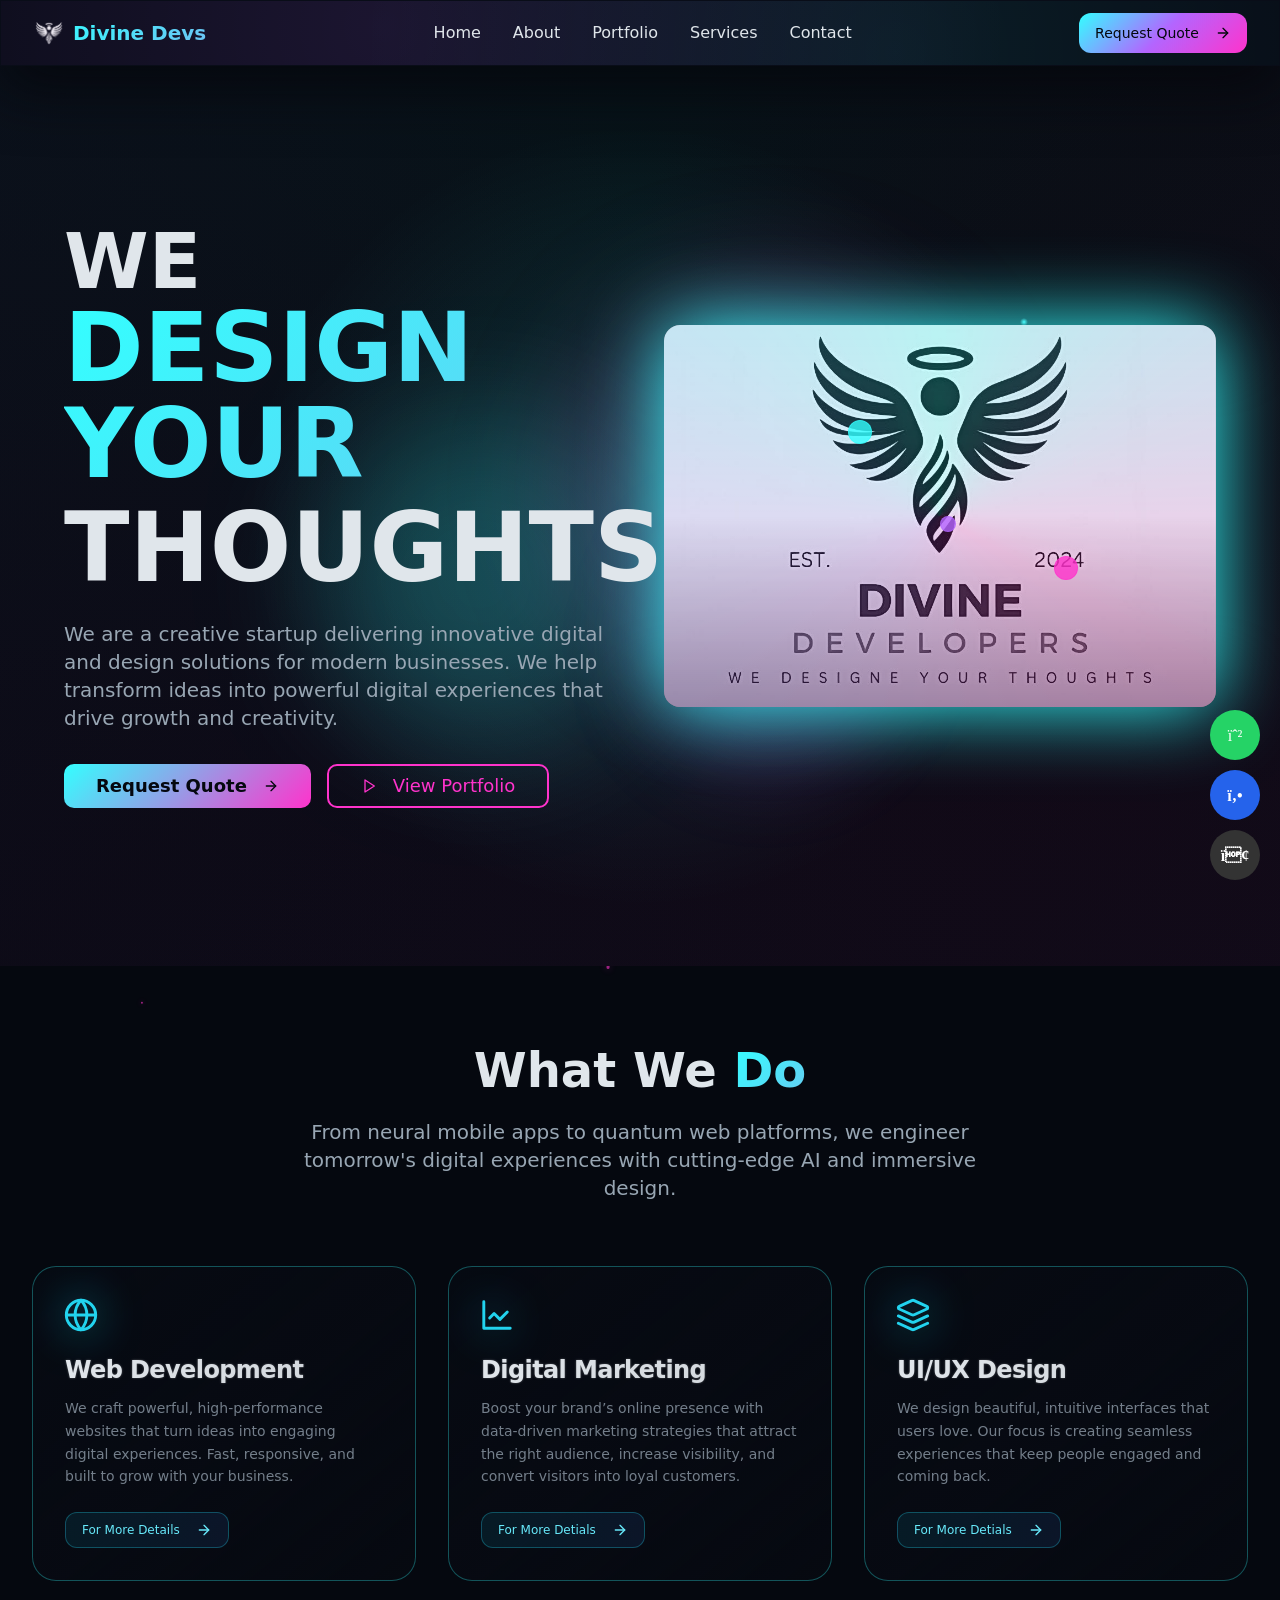
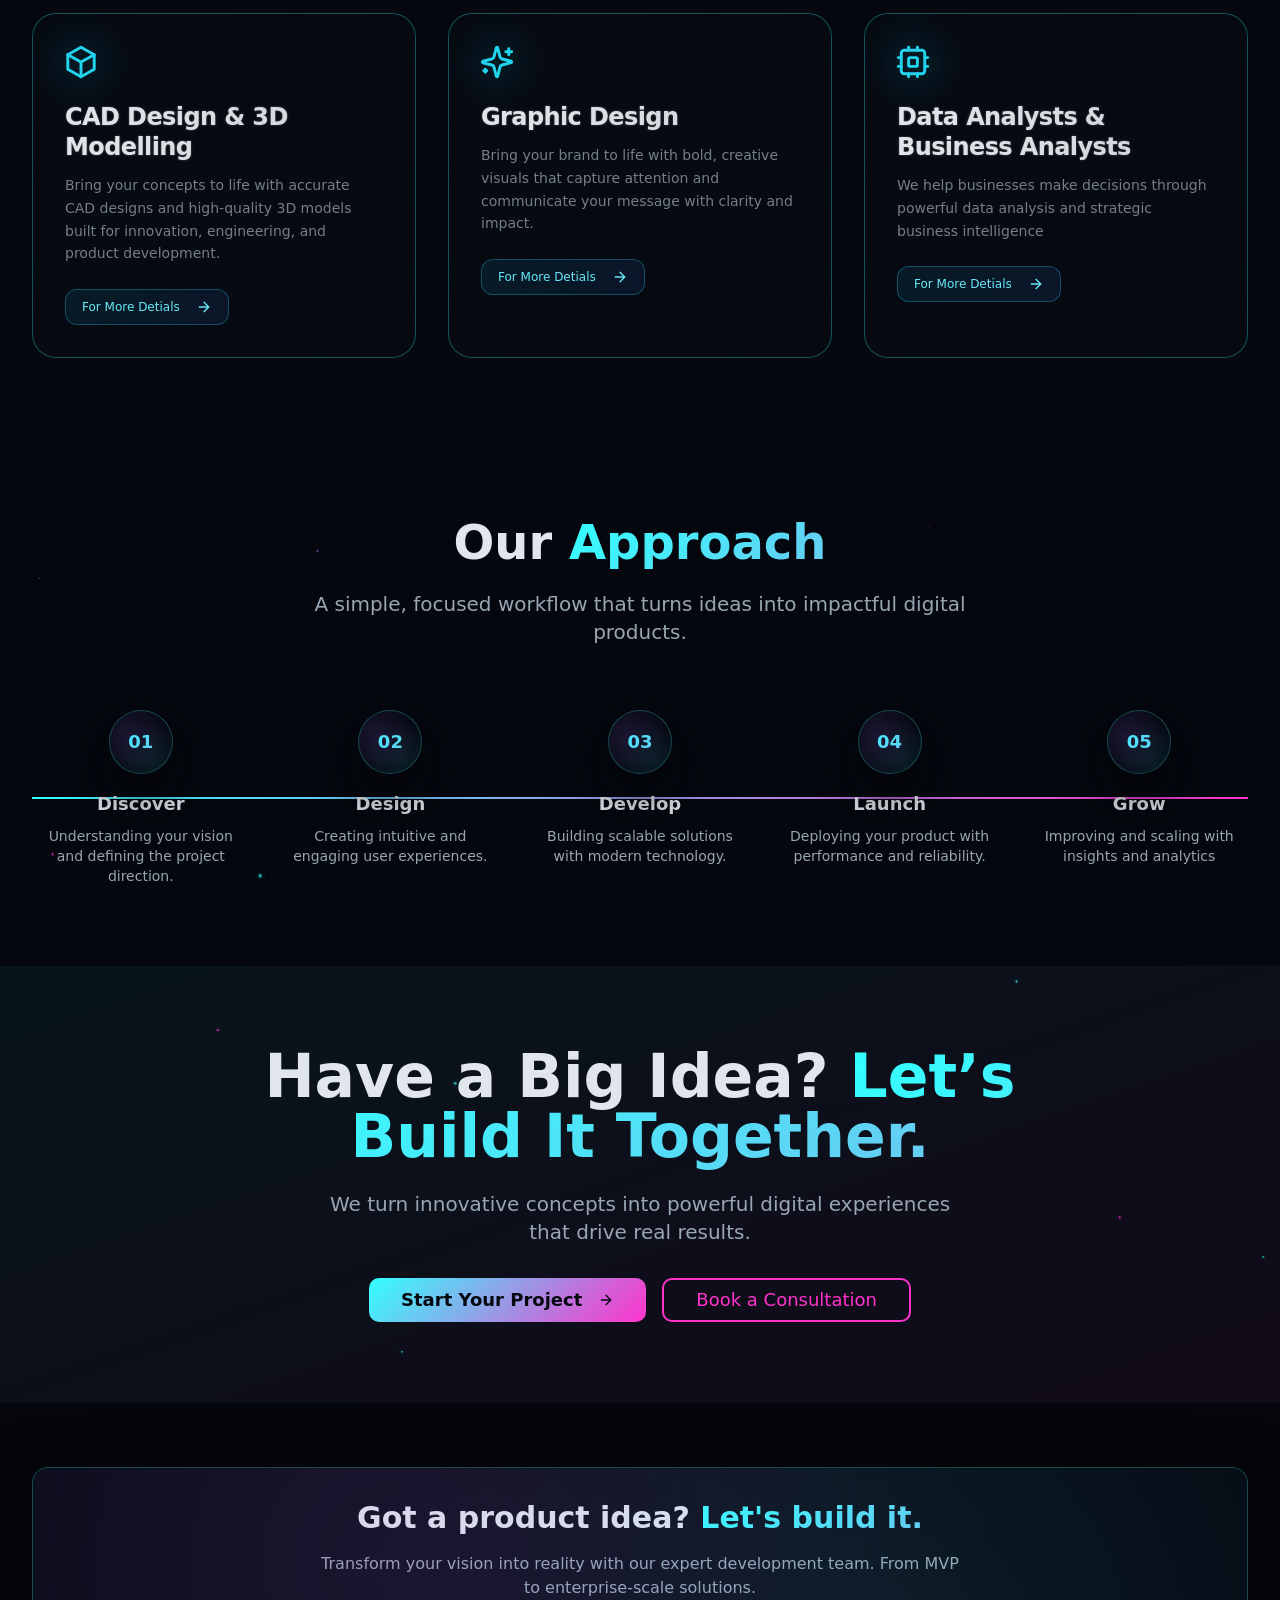
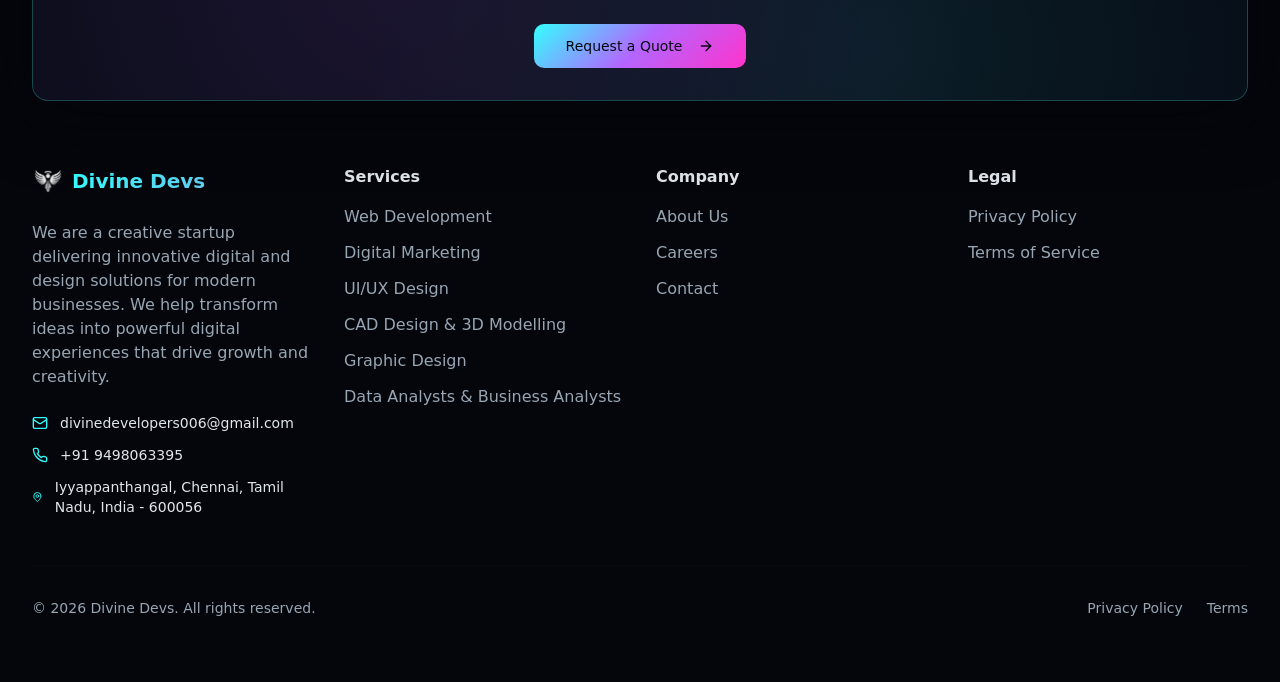
<file: index.html>
<html lang="en" class="dark" style="color-scheme: dark">
  <head>
    <meta charset="UTF-8" />
    <meta name="viewport" content="width=device-width, initial-scale=1.0" />

    <title>Divine Devs</title>
    <!-- Font Awesome -->
    <link rel="stylesheet" href="https://cdnjs.cloudflare.com/ajax/libs/font-awesome/6.5.0/css/all.min.css">

    <link rel="stylesheet" crossorigin="" href="styles.css" />
    <style type="text/css">
      :where(html[dir="ltr"]),
      :where([data-sonner-toaster][dir="ltr"]) {
        --toast-icon-margin-start: -3px;
        --toast-icon-margin-end: 4px;
        --toast-svg-margin-start: -1px;
        --toast-svg-margin-end: 0px;
        --toast-button-margin-start: auto;
        --toast-button-margin-end: 0;
        --toast-close-button-start: 0;
        --toast-close-button-end: unset;
        --toast-close-button-transform: translate(-35%, -35%);
      }
      :where(html[dir="rtl"]),
      :where([data-sonner-toaster][dir="rtl"]) {
        --toast-icon-margin-start: 4px;
        --toast-icon-margin-end: -3px;
        --toast-svg-margin-start: 0px;
        --toast-svg-margin-end: -1px;
        --toast-button-margin-start: 0;
        --toast-button-margin-end: auto;
        --toast-close-button-start: unset;
        --toast-close-button-end: 0;
        --toast-close-button-transform: translate(35%, -35%);
      }
      :where([data-sonner-toaster]) {
        position: fixed;
        width: var(--width);
        font-family:
          ui-sans-serif,
          system-ui,
          -apple-system,
          BlinkMacSystemFont,
          Segoe UI,
          Roboto,
          Helvetica Neue,
          Arial,
          Noto Sans,
          sans-serif,
          Apple Color Emoji,
          Segoe UI Emoji,
          Segoe UI Symbol,
          Noto Color Emoji;
        --gray1: hsl(0, 0%, 99%);
        --gray2: hsl(0, 0%, 97.3%);
        --gray3: hsl(0, 0%, 95.1%);
        --gray4: hsl(0, 0%, 93%);
        --gray5: hsl(0, 0%, 90.9%);
        --gray6: hsl(0, 0%, 88.7%);
        --gray7: hsl(0, 0%, 85.8%);
        --gray8: hsl(0, 0%, 78%);
        --gray9: hsl(0, 0%, 56.1%);
        --gray10: hsl(0, 0%, 52.3%);
        --gray11: hsl(0, 0%, 43.5%);
        --gray12: hsl(0, 0%, 9%);
        --border-radius: 8px;
        box-sizing: border-box;
        padding: 0;
        margin: 0;
        list-style: none;
        outline: none;
        z-index: 999999999;
        transition: transform 0.4s ease;
      }
      :where([data-sonner-toaster][data-lifted="true"]) {
        transform: translateY(-10px);
      }
      @media (hover: none) and (pointer: coarse) {
        :where([data-sonner-toaster][data-lifted="true"]) {
          transform: none;
        }
      }
      :where([data-sonner-toaster][data-x-position="right"]) {
        right: var(--offset-right);
      }
      :where([data-sonner-toaster][data-x-position="left"]) {
        left: var(--offset-left);
      }
      :where([data-sonner-toaster][data-x-position="center"]) {
        left: 50%;
        transform: translate(-50%);
      }
      :where([data-sonner-toaster][data-y-position="top"]) {
        top: var(--offset-top);
      }
      :where([data-sonner-toaster][data-y-position="bottom"]) {
        bottom: var(--offset-bottom);
      }
      :where([data-sonner-toast]) {
        --y: translateY(100%);
        --lift-amount: calc(var(--lift) * var(--gap));
        z-index: var(--z-index);
        position: absolute;
        opacity: 0;
        transform: var(--y);
        filter: blur(0);
        touch-action: none;
        transition:
          transform 0.4s,
          opacity 0.4s,
          height 0.4s,
          box-shadow 0.2s;
        box-sizing: border-box;
        outline: none;
        overflow-wrap: anywhere;
      }
      :where([data-sonner-toast][data-styled="true"]) {
        padding: 16px;
        background: var(--normal-bg);
        border: 1px solid var(--normal-border);
        color: var(--normal-text);
        border-radius: var(--border-radius);
        box-shadow: 0 4px 12px #0000001a;
        width: var(--width);
        font-size: 13px;
        display: flex;
        align-items: center;
        gap: 6px;
      }
      :where([data-sonner-toast]:focus-visible) {
        box-shadow:
          0 4px 12px #0000001a,
          0 0 0 2px #0003;
      }
      :where([data-sonner-toast][data-y-position="top"]) {
        top: 0;
        --y: translateY(-100%);
        --lift: 1;
        --lift-amount: calc(1 * var(--gap));
      }
      :where([data-sonner-toast][data-y-position="bottom"]) {
        bottom: 0;
        --y: translateY(100%);
        --lift: -1;
        --lift-amount: calc(var(--lift) * var(--gap));
      }
      :where([data-sonner-toast]) :where([data-description]) {
        font-weight: 400;
        line-height: 1.4;
        color: inherit;
      }
      :where([data-sonner-toast]) :where([data-title]) {
        font-weight: 500;
        line-height: 1.5;
        color: inherit;
      }
      :where([data-sonner-toast]) :where([data-icon]) {
        display: flex;
        height: 16px;
        width: 16px;
        position: relative;
        justify-content: flex-start;
        align-items: center;
        flex-shrink: 0;
        margin-left: var(--toast-icon-margin-start);
        margin-right: var(--toast-icon-margin-end);
      }
      :where([data-sonner-toast][data-promise="true"])
        :where([data-icon])
        > svg {
        opacity: 0;
        transform: scale(0.8);
        transform-origin: center;
        animation: sonner-fade-in 0.3s ease forwards;
      }
      :where([data-sonner-toast]) :where([data-icon]) > * {
        flex-shrink: 0;
      }
      :where([data-sonner-toast]) :where([data-icon]) svg {
        margin-left: var(--toast-svg-margin-start);
        margin-right: var(--toast-svg-margin-end);
      }
      :where([data-sonner-toast]) :where([data-content]) {
        display: flex;
        flex-direction: column;
        gap: 2px;
      }
      [data-sonner-toast][data-styled="true"] [data-button] {
        border-radius: 4px;
        padding-left: 8px;
        padding-right: 8px;
        height: 24px;
        font-size: 12px;
        color: var(--normal-bg);
        background: var(--normal-text);
        margin-left: var(--toast-button-margin-start);
        margin-right: var(--toast-button-margin-end);
        border: none;
        cursor: pointer;
        outline: none;
        display: flex;
        align-items: center;
        flex-shrink: 0;
        transition:
          opacity 0.4s,
          box-shadow 0.2s;
      }
      :where([data-sonner-toast]) :where([data-button]):focus-visible {
        box-shadow: 0 0 0 2px #0006;
      }
      :where([data-sonner-toast]) :where([data-button]):first-of-type {
        margin-left: var(--toast-button-margin-start);
        margin-right: var(--toast-button-margin-end);
      }
      :where([data-sonner-toast]) :where([data-cancel]) {
        color: var(--normal-text);
        background: rgba(0, 0, 0, 0.08);
      }
      :where([data-sonner-toast][data-theme="dark"]) :where([data-cancel]) {
        background: rgba(255, 255, 255, 0.3);
      }
      :where([data-sonner-toast]) :where([data-close-button]) {
        position: absolute;
        left: var(--toast-close-button-start);
        right: var(--toast-close-button-end);
        top: 0;
        height: 20px;
        width: 20px;
        display: flex;
        justify-content: center;
        align-items: center;
        padding: 0;
        color: var(--gray12);
        border: 1px solid var(--gray4);
        transform: var(--toast-close-button-transform);
        border-radius: 50%;
        cursor: pointer;
        z-index: 1;
        transition:
          opacity 0.1s,
          background 0.2s,
          border-color 0.2s;
      }
      [data-sonner-toast] [data-close-button] {
        background: var(--gray1);
      }
      :where([data-sonner-toast]) :where([data-close-button]):focus-visible {
        box-shadow:
          0 4px 12px #0000001a,
          0 0 0 2px #0003;
      }
      :where([data-sonner-toast]) :where([data-disabled="true"]) {
        cursor: not-allowed;
      }
      :where([data-sonner-toast]):hover :where([data-close-button]):hover {
        background: var(--gray2);
        border-color: var(--gray5);
      }
      :where([data-sonner-toast][data-swiping="true"]):before {
        content: "";
        position: absolute;
        left: -50%;
        right: -50%;
        height: 100%;
        z-index: -1;
      }
      :where(
        [data-sonner-toast][data-y-position="top"][data-swiping="true"]
      ):before {
        bottom: 50%;
        transform: scaleY(3) translateY(50%);
      }
      :where(
        [data-sonner-toast][data-y-position="bottom"][data-swiping="true"]
      ):before {
        top: 50%;
        transform: scaleY(3) translateY(-50%);
      }
      :where(
        [data-sonner-toast][data-swiping="false"][data-removed="true"]
      ):before {
        content: "";
        position: absolute;
        inset: 0;
        transform: scaleY(2);
      }
      :where([data-sonner-toast]):after {
        content: "";
        position: absolute;
        left: 0;
        height: calc(var(--gap) + 1px);
        bottom: 100%;
        width: 100%;
      }
      :where([data-sonner-toast][data-mounted="true"]) {
        --y: translateY(0);
        opacity: 1;
      }
      :where([data-sonner-toast][data-expanded="false"][data-front="false"]) {
        --scale: var(--toasts-before) * 0.05 + 1;
        --y: translateY(calc(var(--lift-amount) * var(--toasts-before)))
          scale(calc(-1 * var(--scale)));
        height: var(--front-toast-height);
      }
      :where([data-sonner-toast]) > * {
        transition: opacity 0.4s;
      }
      :where(
          [data-sonner-toast][data-expanded="false"][data-front="false"][data-styled="true"]
        )
        > * {
        opacity: 0;
      }
      :where([data-sonner-toast][data-visible="false"]) {
        opacity: 0;
        pointer-events: none;
      }
      :where([data-sonner-toast][data-mounted="true"][data-expanded="true"]) {
        --y: translateY(calc(var(--lift) * var(--offset)));
        height: var(--initial-height);
      }
      :where(
        [data-sonner-toast][data-removed="true"][data-front="true"][data-swipe-out="false"]
      ) {
        --y: translateY(calc(var(--lift) * -100%));
        opacity: 0;
      }
      :where(
        [data-sonner-toast][data-removed="true"][data-front="false"][data-swipe-out="false"][data-expanded="true"]
      ) {
        --y: translateY(
          calc(var(--lift) * var(--offset) + var(--lift) * -100%)
        );
        opacity: 0;
      }
      :where(
        [data-sonner-toast][data-removed="true"][data-front="false"][data-swipe-out="false"][data-expanded="false"]
      ) {
        --y: translateY(40%);
        opacity: 0;
        transition:
          transform 0.5s,
          opacity 0.2s;
      }
      :where(
        [data-sonner-toast][data-removed="true"][data-front="false"]
      ):before {
        height: calc(var(--initial-height) + 20%);
      }
      [data-sonner-toast][data-swiping="true"] {
        transform: var(--y) translateY(var(--swipe-amount-y, 0px))
          translate(var(--swipe-amount-x, 0px));
        transition: none;
      }
      [data-sonner-toast][data-swiped="true"] {
        user-select: none;
      }
      [data-sonner-toast][data-swipe-out="true"][data-y-position="bottom"],
      [data-sonner-toast][data-swipe-out="true"][data-y-position="top"] {
        animation-duration: 0.2s;
        animation-timing-function: ease-out;
        animation-fill-mode: forwards;
      }
      [data-sonner-toast][data-swipe-out="true"][data-swipe-direction="left"] {
        animation-name: swipe-out-left;
      }
      [data-sonner-toast][data-swipe-out="true"][data-swipe-direction="right"] {
        animation-name: swipe-out-right;
      }
      [data-sonner-toast][data-swipe-out="true"][data-swipe-direction="up"] {
        animation-name: swipe-out-up;
      }
      [data-sonner-toast][data-swipe-out="true"][data-swipe-direction="down"] {
        animation-name: swipe-out-down;
      }
      @keyframes swipe-out-left {
        0% {
          transform: var(--y) translate(var(--swipe-amount-x));
          opacity: 1;
        }
        to {
          transform: var(--y) translate(calc(var(--swipe-amount-x) - 100%));
          opacity: 0;
        }
      }
      @keyframes swipe-out-right {
        0% {
          transform: var(--y) translate(var(--swipe-amount-x));
          opacity: 1;
        }
        to {
          transform: var(--y) translate(calc(var(--swipe-amount-x) + 100%));
          opacity: 0;
        }
      }
      @keyframes swipe-out-up {
        0% {
          transform: var(--y) translateY(var(--swipe-amount-y));
          opacity: 1;
        }
        to {
          transform: var(--y) translateY(calc(var(--swipe-amount-y) - 100%));
          opacity: 0;
        }
      }
      @keyframes swipe-out-down {
        0% {
          transform: var(--y) translateY(var(--swipe-amount-y));
          opacity: 1;
        }
        to {
          transform: var(--y) translateY(calc(var(--swipe-amount-y) + 100%));
          opacity: 0;
        }
      }
      @media (max-width: 600px) {
        [data-sonner-toaster] {
          position: fixed;
          right: var(--mobile-offset-right);
          left: var(--mobile-offset-left);
          width: 100%;
        }
        [data-sonner-toaster][dir="rtl"] {
          left: calc(var(--mobile-offset-left) * -1);
        }
        [data-sonner-toaster] [data-sonner-toast] {
          left: 0;
          right: 0;
          width: calc(100% - var(--mobile-offset-left) * 2);
        }
        [data-sonner-toaster][data-x-position="left"] {
          left: var(--mobile-offset-left);
        }
        [data-sonner-toaster][data-y-position="bottom"] {
          bottom: var(--mobile-offset-bottom);
        }
        [data-sonner-toaster][data-y-position="top"] {
          top: var(--mobile-offset-top);
        }
        [data-sonner-toaster][data-x-position="center"] {
          left: var(--mobile-offset-left);
          right: var(--mobile-offset-right);
          transform: none;
        }
      }
      [data-sonner-toaster][data-theme="light"] {
        --normal-bg: #fff;
        --normal-border: var(--gray4);
        --normal-text: var(--gray12);
        --success-bg: hsl(143, 85%, 96%);
        --success-border: hsl(145, 92%, 91%);
        --success-text: hsl(140, 100%, 27%);
        --info-bg: hsl(208, 100%, 97%);
        --info-border: hsl(221, 91%, 91%);
        --info-text: hsl(210, 92%, 45%);
        --warning-bg: hsl(49, 100%, 97%);
        --warning-border: hsl(49, 91%, 91%);
        --warning-text: hsl(31, 92%, 45%);
        --error-bg: hsl(359, 100%, 97%);
        --error-border: hsl(359, 100%, 94%);
        --error-text: hsl(360, 100%, 45%);
      }
      [data-sonner-toaster][data-theme="light"]
        [data-sonner-toast][data-invert="true"] {
        --normal-bg: #000;
        --normal-border: hsl(0, 0%, 20%);
        --normal-text: var(--gray1);
      }
      [data-sonner-toaster][data-theme="dark"]
        [data-sonner-toast][data-invert="true"] {
        --normal-bg: #fff;
        --normal-border: var(--gray3);
        --normal-text: var(--gray12);
      }
      [data-sonner-toaster][data-theme="dark"] {
        --normal-bg: #000;
        --normal-bg-hover: hsl(0, 0%, 12%);
        --normal-border: hsl(0, 0%, 20%);
        --normal-border-hover: hsl(0, 0%, 25%);
        --normal-text: var(--gray1);
        --success-bg: hsl(150, 100%, 6%);
        --success-border: hsl(147, 100%, 12%);
        --success-text: hsl(150, 86%, 65%);
        --info-bg: hsl(215, 100%, 6%);
        --info-border: hsl(223, 100%, 12%);
        --info-text: hsl(216, 87%, 65%);
        --warning-bg: hsl(64, 100%, 6%);
        --warning-border: hsl(60, 100%, 12%);
        --warning-text: hsl(46, 87%, 65%);
        --error-bg: hsl(358, 76%, 10%);
        --error-border: hsl(357, 89%, 16%);
        --error-text: hsl(358, 100%, 81%);
      }
      [data-sonner-toaster][data-theme="dark"]
        [data-sonner-toast]
        [data-close-button] {
        background: var(--normal-bg);
        border-color: var(--normal-border);
        color: var(--normal-text);
      }
      [data-sonner-toaster][data-theme="dark"]
        [data-sonner-toast]
        [data-close-button]:hover {
        background: var(--normal-bg-hover);
        border-color: var(--normal-border-hover);
      }
      [data-rich-colors="true"][data-sonner-toast][data-type="success"],
      [data-rich-colors="true"][data-sonner-toast][data-type="success"]
        [data-close-button] {
        background: var(--success-bg);
        border-color: var(--success-border);
        color: var(--success-text);
      }
      [data-rich-colors="true"][data-sonner-toast][data-type="info"],
      [data-rich-colors="true"][data-sonner-toast][data-type="info"]
        [data-close-button] {
        background: var(--info-bg);
        border-color: var(--info-border);
        color: var(--info-text);
      }
      [data-rich-colors="true"][data-sonner-toast][data-type="warning"],
      [data-rich-colors="true"][data-sonner-toast][data-type="warning"]
        [data-close-button] {
        background: var(--warning-bg);
        border-color: var(--warning-border);
        color: var(--warning-text);
      }
      [data-rich-colors="true"][data-sonner-toast][data-type="error"],
      [data-rich-colors="true"][data-sonner-toast][data-type="error"]
        [data-close-button] {
        background: var(--error-bg);
        border-color: var(--error-border);
        color: var(--error-text);
      }
      .sonner-loading-wrapper {
        --size: 16px;
        height: var(--size);
        width: var(--size);
        position: absolute;
        inset: 0;
        z-index: 10;
      }
      .sonner-loading-wrapper[data-visible="false"] {
        transform-origin: center;
        animation: sonner-fade-out 0.2s ease forwards;
      }
      .sonner-spinner {
        position: relative;
        top: 50%;
        left: 50%;
        height: var(--size);
        width: var(--size);
      }
      .sonner-loading-bar {
        animation: sonner-spin 1.2s linear infinite;
        background: var(--gray11);
        border-radius: 6px;
        height: 8%;
        left: -10%;
        position: absolute;
        top: -3.9%;
        width: 24%;
      }
      .sonner-loading-bar:nth-child(1) {
        animation-delay: -1.2s;
        transform: rotate(0.0001deg) translate(146%);
      }
      .sonner-loading-bar:nth-child(2) {
        animation-delay: -1.1s;
        transform: rotate(30deg) translate(146%);
      }
      .sonner-loading-bar:nth-child(3) {
        animation-delay: -1s;
        transform: rotate(60deg) translate(146%);
      }
      .sonner-loading-bar:nth-child(4) {
        animation-delay: -0.9s;
        transform: rotate(90deg) translate(146%);
      }
      .sonner-loading-bar:nth-child(5) {
        animation-delay: -0.8s;
        transform: rotate(120deg) translate(146%);
      }
      .sonner-loading-bar:nth-child(6) {
        animation-delay: -0.7s;
        transform: rotate(150deg) translate(146%);
      }
      .sonner-loading-bar:nth-child(7) {
        animation-delay: -0.6s;
        transform: rotate(180deg) translate(146%);
      }
      .sonner-loading-bar:nth-child(8) {
        animation-delay: -0.5s;
        transform: rotate(210deg) translate(146%);
      }
      .sonner-loading-bar:nth-child(9) {
        animation-delay: -0.4s;
        transform: rotate(240deg) translate(146%);
      }
      .sonner-loading-bar:nth-child(10) {
        animation-delay: -0.3s;
        transform: rotate(270deg) translate(146%);
      }
      .sonner-loading-bar:nth-child(11) {
        animation-delay: -0.2s;
        transform: rotate(300deg) translate(146%);
      }
      .sonner-loading-bar:nth-child(12) {
        animation-delay: -0.1s;
        transform: rotate(330deg) translate(146%);
      }
      @keyframes sonner-fade-in {
        0% {
          opacity: 0;
          transform: scale(0.8);
        }
        to {
          opacity: 1;
          transform: scale(1);
        }
      }
      @keyframes sonner-fade-out {
        0% {
          opacity: 1;
          transform: scale(1);
        }
        to {
          opacity: 0;
          transform: scale(0.8);
        }
      }
      @keyframes sonner-spin {
        0% {
          opacity: 1;
        }
        to {
          opacity: 0.15;
        }
      }
      @media (prefers-reduced-motion) {
        [data-sonner-toast],
        [data-sonner-toast] > *,
        .sonner-loading-bar {
          transition: none !important;
          animation: none !important;
        }
      }
      .sonner-loader {
        position: absolute;
        top: 50%;
        left: 50%;
        transform: translate(-50%, -50%);
        transform-origin: center;
        transition:
          opacity 0.2s,
          transform 0.2s;
      }
      .sonner-loader[data-visible="false"] {
        opacity: 0;
        transform: scale(0.8) translate(-50%, -50%);
      }
    </style>

    <meta property="og:type" content="website" data-rh="true" />
    <meta property="og:image" content="/assets/og-image.jpg" data-rh="true" />
    <meta property="og:site_name" content="Divine Devs" data-rh="true" />

    <meta name="twitter:card" content="summary_large_image" data-rh="true" />
    <meta name="twitter:image" content="/assets/og-image.jpg" data-rh="true" />

    <link rel="canonical" href="https://divinedevs.com/" data-rh="true" />

    <meta
      name="description"
      content="Divine Devs provides professional web development, mobile app development, custom software, and digital solutions to help businesses grow online."
      data-rh="true"
    />

    <meta
      name="keywords"
      content="Divine Devs, web development, mobile app development, custom software, ecommerce development, UI UX design, software development company"
      data-rh="true"
    />

    <meta
      property="og:title"
      content="Divine Devs | Web Development & Mobile App Solutions"
      data-rh="true"
    />

    <meta
      property="og:description"
      content="Divine Devs offers expert web development, mobile app development, custom software solutions, and digital services to transform your business."
      data-rh="true"
    />

    <meta property="og:url" content="https://divinedevs.com/" data-rh="true" />

    <meta
      name="twitter:title"
      content="Divine Devs | Web Development & Mobile App Solutions"
      data-rh="true"
    />

    <meta
      name="twitter:description"
      content="Expert web development, mobile apps, and custom software solutions from Divine Devs."
      data-rh="true"
    />

    <script type="application/ld+json" data-rh="true">
      {
        "@context": "https://schema.org",
        "@graph": [
          {
            "@type": "Organization",
            "name": "Divine Devs",
            "description": "Professional web development, mobile app development, and custom software solutions for modern businesses.",
            "url": "https://divinedevs.com",
            "logo": "https://divinedevs.com/favicon.ico",
            "contactPoint": {
              "@type": "ContactPoint",
              "contactType": "Sales",
              "email": "info@divinedevs.com"
            },
            "sameAs": [
              "https://www.linkedin.com/company/divinedevs",
              "https://twitter.com/divinedevs"
            ]
          },
          {
            "@type": "WebSite",
            "name": "Divine Devs",
            "url": "https://divinedevs.com",
            "potentialAction": {
              "@type": "SearchAction",
              "target": "https://divinedevs.com/search?q={search_term_string}",
              "query-input": "required name=search_term_string"
            }
          }
        ]
      }
    </script>
  </head>

  <body>

    <div id="root">
      <script>
        !(function () {
          var d = document.documentElement,
            c = d.classList;
          c.remove("light", "dark");
          d.style.colorScheme = "dark";
          c.add("dark");
        })();
      </script>
      <div
        role="region"
        aria-label="Notifications (F8)"
        tabindex="-1"
        style="pointer-events: none"
      >
        <ol
          tabindex="-1"
          class="fixed top-0 z-[100] flex max-h-screen w-full flex-col-reverse p-4 sm:bottom-0 sm:right-0 sm:top-auto sm:flex-col md:max-w-[420px]"
        ></ol>
      </div>
      <section
        aria-label="Notifications alt+T"
        tabindex="-1"
        aria-live="polite"
        aria-relevant="additions text"
        aria-atomic="false"
      ></section>
      <div class="min-h-screen flex flex-col relative" >

        <header class="sticky top-0 z-50 glass-elevated border-b border-border/20">
          <div class="container mx-auto px-4 sm:px-6 lg:px-8">
            <div class="flex justify-between items-center h-16">
              <a class="flex items-center space-x-2 group" href="/"> 
                <div class="w-8 h-8 black rounded-lg flex items-center justify-center group-hover:animate-pulse-glow transition-all">
                <image src="logo/image-removebg-preview.png" alt="Divine Devs Logo" class="w-10 h-15" />
                </div>
                <span class="text-xl font-heading font-bold gradient-text">Divine Devs</span>
                  </a>
              <nav class="hidden md:flex items-center space-x-8">
                <a class="text-foreground hover:text-primary transition-colors duration-200 font-medium relative group"
                  href="index.html"
                  >Home<span
                    class="absolute inset-x-0 bottom-0 h-0.5 bg-gradient-primary scale-x-0 group-hover:scale-x-100 transition-transform duration-300 origin-left"
                  ></span></a
                ><a
                  class="text-foreground hover:text-primary transition-colors duration-200 font-medium relative group"
                  href="about.html"
                  >About<span
                    class="absolute inset-x-0 bottom-0 h-0.5 bg-gradient-primary scale-x-0 group-hover:scale-x-100 transition-transform duration-300 origin-left"
                  ></span></a
                ><a
                  class="text-foreground hover:text-primary transition-colors duration-200 font-medium relative group"
                  href="project.html"
                  >Portfolio<span
                    class="absolute inset-x-0 bottom-0 h-0.5 bg-gradient-primary scale-x-0 group-hover:scale-x-100 transition-transform duration-300 origin-left"
                  ></span></a
                ><a
                  class="text-foreground hover:text-primary transition-colors duration-200 font-medium relative group"
                  href="service.html"
                  >Services<span
                    class="absolute inset-x-0 bottom-0 h-0.5 bg-gradient-primary scale-x-0 group-hover:scale-x-100 transition-transform duration-300 origin-left"
                  ></span></a
                ><a
                  class="text-foreground hover:text-primary transition-colors duration-200 font-medium relative group"
                  href="contact.html"
                  >Contact<span
                    class="absolute inset-x-0 bottom-0 h-0.5 bg-gradient-primary scale-x-0 group-hover:scale-x-100 transition-transform duration-300 origin-left"
                  ></span
                ></a>
              </nav>
              <div class="hidden md:flex items-center">
                <a href="contact.html">
                  <button
                    class="inline-flex items-center justify-center gap-2 whitespace-nowrap rounded-xl text-sm font-medium focus-visible:outline-none focus-visible:ring-2 focus-visible:ring-ring focus-visible:ring-offset-2 disabled:pointer-events-none disabled:opacity-50 [&amp;_svg]:pointer-events-none [&amp;_svg]:size-4 [&amp;_svg]:shrink-0 relative overflow-hidden text-primary-foreground hover:bg-primary/90 h-10 px-4 py-2 bg-gradient-hero hover:shadow-glow transition-all duration-300 group">
                    Request Quote<svg
                      xmlns="http://www.w3.org/2000/svg"
                      width="24"
                      height="24"
                      viewBox="0 0 24 24"
                      fill="none"
                      stroke="currentColor"
                      stroke-width="2"
                      stroke-linecap="round"
                      stroke-linejoin="round"
                      class="lucide lucide-arrow-right ml-2 h-4 w-4 group-hover:translate-x-1 transition-transform">
                      <path d="M5 12h14"></path>
                      <path d="m12 5 7 7-7 7"></path>
                    </svg></button></a>
              </div>
              <div class="md:hidden">
                <button
                  class="inline-flex items-center justify-center gap-2 whitespace-nowrap rounded-xl text-sm font-medium transition-all duration-300 focus-visible:outline-none focus-visible:ring-2 focus-visible:ring-ring focus-visible:ring-offset-2 disabled:pointer-events-none disabled:opacity-50 [&amp;_svg]:pointer-events-none [&amp;_svg]:size-4 [&amp;_svg]:shrink-0 relative overflow-hidden hover:text-accent-foreground h-10 w-10 hover:bg-primary/10"
                >
                  <svg
                    xmlns="http://www.w3.org/2000/svg"
                    width="24"
                    height="24"
                    viewBox="0 0 24 24"
                    fill="none"
                    stroke="currentColor"
                    stroke-width="2"
                    stroke-linecap="round"
                    stroke-linejoin="round"
                    class="lucide lucide-menu h-6 w-6"
                  >
                    <line x1="4" x2="20" y1="12" y2="12"></line>
                    <line x1="4" x2="20" y1="6" y2="6"></line>
                    <line x1="4" x2="20" y1="18" y2="18"></line>
                  </svg>
                </button>
              </div>
            </div>
          </div>
        </header>
        
        <main class="flex-1">
          <div class="overflow-hidden relative">
            <div class="cyber-cursor" style="left: 1020px; top: 318px"></div>
            <div class="parallax-particles fixed inset-0 z-0">
              <div
                class="parallax-particle"
                style="
                  left: 2.94835%;
                  top: 71.9201%;
                  width: 1.73573px;
                  height: 1.73573px;
                  background-color: hsl(var(--neon-cyan) / 0.6);
                  box-shadow: 0 0 3.4714516710050565px
                    hsl(var(--neon-cyan) / 0.4);
                  transform: translate(0.639458px, -0.140773px);
                  transition: transform 0.3s ease-out;
                "
              ></div>
              <div
                class="parallax-particle"
                style="
                  left: 72.4713%;
                  top: 70.1522%;
                  width: 1.61561px;
                  height: 1.61561px;
                  background-color: hsl(var(--neon-magenta) / 0.6);
                  box-shadow: 0 0 3.2312152908274996px
                    hsl(var(--neon-magenta) / 0.4);
                  transform: translate(0.774px, -0.170391px);
                  transition: transform 0.3s ease-out;
                "
              ></div>
              <div
                class="parallax-particle"
                style="
                  left: 20.1254%;
                  top: 82.018%;
                  width: 3.84207px;
                  height: 3.84207px;
                  background-color: hsl(var(--neon-cyan) / 0.6);
                  box-shadow: 0 0 7.68413256064089px hsl(var(--neon-cyan) / 0.4);
                  transform: translate(0.657942px, -0.144842px);
                  transition: transform 0.3s ease-out;
                "
              ></div>
              <div
                class="parallax-particle"
                style="
                  left: 87.3251%;
                  top: 93.6623%;
                  width: 2.59445px;
                  height: 2.59445px;
                  background-color: hsl(var(--neon-magenta) / 0.6);
                  box-shadow: 0 0 5.188899215352743px
                    hsl(var(--neon-magenta) / 0.4);
                  transform: translate(0.656768px, -0.144583px);
                  transition: transform 0.3s ease-out;
                "
              ></div>
              <div
                class="parallax-particle"
                style="
                  left: 33.2819%;
                  top: 18.5216%;
                  width: 3.9477px;
                  height: 3.9477px;
                  background-color: hsl(var(--neon-cyan) / 0.6);
                  box-shadow: 0 0 7.895405082941737px
                    hsl(var(--neon-cyan) / 0.4);
                  transform: translate(0.717849px, -0.15803px);
                  transition: transform 0.3s ease-out;
                "
              ></div>
              <div
                class="parallax-particle"
                style="
                  left: 56.7309%;
                  top: 55.2744%;
                  width: 1.04439px;
                  height: 1.04439px;
                  background-color: hsl(var(--accent) / 0.6);
                  box-shadow: 0 0 2.0887772838084744px hsl(var(--accent) / 0.4);
                  transform: translate(0.747236px, -0.164499px);
                  transition: transform 0.3s ease-out;
                "
              ></div>
              <div
                class="parallax-particle"
                style="
                  left: 3.95401%;
                  top: 81.3082%;
                  width: 2.41753px;
                  height: 2.41753px;
                  background-color: hsl(var(--neon-magenta) / 0.6);
                  box-shadow: 0 0 4.835063337666235px
                    hsl(var(--neon-magenta) / 0.4);
                  transform: translate(0.667279px, -0.146897px);
                  transition: transform 0.3s ease-out;
                "
              ></div>
              <div
                class="parallax-particle"
                style="
                  left: 14.9243%;
                  top: 17.9265%;
                  width: 2.90531px;
                  height: 2.90531px;
                  background-color: hsl(var(--neon-magenta) / 0.6);
                  box-shadow: 0 0 5.810614691048814px
                    hsl(var(--neon-magenta) / 0.4);
                  transform: translate(0.638939px, -0.140659px);
                  transition: transform 0.3s ease-out;
                "
              ></div>
              <div
                class="parallax-particle"
                style="
                  left: 91.7217%;
                  top: 19.3591%;
                  width: 2.52351px;
                  height: 2.52351px;
                  background-color: hsl(var(--neon-cyan) / 0.6);
                  box-shadow: 0 0 5.047013467350773px
                    hsl(var(--neon-cyan) / 0.4);
                  transform: translate(0.920707px, -0.202688px);
                  transition: transform 0.3s ease-out;
                "
              ></div>
              <div
                class="parallax-particle"
                style="
                  left: 15.628%;
                  top: 2.98512%;
                  width: 1.46468px;
                  height: 1.46468px;
                  background-color: hsl(var(--accent) / 0.6);
                  box-shadow: 0 0 2.929354548293298px hsl(var(--accent) / 0.4);
                  transform: translate(0.97533px, -0.214713px);
                  transition: transform 0.3s ease-out;
                "
              ></div>
              <div
                class="parallax-particle"
                style="
                  left: 22.9294%;
                  top: 5.98588%;
                  width: 3.31442px;
                  height: 3.31442px;
                  background-color: hsl(var(--accent) / 0.6);
                  box-shadow: 0 0 6.628836880593996px hsl(var(--accent) / 0.4);
                  transform: translate(0.228879px, -0.0503863px);
                  transition: transform 0.3s ease-out;
                "
              ></div>
              <div
                class="parallax-particle"
                style="
                  left: 17.5856%;
                  top: 58.132%;
                  width: 3.37652px;
                  height: 3.37652px;
                  background-color: hsl(var(--accent) / 0.6);
                  box-shadow: 0 0 6.753049563224463px hsl(var(--accent) / 0.4);
                  transform: translate(0.504195px, -0.110995px);
                  transition: transform 0.3s ease-out;
                "
              ></div>
              <div
                class="parallax-particle"
                style="
                  left: 10.908%;
                  top: 31.8647%;
                  width: 2.7628px;
                  height: 2.7628px;
                  background-color: hsl(var(--neon-magenta) / 0.6);
                  box-shadow: 0 0 5.5255996770811935px
                    hsl(var(--neon-magenta) / 0.4);
                  transform: translate(0.937981px, -0.206491px);
                  transition: transform 0.3s ease-out;
                "
              ></div>
              <div
                class="parallax-particle"
                style="
                  left: 76.2136%;
                  top: 45.1434%;
                  width: 3.05412px;
                  height: 3.05412px;
                  background-color: hsl(var(--neon-magenta) / 0.6);
                  box-shadow: 0 0 6.10823646432093px
                    hsl(var(--neon-magenta) / 0.4);
                  transform: translate(0.633526px, -0.139467px);
                  transition: transform 0.3s ease-out;
                "
              ></div>
              <div
                class="parallax-particle"
                style="
                  left: 35.3747%;
                  top: 89.086%;
                  width: 3.36937px;
                  height: 3.36937px;
                  background-color: hsl(var(--neon-cyan) / 0.6);
                  box-shadow: 0 0 6.738736324471047px
                    hsl(var(--neon-cyan) / 0.4);
                  transform: translate(0.731009px, -0.160927px);
                  transition: transform 0.3s ease-out;
                "
              ></div>
              <div
                class="parallax-particle"
                style="
                  left: 68.8236%;
                  top: 61.6993%;
                  width: 1.35102px;
                  height: 1.35102px;
                  background-color: hsl(var(--neon-cyan) / 0.6);
                  box-shadow: 0 0 2.702037989044639px
                    hsl(var(--neon-cyan) / 0.4);
                  transform: translate(0.456603px, -0.100518px);
                  transition: transform 0.3s ease-out;
                "
              ></div>
              <div
                class="parallax-particle"
                style="
                  left: 69.9238%;
                  top: 77.6087%;
                  width: 2.45806px;
                  height: 2.45806px;
                  background-color: hsl(var(--neon-magenta) / 0.6);
                  box-shadow: 0 0 4.916126118267311px
                    hsl(var(--neon-magenta) / 0.4);
                  transform: translate(0.831182px, -0.18298px);
                  transition: transform 0.3s ease-out;
                "
              ></div>
              <div
                class="parallax-particle"
                style="
                  left: 98.5869%;
                  top: 95.0222%;
                  width: 1.85084px;
                  height: 1.85084px;
                  background-color: hsl(var(--neon-cyan) / 0.6);
                  box-shadow: 0 0 3.7016803594670864px
                    hsl(var(--neon-cyan) / 0.4);
                  transform: translate(0.255792px, -0.056311px);
                  transition: transform 0.3s ease-out;
                "
              ></div>
              <div
                class="parallax-particle"
                style="
                  left: 47.3435%;
                  top: 30.6337%;
                  width: 3.4934px;
                  height: 3.4934px;
                  background-color: hsl(var(--neon-magenta) / 0.6);
                  box-shadow: 0 0 6.9868099032951605px
                    hsl(var(--neon-magenta) / 0.4);
                  transform: translate(0.533581px, -0.117465px);
                  transition: transform 0.3s ease-out;
                "
              ></div>
              <div
                class="parallax-particle"
                style="
                  left: 79.2942%;
                  top: 85.6349%;
                  width: 2.43px;
                  height: 2.43px;
                  background-color: hsl(var(--neon-cyan) / 0.6);
                  box-shadow: 0 0 4.860004529459368px
                    hsl(var(--neon-cyan) / 0.4);
                  transform: translate(0.534805px, -0.117734px);
                  transition: transform 0.3s ease-out;
                "
              ></div>
              <div
                class="parallax-particle"
                style="
                  left: 12.5574%;
                  top: 53.313%;
                  width: 1.64844px;
                  height: 1.64844px;
                  background-color: hsl(var(--neon-cyan) / 0.6);
                  box-shadow: 0 0 3.2968726415499137px
                    hsl(var(--neon-cyan) / 0.4);
                  transform: translate(0.178355px, -0.0392636px);
                  transition: transform 0.3s ease-out;
                "
              ></div>
              <div
                class="parallax-particle"
                style="
                  left: 89.5435%;
                  top: 63.6928%;
                  width: 2.59075px;
                  height: 2.59075px;
                  background-color: hsl(var(--neon-cyan) / 0.6);
                  box-shadow: 0 0 5.181500604291363px
                    hsl(var(--neon-cyan) / 0.4);
                  transform: translate(0.987054px, -0.217294px);
                  transition: transform 0.3s ease-out;
                "
              ></div>
              <div
                class="parallax-particle"
                style="
                  left: 87.6448%;
                  top: 14.0324%;
                  width: 3.25536px;
                  height: 3.25536px;
                  background-color: hsl(var(--neon-magenta) / 0.6);
                  box-shadow: 0 0 6.510723246646998px
                    hsl(var(--neon-magenta) / 0.4);
                  transform: translate(0.648713px, -0.14281px);
                  transition: transform 0.3s ease-out;
                "
              ></div>
              <div
                class="parallax-particle"
                style="
                  left: 24.6691%;
                  top: 70.9725%;
                  width: 2.23869px;
                  height: 2.23869px;
                  background-color: hsl(var(--accent) / 0.6);
                  box-shadow: 0 0 4.477381941322978px hsl(var(--accent) / 0.4);
                  transform: translate(0.411083px, -0.0904973px);
                  transition: transform 0.3s ease-out;
                "
              ></div>
              <div
                class="parallax-particle"
                style="
                  left: 31.2412%;
                  top: 98.2469%;
                  width: 2.21622px;
                  height: 2.21622px;
                  background-color: hsl(var(--neon-cyan) / 0.6);
                  box-shadow: 0 0 4.432436933612932px
                    hsl(var(--neon-cyan) / 0.4);
                  transform: translate(0.895001px, -0.197029px);
                  transition: transform 0.3s ease-out;
                "
              ></div>
              <div
                class="parallax-particle"
                style="
                  left: 72.7694%;
                  top: 12.4824%;
                  width: 3.97161px;
                  height: 3.97161px;
                  background-color: hsl(var(--accent) / 0.6);
                  box-shadow: 0 0 7.943215059244297px hsl(var(--accent) / 0.4);
                  transform: translate(0.287213px, -0.0632281px);
                  transition: transform 0.3s ease-out;
                "
              ></div>
              <div
                class="parallax-particle"
                style="
                  left: 90.0644%;
                  top: 13.3635%;
                  width: 3.96665px;
                  height: 3.96665px;
                  background-color: hsl(var(--neon-magenta) / 0.6);
                  box-shadow: 0 0 7.933308073354052px
                    hsl(var(--neon-magenta) / 0.4);
                  transform: translate(0.868759px, -0.191252px);
                  transition: transform 0.3s ease-out;
                "
              ></div>
              <div
                class="parallax-particle"
                style="
                  left: 22.8122%;
                  top: 62.6312%;
                  width: 1.57478px;
                  height: 1.57478px;
                  background-color: hsl(var(--neon-magenta) / 0.6);
                  box-shadow: 0 0 3.149558103773704px
                    hsl(var(--neon-magenta) / 0.4);
                  transform: translate(0.879253px, -0.193562px);
                  transition: transform 0.3s ease-out;
                "
              ></div>
              <div
                class="parallax-particle"
                style="
                  left: 16.912%;
                  top: 87.2873%;
                  width: 2.34433px;
                  height: 2.34433px;
                  background-color: hsl(var(--neon-magenta) / 0.6);
                  box-shadow: 0 0 4.688661816988555px
                    hsl(var(--neon-magenta) / 0.4);
                  transform: translate(0.314336px, -0.069199px);
                  transition: transform 0.3s ease-out;
                "
              ></div>
              <div
                class="parallax-particle"
                style="
                  left: 10.6485%;
                  top: 22.6335%;
                  width: 3.02624px;
                  height: 3.02624px;
                  background-color: hsl(var(--neon-cyan) / 0.6);
                  box-shadow: 0 0 6.052485501833896px
                    hsl(var(--neon-cyan) / 0.4);
                  transform: translate(0.841756px, -0.185308px);
                  transition: transform 0.3s ease-out;
                "
              ></div>
            </div>


            <section
              class="relative min-h-screen flex items-center justify-center px-4 sm:px-6 lg:px-8 py-12 sm:py-16 lg:py-0">
              <div
                class="absolute inset-0 bg-gradient-to-br from-background via-surface to-background">
                <div
                  class="absolute inset-0 bg-[radial-gradient(circle_at_center,hsl(var(--neon-cyan)/0.15)_0%,transparent_50%)]"></div>
                <div
                  class="absolute inset-0 bg-[conic-gradient(from_0deg_at_50%_50%,hsl(var(--neon-cyan)/0.05),hsl(var(--neon-magenta)/0.05),hsl(var(--accent)/0.05),hsl(var(--neon-cyan)/0.05))]"></div>
                <div
                  class="absolute top-1/4 right-1/4 w-48 h-48 sm:w-64 sm:h-64 md:w-80 md:h-80 lg:w-96 lg:h-96 bg-neon-magenta/20 rounded-full blur-3xl animate-particle-float"></div>
                <div
                  class="absolute bottom-1/4 left-1/4 w-40 h-40 sm:w-56 sm:h-56 md:w-64 md:h-64 lg:w-80 lg:h-80 bg-neon-cyan/20 rounded-full blur-3xl animate-particle-float"
                  style="animation-delay: 2s"></div>
                <div
                  class="absolute top-1/2 left-1/2 w-32 h-32 sm:w-48 sm:h-48 md:w-64 md:h-64 bg-accent/15 rounded-full blur-2xl animate-hologram-shift"
                  style="animation-delay: 4s"></div>
              </div>
              <div class="container mx-auto relative z-10">
                <div class="grid lg:grid-cols-2 gap-8 sm:gap-12 items-center">
                  <div
                    class="text-center lg:text-left animate-slide-up relative z-10 order-2 lg:order-1">
                    <h1
                      class="text-4xl sm:text-5xl md:text-6xl lg:text-7xl xl:text-8xl font-heading font-bold mb-4 sm:mb-6 leading-tight">
                      <span
                        class="block sm:inline-block mb-2 sm:mb-0"
                        style="font-size: 80%"
                        >WE </span
                      ><br class="hidden sm:block" /><span
                        class="gradient-text glitch-text block"
                        data-text="Neural Apps"
                        >DESIGN YOUR </span
                      ><span class="text-foreground block mt-2">THOUGHTS</span>
                    </h1>
                    <p
                      class="text-base sm:text-lg md:text-xl text-muted-foreground mb-6 sm:mb-8 max-w-2xl mx-auto lg:mx-0 animate-slide-up"
                      style="animation-delay: 0.5s">
                    We are a creative startup delivering innovative digital and design solutions for modern businesses. 
                    We help transform ideas into powerful digital experiences that drive growth and creativity.
                    </p>
                    <div
                      class="flex flex-col sm:flex-row gap-3 sm:gap-4 justify-center lg:justify-start animate-slide-up w-full sm:w-auto"
                      style="animation-delay: 0.8s">
                      <a class="w-full sm:w-auto" href="contact.html"
                        ><button
                          class="inline-flex items-center justify-center gap-2 whitespace-nowrap transition-all duration-300 focus-visible:outline-none focus-visible:ring-2 focus-visible:ring-ring focus-visible:ring-offset-2 disabled:pointer-events-none disabled:opacity-50 [&amp;_svg]:pointer-events-none [&amp;_svg]:size-4 [&amp;_svg]:shrink-0 bg-gradient-primary text-background font-semibold hover:shadow-neon hover:scale-105 before:absolute before:inset-0 before:bg-gradient-to-r before:from-transparent before:via-white/20 before:to-transparent before:-translate-x-full hover:before:translate-x-full before:transition-transform before:duration-500 before:ease-out neon-glow h-11 rounded-md group w-full sm:w-auto text-base sm:text-lg px-6 sm:px-8 py-3 sm:py-4 relative overflow-hidden"
                          aria-label="Request a quote from Divine Devs to build your next project">
                          <span class="relative z-10">Request Quote</span>
                          <svg
                            xmlns="http://www.w3.org/2000/svg"
                            width="24"
                            height="24"
                            viewBox="0 0 24 24"
                            fill="none"
                            stroke="currentColor"
                            stroke-width="2"
                            stroke-linecap="round"
                            stroke-linejoin="round"
                            class="lucide lucide-arrow-right ml-2 h-4 w-4 sm:h-5 sm:w-5 group-hover:translate-x-1 transition-transform relative z-10">
                            <path d="M5 12h14"></path>
                            <path d="m12 5 7 7-7 7"></path>
                          </svg></button></a>
                      <a class="w-full sm:w-auto" href="project.html">
                        <button
                          class="inline-flex items-center justify-center gap-2 whitespace-nowrap font-medium focus-visible:outline-none focus-visible:ring-2 focus-visible:ring-ring focus-visible:ring-offset-2 disabled:pointer-events-none disabled:opacity-50 [&amp;_svg]:pointer-events-none [&amp;_svg]:size-4 [&amp;_svg]:shrink-0 overflow-hidden border-2 border-neon-magenta bg-transparent text-neon-magenta hover:bg-neon-magenta hover:text-background hover:shadow-neon transition-all duration-300 relative before:absolute before:inset-0 before:rounded-xl before:border before:border-neon-cyan before:opacity-0 hover:before:opacity-100 before:transition-opacity before:duration-300 h-11 rounded-md group w-full sm:w-auto text-base sm:text-lg px-6 sm:px-8 py-3 sm:py-4"
                          aria-label="View our portfolio of projects"
                        >
                          <svg
                            xmlns="http://www.w3.org/2000/svg"
                            width="24"
                            height="24"
                            viewBox="0 0 24 24"
                            fill="none"
                            stroke="currentColor"
                            stroke-width="2"
                            stroke-linecap="round"
                            stroke-linejoin="round"
                            class="lucide lucide-play mr-2 h-4 w-4 sm:h-5 sm:w-5">
                            <polygon points="6 3 20 12 6 21 6 3"></polygon></svg>View Portfolio
                        </button></a>
                    </div>
                  </div>
                  <div
                    class="relative animate-scale-in order-1 lg:order-2"
                    style="animation-delay: 0.3s">
                    <div class="relative hologram-effect card-3d">
                      <img
                        src="logo/logo 1.jpg"
                        alt="Futuristic device mockups showcasing our cyber development capabilities"
                        class="w-full h-auto rounded-xl sm:rounded-2xl shadow-neon hover:shadow-hologram transition-all duration-700 hover:scale-105"
                      /> 
                      <div
                        class="absolute inset-0 bg-gradient-to-t from-background/40 via-transparent to-neon-cyan/10 rounded-xl sm:rounded-2xl"
                      ></div>
                      <div
                        class="absolute inset-0 bg-gradient-hologram opacity-20 rounded-xl sm:rounded-2xl animate-hologram-shift"
                      ></div>
                      <div
                        class="hidden sm:block absolute top-1/4 left-1/3 w-4 h-4 sm:w-6 sm:h-6 bg-neon-cyan/80 rounded-full animate-neon-pulse cursor-pointer hover:scale-150 transition-transform border border-neon-cyan/50"
                        title="Neural Mobile Apps"
                      ></div>
                      <div
                        class="hidden sm:block absolute bottom-1/3 right-1/4 w-4 h-4 sm:w-6 sm:h-6 bg-neon-magenta/80 rounded-full animate-neon-pulse cursor-pointer hover:scale-150 transition-transform border border-neon-magenta/50"
                        title="Quantum Web Development"
                        style="animation-delay: 1s"
                      ></div>
                      <div
                        class="hidden sm:block absolute top-1/2 left-1/2 w-3 h-3 sm:w-4 sm:h-4 bg-accent/80 rounded-full animate-neon-pulse cursor-pointer hover:scale-150 transition-transform border border-accent/50"
                        title="Holographic UX"
                        style="animation-delay: 2s"
                      ></div>
                    </div>
                  </div> 
                </div>
              </div>
            </section>

            <!-- data for user
            <section class="py-12 sm:py-16 md:py-20 relative overflow-hidden">
              <div
                class="absolute inset-0 bg-gradient-to-b from-[#050B18] via-[#0A1220] to-[#0E1A2B]"
              ></div>
              <div class="container mx-auto px-4 sm:px-6 lg:px-8 relative z-10">
                <div
                  class="grid grid-cols-1 sm:grid-cols-2 lg:grid-cols-4 gap-4 sm:gap-6"
                >
                  <div
                    class="group relative animate-counter-up text-center backdrop-blur-[14px] bg-[rgba(15,25,45,0.5)] border border-transparent rounded-2xl p-8 shadow-[0_8px_32px_-12px_rgba(0,0,0,0.4)] hover:shadow-[0_12px_48px_-8px_rgba(0,224,255,0.3)] hover:scale-[1.02] hover:-translate-y-0.5 transition-all duration-700 before:absolute before:inset-0 before:rounded-2xl before:p-[1px] before:bg-gradient-to-br before:from-[#00FFFF] before:via-[#7B61FF] before:to-[#FF3CAC] before:-z-10 before:opacity-60 hover:before:opacity-100 hover:before:animate-pulse after:absolute after:inset-[1px] after:rounded-2xl after:bg-[rgba(15,25,45,0.5)] after:-z-10"
                  >
                    <div
                      class="absolute inset-0 rounded-2xl bg-gradient-to-br from-cyan-500/10 via-transparent to-transparent opacity-50"
                    ></div>
                    <div class="relative z-10">
                      <div
                        class="text-4xl sm:text-5xl md:text-6xl font-heading font-bold mb-2 sm:mb-3 text-[#00E0FF] drop-shadow-[0_0_20px_rgba(0,224,255,0.6)] group-hover:drop-shadow-[0_0_35px_rgba(0,224,255,0.9)] transition-all duration-700"
                      >
                        150+
                      </div>
                      <p
                        class="text-xs sm:text-sm font-medium text-[#A9B3C1] group-hover:text-[#C5D0DC] transition-colors duration-500"
                      >
                        AI-Powered Projects Delivered
                      </p>
                    </div>
                  </div>
                  <div
                    class="group relative animate-counter-up text-center backdrop-blur-[14px] bg-[rgba(15,25,45,0.5)] border border-transparent rounded-2xl p-8 shadow-[0_8px_32px_-12px_rgba(0,0,0,0.4)] hover:shadow-[0_12px_48px_-8px_rgba(255,107,214,0.3)] hover:scale-[1.02] hover:-translate-y-0.5 transition-all duration-700 before:absolute before:inset-0 before:rounded-2xl before:p-[1px] before:bg-gradient-to-br before:from-[#FF3CAC] before:via-[#7B61FF] before:to-[#00FFFF] before:-z-10 before:opacity-60 hover:before:opacity-100 hover:before:animate-pulse after:absolute after:inset-[1px] after:rounded-2xl after:bg-[rgba(15,25,45,0.5)] after:-z-10"
                    style="animation-delay: 0.1s"
                  >
                    <div
                      class="absolute inset-0 rounded-2xl bg-gradient-to-br from-magenta-500/10 via-transparent to-transparent opacity-50"
                    ></div>
                    <div class="relative z-10">
                      <div
                        class="text-4xl sm:text-5xl md:text-6xl font-heading font-bold mb-2 sm:mb-3 text-[#00E0FF] drop-shadow-[0_0_20px_rgba(0,224,255,0.6)] group-hover:drop-shadow-[0_0_35px_rgba(0,224,255,0.9)] transition-all duration-700"
                      >
                        500K+
                      </div>
                      <p
                        class="text-xs sm:text-sm font-medium text-[#A9B3C1] group-hover:text-[#C5D0DC] transition-colors duration-500"
                      >
                        Active Users Empowered
                      </p>
                    </div>
                  </div>
                  <div
                    class="group relative animate-counter-up text-center backdrop-blur-[14px] bg-[rgba(15,25,45,0.5)] border border-transparent rounded-2xl p-8 shadow-[0_8px_32px_-12px_rgba(0,0,0,0.4)] hover:shadow-[0_12px_48px_-8px_rgba(123,97,255,0.3)] hover:scale-[1.02] hover:-translate-y-0.5 transition-all duration-700 before:absolute before:inset-0 before:rounded-2xl before:p-[1px] before:bg-gradient-to-br before:from-[#7B61FF] before:via-[#00FFFF] before:to-[#FF3CAC] before:-z-10 before:opacity-60 hover:before:opacity-100 hover:before:animate-pulse after:absolute after:inset-[1px] after:rounded-2xl after:bg-[rgba(15,25,45,0.5)] after:-z-10"
                    style="animation-delay: 0.2s"
                  >
                    <div
                      class="absolute inset-0 rounded-2xl bg-gradient-to-br from-violet-500/10 via-transparent to-transparent opacity-50"
                    ></div>
                    <div class="relative z-10">
                      <div
                        class="text-4xl sm:text-5xl md:text-6xl font-heading font-bold mb-2 sm:mb-3 text-[#00E0FF] drop-shadow-[0_0_20px_rgba(0,224,255,0.6)] group-hover:drop-shadow-[0_0_35px_rgba(0,224,255,0.9)] transition-all duration-700"
                      >
                        8
                      </div>
                      <p
                        class="text-xs sm:text-sm font-medium text-[#A9B3C1] group-hover:text-[#C5D0DC] transition-colors duration-500"
                      >
                        Years of Digital Innovation
                      </p>
                    </div>
                  </div>
                  <div
                    class="group relative animate-counter-up text-center backdrop-blur-[14px] bg-[rgba(15,25,45,0.5)] border border-transparent rounded-2xl p-8 shadow-[0_8px_32px_-12px_rgba(0,0,0,0.4)] hover:shadow-[0_12px_48px_-8px_rgba(0,255,255,0.3)] hover:scale-[1.02] hover:-translate-y-0.5 transition-all duration-700 before:absolute before:inset-0 before:rounded-2xl before:p-[1px] before:bg-gradient-to-br before:from-[#00FFFF] before:via-[#FF3CAC] before:to-[#7B61FF] before:-z-10 before:opacity-60 hover:before:opacity-100 hover:before:animate-pulse after:absolute after:inset-[1px] after:rounded-2xl after:bg-[rgba(15,25,45,0.5)] after:-z-10"
                    style="animation-delay: 0.3s"
                  >
                    <div class="relative z-10">
                      <div
                        class="text-4xl sm:text-5xl md:text-6xl font-heading font-bold mb-2 sm:mb-3 text-[#00E0FF] drop-shadow-[0_0_20px_rgba(0,224,255,0.6)] group-hover:drop-shadow-[0_0_35px_rgba(0,224,255,0.9)] transition-all duration-700"
                      >
                        45+
                      </div>
                      <p
                        class="text-xs sm:text-sm font-medium text-[#A9B3C1] group-hover:text-[#C5D0DC] transition-colors duration-500"
                      >
                        Clients Across the Globe
                      </p>
                    </div>
                  </div>
                </div>
              </div>
            </section> -->


            <section class="py-12 sm:py-16 md:py-20">
              <div class="container mx-auto px-4 sm:px-6 lg:px-8">
                <div class="text-center mb-10 sm:mb-12 md:mb-16">
                  <h2
                    class="text-3xl sm:text-4xl md:text-5xl font-heading font-bold mb-4 sm:mb-6">
                    What We
                    <span class="gradient-text glitch-text" data-text="Engineer">Do</span>
                  </h2>
                  <p class="text-base sm:text-lg md:text-xl text-muted-foreground max-w-3xl mx-auto px-4">
                    From neural mobile apps to quantum web platforms, we
                    engineer tomorrow's digital experiences with cutting-edge AI
                    and immersive design.
                  </p>
                </div>
                <div class="grid grid-cols-1 sm:grid-cols-2 lg:grid-cols-3 gap-4 sm:gap-6 md:gap-8">


                  <!-- Web Development Card -->
                  <div
                    class="bg-card text-card-foreground group animate-slide-up cursor-pointer relative overflow-hidden transition-all duration-700 ease-out bg-gradient-to-br from-background/60 via-surface/40 to-background/80 backdrop-blur-xl border border-neon-cyan/30 rounded-3xl shadow-[0_8px_32px_-8px_rgba(0,0,0,0.5),0_0_0_1px_rgba(var(--neon-cyan),0.2)] hover:shadow-[0_20px_60px_-10px_rgba(6,182,212,0.5),0_0_80px_-15px_rgba(168,85,247,0.4),0_0_0_2px_rgba(var(--neon-cyan),0.6)] hover:scale-105 hover:-translate-y-2 hover:border-neon-cyan/60 before:absolute before:inset-0 before:rounded-3xl before:bg-gradient-to-br before:from-neon-cyan/10 before:via-neon-blue/5 before:to-neon-magenta/10 before:opacity-0 before:transition-all before:duration-700 hover:before:opacity-100 after:absolute after:inset-0 after:rounded-3xl after:bg-[radial-gradient(circle_at_50%_0%,rgba(6,182,212,0.1),transparent_50%)] after:opacity-0 after:transition-opacity after:duration-700 hover:after:opacity-100"
                    style="animation-delay: 0.1s">
                    <div
                      class="absolute -top-20 -right-20 w-40 h-40 bg-gradient-to-br from-cyan-500/30 via-blue-500/20 to-transparent rounded-full blur-3xl opacity-0 group-hover:opacity-100 transition-all duration-1000"
                    ></div>
                    <div
                      class="absolute -bottom-16 -left-16 w-36 h-36 bg-gradient-to-tr from-purple-500/25 via-magenta-500/20 to-transparent rounded-full blur-2xl opacity-0 group-hover:opacity-100 transition-all duration-1000 delay-150"
                    ></div>
                    <div
                      class="absolute inset-0 rounded-3xl opacity-0 group-hover:opacity-100 transition-opacity duration-700 bg-gradient-to-r from-cyan-500/0 via-cyan-500/20 to-purple-500/0 blur-sm"
                    ></div>
                    <div class="p-8 relative z-10">
                      <div class="relative mb-6 w-fit">
                        <div
                          class="relative transition-all duration-700 ease-out group-hover:scale-110 group-hover:rotate-6"
                        >
                          <div
                            class="text-cyan-400 drop-shadow-[0_0_20px_rgba(6,182,212,0.8)] group-hover:drop-shadow-[0_0_35px_rgba(6,182,212,1),0_0_55px_rgba(168,85,247,0.5)] transition-all duration-700 scale-110"
                          >
                            <svg
                              xmlns="http://www.w3.org/2000/svg"
                              width="24"
                              height="24"
                              viewBox="0 0 24 24"
                              fill="none"
                              stroke="currentColor"
                              stroke-width="2"
                              stroke-linecap="round"
                              stroke-linejoin="round"
                              class="lucide lucide-globe h-8 w-8"
                            >
                              <circle cx="12" cy="12" r="10"></circle>
                              <path
                                d="M12 2a14.5 14.5 0 0 0 0 20 14.5 14.5 0 0 0 0-20"
                              ></path>
                              <path d="M2 12h20"></path>
                            </svg>
                          </div>
                          <div
                            class="absolute inset-0 -m-3 bg-cyan-500/30 rounded-full blur-xl opacity-0 group-hover:opacity-70 transition-all duration-700 group-hover:animate-pulse"
                          ></div>
                          <div
                            class="absolute inset-0 -m-5 bg-purple-500/20 rounded-full blur-2xl opacity-0 group-hover:opacity-60 transition-all duration-700 delay-100"
                          ></div>
                        </div>
                      </div>
                      <h3
                        class="text-2xl font-heading font-bold mb-3 leading-tight tracking-tight bg-gradient-to-r from-foreground to-foreground/90 bg-clip-text text-transparent group-hover:from-cyan-300 group-hover:via-blue-200 group-hover:to-purple-300 transition-all duration-700 drop-shadow-[0_0_1px_rgba(255,255,255,0.3)]">
                        Web Development
                      </h3>
                      <p
                        class="text-muted-foreground/75 mb-6 leading-relaxed text-sm group-hover:text-muted-foreground transition-colors duration-500 font-light">
                        We craft powerful, high-performance websites that turn ideas into engaging digital experiences. 
                        Fast, responsive, and built to grow with your business.
                      </p>
                      <a
                        class="inline-block"
                        href="service.html">
                        <button
                          class="inline-flex items-center justify-center gap-2 whitespace-nowrap focus-visible:outline-none focus-visible:ring-2 focus-visible:ring-ring focus-visible:ring-offset-2 disabled:pointer-events-none disabled:opacity-50 [&amp;_svg]:pointer-events-none [&amp;_svg]:size-4 [&amp;_svg]:shrink-0 hover:bg-gradient-cyber hover:shadow-hologram overflow-hidden before:absolute before:top-1/2 before:left-1/2 before:w-0 before:h-0 before:bg-neon-cyan/20 before:rounded-full before:transition-all before:duration-500 hover:before:w-full hover:before:h-full before:-translate-x-1/2 before:-translate-y-1/2 h-9 group/btn relative bg-gradient-to-r from-cyan-500/10 to-blue-500/10 border border-cyan-400/30 text-cyan-300 hover:from-cyan-500/20 hover:to-purple-500/20 hover:border-cyan-400/60 hover:text-cyan-200 hover:shadow-[0_0_25px_rgba(6,182,212,0.4),inset_0_0_15px_rgba(6,182,212,0.1)] transition-all duration-500 font-medium text-xs rounded-xl px-4 py-2"
                          aria-label="Request consultation for Web Development">
                          <span class="relative z-10">For More Details</span>
                          <svg
                            xmlns="http://www.w3.org/2000/svg"
                            width="24"
                            height="24"
                            viewBox="0 0 24 24"
                            fill="none"
                            stroke="currentColor"
                            stroke-width="2"
                            stroke-linecap="round"
                            stroke-linejoin="round"
                            class="lucide lucide-arrow-right ml-2 h-3.5 w-3.5 group-hover/btn:translate-x-1 transition-transform duration-300"
                          >
                            <path d="M5 12h14"></path>
                            <path d="m12 5 7 7-7 7"></path>
                          </svg></button
                      ></a>
                      <div
                        class="absolute top-0 left-0 w-24 h-24 bg-gradient-to-br from-cyan-400/20 to-transparent opacity-0 group-hover:opacity-100 transition-all duration-700 rounded-tl-3xl blur-xl"
                      ></div>
                      <div
                        class="absolute bottom-0 right-0 w-24 h-24 bg-gradient-to-tl from-purple-400/20 to-transparent opacity-0 group-hover:opacity-100 transition-all duration-700 delay-150 rounded-br-3xl blur-xl"
                      ></div>
                      <div
                        class="absolute inset-0 rounded-3xl overflow-hidden pointer-events-none"
                      >
                        <div
                          class="absolute inset-x-0 h-px bg-gradient-to-r from-transparent via-cyan-400/60 to-transparent translate-y-[-100%] group-hover:translate-y-[200vh] transition-transform duration-[2500ms] ease-linear opacity-0 group-hover:opacity-100 shadow-[0_0_10px_3px_rgba(6,182,212,0.4)]"
                        ></div>
                      </div>
                      <div
                        class="absolute inset-0 rounded-3xl opacity-0 group-hover:opacity-100 transition-opacity duration-700 pointer-events-none shadow-[inset_0_0_40px_rgba(6,182,212,0.1),inset_0_0_20px_rgba(168,85,247,0.08)]"
                      ></div>
                      <div
                        class="absolute top-0 left-8 right-8 h-px bg-gradient-to-r from-transparent via-cyan-400/40 to-transparent opacity-0 group-hover:opacity-100 transition-opacity duration-500"
                      ></div>
                      <div
                        class="absolute bottom-0 left-8 right-8 h-px bg-gradient-to-r from-transparent via-purple-400/40 to-transparent opacity-0 group-hover:opacity-100 transition-opacity duration-500 delay-100"
                      ></div>
                    </div>
                  </div>

                  <!--Digital marketing Card-->
                  <div
                    class="bg-card text-card-foreground group animate-slide-up cursor-pointer relative overflow-hidden transition-all duration-700 ease-out bg-gradient-to-br from-background/60 via-surface/40 to-background/80 backdrop-blur-xl border border-neon-cyan/30 rounded-3xl shadow-[0_8px_32px_-8px_rgba(0,0,0,0.5),0_0_0_1px_rgba(var(--neon-cyan),0.2)] hover:shadow-[0_20px_60px_-10px_rgba(6,182,212,0.5),0_0_80px_-15px_rgba(168,85,247,0.4),0_0_0_2px_rgba(var(--neon-cyan),0.6)] hover:scale-105 hover:-translate-y-2 hover:border-neon-cyan/60 before:absolute before:inset-0 before:rounded-3xl before:bg-gradient-to-br before:from-neon-cyan/10 before:via-neon-blue/5 before:to-neon-magenta/10 before:opacity-0 before:transition-all before:duration-700 hover:before:opacity-100 after:absolute after:inset-0 after:rounded-3xl after:bg-[radial-gradient(circle_at_50%_0%,rgba(6,182,212,0.1),transparent_50%)] after:opacity-0 after:transition-opacity after:duration-700 hover:after:opacity-100"
                    style="animation-delay: 0.2s">
                    <div
                      class="absolute -top-20 -right-20 w-40 h-40 bg-gradient-to-br from-cyan-500/30 via-blue-500/20 to-transparent rounded-full blur-3xl opacity-0 group-hover:opacity-100 transition-all duration-1000"></div>
                    <div
                      class="absolute -bottom-16 -left-16 w-36 h-36 bg-gradient-to-tr from-purple-500/25 via-magenta-500/20 to-transparent rounded-full blur-2xl opacity-0 group-hover:opacity-100 transition-all duration-1000 delay-150"
                    ></div>
                    <div
                      class="absolute inset-0 rounded-3xl opacity-0 group-hover:opacity-100 transition-opacity duration-700 bg-gradient-to-r from-cyan-500/0 via-cyan-500/20 to-purple-500/0 blur-sm"
                    ></div>
                    <div class="p-8 relative z-10">
                      <div class="relative mb-6 w-fit">
                        <div
                          class="relative transition-all duration-700 ease-out group-hover:scale-110 group-hover:rotate-6"
                        >
                          <div
                            class="text-cyan-400 drop-shadow-[0_0_20px_rgba(6,182,212,0.8)] group-hover:drop-shadow-[0_0_35px_rgba(6,182,212,1),0_0_55px_rgba(168,85,247,0.5)] transition-all duration-700 scale-110"
                          >
                            <svg
                              xmlns="http://www.w3.org/2000/svg"
                              width="24"
                              height="24"
                              viewBox="0 0 24 24"
                              fill="none"
                              stroke="currentColor"
                              stroke-width="2"
                              stroke-linecap="round"
                              stroke-linejoin="round"
                              class="lucide lucide-line-chart h-8 w-8">
                              <path d="M3 3v18h18"></path>
                              <path d="M7 14l3-3 4 4 5-5"></path>
                            </svg>
                          </div>
                          <div
                            class="absolute inset-0 -m-3 bg-cyan-500/30 rounded-full blur-xl opacity-0 group-hover:opacity-70 transition-all duration-700 group-hover:animate-pulse"
                          ></div>
                          <div
                            class="absolute inset-0 -m-5 bg-purple-500/20 rounded-full blur-2xl opacity-0 group-hover:opacity-60 transition-all duration-700 delay-100"
                          ></div>
                        </div>
                      </div>
                      <h3
                        class="text-2xl font-heading font-bold mb-3 leading-tight tracking-tight bg-gradient-to-r from-foreground to-foreground/90 bg-clip-text text-transparent group-hover:from-cyan-300 group-hover:via-blue-200 group-hover:to-purple-300 transition-all duration-700 drop-shadow-[0_0_1px_rgba(255,255,255,0.3)]"
                      >
                        Digital Marketing
                      </h3>
                      <p
                        class="text-muted-foreground/75 mb-6 leading-relaxed text-sm group-hover:text-muted-foreground transition-colors duration-500 font-light"
                      >
                        Boost your brand’s online presence with data-driven marketing strategies that attract the right audience, 
                        increase visibility, and convert visitors into loyal customers.
                      </p>
                      <a
                        class="inline-block"
                        href="service.html"
                        ><button
                          class="inline-flex items-center justify-center gap-2 whitespace-nowrap focus-visible:outline-none focus-visible:ring-2 focus-visible:ring-ring focus-visible:ring-offset-2 disabled:pointer-events-none disabled:opacity-50 [&amp;_svg]:pointer-events-none [&amp;_svg]:size-4 [&amp;_svg]:shrink-0 hover:bg-gradient-cyber hover:shadow-hologram overflow-hidden before:absolute before:top-1/2 before:left-1/2 before:w-0 before:h-0 before:bg-neon-cyan/20 before:rounded-full before:transition-all before:duration-500 hover:before:w-full hover:before:h-full before:-translate-x-1/2 before:-translate-y-1/2 h-9 group/btn relative bg-gradient-to-r from-cyan-500/10 to-blue-500/10 border border-cyan-400/30 text-cyan-300 hover:from-cyan-500/20 hover:to-purple-500/20 hover:border-cyan-400/60 hover:text-cyan-200 hover:shadow-[0_0_25px_rgba(6,182,212,0.4),inset_0_0_15px_rgba(6,182,212,0.1)] transition-all duration-500 font-medium text-xs rounded-xl px-4 py-2"
                          aria-label="Request consultation for Digital Marketing"
                        >
                          <span class="relative z-10">For More Detials</span
                          ><svg
                            xmlns="http://www.w3.org/2000/svg"
                            width="24"
                            height="24"
                            viewBox="0 0 24 24"
                            fill="none"
                            stroke="currentColor"
                            stroke-width="2"
                            stroke-linecap="round"
                            stroke-linejoin="round"
                            class="lucide lucide-arrow-right ml-2 h-3.5 w-3.5 group-hover/btn:translate-x-1 transition-transform duration-300"
                          >
                            <path d="M5 12h14"></path>
                            <path d="m12 5 7 7-7 7"></path>
                          </svg></button
                      ></a>
                      <div
                        class="absolute top-0 left-0 w-24 h-24 bg-gradient-to-br from-cyan-400/20 to-transparent opacity-0 group-hover:opacity-100 transition-all duration-700 rounded-tl-3xl blur-xl"
                      ></div>
                      <div
                        class="absolute bottom-0 right-0 w-24 h-24 bg-gradient-to-tl from-purple-400/20 to-transparent opacity-0 group-hover:opacity-100 transition-all duration-700 delay-150 rounded-br-3xl blur-xl"
                      ></div>
                      <div
                        class="absolute inset-0 rounded-3xl overflow-hidden pointer-events-none"
                      >
                        <div
                          class="absolute inset-x-0 h-px bg-gradient-to-r from-transparent via-cyan-400/60 to-transparent translate-y-[-100%] group-hover:translate-y-[200vh] transition-transform duration-[2500ms] ease-linear opacity-0 group-hover:opacity-100 shadow-[0_0_10px_3px_rgba(6,182,212,0.4)]"
                        ></div>
                      </div>
                      <div
                        class="absolute inset-0 rounded-3xl opacity-0 group-hover:opacity-100 transition-opacity duration-700 pointer-events-none shadow-[inset_0_0_40px_rgba(6,182,212,0.1),inset_0_0_20px_rgba(168,85,247,0.08)]"
                      ></div>
                      <div
                        class="absolute top-0 left-8 right-8 h-px bg-gradient-to-r from-transparent via-cyan-400/40 to-transparent opacity-0 group-hover:opacity-100 transition-opacity duration-500"
                      ></div>
                      <div
                        class="absolute bottom-0 left-8 right-8 h-px bg-gradient-to-r from-transparent via-purple-400/40 to-transparent opacity-0 group-hover:opacity-100 transition-opacity duration-500 delay-100"
                      ></div>
                    </div>
                  </div>

                  <!-- ui/ux Card -->
                  <div
                    class="bg-card text-card-foreground group animate-slide-up cursor-pointer relative overflow-hidden transition-all duration-700 ease-out bg-gradient-to-br from-background/60 via-surface/40 to-background/80 backdrop-blur-xl border border-neon-cyan/30 rounded-3xl shadow-[0_8px_32px_-8px_rgba(0,0,0,0.5),0_0_0_1px_rgba(var(--neon-cyan),0.2)] hover:shadow-[0_20px_60px_-10px_rgba(6,182,212,0.5),0_0_80px_-15px_rgba(168,85,247,0.4),0_0_0_2px_rgba(var(--neon-cyan),0.6)] hover:scale-105 hover:-translate-y-2 hover:border-neon-cyan/60 before:absolute before:inset-0 before:rounded-3xl before:bg-gradient-to-br before:from-neon-cyan/10 before:via-neon-blue/5 before:to-neon-magenta/10 before:opacity-0 before:transition-all before:duration-700 hover:before:opacity-100 after:absolute after:inset-0 after:rounded-3xl after:bg-[radial-gradient(circle_at_50%_0%,rgba(6,182,212,0.1),transparent_50%)] after:opacity-0 after:transition-opacity after:duration-700 hover:after:opacity-100"
                    style="animation-delay: 0s">
                    <div class="absolute -top-20 -right-20 w-40 h-40 bg-gradient-to-br from-cyan-500/30 via-blue-500/20 to-transparent rounded-full blur-3xl opacity-0 group-hover:opacity-100 transition-all duration-1000"></div>
                    <div class="absolute -bottom-16 -left-16 w-36 h-36 bg-gradient-to-tr from-purple-500/25 via-magenta-500/20 to-transparent rounded-full blur-2xl opacity-0 group-hover:opacity-100 transition-all duration-1000 delay-150"></div>
                    <div class="absolute inset-0 rounded-3xl opacity-0 group-hover:opacity-100 transition-opacity duration-700 bg-gradient-to-r from-cyan-500/0 via-cyan-500/20 to-purple-500/0 blur-sm"></div>
                    <div class="p-8 relative z-10">
                      <div class="relative mb-6 w-fit">
                        <div
                          class="relative transition-all duration-700 ease-out group-hover:scale-110 group-hover:rotate-6"
                        >
                          <div
                            class="text-cyan-400 drop-shadow-[0_0_20px_rgba(6,182,212,0.8)] group-hover:drop-shadow-[0_0_35px_rgba(6,182,212,1),0_0_55px_rgba(168,85,247,0.5)] transition-all duration-700 scale-110"
                          >
                            <svg
                              xmlns="http://www.w3.org/2000/svg"
                              width="24"
                              height="24"
                              viewBox="0 0 24 24"
                              fill="none"
                              stroke="currentColor"
                              stroke-width="2"
                              stroke-linecap="round"
                              stroke-linejoin="round"
                              class="lucide lucide-layers h-8 w-8"
                            >
                              <path
                                d="m12.83 2.18a2 2 0 0 0-1.66 0L2.6 6.08a1 1 0 0 0 0 1.83l8.58 3.91a2 2 0 0 0 1.66 0l8.58-3.9a1 1 0 0 0 0-1.83Z"
                              ></path>
                              <path
                                d="m22 17.65-9.17 4.16a2 2 0 0 1-1.66 0L2 17.65"
                              ></path>
                              <path
                                d="m22 12.65-9.17 4.16a2 2 0 0 1-1.66 0L2 12.65"
                              ></path>
                            </svg>
                          </div>
                          <div
                            class="absolute inset-0 -m-3 bg-cyan-500/30 rounded-full blur-xl opacity-0 group-hover:opacity-70 transition-all duration-700 group-hover:animate-pulse"
                          ></div>
                          <div
                            class="absolute inset-0 -m-5 bg-purple-500/20 rounded-full blur-2xl opacity-0 group-hover:opacity-60 transition-all duration-700 delay-100"
                          ></div>
                        </div>
                      </div>
                      <h3
                        class="text-2xl font-heading font-bold mb-3 leading-tight tracking-tight bg-gradient-to-r from-foreground to-foreground/90 bg-clip-text text-transparent group-hover:from-cyan-300 group-hover:via-blue-200 group-hover:to-purple-300 transition-all duration-700 drop-shadow-[0_0_1px_rgba(255,255,255,0.3)]"
                      >
                        UI/UX Design
                      </h3>
                      <p
                        class="text-muted-foreground/75 mb-6 leading-relaxed text-sm group-hover:text-muted-foreground transition-colors duration-500 font-light"
                      >
                        We design beautiful, intuitive interfaces that users love. 
                        Our focus is creating seamless experiences that keep people engaged and coming back.
                      </p>
                      <a
                        class="inline-block"
                        href="service.html"
                        ><button
                          class="inline-flex items-center justify-center gap-2 whitespace-nowrap focus-visible:outline-none focus-visible:ring-2 focus-visible:ring-ring focus-visible:ring-offset-2 disabled:pointer-events-none disabled:opacity-50 [&amp;_svg]:pointer-events-none [&amp;_svg]:size-4 [&amp;_svg]:shrink-0 hover:bg-gradient-cyber hover:shadow-hologram overflow-hidden before:absolute before:top-1/2 before:left-1/2 before:w-0 before:h-0 before:bg-neon-cyan/20 before:rounded-full before:transition-all before:duration-500 hover:before:w-full hover:before:h-full before:-translate-x-1/2 before:-translate-y-1/2 h-9 group/btn relative bg-gradient-to-r from-cyan-500/10 to-blue-500/10 border border-cyan-400/30 text-cyan-300 hover:from-cyan-500/20 hover:to-purple-500/20 hover:border-cyan-400/60 hover:text-cyan-200 hover:shadow-[0_0_25px_rgba(6,182,212,0.4),inset_0_0_15px_rgba(6,182,212,0.1)] transition-all duration-500 font-medium text-xs rounded-xl px-4 py-2"
                          aria-label="Request consultation for App Development"
                        >
                          <span class="relative z-10">For More Detials</span
                          ><svg
                            xmlns="http://www.w3.org/2000/svg"
                            width="24"
                            height="24"
                            viewBox="0 0 24 24"
                            fill="none"
                            stroke="currentColor"
                            stroke-width="2"
                            stroke-linecap="round"
                            stroke-linejoin="round"
                            class="lucide lucide-arrow-right ml-2 h-3.5 w-3.5 group-hover/btn:translate-x-1 transition-transform duration-300">
                            <path d="M5 12h14"></path>
                            <path d="m12 5 7 7-7 7"></path>
                          </svg></button
                      ></a>
                      <div
                        class="absolute top-0 left-0 w-24 h-24 bg-gradient-to-br from-cyan-400/20 to-transparent opacity-0 group-hover:opacity-100 transition-all duration-700 rounded-tl-3xl blur-xl"
                      ></div>
                      <div
                        class="absolute bottom-0 right-0 w-24 h-24 bg-gradient-to-tl from-purple-400/20 to-transparent opacity-0 group-hover:opacity-100 transition-all duration-700 delay-150 rounded-br-3xl blur-xl"
                      ></div>
                      <div
                        class="absolute inset-0 rounded-3xl overflow-hidden pointer-events-none"
                      >
                        <div
                          class="absolute inset-x-0 h-px bg-gradient-to-r from-transparent via-cyan-400/60 to-transparent translate-y-[-100%] group-hover:translate-y-[200vh] transition-transform duration-[2500ms] ease-linear opacity-0 group-hover:opacity-100 shadow-[0_0_10px_3px_rgba(6,182,212,0.4)]"
                        ></div>
                      </div>
                      <div
                        class="absolute inset-0 rounded-3xl opacity-0 group-hover:opacity-100 transition-opacity duration-700 pointer-events-none shadow-[inset_0_0_40px_rgba(6,182,212,0.1),inset_0_0_20px_rgba(168,85,247,0.08)]"
                      ></div>
                      <div
                        class="absolute top-0 left-8 right-8 h-px bg-gradient-to-r from-transparent via-cyan-400/40 to-transparent opacity-0 group-hover:opacity-100 transition-opacity duration-500"
                      ></div>
                      <div
                        class="absolute bottom-0 left-8 right-8 h-px bg-gradient-to-r from-transparent via-purple-400/40 to-transparent opacity-0 group-hover:opacity-100 transition-opacity duration-500 delay-100"
                      ></div>
                    </div>
                  </div>

                  <!--CAD Design-->
                  <div
                    class="bg-card text-card-foreground group animate-slide-up cursor-pointer relative overflow-hidden transition-all duration-700 ease-out bg-gradient-to-br from-background/60 via-surface/40 to-background/80 backdrop-blur-xl border border-neon-cyan/30 rounded-3xl shadow-[0_8px_32px_-8px_rgba(0,0,0,0.5),0_0_0_1px_rgba(var(--neon-cyan),0.2)] hover:shadow-[0_20px_60px_-10px_rgba(6,182,212,0.5),0_0_80px_-15px_rgba(168,85,247,0.4),0_0_0_2px_rgba(var(--neon-cyan),0.6)] hover:scale-105 hover:-translate-y-2 hover:border-neon-cyan/60 before:absolute before:inset-0 before:rounded-3xl before:bg-gradient-to-br before:from-neon-cyan/10 before:via-neon-blue/5 before:to-neon-magenta/10 before:opacity-0 before:transition-all before:duration-700 hover:before:opacity-100 after:absolute after:inset-0 after:rounded-3xl after:bg-[radial-gradient(circle_at_50%_0%,rgba(6,182,212,0.1),transparent_50%)] after:opacity-0 after:transition-opacity after:duration-700 hover:after:opacity-100"
                    style="animation-delay: 0.4s"
                  >
                    <div
                      class="absolute -top-20 -right-20 w-40 h-40 bg-gradient-to-br from-cyan-500/30 via-blue-500/20 to-transparent rounded-full blur-3xl opacity-0 group-hover:opacity-100 transition-all duration-1000"
                    ></div>
                    <div
                      class="absolute -bottom-16 -left-16 w-36 h-36 bg-gradient-to-tr from-purple-500/25 via-magenta-500/20 to-transparent rounded-full blur-2xl opacity-0 group-hover:opacity-100 transition-all duration-1000 delay-150"
                    ></div>
                    <div
                      class="absolute inset-0 rounded-3xl opacity-0 group-hover:opacity-100 transition-opacity duration-700 bg-gradient-to-r from-cyan-500/0 via-cyan-500/20 to-purple-500/0 blur-sm"
                    ></div>
                    <div class="p-8 relative z-10">
                      <div class="relative mb-6 w-fit">
                        <div
                          class="relative transition-all duration-700 ease-out group-hover:scale-110 group-hover:rotate-6"
                        >
                          <div
                            class="text-cyan-400 drop-shadow-[0_0_20px_rgba(6,182,212,0.8)] group-hover:drop-shadow-[0_0_35px_rgba(6,182,212,1),0_0_55px_rgba(168,85,247,0.5)] transition-all duration-700 scale-110"
                          >
                            <!-- Icon -->
                            <div class="mb-6 text-cyan-400">
                              <svg xmlns="http://www.w3.org/2000/svg"
                                width="24" height="24" viewBox="0 0 24 24"
                                fill="none" stroke="currentColor" stroke-width="2"
                                stroke-linecap="round" stroke-linejoin="round"
                                class="h-8 w-8">
                                <path d="M3 7 12 2l9 5v10l-9 5-9-5z"></path>
                                <path d="M12 22V12"></path>
                                <path d="m21 7-9 5-9-5"></path>
                              </svg>
                            </div>
                              <path
                                d="M9.937 15.5A2 2 0 0 0 8.5 14.063l-6.135-1.582a.5.5 0 0 1 0-.962L8.5 9.936A2 2 0 0 0 9.937 8.5l1.582-6.135a.5.5 0 0 1 .963 0L14.063 8.5A2 2 0 0 0 15.5 9.937l6.135 1.581a.5.5 0 0 1 0 .964L15.5 14.063a2 2 0 0 0-1.437 1.437l-1.582 6.135a.5.5 0 0 1-.963 0z"
                              ></path>
                              <path d="M20 3v4"></path>
                              <path d="M22 5h-4"></path>
                              <path d="M4 17v2"></path>
                              <path d="M5 18H3"></path>
                            </svg>
                          </div>
                          <div
                            class="absolute inset-0 -m-3 bg-cyan-500/30 rounded-full blur-xl opacity-0 group-hover:opacity-70 transition-all duration-700 group-hover:animate-pulse"
                          ></div>
                          <div
                            class="absolute inset-0 -m-5 bg-purple-500/20 rounded-full blur-2xl opacity-0 group-hover:opacity-60 transition-all duration-700 delay-100"
                          ></div>
                        </div>
                      </div>
                      <h3
                        class="text-2xl font-heading font-bold mb-3 leading-tight tracking-tight bg-gradient-to-r from-foreground to-foreground/90 bg-clip-text text-transparent group-hover:from-cyan-300 group-hover:via-blue-200 group-hover:to-purple-300 transition-all duration-700 drop-shadow-[0_0_1px_rgba(255,255,255,0.3)]"
                      >
                        CAD Design & 3D Modelling
                      </h3>
                      <p
                        class="text-muted-foreground/75 mb-6 leading-relaxed text-sm group-hover:text-muted-foreground transition-colors duration-500 font-light"
                      >
                        Bring your concepts to life with accurate CAD designs and high-quality 
                        3D models built for innovation, engineering, and product development.
                      </p>
                      <a
                        class="inline-block"
                        href="service.html"
                        ><button
                          class="inline-flex items-center justify-center gap-2 whitespace-nowrap focus-visible:outline-none focus-visible:ring-2 focus-visible:ring-ring focus-visible:ring-offset-2 disabled:pointer-events-none disabled:opacity-50 [&amp;_svg]:pointer-events-none [&amp;_svg]:size-4 [&amp;_svg]:shrink-0 hover:bg-gradient-cyber hover:shadow-hologram overflow-hidden before:absolute before:top-1/2 before:left-1/2 before:w-0 before:h-0 before:bg-neon-cyan/20 before:rounded-full before:transition-all before:duration-500 hover:before:w-full hover:before:h-full before:-translate-x-1/2 before:-translate-y-1/2 h-9 group/btn relative bg-gradient-to-r from-cyan-500/10 to-blue-500/10 border border-cyan-400/30 text-cyan-300 hover:from-cyan-500/20 hover:to-purple-500/20 hover:border-cyan-400/60 hover:text-cyan-200 hover:shadow-[0_0_25px_rgba(6,182,212,0.4),inset_0_0_15px_rgba(6,182,212,0.1)] transition-all duration-500 font-medium text-xs rounded-xl px-4 py-2"
                          aria-label="Request consultation for 3D Animation"
                        >
                          <span class="relative z-10"
                            >For More Detials</span
                          ><svg
                            xmlns="http://www.w3.org/2000/svg"
                            width="24"
                            height="24"
                            viewBox="0 0 24 24"
                            fill="none"
                            stroke="currentColor"
                            stroke-width="2"
                            stroke-linecap="round"
                            stroke-linejoin="round"
                            class="lucide lucide-arrow-right ml-2 h-3.5 w-3.5 group-hover/btn:translate-x-1 transition-transform duration-300"
                          >
                            <path d="M5 12h14"></path>
                            <path d="m12 5 7 7-7 7"></path>
                          </svg></button
                      ></a>
                      <div
                        class="absolute top-0 left-0 w-24 h-24 bg-gradient-to-br from-cyan-400/20 to-transparent opacity-0 group-hover:opacity-100 transition-all duration-700 rounded-tl-3xl blur-xl"
                      ></div>
                      <div
                        class="absolute bottom-0 right-0 w-24 h-24 bg-gradient-to-tl from-purple-400/20 to-transparent opacity-0 group-hover:opacity-100 transition-all duration-700 delay-150 rounded-br-3xl blur-xl"
                      ></div>
                      <div
                        class="absolute inset-0 rounded-3xl overflow-hidden pointer-events-none"
                      >
                        <div
                          class="absolute inset-x-0 h-px bg-gradient-to-r from-transparent via-cyan-400/60 to-transparent translate-y-[-100%] group-hover:translate-y-[200vh] transition-transform duration-[2500ms] ease-linear opacity-0 group-hover:opacity-100 shadow-[0_0_10px_3px_rgba(6,182,212,0.4)]"
                        ></div>
                      </div>
                      <div
                        class="absolute inset-0 rounded-3xl opacity-0 group-hover:opacity-100 transition-opacity duration-700 pointer-events-none shadow-[inset_0_0_40px_rgba(6,182,212,0.1),inset_0_0_20px_rgba(168,85,247,0.08)]"
                      ></div>
                      <div
                        class="absolute top-0 left-8 right-8 h-px bg-gradient-to-r from-transparent via-cyan-400/40 to-transparent opacity-0 group-hover:opacity-100 transition-opacity duration-500"
                      ></div>
                      <div
                        class="absolute bottom-0 left-8 right-8 h-px bg-gradient-to-r from-transparent via-purple-400/40 to-transparent opacity-0 group-hover:opacity-100 transition-opacity duration-500 delay-100"
                      ></div>
                    </div>
                  </div>

                  <!--Graphic Designer-->
                  <div
                    class="bg-card text-card-foreground group animate-slide-up cursor-pointer relative overflow-hidden transition-all duration-700 ease-out bg-gradient-to-br from-background/60 via-surface/40 to-background/80 backdrop-blur-xl border border-neon-cyan/30 rounded-3xl shadow-[0_8px_32px_-8px_rgba(0,0,0,0.5),0_0_0_1px_rgba(var(--neon-cyan),0.2)] hover:shadow-[0_20px_60px_-10px_rgba(6,182,212,0.5),0_0_80px_-15px_rgba(168,85,247,0.4),0_0_0_2px_rgba(var(--neon-cyan),0.6)] hover:scale-105 hover:-translate-y-2 hover:border-neon-cyan/60 before:absolute before:inset-0 before:rounded-3xl before:bg-gradient-to-br before:from-neon-cyan/10 before:via-neon-blue/5 before:to-neon-magenta/10 before:opacity-0 before:transition-all before:duration-700 hover:before:opacity-100 after:absolute after:inset-0 after:rounded-3xl after:bg-[radial-gradient(circle_at_50%_0%,rgba(6,182,212,0.1),transparent_50%)] after:opacity-0 after:transition-opacity after:duration-700 hover:after:opacity-100"
                    style="animation-delay: 0.4s">
                    <div class="absolute -top-20 -right-20 w-40 h-40 bg-gradient-to-br from-cyan-500/30 via-blue-500/20 to-transparent rounded-full blur-3xl opacity-0 group-hover:opacity-100 transition-all duration-1000"></div>
                    <div class="absolute -bottom-16 -left-16 w-36 h-36 bg-gradient-to-tr from-purple-500/25 via-magenta-500/20 to-transparent rounded-full blur-2xl opacity-0 group-hover:opacity-100 transition-all duration-1000 delay-150"></div>
                    <div class="absolute inset-0 rounded-3xl opacity-0 group-hover:opacity-100 transition-opacity duration-700 bg-gradient-to-r from-cyan-500/0 via-cyan-500/20 to-purple-500/0 blur-sm"></div>
                    <div class="p-8 relative z-10">
                      <div class="relative mb-6 w-fit">
                        <div
                          class="relative transition-all duration-700 ease-out group-hover:scale-110 group-hover:rotate-6">
                          <div
                            class="text-cyan-400 drop-shadow-[0_0_20px_rgba(6,182,212,0.8)] group-hover:drop-shadow-[0_0_35px_rgba(6,182,212,1),0_0_55px_rgba(168,85,247,0.5)] transition-all duration-700 scale-110">
                            <svg
                              xmlns="http://www.w3.org/2000/svg"
                              width="24"
                              height="24"
                              viewBox="0 0 24 24"
                              fill="none"
                              stroke="currentColor"
                              stroke-width="2"
                              stroke-linecap="round"
                              stroke-linejoin="round"
                              class="lucide lucide-sparkles h-8 w-8">
                              <path
                                d="M9.937 15.5A2 2 0 0 0 8.5 14.063l-6.135-1.582a.5.5 0 0 1 0-.962L8.5 9.936A2 2 0 0 0 9.937 8.5l1.582-6.135a.5.5 0 0 1 .963 0L14.063 8.5A2 2 0 0 0 15.5 9.937l6.135 1.581a.5.5 0 0 1 0 .964L15.5 14.063a2 2 0 0 0-1.437 1.437l-1.582 6.135a.5.5 0 0 1-.963 0z"
                              ></path>
                              <path d="M20 3v4"></path>
                              <path d="M22 5h-4"></path>
                              <path d="M4 17v2"></path>
                              <path d="M5 18H3"></path>
                            </svg>
                          </div>
                          <div
                            class="absolute inset-0 -m-3 bg-cyan-500/30 rounded-full blur-xl opacity-0 group-hover:opacity-70 transition-all duration-700 group-hover:animate-pulse"
                          ></div>
                          <div
                            class="absolute inset-0 -m-5 bg-purple-500/20 rounded-full blur-2xl opacity-0 group-hover:opacity-60 transition-all duration-700 delay-100"
                          ></div>
                        </div>
                      </div>
                      <h3
                        class="text-2xl font-heading font-bold mb-3 leading-tight tracking-tight bg-gradient-to-r from-foreground to-foreground/90 bg-clip-text text-transparent group-hover:from-cyan-300 group-hover:via-blue-200 group-hover:to-purple-300 transition-all duration-700 drop-shadow-[0_0_1px_rgba(255,255,255,0.3)]"
                      >
                        Graphic Design
                      </h3>
                      <p
                        class="text-muted-foreground/75 mb-6 leading-relaxed text-sm group-hover:text-muted-foreground transition-colors duration-500 font-light"
                      >
                        Bring your brand to life with bold, creative visuals that capture attention and 
                        communicate your message with clarity and impact.
                      </p>
                      <a
                        class="inline-block"
                        href="service.html"
                        ><button
                          class="inline-flex items-center justify-center gap-2 whitespace-nowrap focus-visible:outline-none focus-visible:ring-2 focus-visible:ring-ring focus-visible:ring-offset-2 disabled:pointer-events-none disabled:opacity-50 [&amp;_svg]:pointer-events-none [&amp;_svg]:size-4 [&amp;_svg]:shrink-0 hover:bg-gradient-cyber hover:shadow-hologram overflow-hidden before:absolute before:top-1/2 before:left-1/2 before:w-0 before:h-0 before:bg-neon-cyan/20 before:rounded-full before:transition-all before:duration-500 hover:before:w-full hover:before:h-full before:-translate-x-1/2 before:-translate-y-1/2 h-9 group/btn relative bg-gradient-to-r from-cyan-500/10 to-blue-500/10 border border-cyan-400/30 text-cyan-300 hover:from-cyan-500/20 hover:to-purple-500/20 hover:border-cyan-400/60 hover:text-cyan-200 hover:shadow-[0_0_25px_rgba(6,182,212,0.4),inset_0_0_15px_rgba(6,182,212,0.1)] transition-all duration-500 font-medium text-xs rounded-xl px-4 py-2"
                          aria-label="Request consultation for 3D Animation"
                        >
                          <span class="relative z-10"
                            >For More Detials</span
                          ><svg
                            xmlns="http://www.w3.org/2000/svg"
                            width="24"
                            height="24"
                            viewBox="0 0 24 24"
                            fill="none"
                            stroke="currentColor"
                            stroke-width="2"
                            stroke-linecap="round"
                            stroke-linejoin="round"
                            class="lucide lucide-arrow-right ml-2 h-3.5 w-3.5 group-hover/btn:translate-x-1 transition-transform duration-300"
                          >
                            <path d="M5 12h14"></path>
                            <path d="m12 5 7 7-7 7"></path>
                          </svg></button
                      ></a>
                      <div
                        class="absolute top-0 left-0 w-24 h-24 bg-gradient-to-br from-cyan-400/20 to-transparent opacity-0 group-hover:opacity-100 transition-all duration-700 rounded-tl-3xl blur-xl"
                      ></div>
                      <div
                        class="absolute bottom-0 right-0 w-24 h-24 bg-gradient-to-tl from-purple-400/20 to-transparent opacity-0 group-hover:opacity-100 transition-all duration-700 delay-150 rounded-br-3xl blur-xl"
                      ></div>
                      <div
                        class="absolute inset-0 rounded-3xl overflow-hidden pointer-events-none"
                      >
                        <div
                          class="absolute inset-x-0 h-px bg-gradient-to-r from-transparent via-cyan-400/60 to-transparent translate-y-[-100%] group-hover:translate-y-[200vh] transition-transform duration-[2500ms] ease-linear opacity-0 group-hover:opacity-100 shadow-[0_0_10px_3px_rgba(6,182,212,0.4)]"
                        ></div>
                      </div>
                      <div
                        class="absolute inset-0 rounded-3xl opacity-0 group-hover:opacity-100 transition-opacity duration-700 pointer-events-none shadow-[inset_0_0_40px_rgba(6,182,212,0.1),inset_0_0_20px_rgba(168,85,247,0.08)]"
                      ></div>
                      <div
                        class="absolute top-0 left-8 right-8 h-px bg-gradient-to-r from-transparent via-cyan-400/40 to-transparent opacity-0 group-hover:opacity-100 transition-opacity duration-500"
                      ></div>
                      <div
                        class="absolute bottom-0 left-8 right-8 h-px bg-gradient-to-r from-transparent via-purple-400/40 to-transparent opacity-0 group-hover:opacity-100 transition-opacity duration-500 delay-100"
                      ></div>
                    </div>
                  </div>

                  <!--Data analysts and business analysts-->
                  <div
                    class="bg-card text-card-foreground group animate-slide-up cursor-pointer relative overflow-hidden transition-all duration-700 ease-out bg-gradient-to-br from-background/60 via-surface/40 to-background/80 backdrop-blur-xl border border-neon-cyan/30 rounded-3xl shadow-[0_8px_32px_-8px_rgba(0,0,0,0.5),0_0_0_1px_rgba(var(--neon-cyan),0.2)] hover:shadow-[0_20px_60px_-10px_rgba(6,182,212,0.5),0_0_80px_-15px_rgba(168,85,247,0.4),0_0_0_2px_rgba(var(--neon-cyan),0.6)] hover:scale-105 hover:-translate-y-2 hover:border-neon-cyan/60 before:absolute before:inset-0 before:rounded-3xl before:bg-gradient-to-br before:from-neon-cyan/10 before:via-neon-blue/5 before:to-neon-magenta/10 before:opacity-0 before:transition-all before:duration-700 hover:before:opacity-100 after:absolute after:inset-0 after:rounded-3xl after:bg-[radial-gradient(circle_at_50%_0%,rgba(6,182,212,0.1),transparent_50%)] after:opacity-0 after:transition-opacity after:duration-700 hover:after:opacity-100"
                    style="animation-delay: 0.3s"
                  >
                    <div
                      class="absolute -top-20 -right-20 w-40 h-40 bg-gradient-to-br from-cyan-500/30 via-blue-500/20 to-transparent rounded-full blur-3xl opacity-0 group-hover:opacity-100 transition-all duration-1000"
                    ></div>
                    <div
                      class="absolute -bottom-16 -left-16 w-36 h-36 bg-gradient-to-tr from-purple-500/25 via-magenta-500/20 to-transparent rounded-full blur-2xl opacity-0 group-hover:opacity-100 transition-all duration-1000 delay-150"
                    ></div>
                    <div
                      class="absolute inset-0 rounded-3xl opacity-0 group-hover:opacity-100 transition-opacity duration-700 bg-gradient-to-r from-cyan-500/0 via-cyan-500/20 to-purple-500/0 blur-sm"
                    ></div>
                    <div class="p-8 relative z-10">
                      <div class="relative mb-6 w-fit">
                        <div
                          class="relative transition-all duration-700 ease-out group-hover:scale-110 group-hover:rotate-6"
                        >
                          <div
                            class="text-cyan-400 drop-shadow-[0_0_20px_rgba(6,182,212,0.8)] group-hover:drop-shadow-[0_0_35px_rgba(6,182,212,1),0_0_55px_rgba(168,85,247,0.5)] transition-all duration-700 scale-110"
                          >
                            <svg
                              xmlns="http://www.w3.org/2000/svg"
                              width="24"
                              height="24"
                              viewBox="0 0 24 24"
                              fill="none"
                              stroke="currentColor"
                              stroke-width="2"
                              stroke-linecap="round"
                              stroke-linejoin="round"
                              class="lucide lucide-cpu h-8 w-8"
                            >
                              <rect
                                width="16"
                                height="16"
                                x="4"
                                y="4"
                                rx="2"
                              ></rect>
                              <rect
                                width="6"
                                height="6"
                                x="9"
                                y="9"
                                rx="1"
                              ></rect>
                              <path d="M15 2v2"></path>
                              <path d="M15 20v2"></path>
                              <path d="M2 15h2"></path>
                              <path d="M2 9h2"></path>
                              <path d="M20 15h2"></path>
                              <path d="M20 9h2"></path>
                              <path d="M9 2v2"></path>
                              <path d="M9 20v2"></path>
                            </svg>
                          </div>
                          <div
                            class="absolute inset-0 -m-3 bg-cyan-500/30 rounded-full blur-xl opacity-0 group-hover:opacity-70 transition-all duration-700 group-hover:animate-pulse"
                          ></div>
                          <div
                            class="absolute inset-0 -m-5 bg-purple-500/20 rounded-full blur-2xl opacity-0 group-hover:opacity-60 transition-all duration-700 delay-100"
                          ></div>
                        </div>
                      </div>
                      <h3
                        class="text-2xl font-heading font-bold mb-3 leading-tight tracking-tight bg-gradient-to-r from-foreground to-foreground/90 bg-clip-text text-transparent group-hover:from-cyan-300 group-hover:via-blue-200 group-hover:to-purple-300 transition-all duration-700 drop-shadow-[0_0_1px_rgba(255,255,255,0.3)]"
                      >
                        Data Analysts & Business Analysts 
                      </h3>
                      <p
                        class="text-muted-foreground/75 mb-6 leading-relaxed text-sm group-hover:text-muted-foreground transition-colors duration-500 font-light"
                      >
                        We help businesses make decisions through powerful data analysis 
                        and strategic business intelligence
                      </p>
                      <a class="inline-block" href="service.html"
                        ><button
                          class="inline-flex items-center justify-center gap-2 whitespace-nowrap focus-visible:outline-none focus-visible:ring-2 focus-visible:ring-ring focus-visible:ring-offset-2 disabled:pointer-events-none disabled:opacity-50 [&amp;_svg]:pointer-events-none [&amp;_svg]:size-4 [&amp;_svg]:shrink-0 hover:bg-gradient-cyber hover:shadow-hologram overflow-hidden before:absolute before:top-1/2 before:left-1/2 before:w-0 before:h-0 before:bg-neon-cyan/20 before:rounded-full before:transition-all before:duration-500 hover:before:w-full hover:before:h-full before:-translate-x-1/2 before:-translate-y-1/2 h-9 group/btn relative bg-gradient-to-r from-cyan-500/10 to-blue-500/10 border border-cyan-400/30 text-cyan-300 hover:from-cyan-500/20 hover:to-purple-500/20 hover:border-cyan-400/60 hover:text-cyan-200 hover:shadow-[0_0_25px_rgba(6,182,212,0.4),inset_0_0_15px_rgba(6,182,212,0.1)] transition-all duration-500 font-medium text-xs rounded-xl px-4 py-2"
                          aria-label="Request consultation for E-commerce"
                        >
                          <span class="relative z-10">For More Detials</span
                          ><svg
                            xmlns="http://www.w3.org/2000/svg"
                            width="24"
                            height="24"
                            viewBox="0 0 24 24"
                            fill="none"
                            stroke="currentColor"
                            stroke-width="2"
                            stroke-linecap="round"
                            stroke-linejoin="round"
                            class="lucide lucide-arrow-right ml-2 h-3.5 w-3.5 group-hover/btn:translate-x-1 transition-transform duration-300"
                          >
                            <path d="M5 12h14"></path>
                            <path d="m12 5 7 7-7 7"></path>
                          </svg></button
                      ></a>
                      <div
                        class="absolute top-0 left-0 w-24 h-24 bg-gradient-to-br from-cyan-400/20 to-transparent opacity-0 group-hover:opacity-100 transition-all duration-700 rounded-tl-3xl blur-xl"
                      ></div>
                      <div
                        class="absolute bottom-0 right-0 w-24 h-24 bg-gradient-to-tl from-purple-400/20 to-transparent opacity-0 group-hover:opacity-100 transition-all duration-700 delay-150 rounded-br-3xl blur-xl"
                      ></div>
                      <div
                        class="absolute inset-0 rounded-3xl overflow-hidden pointer-events-none"
                      >
                        <div
                          class="absolute inset-x-0 h-px bg-gradient-to-r from-transparent via-cyan-400/60 to-transparent translate-y-[-100%] group-hover:translate-y-[200vh] transition-transform duration-[2500ms] ease-linear opacity-0 group-hover:opacity-100 shadow-[0_0_10px_3px_rgba(6,182,212,0.4)]"
                        ></div>
                      </div>
                      <div
                        class="absolute inset-0 rounded-3xl opacity-0 group-hover:opacity-100 transition-opacity duration-700 pointer-events-none shadow-[inset_0_0_40px_rgba(6,182,212,0.1),inset_0_0_20px_rgba(168,85,247,0.08)]"
                      ></div>
                      <div
                        class="absolute top-0 left-8 right-8 h-px bg-gradient-to-r from-transparent via-cyan-400/40 to-transparent opacity-0 group-hover:opacity-100 transition-opacity duration-500"
                      ></div>
                      <div
                        class="absolute bottom-0 left-8 right-8 h-px bg-gradient-to-r from-transparent via-purple-400/40 to-transparent opacity-0 group-hover:opacity-100 transition-opacity duration-500 delay-100"
                      ></div>
                    </div>
                  </div>


                </div>
              </div>
            </section>

            <!--Our Approach-->

            <section class="py-12 sm:py-16 md:py-20 bg-surface/30">
              <div class="container mx-auto px-4 sm:px-6 lg:px-8">
                <div class="text-center mb-10 sm:mb-12 md:mb-16">
                  <h2
                    class="text-3xl sm:text-4xl md:text-5xl font-heading font-bold mb-4 sm:mb-6"
                  >
                    Our <span class="gradient-text">Approach</span>
                  </h2>
                  <p
                    class="text-base sm:text-lg md:text-xl text-muted-foreground max-w-3xl mx-auto px-4"
                  >
                    A simple, focused workflow that turns ideas into impactful digital products.
                  </p>
                </div>
                <div class="relative">
                  <div
                    class="absolute top-1/2 left-0 right-0 h-0.5 bg-gradient-primary transform -translate-y-1/2 hidden lg:block"
                  ></div>
                  <div
                    class="grid grid-cols-1 sm:grid-cols-2 lg:grid-cols-5 gap-6 sm:gap-8"
                  >
                    <div
                      class="relative text-center animate-slide-up"
                      style="animation-delay: 0s"
                    >
                      <div
                        class="glass-elevated rounded-full w-14 h-14 sm:w-16 sm:h-16 flex items-center justify-center mx-auto mb-3 sm:mb-4 hover:shadow-glow transition-all duration-300 cursor-pointer"
                      >
                        <span
                          class="text-base sm:text-lg font-bold gradient-text"
                          >01</span
                        >
                      </div>
                      <h3
                        class="text-base sm:text-lg font-heading font-semibold mb-1 sm:mb-2"
                      >
                        Discover
                      </h3>
                      <p class="text-xs sm:text-sm text-muted-foreground px-2">
                        Understanding your vision and defining the project direction.
                      </p>
                    </div>
                    <div
                      class="relative text-center animate-slide-up"
                      style="animation-delay: 0.1s"
                    >
                      <div
                        class="glass-elevated rounded-full w-14 h-14 sm:w-16 sm:h-16 flex items-center justify-center mx-auto mb-3 sm:mb-4 hover:shadow-glow transition-all duration-300 cursor-pointer"
                      >
                        <span
                          class="text-base sm:text-lg font-bold gradient-text"
                          >02</span
                        >
                      </div>
                      <h3
                        class="text-base sm:text-lg font-heading font-semibold mb-1 sm:mb-2"
                      >
                        Design
                      </h3>
                      <p class="text-xs sm:text-sm text-muted-foreground px-2">
                        Creating intuitive and engaging user experiences.
                      </p>
                    </div>
                    <div
                      class="relative text-center animate-slide-up"
                      style="animation-delay: 0.2s"
                    >
                      <div
                        class="glass-elevated rounded-full w-14 h-14 sm:w-16 sm:h-16 flex items-center justify-center mx-auto mb-3 sm:mb-4 hover:shadow-glow transition-all duration-300 cursor-pointer"
                      >
                        <span
                          class="text-base sm:text-lg font-bold gradient-text"
                          >03</span
                        >
                      </div>
                      <h3
                        class="text-base sm:text-lg font-heading font-semibold mb-1 sm:mb-2"
                      >
                        Develop
                      </h3>
                      <p class="text-xs sm:text-sm text-muted-foreground px-2">
                        Building scalable solutions with modern technology.
                      </p>
                    </div>
                    <div
                      class="relative text-center animate-slide-up"
                      style="animation-delay: 0.3s"
                    >
                      <div
                        class="glass-elevated rounded-full w-14 h-14 sm:w-16 sm:h-16 flex items-center justify-center mx-auto mb-3 sm:mb-4 hover:shadow-glow transition-all duration-300 cursor-pointer"
                      >
                        <span
                          class="text-base sm:text-lg font-bold gradient-text"
                          >04</span
                        >
                      </div>
                      <h3
                        class="text-base sm:text-lg font-heading font-semibold mb-1 sm:mb-2"
                      >
                        Launch
                      </h3>
                      <p class="text-xs sm:text-sm text-muted-foreground px-2">
                        Deploying your product with performance and reliability.
                      </p>
                    </div>
                    <div
                      class="relative text-center animate-slide-up"
                      style="animation-delay: 0.4s"
                    >
                      <div
                        class="glass-elevated rounded-full w-14 h-14 sm:w-16 sm:h-16 flex items-center justify-center mx-auto mb-3 sm:mb-4 hover:shadow-glow transition-all duration-300 cursor-pointer"
                      >
                        <span
                          class="text-base sm:text-lg font-bold gradient-text"
                          >05</span
                        >
                      </div>
                      <h3
                        class="text-base sm:text-lg font-heading font-semibold mb-1 sm:mb-2"
                      >
                        Grow
                      </h3>
                      <p class="text-xs sm:text-sm text-muted-foreground px-2">
                        Improving and scaling with insights and analytics
                      </p>
                    </div>
                  </div>
                </div>
              </div>
            </section>

            <!--Client Success Stories

            <section class="py-12 sm:py-16 md:py-20">
              <div class="container mx-auto px-4 sm:px-6 lg:px-8">
                <div class="text-center mb-10 sm:mb-12 md:mb-16">
                  <h2
                    class="text-3xl sm:text-4xl md:text-5xl font-heading font-bold mb-4 sm:mb-6"
                  >
                    Client <span class="gradient-text">Success Stories</span>
                  </h2>
                  <p
                    class="text-base sm:text-lg md:text-xl text-muted-foreground max-w-3xl mx-auto px-4"
                  >
                    Don't just take our word for it. Here's what our clients say
                    about working with us.
                  </p>
                </div>
                <div
                  class="grid grid-cols-1 sm:grid-cols-2 md:grid-cols-3 gap-4 sm:gap-6 md:gap-8"
                >
                  <div
                    class="rounded-lg border bg-card text-card-foreground shadow-sm glass-elevated hover:shadow-glow transition-all duration-300 animate-slide-up"
                    style="animation-delay: 0s"
                  >
                    <div class="p-8">
                      <div class="flex mb-4">
                        <svg
                          xmlns="http://www.w3.org/2000/svg"
                          width="24"
                          height="24"
                          viewBox="0 0 24 24"
                          fill="none"
                          stroke="currentColor"
                          stroke-width="2"
                          stroke-linecap="round"
                          stroke-linejoin="round"
                          class="lucide lucide-star h-5 w-5 text-yellow-400 fill-current"
                        >
                          <path
                            d="M11.525 2.295a.53.53 0 0 1 .95 0l2.31 4.679a2.123 2.123 0 0 0 1.595 1.16l5.166.756a.53.53 0 0 1 .294.904l-3.736 3.638a2.123 2.123 0 0 0-.611 1.878l.882 5.14a.53.53 0 0 1-.771.56l-4.618-2.428a2.122 2.122 0 0 0-1.973 0L6.396 21.01a.53.53 0 0 1-.77-.56l.881-5.139a2.122 2.122 0 0 0-.611-1.879L2.16 9.795a.53.53 0 0 1 .294-.906l5.165-.755a2.122 2.122 0 0 0 1.597-1.16z"
                          ></path></svg><svg
                          xmlns="http://www.w3.org/2000/svg"
                          width="24"
                          height="24"
                          viewBox="0 0 24 24"
                          fill="none"
                          stroke="currentColor"
                          stroke-width="2"
                          stroke-linecap="round"
                          stroke-linejoin="round"
                          class="lucide lucide-star h-5 w-5 text-yellow-400 fill-current"
                        >
                          <path
                            d="M11.525 2.295a.53.53 0 0 1 .95 0l2.31 4.679a2.123 2.123 0 0 0 1.595 1.16l5.166.756a.53.53 0 0 1 .294.904l-3.736 3.638a2.123 2.123 0 0 0-.611 1.878l.882 5.14a.53.53 0 0 1-.771.56l-4.618-2.428a2.122 2.122 0 0 0-1.973 0L6.396 21.01a.53.53 0 0 1-.77-.56l.881-5.139a2.122 2.122 0 0 0-.611-1.879L2.16 9.795a.53.53 0 0 1 .294-.906l5.165-.755a2.122 2.122 0 0 0 1.597-1.16z"
                          ></path></svg><svg
                          xmlns="http://www.w3.org/2000/svg"
                          width="24"
                          height="24"
                          viewBox="0 0 24 24"
                          fill="none"
                          stroke="currentColor"
                          stroke-width="2"
                          stroke-linecap="round"
                          stroke-linejoin="round"
                          class="lucide lucide-star h-5 w-5 text-yellow-400 fill-current"
                        >
                          <path
                            d="M11.525 2.295a.53.53 0 0 1 .95 0l2.31 4.679a2.123 2.123 0 0 0 1.595 1.16l5.166.756a.53.53 0 0 1 .294.904l-3.736 3.638a2.123 2.123 0 0 0-.611 1.878l.882 5.14a.53.53 0 0 1-.771.56l-4.618-2.428a2.122 2.122 0 0 0-1.973 0L6.396 21.01a.53.53 0 0 1-.77-.56l.881-5.139a2.122 2.122 0 0 0-.611-1.879L2.16 9.795a.53.53 0 0 1 .294-.906l5.165-.755a2.122 2.122 0 0 0 1.597-1.16z"
                          ></path></svg><svg
                          xmlns="http://www.w3.org/2000/svg"
                          width="24"
                          height="24"
                          viewBox="0 0 24 24"
                          fill="none"
                          stroke="currentColor"
                          stroke-width="2"
                          stroke-linecap="round"
                          stroke-linejoin="round"
                          class="lucide lucide-star h-5 w-5 text-yellow-400 fill-current"
                        >
                          <path
                            d="M11.525 2.295a.53.53 0 0 1 .95 0l2.31 4.679a2.123 2.123 0 0 0 1.595 1.16l5.166.756a.53.53 0 0 1 .294.904l-3.736 3.638a2.123 2.123 0 0 0-.611 1.878l.882 5.14a.53.53 0 0 1-.771.56l-4.618-2.428a2.122 2.122 0 0 0-1.973 0L6.396 21.01a.53.53 0 0 1-.77-.56l.881-5.139a2.122 2.122 0 0 0-.611-1.879L2.16 9.795a.53.53 0 0 1 .294-.906l5.165-.755a2.122 2.122 0 0 0 1.597-1.16z"
                          ></path></svg><svg
                          xmlns="http://www.w3.org/2000/svg"
                          width="24"
                          height="24"
                          viewBox="0 0 24 24"
                          fill="none"
                          stroke="currentColor"
                          stroke-width="2"
                          stroke-linecap="round"
                          stroke-linejoin="round"
                          class="lucide lucide-star h-5 w-5 text-yellow-400 fill-current"
                        >
                          <path
                            d="M11.525 2.295a.53.53 0 0 1 .95 0l2.31 4.679a2.123 2.123 0 0 0 1.595 1.16l5.166.756a.53.53 0 0 1 .294.904l-3.736 3.638a2.123 2.123 0 0 0-.611 1.878l.882 5.14a.53.53 0 0 1-.771.56l-4.618-2.428a2.122 2.122 0 0 0-1.973 0L6.396 21.01a.53.53 0 0 1-.77-.56l.881-5.139a2.122 2.122 0 0 0-.611-1.879L2.16 9.795a.53.53 0 0 1 .294-.906l5.165-.755a2.122 2.122 0 0 0 1.597-1.16z"
                          ></path>
                        </svg>
                      </div>
                      <p class="text-muted-foreground mb-6 italic">
                        "Dev House Solution transformed our idea into a
                        market-leading app. Their expertise and dedication are
                        unmatched."
                      </p>
                      <div>
                        <p class="font-semibold">Sarah MAlakar</p>
                        <p class="text-sm text-muted-foreground">
                          CEO, TechStart
                        </p>
                      </div>
                    </div>
                  </div>
                  <div
                    class="rounded-lg border bg-card text-card-foreground shadow-sm glass-elevated hover:shadow-glow transition-all duration-300 animate-slide-up"
                    style="animation-delay: 0.1s"
                  >
                    <div class="p-8">
                      <div class="flex mb-4">
                        <svg
                          xmlns="http://www.w3.org/2000/svg"
                          width="24"
                          height="24"
                          viewBox="0 0 24 24"
                          fill="none"
                          stroke="currentColor"
                          stroke-width="2"
                          stroke-linecap="round"
                          stroke-linejoin="round"
                          class="lucide lucide-star h-5 w-5 text-yellow-400 fill-current"
                        >
                          <path
                            d="M11.525 2.295a.53.53 0 0 1 .95 0l2.31 4.679a2.123 2.123 0 0 0 1.595 1.16l5.166.756a.53.53 0 0 1 .294.904l-3.736 3.638a2.123 2.123 0 0 0-.611 1.878l.882 5.14a.53.53 0 0 1-.771.56l-4.618-2.428a2.122 2.122 0 0 0-1.973 0L6.396 21.01a.53.53 0 0 1-.77-.56l.881-5.139a2.122 2.122 0 0 0-.611-1.879L2.16 9.795a.53.53 0 0 1 .294-.906l5.165-.755a2.122 2.122 0 0 0 1.597-1.16z"
                          ></path></svg><svg
                          xmlns="http://www.w3.org/2000/svg"
                          width="24"
                          height="24"
                          viewBox="0 0 24 24"
                          fill="none"
                          stroke="currentColor"
                          stroke-width="2"
                          stroke-linecap="round"
                          stroke-linejoin="round"
                          class="lucide lucide-star h-5 w-5 text-yellow-400 fill-current"
                        >
                          <path
                            d="M11.525 2.295a.53.53 0 0 1 .95 0l2.31 4.679a2.123 2.123 0 0 0 1.595 1.16l5.166.756a.53.53 0 0 1 .294.904l-3.736 3.638a2.123 2.123 0 0 0-.611 1.878l.882 5.14a.53.53 0 0 1-.771.56l-4.618-2.428a2.122 2.122 0 0 0-1.973 0L6.396 21.01a.53.53 0 0 1-.77-.56l.881-5.139a2.122 2.122 0 0 0-.611-1.879L2.16 9.795a.53.53 0 0 1 .294-.906l5.165-.755a2.122 2.122 0 0 0 1.597-1.16z"
                          ></path></svg><svg
                          xmlns="http://www.w3.org/2000/svg"
                          width="24"
                          height="24"
                          viewBox="0 0 24 24"
                          fill="none"
                          stroke="currentColor"
                          stroke-width="2"
                          stroke-linecap="round"
                          stroke-linejoin="round"
                          class="lucide lucide-star h-5 w-5 text-yellow-400 fill-current"
                        >
                          <path
                            d="M11.525 2.295a.53.53 0 0 1 .95 0l2.31 4.679a2.123 2.123 0 0 0 1.595 1.16l5.166.756a.53.53 0 0 1 .294.904l-3.736 3.638a2.123 2.123 0 0 0-.611 1.878l.882 5.14a.53.53 0 0 1-.771.56l-4.618-2.428a2.122 2.122 0 0 0-1.973 0L6.396 21.01a.53.53 0 0 1-.77-.56l.881-5.139a2.122 2.122 0 0 0-.611-1.879L2.16 9.795a.53.53 0 0 1 .294-.906l5.165-.755a2.122 2.122 0 0 0 1.597-1.16z"
                          ></path></svg><svg
                          xmlns="http://www.w3.org/2000/svg"
                          width="24"
                          height="24"
                          viewBox="0 0 24 24"
                          fill="none"
                          stroke="currentColor"
                          stroke-width="2"
                          stroke-linecap="round"
                          stroke-linejoin="round"
                          class="lucide lucide-star h-5 w-5 text-yellow-400 fill-current"
                        >
                          <path
                            d="M11.525 2.295a.53.53 0 0 1 .95 0l2.31 4.679a2.123 2.123 0 0 0 1.595 1.16l5.166.756a.53.53 0 0 1 .294.904l-3.736 3.638a2.123 2.123 0 0 0-.611 1.878l.882 5.14a.53.53 0 0 1-.771.56l-4.618-2.428a2.122 2.122 0 0 0-1.973 0L6.396 21.01a.53.53 0 0 1-.77-.56l.881-5.139a2.122 2.122 0 0 0-.611-1.879L2.16 9.795a.53.53 0 0 1 .294-.906l5.165-.755a2.122 2.122 0 0 0 1.597-1.16z"
                          ></path></svg><svg
                          xmlns="http://www.w3.org/2000/svg"
                          width="24"
                          height="24"
                          viewBox="0 0 24 24"
                          fill="none"
                          stroke="currentColor"
                          stroke-width="2"
                          stroke-linecap="round"
                          stroke-linejoin="round"
                          class="lucide lucide-star h-5 w-5 text-yellow-400 fill-current"
                        >
                          <path
                            d="M11.525 2.295a.53.53 0 0 1 .95 0l2.31 4.679a2.123 2.123 0 0 0 1.595 1.16l5.166.756a.53.53 0 0 1 .294.904l-3.736 3.638a2.123 2.123 0 0 0-.611 1.878l.882 5.14a.53.53 0 0 1-.771.56l-4.618-2.428a2.122 2.122 0 0 0-1.973 0L6.396 21.01a.53.53 0 0 1-.77-.56l.881-5.139a2.122 2.122 0 0 0-.611-1.879L2.16 9.795a.53.53 0 0 1 .294-.906l5.165-.755a2.122 2.122 0 0 0 1.597-1.16z"
                          ></path>
                        </svg>
                      </div>
                      <p class="text-muted-foreground mb-6 italic">
                        "The team delivered our e-commerce platform ahead of
                        schedule with exceptional quality. Highly recommended!"
                      </p>
                      <div>
                        <p class="font-semibold">Sahul Sharma</p>
                        <p class="text-sm text-muted-foreground">
                          Founder, EcoCommerce
                        </p>
                      </div>
                    </div>
                  </div>
                  <div
                    class="rounded-lg border bg-card text-card-foreground shadow-sm glass-elevated hover:shadow-glow transition-all duration-300 animate-slide-up"
                    style="animation-delay: 0.2s"
                  >
                    <div class="p-8">
                      <div class="flex mb-4">
                        <svg
                          xmlns="http://www.w3.org/2000/svg"
                          width="24"
                          height="24"
                          viewBox="0 0 24 24"
                          fill="none"
                          stroke="currentColor"
                          stroke-width="2"
                          stroke-linecap="round"
                          stroke-linejoin="round"
                          class="lucide lucide-star h-5 w-5 text-yellow-400 fill-current"
                        >
                          <path
                            d="M11.525 2.295a.53.53 0 0 1 .95 0l2.31 4.679a2.123 2.123 0 0 0 1.595 1.16l5.166.756a.53.53 0 0 1 .294.904l-3.736 3.638a2.123 2.123 0 0 0-.611 1.878l.882 5.14a.53.53 0 0 1-.771.56l-4.618-2.428a2.122 2.122 0 0 0-1.973 0L6.396 21.01a.53.53 0 0 1-.77-.56l.881-5.139a2.122 2.122 0 0 0-.611-1.879L2.16 9.795a.53.53 0 0 1 .294-.906l5.165-.755a2.122 2.122 0 0 0 1.597-1.16z"
                          ></path></svg><svg
                          xmlns="http://www.w3.org/2000/svg"
                          width="24"
                          height="24"
                          viewBox="0 0 24 24"
                          fill="none"
                          stroke="currentColor"
                          stroke-width="2"
                          stroke-linecap="round"
                          stroke-linejoin="round"
                          class="lucide lucide-star h-5 w-5 text-yellow-400 fill-current"
                        >
                          <path
                            d="M11.525 2.295a.53.53 0 0 1 .95 0l2.31 4.679a2.123 2.123 0 0 0 1.595 1.16l5.166.756a.53.53 0 0 1 .294.904l-3.736 3.638a2.123 2.123 0 0 0-.611 1.878l.882 5.14a.53.53 0 0 1-.771.56l-4.618-2.428a2.122 2.122 0 0 0-1.973 0L6.396 21.01a.53.53 0 0 1-.77-.56l.881-5.139a2.122 2.122 0 0 0-.611-1.879L2.16 9.795a.53.53 0 0 1 .294-.906l5.165-.755a2.122 2.122 0 0 0 1.597-1.16z"
                          ></path></svg><svg
                          xmlns="http://www.w3.org/2000/svg"
                          width="24"
                          height="24"
                          viewBox="0 0 24 24"
                          fill="none"
                          stroke="currentColor"
                          stroke-width="2"
                          stroke-linecap="round"
                          stroke-linejoin="round"
                          class="lucide lucide-star h-5 w-5 text-yellow-400 fill-current"
                        >
                          <path
                            d="M11.525 2.295a.53.53 0 0 1 .95 0l2.31 4.679a2.123 2.123 0 0 0 1.595 1.16l5.166.756a.53.53 0 0 1 .294.904l-3.736 3.638a2.123 2.123 0 0 0-.611 1.878l.882 5.14a.53.53 0 0 1-.771.56l-4.618-2.428a2.122 2.122 0 0 0-1.973 0L6.396 21.01a.53.53 0 0 1-.77-.56l.881-5.139a2.122 2.122 0 0 0-.611-1.879L2.16 9.795a.53.53 0 0 1 .294-.906l5.165-.755a2.122 2.122 0 0 0 1.597-1.16z"
                          ></path></svg><svg
                          xmlns="http://www.w3.org/2000/svg"
                          width="24"
                          height="24"
                          viewBox="0 0 24 24"
                          fill="none"
                          stroke="currentColor"
                          stroke-width="2"
                          stroke-linecap="round"
                          stroke-linejoin="round"
                          class="lucide lucide-star h-5 w-5 text-yellow-400 fill-current"
                        >
                          <path
                            d="M11.525 2.295a.53.53 0 0 1 .95 0l2.31 4.679a2.123 2.123 0 0 0 1.595 1.16l5.166.756a.53.53 0 0 1 .294.904l-3.736 3.638a2.123 2.123 0 0 0-.611 1.878l.882 5.14a.53.53 0 0 1-.771.56l-4.618-2.428a2.122 2.122 0 0 0-1.973 0L6.396 21.01a.53.53 0 0 1-.77-.56l.881-5.139a2.122 2.122 0 0 0-.611-1.879L2.16 9.795a.53.53 0 0 1 .294-.906l5.165-.755a2.122 2.122 0 0 0 1.597-1.16z"
                          ></path></svg><svg
                          xmlns="http://www.w3.org/2000/svg"
                          width="24"
                          height="24"
                          viewBox="0 0 24 24"
                          fill="none"
                          stroke="currentColor"
                          stroke-width="2"
                          stroke-linecap="round"
                          stroke-linejoin="round"
                          class="lucide lucide-star h-5 w-5 text-yellow-400 fill-current"
                        >
                          <path
                            d="M11.525 2.295a.53.53 0 0 1 .95 0l2.31 4.679a2.123 2.123 0 0 0 1.595 1.16l5.166.756a.53.53 0 0 1 .294.904l-3.736 3.638a2.123 2.123 0 0 0-.611 1.878l.882 5.14a.53.53 0 0 1-.771.56l-4.618-2.428a2.122 2.122 0 0 0-1.973 0L6.396 21.01a.53.53 0 0 1-.77-.56l.881-5.139a2.122 2.122 0 0 0-.611-1.879L2.16 9.795a.53.53 0 0 1 .294-.906l5.165-.755a2.122 2.122 0 0 0 1.597-1.16z"
                          ></path>
                        </svg>
                      </div>
                      <p class="text-muted-foreground mb-6 italic">
                        "Professional, innovative, and results-driven. They
                        understood our vision and brought it to life perfectly."
                      </p>
                      <div>
                        <p class="font-semibold">Karan Barman</p>
                        <p class="text-sm text-muted-foreground">
                          CTO, HealthTech
                        </p>
                      </div>
                    </div>
                  </div>
                </div>
              </div>
            </section>-->

            <!--Call to Action-->
            <section
              class="py-12 sm:py-16 md:py-20 bg-gradient-to-br from-primary/5 to-secondary/5"
            >
              <div class="container mx-auto px-4 sm:px-6 lg:px-8 text-center">
                <div class="max-w-4xl mx-auto">
                  <h2
                    class="text-3xl sm:text-4xl md:text-5xl lg:text-6xl font-heading font-bold mb-4 sm:mb-6"
                  >
                    Have a Big Idea? 
                    <span class="gradient-text">Let’s Build It Together.</span>
                  </h2>
                  <p
                    class="text-base sm:text-lg md:text-xl text-muted-foreground mb-6 sm:mb-8 max-w-2xl mx-auto px-4"
                  >
                    We turn innovative concepts into powerful digital experiences that drive real results.
                  </p>
                  <div
                    class="flex flex-col sm:flex-row gap-3 sm:gap-4 justify-center"
                  >
                    <a class="w-full sm:w-auto" href="service.html"
                      ><button
                        class="inline-flex items-center justify-center gap-2 whitespace-nowrap transition-all duration-300 focus-visible:outline-none focus-visible:ring-2 focus-visible:ring-ring focus-visible:ring-offset-2 disabled:pointer-events-none disabled:opacity-50 [&amp;_svg]:pointer-events-none [&amp;_svg]:size-4 [&amp;_svg]:shrink-0 bg-gradient-primary text-background font-semibold hover:shadow-neon hover:scale-105 relative overflow-hidden before:absolute before:inset-0 before:bg-gradient-to-r before:from-transparent before:via-white/20 before:to-transparent before:-translate-x-full hover:before:translate-x-full before:transition-transform before:duration-500 before:ease-out neon-glow h-11 rounded-md w-full sm:w-auto text-base sm:text-lg px-6 sm:px-8 py-3 sm:py-4 group"
                        aria-label="Start your project with Dev House Solution"
                      >
                        Start Your Project<svg
                          xmlns="http://www.w3.org/2000/svg"
                          width="24"
                          height="24"
                          viewBox="0 0 24 24"
                          fill="none"
                          stroke="currentColor"
                          stroke-width="2"
                          stroke-linecap="round"
                          stroke-linejoin="round"
                          class="lucide lucide-arrow-right ml-2 h-4 w-4 sm:h-5 sm:w-5 group-hover:translate-x-1 transition-transform"
                        >
                          <path d="M5 12h14"></path>
                          <path d="m12 5 7 7-7 7"></path>
                        </svg></button></a
                    ><a class="w-full sm:w-auto" href="service.html"
                      ><button
                        class="inline-flex items-center justify-center gap-2 whitespace-nowrap font-medium focus-visible:outline-none focus-visible:ring-2 focus-visible:ring-ring focus-visible:ring-offset-2 disabled:pointer-events-none disabled:opacity-50 [&amp;_svg]:pointer-events-none [&amp;_svg]:size-4 [&amp;_svg]:shrink-0 overflow-hidden border-2 border-neon-magenta bg-transparent text-neon-magenta hover:bg-neon-magenta hover:text-background hover:shadow-neon transition-all duration-300 relative before:absolute before:inset-0 before:rounded-xl before:border before:border-neon-cyan before:opacity-0 hover:before:opacity-100 before:transition-opacity before:duration-300 h-11 rounded-md w-full sm:w-auto text-base sm:text-lg px-6 sm:px-8 py-3 sm:py-4"
                        aria-label="Schedule a discovery call"
                      >
                        Book a Consultation
                      </button></a
                    >
                  </div>
                </div>
              </div>
            </section>
          </div>
        </main>


        <footer class="bg-surface border-t border-border/20">
          <div
            class="container mx-auto px-4 sm:px-6 lg:px-8 py-8 sm:py-12 md:py-16"
          >
            <div
              class="glass-elevated rounded-xl sm:rounded-2xl p-6 sm:p-8 mb-10 sm:mb-12 md:mb-16 text-center"
            >
              <h2
                class="text-2xl sm:text-3xl font-heading font-bold mb-3 sm:mb-4"
              >
                Got a product idea?
                <span class="gradient-text">Let's build it.</span>
              </h2>
              <p
                class="text-sm sm:text-base text-muted-foreground mb-4 sm:mb-6 max-w-2xl mx-auto px-4"
              >
                Transform your vision into reality with our expert development
                team. From MVP to enterprise-scale solutions.
              </p>
              <a href="/contact"
                ><button
                  class="inline-flex items-center justify-center gap-2 whitespace-nowrap text-sm font-medium focus-visible:outline-none focus-visible:ring-2 focus-visible:ring-ring focus-visible:ring-offset-2 disabled:pointer-events-none disabled:opacity-50 [&amp;_svg]:pointer-events-none [&amp;_svg]:size-4 [&amp;_svg]:shrink-0 relative overflow-hidden text-primary-foreground hover:bg-primary/90 h-11 rounded-md px-8 w-full sm:w-auto bg-gradient-hero hover:shadow-glow transition-all duration-300 group"
                >
                  Request a Quote<svg
                    xmlns="http://www.w3.org/2000/svg"
                    width="24"
                    height="24"
                    viewBox="0 0 24 24"
                    fill="none"
                    stroke="currentColor"
                    stroke-width="2"
                    stroke-linecap="round"
                    stroke-linejoin="round"
                    class="lucide lucide-arrow-right ml-2 h-4 w-4 sm:h-5 sm:w-5 group-hover:translate-x-1 transition-transform"
                  >
                    <path d="M5 12h14"></path>
                    <path d="m12 5 7 7-7 7"></path>
                  </svg></button
              ></a>
            </div>
            <div
              class="grid grid-cols-1 sm:grid-cols-2 lg:grid-cols-4 gap-6 sm:gap-8 mb-8 sm:mb-12"
            >
              <div class="lg:col-span-1">
                <a class="flex items-center space-x-2 mb-6" href="/"
                  ><div
                    class="w-8 h-8 black rounded-lg flex items-center justify-center"
                  >
                    <image src="logo/image-removebg-preview.png" alt="Divine Devs Logo" class="w-10 h-15" />
                  </div>
                  <span class="text-xl font-heading font-bold gradient-text"
                    >Divine Devs</span
                  ></a
                >
                <p class="text-muted-foreground mb-6">
                  We are a creative startup delivering innovative digital and design solutions for modern businesses.
                  We help transform ideas into powerful digital experiences that drive growth and 
                  creativity.
                </p>
                <div class="space-y-3">
                  <div class="flex items-center space-x-3 text-sm">
                    <svg
                      xmlns="http://www.w3.org/2000/svg"
                      width="24"
                      height="24"
                      viewBox="0 0 24 24"
                      fill="none"
                      stroke="currentColor"
                      stroke-width="2"
                      stroke-linecap="round"
                      stroke-linejoin="round"
                      class="lucide lucide-mail h-4 w-4 text-primary"
                    >
                      <rect width="20" height="16" x="2" y="4" rx="2"></rect>
                      <path
                        d="m22 7-8.97 5.7a1.94 1.94 0 0 1-2.06 0L2 7"
                      ></path></svg><span>divinedevelopers006@gmail.com</span>
                  </div>
                  <div class="flex items-center space-x-3 text-sm">
                    <svg
                      xmlns="http://www.w3.org/2000/svg"
                      width="24"
                      height="24"
                      viewBox="0 0 24 24"
                      fill="none"
                      stroke="currentColor"
                      stroke-width="2"
                      stroke-linecap="round"
                      stroke-linejoin="round"
                      class="lucide lucide-phone h-4 w-4 text-primary"
                    >
                      <path
                        d="M22 16.92v3a2 2 0 0 1-2.18 2 19.79 19.79 0 0 1-8.63-3.07 19.5 19.5 0 0 1-6-6 19.79 19.79 0 0 1-3.07-8.67A2 2 0 0 1 4.11 2h3a2 2 0 0 1 2 1.72 12.84 12.84 0 0 0 .7 2.81 2 2 0 0 1-.45 2.11L8.09 9.91a16 16 0 0 0 6 6l1.27-1.27a2 2 0 0 1 2.11-.45 12.84 12.84 0 0 0 2.81.7A2 2 0 0 1 22 16.92z"
                      ></path></svg><span>+91 9498063395</span>
                  </div>
                  <div class="flex items-center space-x-3 text-sm">
                    <svg
                      xmlns="http://www.w3.org/2000/svg"
                      width="24"
                      height="24"
                      viewBox="0 0 24 24"
                      fill="none"
                      stroke="currentColor"
                      stroke-width="2"
                      stroke-linecap="round"
                      stroke-linejoin="round"
                      class="lucide lucide-map-pin h-4 w-4 text-primary">
                      <path
                        d="M20 10c0 4.993-5.539 10.193-7.399 11.799a1 1 0 0 1-1.202 0C9.539 20.193 4 14.993 4 10a8 8 0 0 1 16 0"
                      ></path>
                      <circle cx="12" cy="10" r="3"></circle></svg><span>
                      Iyyappanthangal, Chennai, Tamil Nadu, India - 600056  
                      </span
                    >
                  </div>
                </div>
              </div>
              <div>
                <h3 class="font-heading font-semibold mb-4">Services</h3>
                <ul class="space-y-3">
                  <li>
                    <a
                      class="text-muted-foreground hover:text-primary transition-colors duration-200"
                      href="1. Web Development.html"
                      >Web Development</a
                    >
                  </li>
                  <li>
                    <a
                      class="text-muted-foreground hover:text-primary transition-colors duration-200"
                      href="2. Digital Marketing.html"
                      >Digital Marketing</a
                    >
                  </li>
                  <li>
                    <a
                      class="text-muted-foreground hover:text-primary transition-colors duration-200"
                      href="3. UI/UX Design.html"
                      >UI/UX Design</a
                    >
                  </li>
                  <li>
                    <a
                      class="text-muted-foreground hover:text-primary transition-colors duration-200"
                      href="4. CAD Design & 3D Modelling.html"
                      >CAD Design & 3D Modelling</a
                    >
                  </li>
                  <li>
                    <a
                      class="text-muted-foreground hover:text-primary transition-colors duration-200"
                      href="5. Graphic Design.html"
                      >Graphic Design</a
                    >
                  </li>
                  <li>
                    <a
                      class="text-muted-foreground hover:text-primary transition-colors duration-200"
                      href="6. Animation.html"
                      >Data Analysts & Business Analysts</a
                    >
                  </li>
                </ul>
              </div>
              <div>
                <h3 class="font-heading font-semibold mb-4">Company</h3>
                <ul class="space-y-3">
                  <li>
                    <a
                      class="text-muted-foreground hover:text-primary transition-colors duration-200"
                      href="/about"
                      >About Us</a
                    >
                  </li>
                  <li>
                    <a
                      class="text-muted-foreground hover:text-primary transition-colors duration-200"
                      href="/careers"
                      >Careers</a
                    >
                  </li>
                  <li>
                    <a
                      class="text-muted-foreground hover:text-primary transition-colors duration-200"
                      href="/contact"
                      >Contact</a
                    >
                  </li>
                </ul>
              </div>
              <div>
                <h3 class="font-heading font-semibold mb-4">Legal</h3>
                <ul class="space-y-3">
                  <li>
                    <a
                      class="text-muted-foreground hover:text-primary transition-colors duration-200"
                      href="/privacy"
                      >Privacy Policy</a
                    >
                  </li>
                  <li>
                    <a
                      class="text-muted-foreground hover:text-primary transition-colors duration-200"
                      href="/terms"
                      >Terms of Service</a
                    >
                  </li>
                </ul>
              </div>
            </div>
            <div
              class="border-t border-border/20 pt-6 sm:pt-8 flex flex-col md:flex-row justify-between items-center gap-4"
            >
              <p
                class="text-muted-foreground text-xs sm:text-sm text-center md:text-left"
              >
                © 2026 Divine Devs. All rights reserved.
              </p>
              <div class="flex space-x-4 sm:space-x-6">
                <a
                  class="text-muted-foreground hover:text-primary text-sm transition-colors"
                  href="/privacy"
                  >Privacy Policy</a
                ><a
                  class="text-muted-foreground hover:text-primary text-sm transition-colors"
                  href="/terms"
                  >Terms</a
                >
              </div>
            </div>
          </div>
        </footer>

          <!-- Floating Contact Buttons -->
        <div style="position:fixed; bottom:20px; right:20px; display:flex; flex-direction:column; gap:10px; z-index:999;">

          <!-- WhatsApp -->
          <a href="https://wa.me/918608076007" target="_blank"
            style="width:50px;height:50px;background:#25D366;color:white;border-radius:50%;display:flex;align-items:center;justify-content:center;text-decoration:none;">
            <i class="fa-brands fa-whatsapp"></i>
          </a>

          <!-- Phone -->
          <a href="tel:+918608076007"
            style="width:50px;height:50px;background:#2563eb;color:white;border-radius:50%;display:flex;align-items:center;justify-content:center;text-decoration:none;">
            <i class="fa-solid fa-phone"></i>
          </a>

          <!-- Scroll Top -->
          <button onclick="scrollToTop()"
            style="width:50px;height:50px;background:#333;color:white;border:none;border-radius:50%;cursor:pointer;">
            <i class="fa-solid fa-arrow-up"></i>
          </button>

        </div>
      </div>
    </div>

        <script>
        function scrollToTop(){
        window.scrollTo({
        top:0,
        behavior:"smooth"
        });
        }
        </script>

    <!-- Starry Mouse Trail Effect -->
    <script>
      document.addEventListener("mousemove", e => {

      let star = document.createElement("div");

      star.style.position="fixed";
      star.style.width="4px";
      star.style.height="4px";
      star.style.background="white";
      star.style.borderRadius="50%";
      star.style.pointerEvents="none";
      star.style.boxShadow="0 0 10px cyan,0 0 20px purple";

      star.style.left=e.clientX+"px";
      star.style.top=e.clientY+"px";

      document.body.appendChild(star);

      setTimeout(()=>{
      star.style.opacity="0";
      star.style.transform="scale(2)";
      star.style.transition="0.6s";
      },10);

      setTimeout(()=>{
      star.remove();
      },600);

      });
    </script>
    <!-- Correct Vite Entry Point -->
  </body>
</html>
</file>
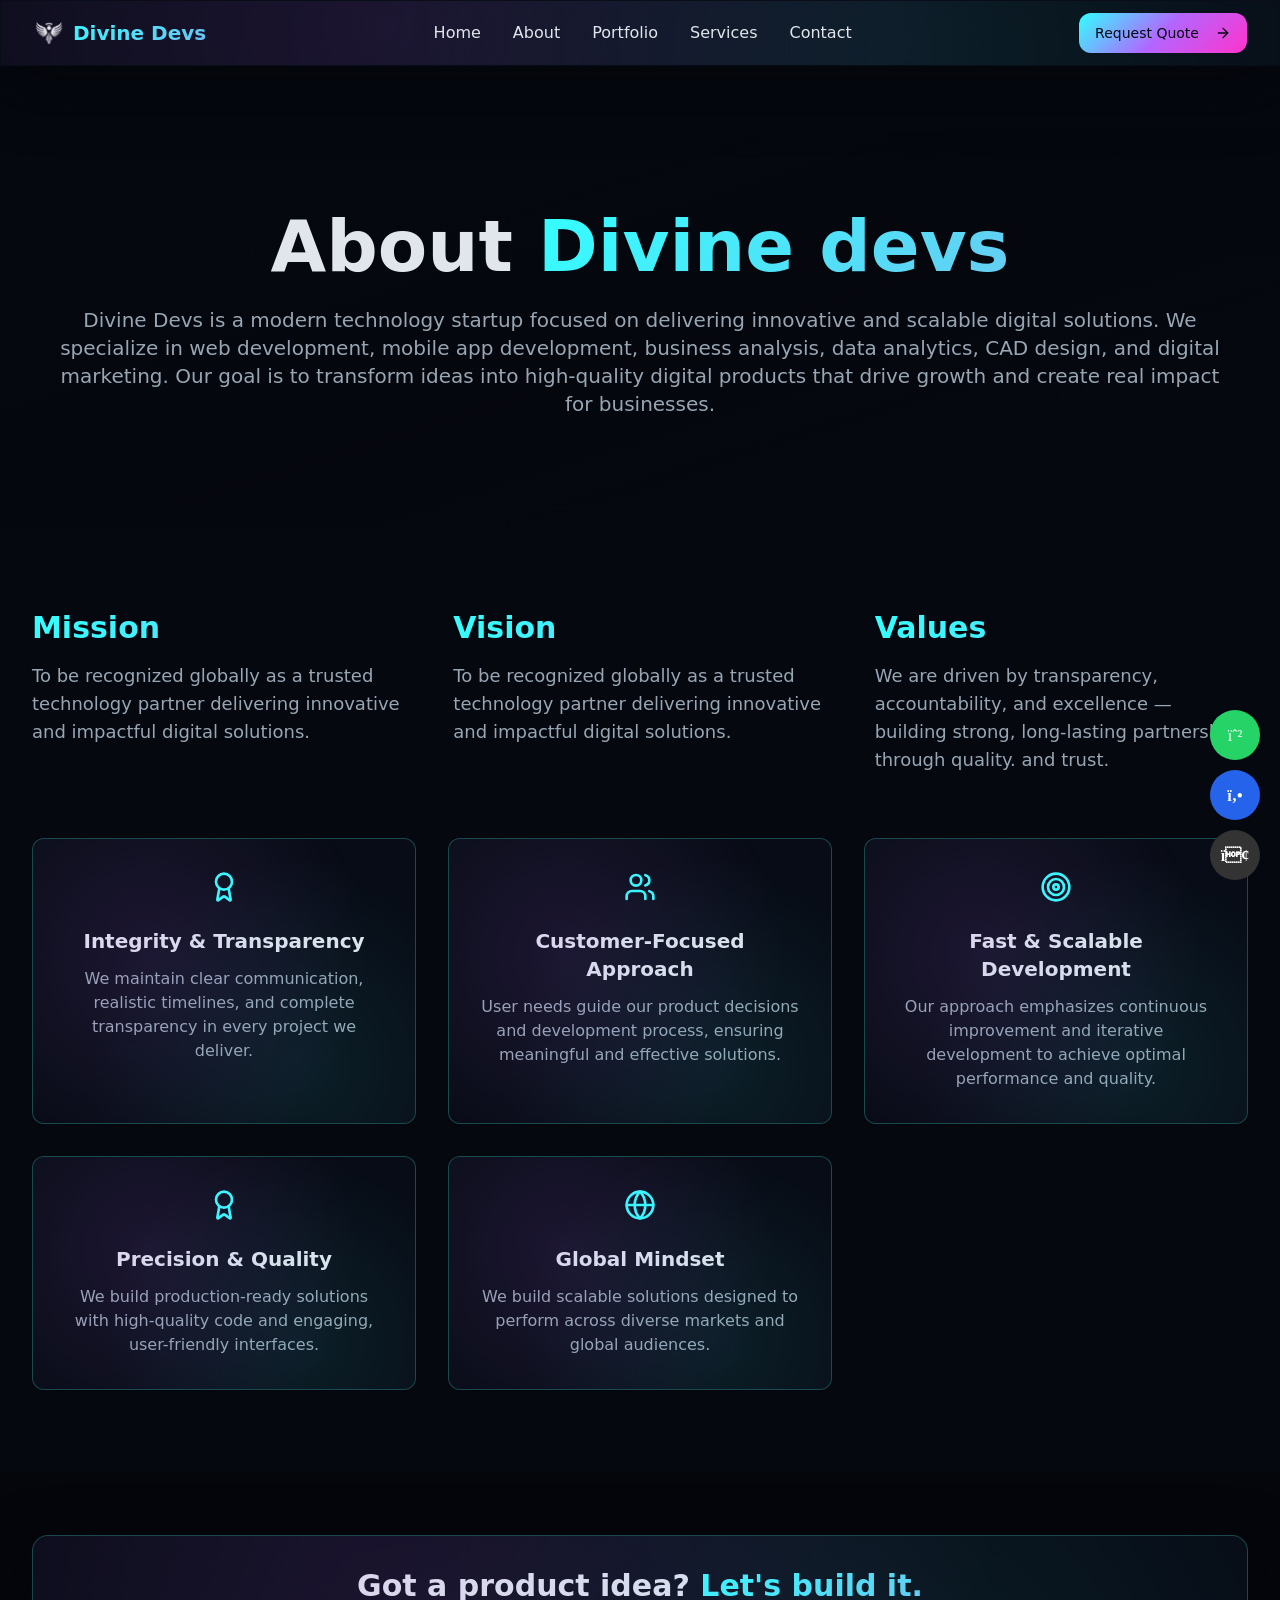
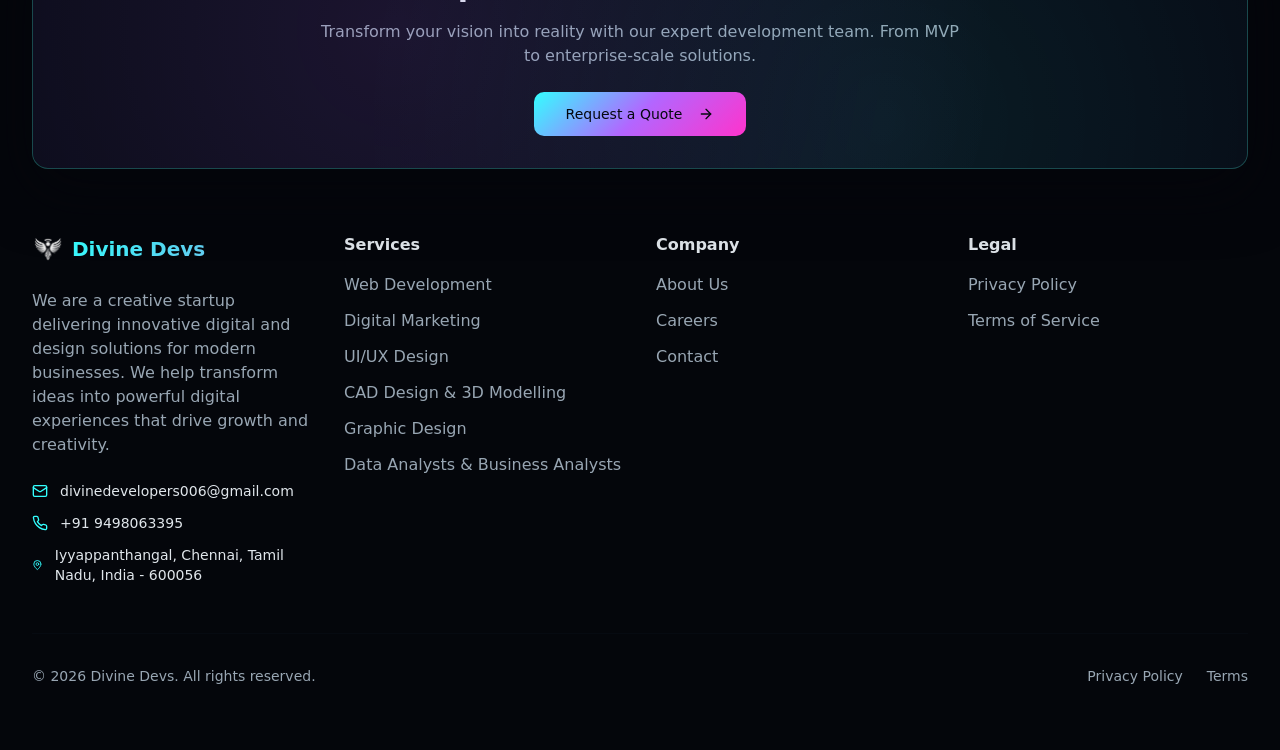
<file: about.html>
<html lang="en" class="dark" style="color-scheme: dark">
  <head>
    <meta charset="UTF-8" />
    <meta name="viewport" content="width=device-width, initial-scale=1.0" />
    <title>
      About - Divine Devs
    </title>
    <link rel="stylesheet" href="https://cdnjs.cloudflare.com/ajax/libs/font-awesome/6.5.0/css/all.min.css">
    <link rel="stylesheet" crossorigin="" href="styles.css" />
    <style type="text/css">
      :where(html[dir="ltr"]),
      :where([data-sonner-toaster][dir="ltr"]) {
        --toast-icon-margin-start: -3px;
        --toast-icon-margin-end: 4px;
        --toast-svg-margin-start: -1px;
        --toast-svg-margin-end: 0px;
        --toast-button-margin-start: auto;
        --toast-button-margin-end: 0;
        --toast-close-button-start: 0;
        --toast-close-button-end: unset;
        --toast-close-button-transform: translate(-35%, -35%);
      }
      :where(html[dir="rtl"]),
      :where([data-sonner-toaster][dir="rtl"]) {
        --toast-icon-margin-start: 4px;
        --toast-icon-margin-end: -3px;
        --toast-svg-margin-start: 0px;
        --toast-svg-margin-end: -1px;
        --toast-button-margin-start: 0;
        --toast-button-margin-end: auto;
        --toast-close-button-start: unset;
        --toast-close-button-end: 0;
        --toast-close-button-transform: translate(35%, -35%);
      }
      :where([data-sonner-toaster]) {
        position: fixed;
        width: var(--width);
        font-family:
          ui-sans-serif,
          system-ui,
          -apple-system,
          BlinkMacSystemFont,
          Segoe UI,
          Roboto,
          Helvetica Neue,
          Arial,
          Noto Sans,
          sans-serif,
          Apple Color Emoji,
          Segoe UI Emoji,
          Segoe UI Symbol,
          Noto Color Emoji;
        --gray1: hsl(0, 0%, 99%);
        --gray2: hsl(0, 0%, 97.3%);
        --gray3: hsl(0, 0%, 95.1%);
        --gray4: hsl(0, 0%, 93%);
        --gray5: hsl(0, 0%, 90.9%);
        --gray6: hsl(0, 0%, 88.7%);
        --gray7: hsl(0, 0%, 85.8%);
        --gray8: hsl(0, 0%, 78%);
        --gray9: hsl(0, 0%, 56.1%);
        --gray10: hsl(0, 0%, 52.3%);
        --gray11: hsl(0, 0%, 43.5%);
        --gray12: hsl(0, 0%, 9%);
        --border-radius: 8px;
        box-sizing: border-box;
        padding: 0;
        margin: 0;
        list-style: none;
        outline: none;
        z-index: 999999999;
        transition: transform 0.4s ease;
      }
      :where([data-sonner-toaster][data-lifted="true"]) {
        transform: translateY(-10px);
      }
      @media (hover: none) and (pointer: coarse) {
        :where([data-sonner-toaster][data-lifted="true"]) {
          transform: none;
        }
      }
      :where([data-sonner-toaster][data-x-position="right"]) {
        right: var(--offset-right);
      }
      :where([data-sonner-toaster][data-x-position="left"]) {
        left: var(--offset-left);
      }
      :where([data-sonner-toaster][data-x-position="center"]) {
        left: 50%;
        transform: translate(-50%);
      }
      :where([data-sonner-toaster][data-y-position="top"]) {
        top: var(--offset-top);
      }
      :where([data-sonner-toaster][data-y-position="bottom"]) {
        bottom: var(--offset-bottom);
      }
      :where([data-sonner-toast]) {
        --y: translateY(100%);
        --lift-amount: calc(var(--lift) * var(--gap));
        z-index: var(--z-index);
        position: absolute;
        opacity: 0;
        transform: var(--y);
        filter: blur(0);
        touch-action: none;
        transition:
          transform 0.4s,
          opacity 0.4s,
          height 0.4s,
          box-shadow 0.2s;
        box-sizing: border-box;
        outline: none;
        overflow-wrap: anywhere;
      }
      :where([data-sonner-toast][data-styled="true"]) {
        padding: 16px;
        background: var(--normal-bg);
        border: 1px solid var(--normal-border);
        color: var(--normal-text);
        border-radius: var(--border-radius);
        box-shadow: 0 4px 12px #0000001a;
        width: var(--width);
        font-size: 13px;
        display: flex;
        align-items: center;
        gap: 6px;
      }
      :where([data-sonner-toast]:focus-visible) {
        box-shadow:
          0 4px 12px #0000001a,
          0 0 0 2px #0003;
      }
      :where([data-sonner-toast][data-y-position="top"]) {
        top: 0;
        --y: translateY(-100%);
        --lift: 1;
        --lift-amount: calc(1 * var(--gap));
      }
      :where([data-sonner-toast][data-y-position="bottom"]) {
        bottom: 0;
        --y: translateY(100%);
        --lift: -1;
        --lift-amount: calc(var(--lift) * var(--gap));
      }
      :where([data-sonner-toast]) :where([data-description]) {
        font-weight: 400;
        line-height: 1.4;
        color: inherit;
      }
      :where([data-sonner-toast]) :where([data-title]) {
        font-weight: 500;
        line-height: 1.5;
        color: inherit;
      }
      :where([data-sonner-toast]) :where([data-icon]) {
        display: flex;
        height: 16px;
        width: 16px;
        position: relative;
        justify-content: flex-start;
        align-items: center;
        flex-shrink: 0;
        margin-left: var(--toast-icon-margin-start);
        margin-right: var(--toast-icon-margin-end);
      }
      :where([data-sonner-toast][data-promise="true"])
        :where([data-icon])
        > svg {
        opacity: 0;
        transform: scale(0.8);
        transform-origin: center;
        animation: sonner-fade-in 0.3s ease forwards;
      }
      :where([data-sonner-toast]) :where([data-icon]) > * {
        flex-shrink: 0;
      }
      :where([data-sonner-toast]) :where([data-icon]) svg {
        margin-left: var(--toast-svg-margin-start);
        margin-right: var(--toast-svg-margin-end);
      }
      :where([data-sonner-toast]) :where([data-content]) {
        display: flex;
        flex-direction: column;
        gap: 2px;
      }
      [data-sonner-toast][data-styled="true"] [data-button] {
        border-radius: 4px;
        padding-left: 8px;
        padding-right: 8px;
        height: 24px;
        font-size: 12px;
        color: var(--normal-bg);
        background: var(--normal-text);
        margin-left: var(--toast-button-margin-start);
        margin-right: var(--toast-button-margin-end);
        border: none;
        cursor: pointer;
        outline: none;
        display: flex;
        align-items: center;
        flex-shrink: 0;
        transition:
          opacity 0.4s,
          box-shadow 0.2s;
      }
      :where([data-sonner-toast]) :where([data-button]):focus-visible {
        box-shadow: 0 0 0 2px #0006;
      }
      :where([data-sonner-toast]) :where([data-button]):first-of-type {
        margin-left: var(--toast-button-margin-start);
        margin-right: var(--toast-button-margin-end);
      }
      :where([data-sonner-toast]) :where([data-cancel]) {
        color: var(--normal-text);
        background: rgba(0, 0, 0, 0.08);
      }
      :where([data-sonner-toast][data-theme="dark"]) :where([data-cancel]) {
        background: rgba(255, 255, 255, 0.3);
      }
      :where([data-sonner-toast]) :where([data-close-button]) {
        position: absolute;
        left: var(--toast-close-button-start);
        right: var(--toast-close-button-end);
        top: 0;
        height: 20px;
        width: 20px;
        display: flex;
        justify-content: center;
        align-items: center;
        padding: 0;
        color: var(--gray12);
        border: 1px solid var(--gray4);
        transform: var(--toast-close-button-transform);
        border-radius: 50%;
        cursor: pointer;
        z-index: 1;
        transition:
          opacity 0.1s,
          background 0.2s,
          border-color 0.2s;
      }
      [data-sonner-toast] [data-close-button] {
        background: var(--gray1);
      }
      :where([data-sonner-toast]) :where([data-close-button]):focus-visible {
        box-shadow:
          0 4px 12px #0000001a,
          0 0 0 2px #0003;
      }
      :where([data-sonner-toast]) :where([data-disabled="true"]) {
        cursor: not-allowed;
      }
      :where([data-sonner-toast]):hover :where([data-close-button]):hover {
        background: var(--gray2);
        border-color: var(--gray5);
      }
      :where([data-sonner-toast][data-swiping="true"]):before {
        content: "";
        position: absolute;
        left: -50%;
        right: -50%;
        height: 100%;
        z-index: -1;
      }
      :where(
        [data-sonner-toast][data-y-position="top"][data-swiping="true"]
      ):before {
        bottom: 50%;
        transform: scaleY(3) translateY(50%);
      }
      :where(
        [data-sonner-toast][data-y-position="bottom"][data-swiping="true"]
      ):before {
        top: 50%;
        transform: scaleY(3) translateY(-50%);
      }
      :where(
        [data-sonner-toast][data-swiping="false"][data-removed="true"]
      ):before {
        content: "";
        position: absolute;
        inset: 0;
        transform: scaleY(2);
      }
      :where([data-sonner-toast]):after {
        content: "";
        position: absolute;
        left: 0;
        height: calc(var(--gap) + 1px);
        bottom: 100%;
        width: 100%;
      }
      :where([data-sonner-toast][data-mounted="true"]) {
        --y: translateY(0);
        opacity: 1;
      }
      :where([data-sonner-toast][data-expanded="false"][data-front="false"]) {
        --scale: var(--toasts-before) * 0.05 + 1;
        --y: translateY(calc(var(--lift-amount) * var(--toasts-before)))
          scale(calc(-1 * var(--scale)));
        height: var(--front-toast-height);
      }
      :where([data-sonner-toast]) > * {
        transition: opacity 0.4s;
      }
      :where(
          [data-sonner-toast][data-expanded="false"][data-front="false"][data-styled="true"]
        )
        > * {
        opacity: 0;
      }
      :where([data-sonner-toast][data-visible="false"]) {
        opacity: 0;
        pointer-events: none;
      }
      :where([data-sonner-toast][data-mounted="true"][data-expanded="true"]) {
        --y: translateY(calc(var(--lift) * var(--offset)));
        height: var(--initial-height);
      }
      :where(
        [data-sonner-toast][data-removed="true"][data-front="true"][data-swipe-out="false"]
      ) {
        --y: translateY(calc(var(--lift) * -100%));
        opacity: 0;
      }
      :where(
        [data-sonner-toast][data-removed="true"][data-front="false"][data-swipe-out="false"][data-expanded="true"]
      ) {
        --y: translateY(
          calc(var(--lift) * var(--offset) + var(--lift) * -100%)
        );
        opacity: 0;
      }
      :where(
        [data-sonner-toast][data-removed="true"][data-front="false"][data-swipe-out="false"][data-expanded="false"]
      ) {
        --y: translateY(40%);
        opacity: 0;
        transition:
          transform 0.5s,
          opacity 0.2s;
      }
      :where(
        [data-sonner-toast][data-removed="true"][data-front="false"]
      ):before {
        height: calc(var(--initial-height) + 20%);
      }
      [data-sonner-toast][data-swiping="true"] {
        transform: var(--y) translateY(var(--swipe-amount-y, 0px))
          translate(var(--swipe-amount-x, 0px));
        transition: none;
      }
      [data-sonner-toast][data-swiped="true"] {
        user-select: none;
      }
      [data-sonner-toast][data-swipe-out="true"][data-y-position="bottom"],
      [data-sonner-toast][data-swipe-out="true"][data-y-position="top"] {
        animation-duration: 0.2s;
        animation-timing-function: ease-out;
        animation-fill-mode: forwards;
      }
      [data-sonner-toast][data-swipe-out="true"][data-swipe-direction="left"] {
        animation-name: swipe-out-left;
      }
      [data-sonner-toast][data-swipe-out="true"][data-swipe-direction="right"] {
        animation-name: swipe-out-right;
      }
      [data-sonner-toast][data-swipe-out="true"][data-swipe-direction="up"] {
        animation-name: swipe-out-up;
      }
      [data-sonner-toast][data-swipe-out="true"][data-swipe-direction="down"] {
        animation-name: swipe-out-down;
      }
      @keyframes swipe-out-left {
        0% {
          transform: var(--y) translate(var(--swipe-amount-x));
          opacity: 1;
        }
        to {
          transform: var(--y) translate(calc(var(--swipe-amount-x) - 100%));
          opacity: 0;
        }
      }
      @keyframes swipe-out-right {
        0% {
          transform: var(--y) translate(var(--swipe-amount-x));
          opacity: 1;
        }
        to {
          transform: var(--y) translate(calc(var(--swipe-amount-x) + 100%));
          opacity: 0;
        }
      }
      @keyframes swipe-out-up {
        0% {
          transform: var(--y) translateY(var(--swipe-amount-y));
          opacity: 1;
        }
        to {
          transform: var(--y) translateY(calc(var(--swipe-amount-y) - 100%));
          opacity: 0;
        }
      }
      @keyframes swipe-out-down {
        0% {
          transform: var(--y) translateY(var(--swipe-amount-y));
          opacity: 1;
        }
        to {
          transform: var(--y) translateY(calc(var(--swipe-amount-y) + 100%));
          opacity: 0;
        }
      }
      @media (max-width: 600px) {
        [data-sonner-toaster] {
          position: fixed;
          right: var(--mobile-offset-right);
          left: var(--mobile-offset-left);
          width: 100%;
        }
        [data-sonner-toaster][dir="rtl"] {
          left: calc(var(--mobile-offset-left) * -1);
        }
        [data-sonner-toaster] [data-sonner-toast] {
          left: 0;
          right: 0;
          width: calc(100% - var(--mobile-offset-left) * 2);
        }
        [data-sonner-toaster][data-x-position="left"] {
          left: var(--mobile-offset-left);
        }
        [data-sonner-toaster][data-y-position="bottom"] {
          bottom: var(--mobile-offset-bottom);
        }
        [data-sonner-toaster][data-y-position="top"] {
          top: var(--mobile-offset-top);
        }
        [data-sonner-toaster][data-x-position="center"] {
          left: var(--mobile-offset-left);
          right: var(--mobile-offset-right);
          transform: none;
        }
      }
      [data-sonner-toaster][data-theme="light"] {
        --normal-bg: #fff;
        --normal-border: var(--gray4);
        --normal-text: var(--gray12);
        --success-bg: hsl(143, 85%, 96%);
        --success-border: hsl(145, 92%, 91%);
        --success-text: hsl(140, 100%, 27%);
        --info-bg: hsl(208, 100%, 97%);
        --info-border: hsl(221, 91%, 91%);
        --info-text: hsl(210, 92%, 45%);
        --warning-bg: hsl(49, 100%, 97%);
        --warning-border: hsl(49, 91%, 91%);
        --warning-text: hsl(31, 92%, 45%);
        --error-bg: hsl(359, 100%, 97%);
        --error-border: hsl(359, 100%, 94%);
        --error-text: hsl(360, 100%, 45%);
      }
      [data-sonner-toaster][data-theme="light"]
        [data-sonner-toast][data-invert="true"] {
        --normal-bg: #000;
        --normal-border: hsl(0, 0%, 20%);
        --normal-text: var(--gray1);
      }
      [data-sonner-toaster][data-theme="dark"]
        [data-sonner-toast][data-invert="true"] {
        --normal-bg: #fff;
        --normal-border: var(--gray3);
        --normal-text: var(--gray12);
      }
      [data-sonner-toaster][data-theme="dark"] {
        --normal-bg: #000;
        --normal-bg-hover: hsl(0, 0%, 12%);
        --normal-border: hsl(0, 0%, 20%);
        --normal-border-hover: hsl(0, 0%, 25%);
        --normal-text: var(--gray1);
        --success-bg: hsl(150, 100%, 6%);
        --success-border: hsl(147, 100%, 12%);
        --success-text: hsl(150, 86%, 65%);
        --info-bg: hsl(215, 100%, 6%);
        --info-border: hsl(223, 100%, 12%);
        --info-text: hsl(216, 87%, 65%);
        --warning-bg: hsl(64, 100%, 6%);
        --warning-border: hsl(60, 100%, 12%);
        --warning-text: hsl(46, 87%, 65%);
        --error-bg: hsl(358, 76%, 10%);
        --error-border: hsl(357, 89%, 16%);
        --error-text: hsl(358, 100%, 81%);
      }
      [data-sonner-toaster][data-theme="dark"]
        [data-sonner-toast]
        [data-close-button] {
        background: var(--normal-bg);
        border-color: var(--normal-border);
        color: var(--normal-text);
      }
      [data-sonner-toaster][data-theme="dark"]
        [data-sonner-toast]
        [data-close-button]:hover {
        background: var(--normal-bg-hover);
        border-color: var(--normal-border-hover);
      }
      [data-rich-colors="true"][data-sonner-toast][data-type="success"],
      [data-rich-colors="true"][data-sonner-toast][data-type="success"]
        [data-close-button] {
        background: var(--success-bg);
        border-color: var(--success-border);
        color: var(--success-text);
      }
      [data-rich-colors="true"][data-sonner-toast][data-type="info"],
      [data-rich-colors="true"][data-sonner-toast][data-type="info"]
        [data-close-button] {
        background: var(--info-bg);
        border-color: var(--info-border);
        color: var(--info-text);
      }
      [data-rich-colors="true"][data-sonner-toast][data-type="warning"],
      [data-rich-colors="true"][data-sonner-toast][data-type="warning"]
        [data-close-button] {
        background: var(--warning-bg);
        border-color: var(--warning-border);
        color: var(--warning-text);
      }
      [data-rich-colors="true"][data-sonner-toast][data-type="error"],
      [data-rich-colors="true"][data-sonner-toast][data-type="error"]
        [data-close-button] {
        background: var(--error-bg);
        border-color: var(--error-border);
        color: var(--error-text);
      }
      .sonner-loading-wrapper {
        --size: 16px;
        height: var(--size);
        width: var(--size);
        position: absolute;
        inset: 0;
        z-index: 10;
      }
      .sonner-loading-wrapper[data-visible="false"] {
        transform-origin: center;
        animation: sonner-fade-out 0.2s ease forwards;
      }
      .sonner-spinner {
        position: relative;
        top: 50%;
        left: 50%;
        height: var(--size);
        width: var(--size);
      }
      .sonner-loading-bar {
        animation: sonner-spin 1.2s linear infinite;
        background: var(--gray11);
        border-radius: 6px;
        height: 8%;
        left: -10%;
        position: absolute;
        top: -3.9%;
        width: 24%;
      }
      .sonner-loading-bar:nth-child(1) {
        animation-delay: -1.2s;
        transform: rotate(0.0001deg) translate(146%);
      }
      .sonner-loading-bar:nth-child(2) {
        animation-delay: -1.1s;
        transform: rotate(30deg) translate(146%);
      }
      .sonner-loading-bar:nth-child(3) {
        animation-delay: -1s;
        transform: rotate(60deg) translate(146%);
      }
      .sonner-loading-bar:nth-child(4) {
        animation-delay: -0.9s;
        transform: rotate(90deg) translate(146%);
      }
      .sonner-loading-bar:nth-child(5) {
        animation-delay: -0.8s;
        transform: rotate(120deg) translate(146%);
      }
      .sonner-loading-bar:nth-child(6) {
        animation-delay: -0.7s;
        transform: rotate(150deg) translate(146%);
      }
      .sonner-loading-bar:nth-child(7) {
        animation-delay: -0.6s;
        transform: rotate(180deg) translate(146%);
      }
      .sonner-loading-bar:nth-child(8) {
        animation-delay: -0.5s;
        transform: rotate(210deg) translate(146%);
      }
      .sonner-loading-bar:nth-child(9) {
        animation-delay: -0.4s;
        transform: rotate(240deg) translate(146%);
      }
      .sonner-loading-bar:nth-child(10) {
        animation-delay: -0.3s;
        transform: rotate(270deg) translate(146%);
      }
      .sonner-loading-bar:nth-child(11) {
        animation-delay: -0.2s;
        transform: rotate(300deg) translate(146%);
      }
      .sonner-loading-bar:nth-child(12) {
        animation-delay: -0.1s;
        transform: rotate(330deg) translate(146%);
      }
      @keyframes sonner-fade-in {
        0% {
          opacity: 0;
          transform: scale(0.8);
        }
        to {
          opacity: 1;
          transform: scale(1);
        }
      }
      @keyframes sonner-fade-out {
        0% {
          opacity: 1;
          transform: scale(1);
        }
        to {
          opacity: 0;
          transform: scale(0.8);
        }
      }
      @keyframes sonner-spin {
        0% {
          opacity: 1;
        }
        to {
          opacity: 0.15;
        }
      }
      @media (prefers-reduced-motion) {
        [data-sonner-toast],
        [data-sonner-toast] > *,
        .sonner-loading-bar {
          transition: none !important;
          animation: none !important;
        }
      }
      .sonner-loader {
        position: absolute;
        top: 50%;
        left: 50%;
        transform: translate(-50%, -50%);
        transform-origin: center;
        transition:
          opacity 0.2s,
          transform 0.2s;
      }
      .sonner-loader[data-visible="false"] {
        opacity: 0;
        transform: scale(0.8) translate(-50%, -50%);
      }
    </style>
    <meta property="og:type" content="website" data-rh="true" />
    <meta property="og:image" content="/assets/og-image.jpg" data-rh="true" />
    <meta property="og:site_name" content="Dev House Solution" data-rh="true" />
    <meta name="twitter:card" content="summary_large_image" data-rh="true" />
    <meta name="twitter:image" content="/assets/og-image.jpg" data-rh="true" />
    <script
      type="text/javascript"
      async=""
      src="https://googleads.g.doubleclick.net/pagead/viewthroughconversion/16768688988/?random=1773058299416&amp;cv=11&amp;fst=1773058299416&amp;bg=ffffff&amp;guid=ON&amp;async=1&amp;en=gtag.config&amp;gtm=45be6341za200xec&amp;gcd=13l3l3l3l1l1&amp;dma=0&amp;tag_exp=103116026~103200004~115938465~115938469~116024733~117484252&amp;u_w=1536&amp;u_h=864&amp;url=https%3A%2F%2Fdevhousesolution.com%2Fportfolio&amp;frm=0&amp;tiba=Portfolio%20-%20Our%20Development%20Projects%20%7C%20Dev%20House%20Solution&amp;hn=www.googleadservices.com&amp;npa=0&amp;pscdl=noapi&amp;auid=816634310.1772690712&amp;uaa=x86&amp;uab=64&amp;uafvl=Not%253AA-Brand%3B99.0.0.0%7CGoogle%2520Chrome%3B145.0.7632.160%7CChromium%3B145.0.7632.160&amp;uamb=0&amp;uam=&amp;uap=Windows&amp;uapv=19.0.0&amp;uaw=0&amp;data=event%3Dgtag.config&amp;rfmt=3&amp;fmt=4"
    ></script>
    <script
      type="text/javascript"
      async=""
      src="https://googleads.g.doubleclick.net/pagead/viewthroughconversion/16768688988/?random=1773058299516&amp;cv=11&amp;fst=1773058299516&amp;bg=ffffff&amp;guid=ON&amp;async=1&amp;en=gtag.config&amp;gtm=45be6341z89225479857za200xec&amp;gcd=13l3l3l3l1l1&amp;dma=0&amp;tag_exp=103116026~103200004~115938465~115938469~116024733~117484252&amp;u_w=1536&amp;u_h=864&amp;url=https%3A%2F%2Fdevhousesolution.com%2Fportfolio&amp;frm=0&amp;tiba=Portfolio%20-%20Our%20Development%20Projects%20%7C%20Dev%20House%20Solution&amp;hn=www.googleadservices.com&amp;npa=0&amp;pscdl=noapi&amp;auid=816634310.1772690712&amp;uaa=x86&amp;uab=64&amp;uafvl=Not%253AA-Brand%3B99.0.0.0%7CGoogle%2520Chrome%3B145.0.7632.160%7CChromium%3B145.0.7632.160&amp;uamb=0&amp;uam=&amp;uap=Windows&amp;uapv=19.0.0&amp;uaw=0&amp;data=event%3Dgtag.config&amp;rfmt=3&amp;fmt=4"
    ></script>
    <link
      rel="canonical"
      href="https://devhousesolution.com/about"
      data-rh="true"
    />
    <meta
      name="description"
      content="description" content="Divine Devs is a student-driven technology startup offering web development, app development, business analysis, data analytics, CAD design, and digital marketing solutions."
      data-rh="true"
    />
    <meta
      name="keywords"
      content="Divine Devs, student startup technology company, web development, mobile app development, business analysis, data analytics, CAD design, digital marketing, software development company, student developers startup, tech startup services, modern website development, mobile application development, startup technology solutions"
      data-rh="true"
    />
    <meta
      property="og:title"
      content="Divine Devs | Student Tech Startup Building Web & App Solutions"
      data-rh="true"
    />
    <meta
      property="og:description"
      content="Divine Devs is a student-powered tech startup turning ideas into real-world digital solutions through web development, app development, data analytics, CAD design, and digital marketing."
      data-rh="true"
    />
    <meta
      property="og:url"
      content="https://devhousesolution.com/about"
      data-rh="true"
    />
    <meta
      name="twitter:title"
      content="About Jonayat Molla - Founder &amp; CEO | Dev House Solution | Dev House Solution"
      data-rh="true"
    />
    <meta
      name="twitter:description"
      content="Meet Jonayat Molla (also known as Jonayad) — Founder &amp; CEO of Dev House Solution, a leading software studio creating world-class apps and websites."
      data-rh="true"
    />
    <script type="application/ld+json" data-rh="true">
      {
        "@context": "https://schema.org",
        "@graph": [
          {
            "@context": "https://schema.org",
            "@type": "BreadcrumbList",
            "itemListElement": [
              {
                "@type": "ListItem",
                "position": 1,
                "name": "Home",
                "item": "https://devhousesolution.com/"
              },
              {
                "@type": "ListItem",
                "position": 2,
                "name": "About",
                "item": "https://devhousesolution.com/about"
              }
            ]
          },
          {
            "@type": "Person",
            "name": "Jonayat Molla",
            "alternateName": ["Jonayad", "Jonayat"],
            "jobTitle": "Founder & CEO",
            "url": "https://devhousesolution.com/about",
            "image": "https://globaleimi.com/wp-content/uploads/2025/09/WhatsApp-Image-2025-09-03-at-4.34.17-AM.jpeg",
            "sameAs": [
              "https://www.linkedin.com/in/jonayatmolla",
              "https://x.com/jonayatmolla"
            ],
            "worksFor": {
              "@type": "Organization",
              "name": "Dev House Solution"
            }
          },
          {
            "@context": "https://schema.org",
            "@type": "Organization",
            "name": "Dev House Solution",
            "description": "Professional app development, web development, e-commerce, digital marketing and 3D animation services",
            "url": "https://devhousesolution.com",
            "logo": "https://devhousesolution.com/favicon.ico",
            "contactPoint": {
              "@type": "ContactPoint",
              "contactType": "Sales",
              "email": "info@devhousesolution.com"
            },
            "sameAs": [
              "https://www.linkedin.com/company/devhousesolution",
              "https://twitter.com/devhousesolution"
            ]
          }
        ]
      }
    </script>
  </head>

  <body>
    <!-- Google Tag Manager (noscript) -->
    <noscript>
      <iframe
        src="https://www.googletagmanager.com/ns.html?id=GTM-NRWQ4PHL"
        height="0"
        width="0"
        style="display: none; visibility: hidden"
      ></iframe>
    </noscript>

    <div id="root">
      <script>
        !(function () {
          var d = document.documentElement,
            c = d.classList;
          c.remove("light", "dark");
          d.style.colorScheme = "dark";
          c.add("dark");
        })();
      </script>
      <div
        role="region"
        aria-label="Notifications (F8)"
        tabindex="-1"
        style="pointer-events: none"
      >
        <ol
          tabindex="-1"
          class="fixed top-0 z-[100] flex max-h-screen w-full flex-col-reverse p-4 sm:bottom-0 sm:right-0 sm:top-auto sm:flex-col md:max-w-[420px]"
        ></ol>
      </div>
      <section
        aria-label="Notifications alt+T"
        tabindex="-1"
        aria-live="polite"
        aria-relevant="additions text"
        aria-atomic="false"
      ></section>
      <div class="min-h-screen flex flex-col relative">

        <header class="sticky top-0 z-50 glass-elevated border-b border-border/20">
          <div class="container mx-auto px-4 sm:px-6 lg:px-8">
            <div class="flex justify-between items-center h-16">
              <a class="flex items-center space-x-2 group" href="/"> 
                <div class="w-8 h-8 black rounded-lg flex items-center justify-center group-hover:animate-pulse-glow transition-all">
                <image src="logo/image-removebg-preview.png" alt="Divine Devs Logo" class="w-10 h-15" />
                </div>
                <span class="text-xl font-heading font-bold gradient-text">Divine Devs</span>
                  </a>
              <nav class="hidden md:flex items-center space-x-8">
                <a class="text-foreground hover:text-primary transition-colors duration-200 font-medium relative group"
                  href="index.html"
                  >Home<span
                    class="absolute inset-x-0 bottom-0 h-0.5 bg-gradient-primary scale-x-0 group-hover:scale-x-100 transition-transform duration-300 origin-left"
                  ></span></a
                ><a
                  class="text-foreground hover:text-primary transition-colors duration-200 font-medium relative group"
                  href="about.html"
                  >About<span
                    class="absolute inset-x-0 bottom-0 h-0.5 bg-gradient-primary scale-x-0 group-hover:scale-x-100 transition-transform duration-300 origin-left"
                  ></span></a
                ><a
                  class="text-foreground hover:text-primary transition-colors duration-200 font-medium relative group"
                  href="project.html"
                  >Portfolio<span
                    class="absolute inset-x-0 bottom-0 h-0.5 bg-gradient-primary scale-x-0 group-hover:scale-x-100 transition-transform duration-300 origin-left"
                  ></span></a
                ><a
                  class="text-foreground hover:text-primary transition-colors duration-200 font-medium relative group"
                  href="service.html"
                  >Services<span
                    class="absolute inset-x-0 bottom-0 h-0.5 bg-gradient-primary scale-x-0 group-hover:scale-x-100 transition-transform duration-300 origin-left"
                  ></span></a
                ><a
                  class="text-foreground hover:text-primary transition-colors duration-200 font-medium relative group"
                  href="contact.html"
                  >Contact<span
                    class="absolute inset-x-0 bottom-0 h-0.5 bg-gradient-primary scale-x-0 group-hover:scale-x-100 transition-transform duration-300 origin-left"
                  ></span
                ></a>
              </nav>
              <div class="hidden md:flex items-center">
                <a href="contact.html">
                  <button
                    class="inline-flex items-center justify-center gap-2 whitespace-nowrap rounded-xl text-sm font-medium focus-visible:outline-none focus-visible:ring-2 focus-visible:ring-ring focus-visible:ring-offset-2 disabled:pointer-events-none disabled:opacity-50 [&amp;_svg]:pointer-events-none [&amp;_svg]:size-4 [&amp;_svg]:shrink-0 relative overflow-hidden text-primary-foreground hover:bg-primary/90 h-10 px-4 py-2 bg-gradient-hero hover:shadow-glow transition-all duration-300 group">
                    Request Quote<svg
                      xmlns="http://www.w3.org/2000/svg"
                      width="24"
                      height="24"
                      viewBox="0 0 24 24"
                      fill="none"
                      stroke="currentColor"
                      stroke-width="2"
                      stroke-linecap="round"
                      stroke-linejoin="round"
                      class="lucide lucide-arrow-right ml-2 h-4 w-4 group-hover:translate-x-1 transition-transform">
                      <path d="M5 12h14"></path>
                      <path d="m12 5 7 7-7 7"></path>
                    </svg></button></a>
              </div>
              <div class="md:hidden">
                <button
                  class="inline-flex items-center justify-center gap-2 whitespace-nowrap rounded-xl text-sm font-medium transition-all duration-300 focus-visible:outline-none focus-visible:ring-2 focus-visible:ring-ring focus-visible:ring-offset-2 disabled:pointer-events-none disabled:opacity-50 [&amp;_svg]:pointer-events-none [&amp;_svg]:size-4 [&amp;_svg]:shrink-0 relative overflow-hidden hover:text-accent-foreground h-10 w-10 hover:bg-primary/10"
                >
                  <svg
                    xmlns="http://www.w3.org/2000/svg"
                    width="24"
                    height="24"
                    viewBox="0 0 24 24"
                    fill="none"
                    stroke="currentColor"
                    stroke-width="2"
                    stroke-linecap="round"
                    stroke-linejoin="round"
                    class="lucide lucide-menu h-6 w-6"
                  >
                    <line x1="4" x2="20" y1="12" y2="12"></line>
                    <line x1="4" x2="20" y1="6" y2="6"></line>
                    <line x1="4" x2="20" y1="18" y2="18"></line>
                  </svg>
                </button>
              </div>
            </div>
          </div>
        </header>

        <main class="flex-1">
          <div class="pt-16">
            <section
              class="py-12 sm:py-16 md:py-20 bg-gradient-to-br from-background via-surface/50 to-background text-center"
            >
              <div class="container mx-auto px-4 sm:px-6 lg:px-8">
                <h1
                  class="text-4xl sm:text-5xl md:text-6xl lg:text-7xl font-heading font-bold mb-4 sm:mb-6"
                >
                  About <span class="gradient-text">Divine devs</span>
                </h1>
                <p class="text-base sm:text-lg md:text-xl text-muted-foreground max-w-6xl mx-auto mb-6 sm:mb-8 px-4">
                  Divine Devs is a modern technology startup focused on delivering innovative and scalable digital solutions. 
                  We specialize in web development, mobile app development, business analysis, data analytics, CAD design, and digital marketing. 
                  Our goal is to transform ideas into high-quality digital products that drive growth and create real impact for businesses.
                </p>
              </div>
            </section>
            <section class="py-12 sm:py-16 md:py-20">
              <div class="container mx-auto px-4 sm:px-6 lg:px-8">
                <div
                  class="grid grid-cols-1 md:grid-cols-2 lg:grid-cols-3 gap-8 sm:gap-10 md:gap-12 mb-16"
                >
                  <div class="text-center lg:text-left">
                    <h2
                      class="text-3xl font-heading font-bold mb-4 gradient-text"
                    >
                      Mission
                    </h2>
                    <p class="text-muted-foreground text-lg">
                      To be recognized globally as a trusted technology partner delivering innovative and impactful digital solutions.
                    </p>
                  </div>
                  <div class="text-center lg:text-left">
                    <h2
                      class="text-3xl font-heading font-bold mb-4 gradient-text"
                    >
                      Vision
                    </h2>
                    <p class="text-muted-foreground text-lg">
                     To be recognized globally as a trusted technology partner delivering innovative and impactful digital solutions.
                    </p>
                  </div>
                  <div class="text-center lg:text-left">
                    <h2
                      class="text-3xl font-heading font-bold mb-4 gradient-text"
                    >
                      Values
                    </h2>
                    <p class="text-muted-foreground text-lg">
                    We are driven by transparency, accountability, and excellence — building strong, long-lasting partnerships through quality. and trust.

                    </p>
                  </div>
                </div>
                <div
                  class="grid grid-cols-1 sm:grid-cols-2 lg:grid-cols-3 gap-6 md:gap-8"
                >
                  <div
                    class="rounded-lg border bg-card text-card-foreground shadow-sm glass-elevated hover:shadow-glow transition-all duration-300 animate-slide-up"
                    style="animation-delay: 0s"
                  >
                    <div class="p-8 text-center">
                      <div class="mb-6 flex justify-center">
                        <svg
                          xmlns="http://www.w3.org/2000/svg"
                          width="24"
                          height="24"
                          viewBox="0 0 24 24"
                          fill="none"
                          stroke="currentColor"
                          stroke-width="2"
                          stroke-linecap="round"
                          stroke-linejoin="round"
                          class="lucide lucide-award h-8 w-8 text-primary"
                        >
                          <path
                            d="m15.477 12.89 1.515 8.526a.5.5 0 0 1-.81.47l-3.58-2.687a1 1 0 0 0-1.197 0l-3.586 2.686a.5.5 0 0 1-.81-.469l1.514-8.526"
                          ></path>
                          <circle cx="12" cy="8" r="6"></circle>
                        </svg>
                      </div>
                      <h3 class="text-xl font-heading font-semibold mb-3">
                        Integrity &amp; Transparency
                      </h3>
                      <p class="text-muted-foreground">
                        We maintain clear communication, realistic timelines, and complete transparency in every project we deliver.
                      </p>
                    </div>
                  </div>
                  <div
                    class="rounded-lg border bg-card text-card-foreground shadow-sm glass-elevated hover:shadow-glow transition-all duration-300 animate-slide-up"
                    style="animation-delay: 0.1s"
                  >
                    <div class="p-8 text-center">
                      <div class="mb-6 flex justify-center">
                        <svg
                          xmlns="http://www.w3.org/2000/svg"
                          width="24"
                          height="24"
                          viewBox="0 0 24 24"
                          fill="none"
                          stroke="currentColor"
                          stroke-width="2"
                          stroke-linecap="round"
                          stroke-linejoin="round"
                          class="lucide lucide-users h-8 w-8 text-primary"
                        >
                          <path
                            d="M16 21v-2a4 4 0 0 0-4-4H6a4 4 0 0 0-4 4v2"
                          ></path>
                          <circle cx="9" cy="7" r="4"></circle>
                          <path d="M22 21v-2a4 4 0 0 0-3-3.87"></path>
                          <path d="M16 3.13a4 4 0 0 1 0 7.75"></path>
                        </svg>
                      </div>
                      <h3 class="text-xl font-heading font-semibold mb-3">
                        Customer-Focused Approach
                      </h3>
                      <p class="text-muted-foreground">
                        User needs guide our product decisions and development process, ensuring meaningful and effective solutions.
                      </p>
                    </div>
                  </div>
                  <div
                    class="rounded-lg border bg-card text-card-foreground shadow-sm glass-elevated hover:shadow-glow transition-all duration-300 animate-slide-up"
                    style="animation-delay: 0.2s"
                  >
                    <div class="p-8 text-center">
                      <div class="mb-6 flex justify-center">
                        <svg
                          xmlns="http://www.w3.org/2000/svg"
                          width="24"
                          height="24"
                          viewBox="0 0 24 24"
                          fill="none"
                          stroke="currentColor"
                          stroke-width="2"
                          stroke-linecap="round"
                          stroke-linejoin="round"
                          class="lucide lucide-target h-8 w-8 text-primary"
                        >
                          <circle cx="12" cy="12" r="10"></circle>
                          <circle cx="12" cy="12" r="6"></circle>
                          <circle cx="12" cy="12" r="2"></circle>
                        </svg>
                      </div>
                      <h3 class="text-xl font-heading font-semibold mb-3">
                        Fast & Scalable Development
                      </h3>
                      <p class="text-muted-foreground">
                        Our approach emphasizes continuous improvement and iterative development to achieve optimal performance and quality.
                      </p>
                    </div>
                  </div>
                  <div
                    class="rounded-lg border bg-card text-card-foreground shadow-sm glass-elevated hover:shadow-glow transition-all duration-300 animate-slide-up"
                    style="animation-delay: 0.3s"
                  >
                    <div class="p-8 text-center">
                      <div class="mb-6 flex justify-center">
                        <svg
                          xmlns="http://www.w3.org/2000/svg"
                          width="24"
                          height="24"
                          viewBox="0 0 24 24"
                          fill="none"
                          stroke="currentColor"
                          stroke-width="2"
                          stroke-linecap="round"
                          stroke-linejoin="round"
                          class="lucide lucide-award h-8 w-8 text-primary"
                        >
                          <path
                            d="m15.477 12.89 1.515 8.526a.5.5 0 0 1-.81.47l-3.58-2.687a1 1 0 0 0-1.197 0l-3.586 2.686a.5.5 0 0 1-.81-.469l1.514-8.526"
                          ></path>
                          <circle cx="12" cy="8" r="6"></circle>
                        </svg>
                      </div>
                      <h3 class="text-xl font-heading font-semibold mb-3">
                        Precision & Quality
                      </h3>
                      <p class="text-muted-foreground">
                        We build production-ready solutions with high-quality code and engaging, user-friendly interfaces.
                      </p>
                    </div>
                  </div>
                  <div
                    class="rounded-lg border bg-card text-card-foreground shadow-sm glass-elevated hover:shadow-glow transition-all duration-300 animate-slide-up"
                    style="animation-delay: 0.4s"
                  >
                    <div class="p-8 text-center">
                      <div class="mb-6 flex justify-center">
                        <svg
                          xmlns="http://www.w3.org/2000/svg"
                          width="24"
                          height="24"
                          viewBox="0 0 24 24"
                          fill="none"
                          stroke="currentColor"
                          stroke-width="2"
                          stroke-linecap="round"
                          stroke-linejoin="round"
                          class="lucide lucide-globe h-8 w-8 text-primary"
                        >
                          <circle cx="12" cy="12" r="10"></circle>
                          <path
                            d="M12 2a14.5 14.5 0 0 0 0 20 14.5 14.5 0 0 0 0-20"
                          ></path>
                          <path d="M2 12h20"></path>
                        </svg>
                      </div>
                      <h3 class="text-xl font-heading font-semibold mb-3">
                        Global Mindset
                      </h3>
                      <p class="text-muted-foreground">
                        We build scalable solutions designed to perform across diverse markets and global audiences.
                      </p>
                    </div>
                  </div>
                </div>
              </div>
            </section>
           

        <footer class="bg-surface border-t border-border/20">
          <div
            class="container mx-auto px-4 sm:px-6 lg:px-8 py-8 sm:py-12 md:py-16"
          >
            <div
              class="glass-elevated rounded-xl sm:rounded-2xl p-6 sm:p-8 mb-10 sm:mb-12 md:mb-16 text-center"
            >
              <h2
                class="text-2xl sm:text-3xl font-heading font-bold mb-3 sm:mb-4"
              >
                Got a product idea?
                <span class="gradient-text">Let's build it.</span>
              </h2>
              <p
                class="text-sm sm:text-base text-muted-foreground mb-4 sm:mb-6 max-w-2xl mx-auto px-4"
              >
                Transform your vision into reality with our expert development
                team. From MVP to enterprise-scale solutions.
              </p>
              <a href="/contact"
                ><button
                  class="inline-flex items-center justify-center gap-2 whitespace-nowrap text-sm font-medium focus-visible:outline-none focus-visible:ring-2 focus-visible:ring-ring focus-visible:ring-offset-2 disabled:pointer-events-none disabled:opacity-50 [&amp;_svg]:pointer-events-none [&amp;_svg]:size-4 [&amp;_svg]:shrink-0 relative overflow-hidden text-primary-foreground hover:bg-primary/90 h-11 rounded-md px-8 w-full sm:w-auto bg-gradient-hero hover:shadow-glow transition-all duration-300 group"
                >
                  Request a Quote<svg
                    xmlns="http://www.w3.org/2000/svg"
                    width="24"
                    height="24"
                    viewBox="0 0 24 24"
                    fill="none"
                    stroke="currentColor"
                    stroke-width="2"
                    stroke-linecap="round"
                    stroke-linejoin="round"
                    class="lucide lucide-arrow-right ml-2 h-4 w-4 sm:h-5 sm:w-5 group-hover:translate-x-1 transition-transform"
                  >
                    <path d="M5 12h14"></path>
                    <path d="m12 5 7 7-7 7"></path>
                  </svg></button
              ></a>
            </div>
            <div
              class="grid grid-cols-1 sm:grid-cols-2 lg:grid-cols-4 gap-6 sm:gap-8 mb-8 sm:mb-12"
            >
              <div class="lg:col-span-1">
                <a class="flex items-center space-x-2 mb-6" href="/"
                  ><div
                    class="w-8 h-8 black rounded-lg flex items-center justify-center"
                  >
                    <image src="logo/image-removebg-preview.png" alt="Divine Devs Logo" class="w-10 h-15" />
                  </div>
                  <span class="text-xl font-heading font-bold gradient-text"
                    >Divine Devs</span
                  ></a
                >
                <p class="text-muted-foreground mb-6">
                  We are a creative startup delivering innovative digital and design solutions for modern businesses.
                  We help transform ideas into powerful digital experiences that drive growth and 
                  creativity.
                </p>
                <div class="space-y-3">
                  <div class="flex items-center space-x-3 text-sm">
                    <svg
                      xmlns="http://www.w3.org/2000/svg"
                      width="24"
                      height="24"
                      viewBox="0 0 24 24"
                      fill="none"
                      stroke="currentColor"
                      stroke-width="2"
                      stroke-linecap="round"
                      stroke-linejoin="round"
                      class="lucide lucide-mail h-4 w-4 text-primary"
                    >
                      <rect width="20" height="16" x="2" y="4" rx="2"></rect>
                      <path
                        d="m22 7-8.97 5.7a1.94 1.94 0 0 1-2.06 0L2 7"
                      ></path></svg><span>divinedevelopers006@gmail.com</span>
                  </div>
                  <div class="flex items-center space-x-3 text-sm">
                    <svg
                      xmlns="http://www.w3.org/2000/svg"
                      width="24"
                      height="24"
                      viewBox="0 0 24 24"
                      fill="none"
                      stroke="currentColor"
                      stroke-width="2"
                      stroke-linecap="round"
                      stroke-linejoin="round"
                      class="lucide lucide-phone h-4 w-4 text-primary"
                    >
                      <path
                        d="M22 16.92v3a2 2 0 0 1-2.18 2 19.79 19.79 0 0 1-8.63-3.07 19.5 19.5 0 0 1-6-6 19.79 19.79 0 0 1-3.07-8.67A2 2 0 0 1 4.11 2h3a2 2 0 0 1 2 1.72 12.84 12.84 0 0 0 .7 2.81 2 2 0 0 1-.45 2.11L8.09 9.91a16 16 0 0 0 6 6l1.27-1.27a2 2 0 0 1 2.11-.45 12.84 12.84 0 0 0 2.81.7A2 2 0 0 1 22 16.92z"
                      ></path></svg><span>+91 9498063395</span>
                  </div>
                  <div class="flex items-center space-x-3 text-sm">
                    <svg
                      xmlns="http://www.w3.org/2000/svg"
                      width="24"
                      height="24"
                      viewBox="0 0 24 24"
                      fill="none"
                      stroke="currentColor"
                      stroke-width="2"
                      stroke-linecap="round"
                      stroke-linejoin="round"
                      class="lucide lucide-map-pin h-4 w-4 text-primary">
                      <path
                        d="M20 10c0 4.993-5.539 10.193-7.399 11.799a1 1 0 0 1-1.202 0C9.539 20.193 4 14.993 4 10a8 8 0 0 1 16 0"
                      ></path>
                      <circle cx="12" cy="10" r="3"></circle></svg><span>
                      Iyyappanthangal, Chennai, Tamil Nadu, India - 600056  
                      </span
                    >
                  </div>
                </div>
              </div>
              <div>
                <h3 class="font-heading font-semibold mb-4">Services</h3>
                <ul class="space-y-3">
                  <li>
                    <a
                      class="text-muted-foreground hover:text-primary transition-colors duration-200"
                      href="1. Web Development.html"
                      >Web Development</a
                    >
                  </li>
                  <li>
                    <a
                      class="text-muted-foreground hover:text-primary transition-colors duration-200"
                      href="2. Digital Marketing.html"
                      >Digital Marketing</a
                    >
                  </li>
                  <li>
                    <a
                      class="text-muted-foreground hover:text-primary transition-colors duration-200"
                      href="3. UI/UX Design.html"
                      >UI/UX Design</a
                    >
                  </li>
                  <li>
                    <a
                      class="text-muted-foreground hover:text-primary transition-colors duration-200"
                      href="4. CAD Design & 3D Modelling.html"
                      >CAD Design & 3D Modelling</a
                    >
                  </li>
                  <li>
                    <a
                      class="text-muted-foreground hover:text-primary transition-colors duration-200"
                      href="5. Graphic Design.html"
                      >Graphic Design</a
                    >
                  </li>
                  <li>
                    <a
                      class="text-muted-foreground hover:text-primary transition-colors duration-200"
                      href="6. Animation.html"
                      >Data Analysts & Business Analysts</a
                    >
                  </li>
                </ul>
              </div>
              <div>
                <h3 class="font-heading font-semibold mb-4">Company</h3>
                <ul class="space-y-3">
                  <li>
                    <a
                      class="text-muted-foreground hover:text-primary transition-colors duration-200"
                      href="/about"
                      >About Us</a
                    >
                  </li>
                  <li>
                    <a
                      class="text-muted-foreground hover:text-primary transition-colors duration-200"
                      href="/careers"
                      >Careers</a
                    >
                  </li>
                  <li>
                    <a
                      class="text-muted-foreground hover:text-primary transition-colors duration-200"
                      href="/contact"
                      >Contact</a
                    >
                  </li>
                </ul>
              </div>
              <div>
                <h3 class="font-heading font-semibold mb-4">Legal</h3>
                <ul class="space-y-3">
                  <li>
                    <a
                      class="text-muted-foreground hover:text-primary transition-colors duration-200"
                      href="/privacy"
                      >Privacy Policy</a
                    >
                  </li>
                  <li>
                    <a
                      class="text-muted-foreground hover:text-primary transition-colors duration-200"
                      href="/terms"
                      >Terms of Service</a
                    >
                  </li>
                </ul>
              </div>
            </div>
            <div
              class="border-t border-border/20 pt-6 sm:pt-8 flex flex-col md:flex-row justify-between items-center gap-4"
            >
              <p
                class="text-muted-foreground text-xs sm:text-sm text-center md:text-left"
              >
                © 2026 Divine Devs. All rights reserved.
              </p>
              <div class="flex space-x-4 sm:space-x-6">
                <a
                  class="text-muted-foreground hover:text-primary text-sm transition-colors"
                  href="/privacy"
                  >Privacy Policy</a
                ><a
                  class="text-muted-foreground hover:text-primary text-sm transition-colors"
                  href="/terms"
                  >Terms</a
                >
              </div>
            </div>
          </div>
        </footer>

          <!-- Floating Contact Buttons -->
        <div style="position:fixed; bottom:20px; right:20px; display:flex; flex-direction:column; gap:10px; z-index:999;">

          <!-- WhatsApp -->
          <a href="https://wa.me/918608076007" target="_blank"
            style="width:50px;height:50px;background:#25D366;color:white;border-radius:50%;display:flex;align-items:center;justify-content:center;text-decoration:none;">
            <i class="fa-brands fa-whatsapp"></i>
          </a>

          <!-- Phone -->
          <a href="tel:+918608076007"
            style="width:50px;height:50px;background:#2563eb;color:white;border-radius:50%;display:flex;align-items:center;justify-content:center;text-decoration:none;">
            <i class="fa-solid fa-phone"></i>
          </a>

          <!-- Scroll Top -->
          <button onclick="scrollToTop()"
            style="width:50px;height:50px;background:#333;color:white;border:none;border-radius:50%;cursor:pointer;">
            <i class="fa-solid fa-arrow-up"></i>
          </button>

        </div>
      </div>
    </div>

        <script>
        function scrollToTop(){
        window.scrollTo({
        top:0,
        behavior:"smooth"
        });
        }
        </script>
    <!-- Correct Vite Entry Point -->
  </body>
</html>
</file>
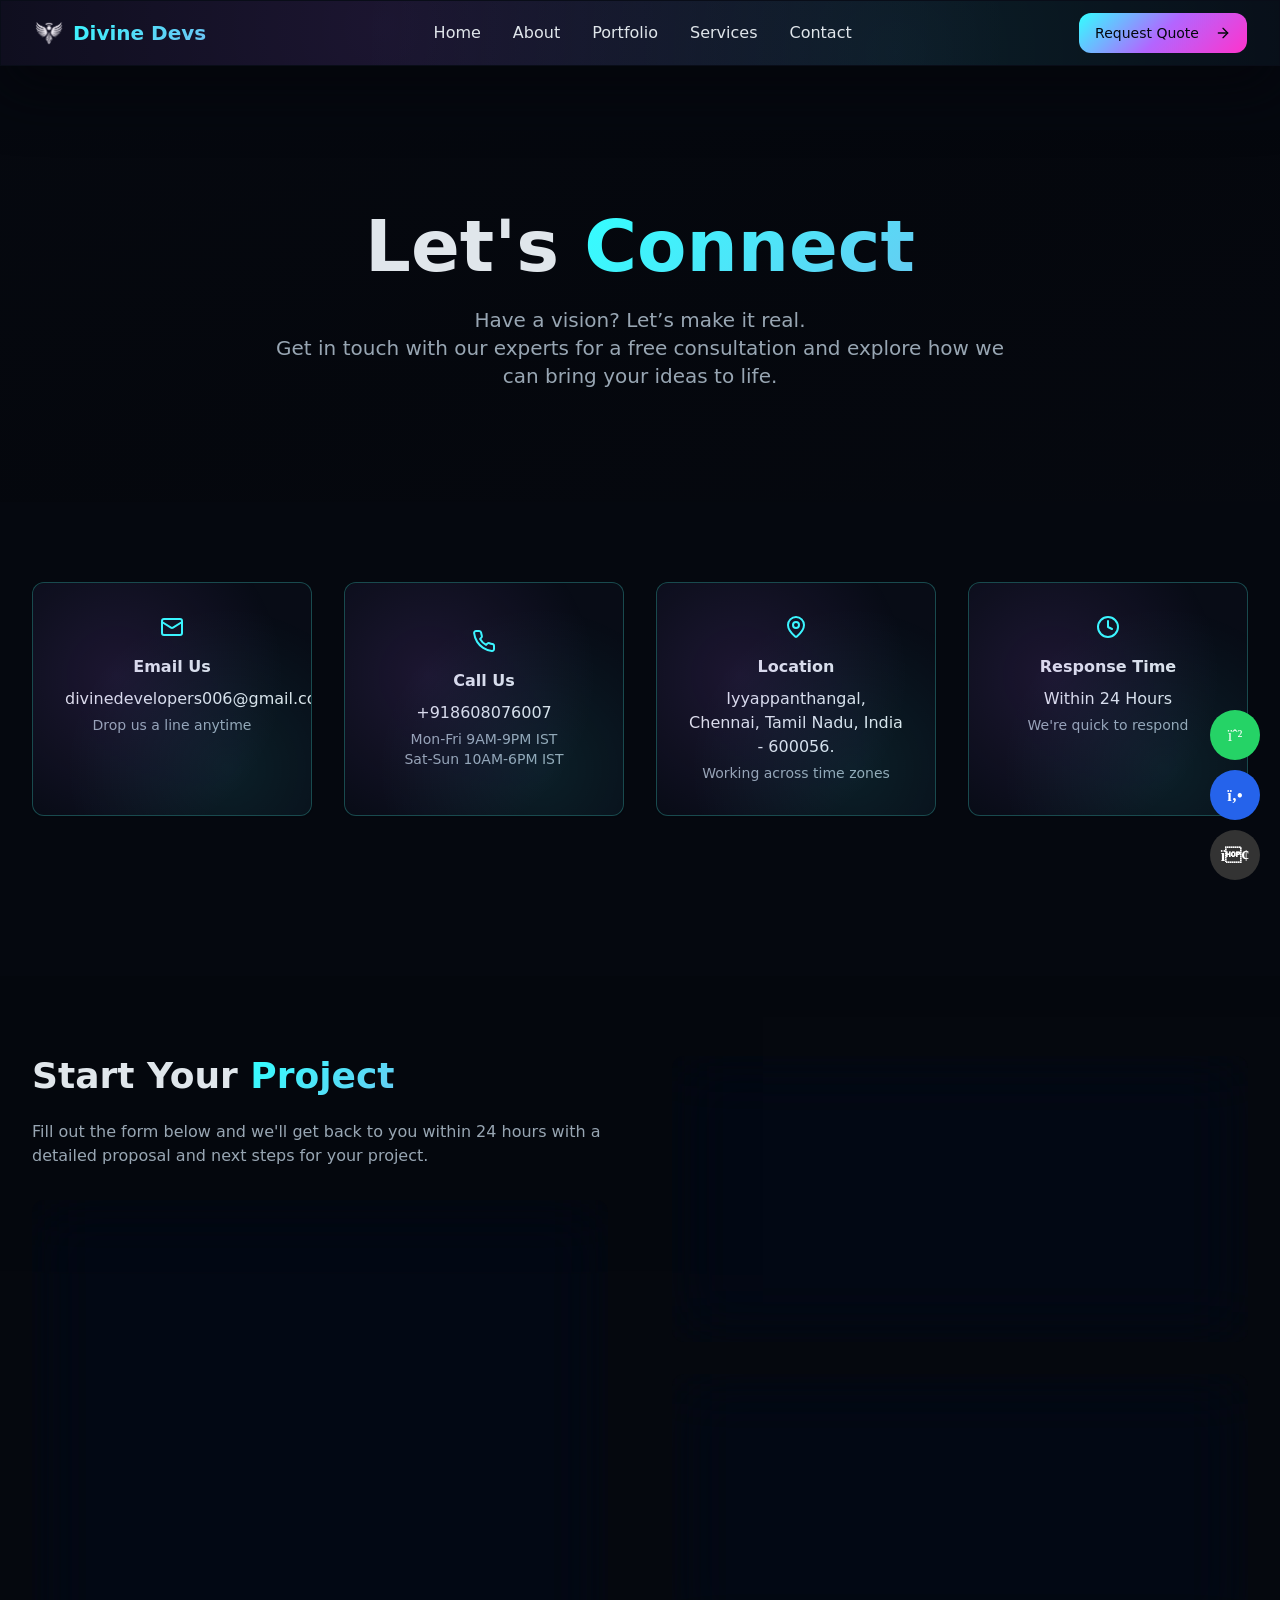
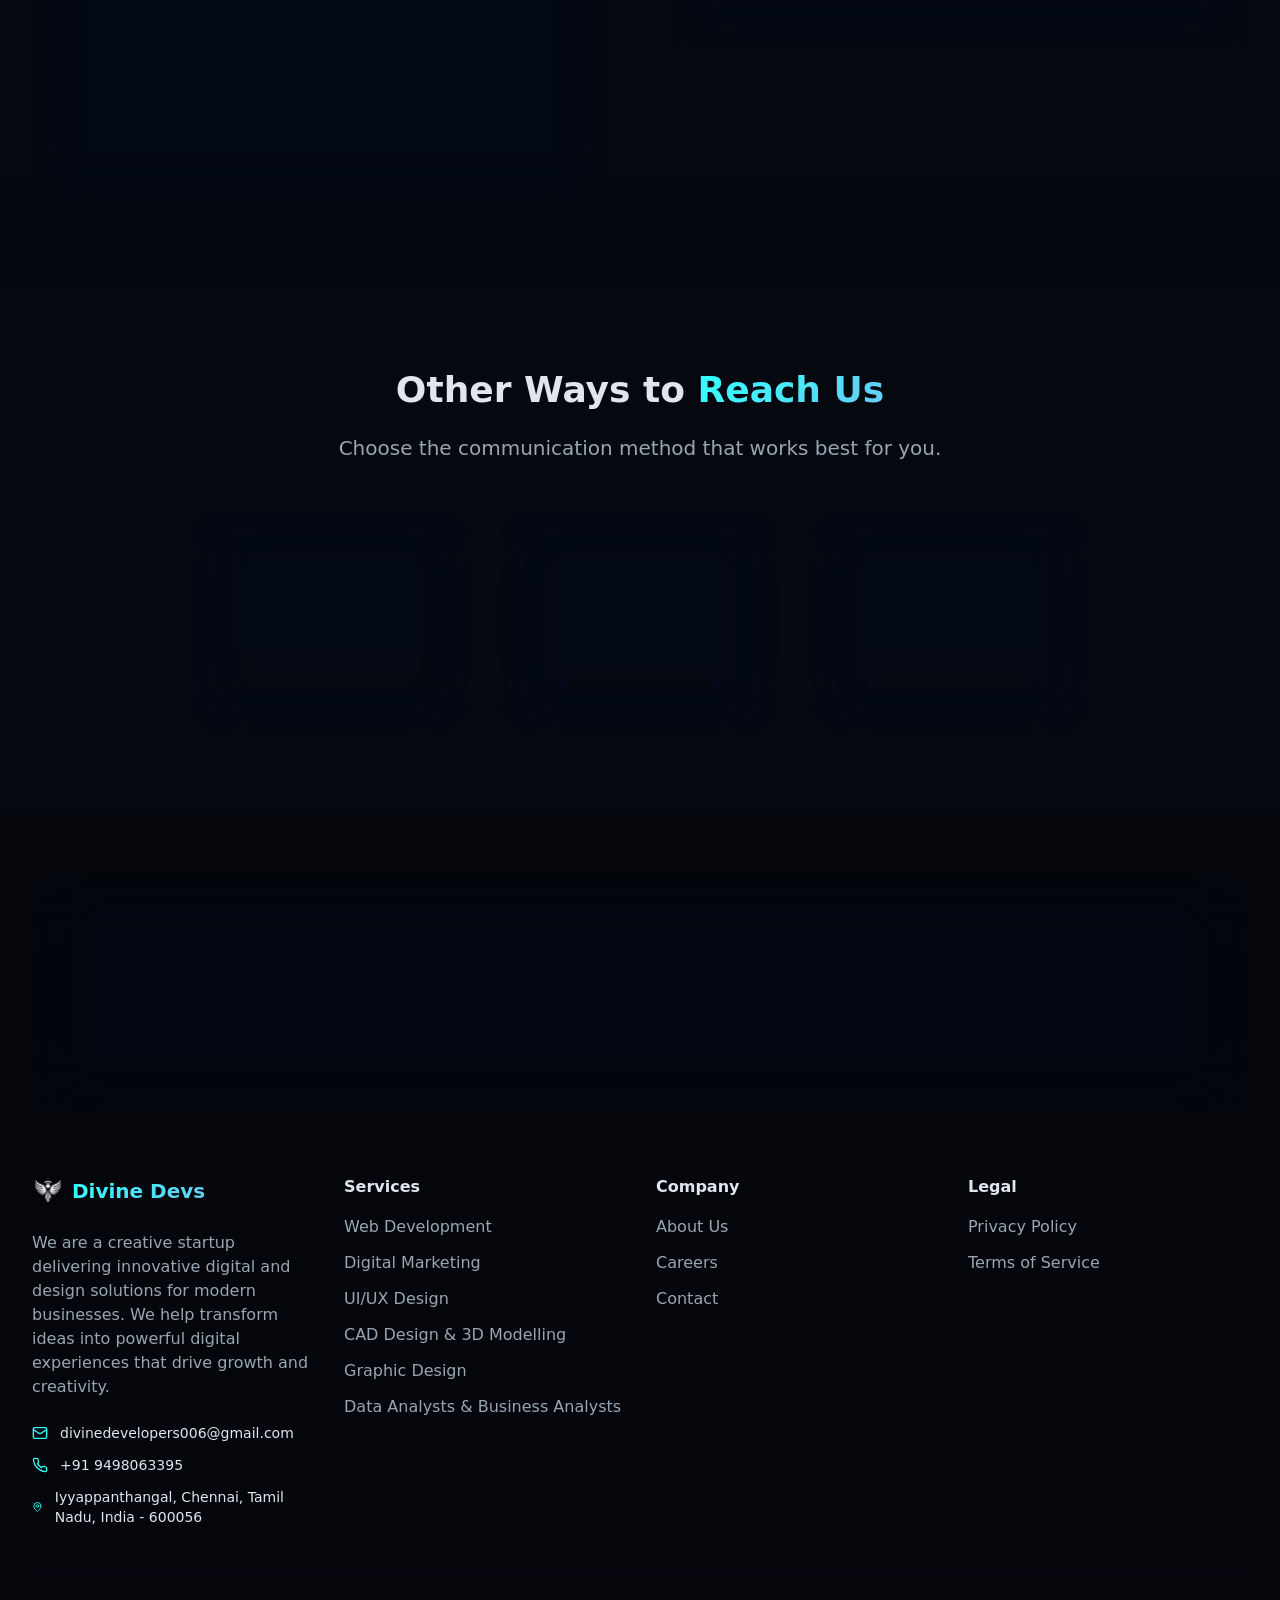
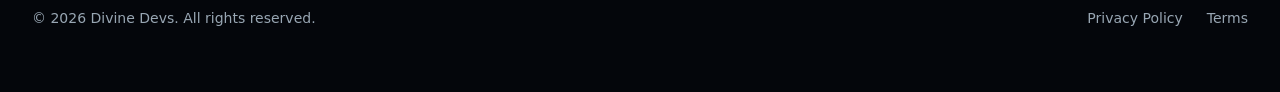
<file: contact.html>
<html lang="en" class="dark" style="color-scheme: dark">
  <head>
    <meta charset="UTF-8" />
    <meta name="viewport" content="width=device-width, initial-scale=1.0" />

    <title>Contact Us - Divine Devs</title>
    <link rel="stylesheet" href="https://cdnjs.cloudflare.com/ajax/libs/font-awesome/6.5.0/css/all.min.css">
    <link rel="stylesheet" crossorigin="" href="styles.css" />

    <style type="styles.css">
      :where(html[dir="ltr"]),
      :where([data-sonner-toaster][dir="ltr"]) {
        --toast-icon-margin-start: -3px;
        --toast-icon-margin-end: 4px;
        --toast-svg-margin-start: -1px;
        --toast-svg-margin-end: 0px;
        --toast-button-margin-start: auto;
        --toast-button-margin-end: 0;
        --toast-close-button-start: 0;
        --toast-close-button-end: unset;
        --toast-close-button-transform: translate(-35%, -35%);
      }
      :where(html[dir="rtl"]),
      :where([data-sonner-toaster][dir="rtl"]) {
        --toast-icon-margin-start: 4px;
        --toast-icon-margin-end: -3px;
        --toast-svg-margin-start: 0px;
        --toast-svg-margin-end: -1px;
        --toast-button-margin-start: 0;
        --toast-button-margin-end: auto;
        --toast-close-button-start: unset;
        --toast-close-button-end: 0;
        --toast-close-button-transform: translate(35%, -35%);
      }
      :where([data-sonner-toaster]) {
        position: fixed;
        width: var(--width);
        font-family:
          ui-sans-serif,
          system-ui,
          -apple-system,
          BlinkMacSystemFont,
          Segoe UI,
          Roboto,
          Helvetica Neue,
          Arial,
          Noto Sans,
          sans-serif,
          Apple Color Emoji,
          Segoe UI Emoji,
          Segoe UI Symbol,
          Noto Color Emoji;
        --gray1: hsl(0, 0%, 99%);
        --gray2: hsl(0, 0%, 97.3%);
        --gray3: hsl(0, 0%, 95.1%);
        --gray4: hsl(0, 0%, 93%);
        --gray5: hsl(0, 0%, 90.9%);
        --gray6: hsl(0, 0%, 88.7%);
        --gray7: hsl(0, 0%, 85.8%);
        --gray8: hsl(0, 0%, 78%);
        --gray9: hsl(0, 0%, 56.1%);
        --gray10: hsl(0, 0%, 52.3%);
        --gray11: hsl(0, 0%, 43.5%);
        --gray12: hsl(0, 0%, 9%);
        --border-radius: 8px;
        box-sizing: border-box;
        padding: 0;
        margin: 0;
        list-style: none;
        outline: none;
        z-index: 999999999;
        transition: transform 0.4s ease;
      }
      :where([data-sonner-toaster][data-lifted="true"]) {
        transform: translateY(-10px);
      }
      @media (hover: none) and (pointer: coarse) {
        :where([data-sonner-toaster][data-lifted="true"]) {
          transform: none;
        }
      }
      :where([data-sonner-toaster][data-x-position="right"]) {
        right: var(--offset-right);
      }
      :where([data-sonner-toaster][data-x-position="left"]) {
        left: var(--offset-left);
      }
      :where([data-sonner-toaster][data-x-position="center"]) {
        left: 50%;
        transform: translate(-50%);
      }
      :where([data-sonner-toaster][data-y-position="top"]) {
        top: var(--offset-top);
      }
      :where([data-sonner-toaster][data-y-position="bottom"]) {
        bottom: var(--offset-bottom);
      }
      :where([data-sonner-toast]) {
        --y: translateY(100%);
        --lift-amount: calc(var(--lift) * var(--gap));
        z-index: var(--z-index);
        position: absolute;
        opacity: 0;
        transform: var(--y);
        filter: blur(0);
        touch-action: none;
        transition:
          transform 0.4s,
          opacity 0.4s,
          height 0.4s,
          box-shadow 0.2s;
        box-sizing: border-box;
        outline: none;
        overflow-wrap: anywhere;
      }
      :where([data-sonner-toast][data-styled="true"]) {
        padding: 16px;
        background: var(--normal-bg);
        border: 1px solid var(--normal-border);
        color: var(--normal-text);
        border-radius: var(--border-radius);
        box-shadow: 0 4px 12px #0000001a;
        width: var(--width);
        font-size: 13px;
        display: flex;
        align-items: center;
        gap: 6px;
      }
      :where([data-sonner-toast]:focus-visible) {
        box-shadow:
          0 4px 12px #0000001a,
          0 0 0 2px #0003;
      }
      :where([data-sonner-toast][data-y-position="top"]) {
        top: 0;
        --y: translateY(-100%);
        --lift: 1;
        --lift-amount: calc(1 * var(--gap));
      }
      :where([data-sonner-toast][data-y-position="bottom"]) {
        bottom: 0;
        --y: translateY(100%);
        --lift: -1;
        --lift-amount: calc(var(--lift) * var(--gap));
      }
      :where([data-sonner-toast]) :where([data-description]) {
        font-weight: 400;
        line-height: 1.4;
        color: inherit;
      }
      :where([data-sonner-toast]) :where([data-title]) {
        font-weight: 500;
        line-height: 1.5;
        color: inherit;
      }
      :where([data-sonner-toast]) :where([data-icon]) {
        display: flex;
        height: 16px;
        width: 16px;
        position: relative;
        justify-content: flex-start;
        align-items: center;
        flex-shrink: 0;
        margin-left: var(--toast-icon-margin-start);
        margin-right: var(--toast-icon-margin-end);
      }
      :where([data-sonner-toast][data-promise="true"])
        :where([data-icon])
        > svg {
        opacity: 0;
        transform: scale(0.8);
        transform-origin: center;
        animation: sonner-fade-in 0.3s ease forwards;
      }
      :where([data-sonner-toast]) :where([data-icon]) > * {
        flex-shrink: 0;
      }
      :where([data-sonner-toast]) :where([data-icon]) svg {
        margin-left: var(--toast-svg-margin-start);
        margin-right: var(--toast-svg-margin-end);
      }
      :where([data-sonner-toast]) :where([data-content]) {
        display: flex;
        flex-direction: column;
        gap: 2px;
      }
      [data-sonner-toast][data-styled="true"] [data-button] {
        border-radius: 4px;
        padding-left: 8px;
        padding-right: 8px;
        height: 24px;
        font-size: 12px;
        color: var(--normal-bg);
        background: var(--normal-text);
        margin-left: var(--toast-button-margin-start);
        margin-right: var(--toast-button-margin-end);
        border: none;
        cursor: pointer;
        outline: none;
        display: flex;
        align-items: center;
        flex-shrink: 0;
        transition:
          opacity 0.4s,
          box-shadow 0.2s;
      }
      :where([data-sonner-toast]) :where([data-button]):focus-visible {
        box-shadow: 0 0 0 2px #0006;
      }
      :where([data-sonner-toast]) :where([data-button]):first-of-type {
        margin-left: var(--toast-button-margin-start);
        margin-right: var(--toast-button-margin-end);
      }
      :where([data-sonner-toast]) :where([data-cancel]) {
        color: var(--normal-text);
        background: rgba(0, 0, 0, 0.08);
      }
      :where([data-sonner-toast][data-theme="dark"]) :where([data-cancel]) {
        background: rgba(255, 255, 255, 0.3);
      }
      :where([data-sonner-toast]) :where([data-close-button]) {
        position: absolute;
        left: var(--toast-close-button-start);
        right: var(--toast-close-button-end);
        top: 0;
        height: 20px;
        width: 20px;
        display: flex;
        justify-content: center;
        align-items: center;
        padding: 0;
        color: var(--gray12);
        border: 1px solid var(--gray4);
        transform: var(--toast-close-button-transform);
        border-radius: 50%;
        cursor: pointer;
        z-index: 1;
        transition:
          opacity 0.1s,
          background 0.2s,
          border-color 0.2s;
      }
      [data-sonner-toast] [data-close-button] {
        background: var(--gray1);
      }
      :where([data-sonner-toast]) :where([data-close-button]):focus-visible {
        box-shadow:
          0 4px 12px #0000001a,
          0 0 0 2px #0003;
      }
      :where([data-sonner-toast]) :where([data-disabled="true"]) {
        cursor: not-allowed;
      }
      :where([data-sonner-toast]):hover :where([data-close-button]):hover {
        background: var(--gray2);
        border-color: var(--gray5);
      }
      :where([data-sonner-toast][data-swiping="true"]):before {
        content: "";
        position: absolute;
        left: -50%;
        right: -50%;
        height: 100%;
        z-index: -1;
      }
      :where(
        [data-sonner-toast][data-y-position="top"][data-swiping="true"]
      ):before {
        bottom: 50%;
        transform: scaleY(3) translateY(50%);
      }
      :where(
        [data-sonner-toast][data-y-position="bottom"][data-swiping="true"]
      ):before {
        top: 50%;
        transform: scaleY(3) translateY(-50%);
      }
      :where(
        [data-sonner-toast][data-swiping="false"][data-removed="true"]
      ):before {
        content: "";
        position: absolute;
        inset: 0;
        transform: scaleY(2);
      }
      :where([data-sonner-toast]):after {
        content: "";
        position: absolute;
        left: 0;
        height: calc(var(--gap) + 1px);
        bottom: 100%;
        width: 100%;
      }
      :where([data-sonner-toast][data-mounted="true"]) {
        --y: translateY(0);
        opacity: 1;
      }
      :where([data-sonner-toast][data-expanded="false"][data-front="false"]) {
        --scale: var(--toasts-before) * 0.05 + 1;
        --y: translateY(calc(var(--lift-amount) * var(--toasts-before)))
          scale(calc(-1 * var(--scale)));
        height: var(--front-toast-height);
      }
      :where([data-sonner-toast]) > * {
        transition: opacity 0.4s;
      }
      :where(
          [data-sonner-toast][data-expanded="false"][data-front="false"][data-styled="true"]
        )
        > * {
        opacity: 0;
      }
      :where([data-sonner-toast][data-visible="false"]) {
        opacity: 0;
        pointer-events: none;
      }
      :where([data-sonner-toast][data-mounted="true"][data-expanded="true"]) {
        --y: translateY(calc(var(--lift) * var(--offset)));
        height: var(--initial-height);
      }
      :where(
        [data-sonner-toast][data-removed="true"][data-front="true"][data-swipe-out="false"]
      ) {
        --y: translateY(calc(var(--lift) * -100%));
        opacity: 0;
      }
      :where(
        [data-sonner-toast][data-removed="true"][data-front="false"][data-swipe-out="false"][data-expanded="true"]
      ) {
        --y: translateY(
          calc(var(--lift) * var(--offset) + var(--lift) * -100%)
        );
        opacity: 0;
      }
      :where(
        [data-sonner-toast][data-removed="true"][data-front="false"][data-swipe-out="false"][data-expanded="false"]
      ) {
        --y: translateY(40%);
        opacity: 0;
        transition:
          transform 0.5s,
          opacity 0.2s;
      }
      :where(
        [data-sonner-toast][data-removed="true"][data-front="false"]
      ):before {
        height: calc(var(--initial-height) + 20%);
      }
      [data-sonner-toast][data-swiping="true"] {
        transform: var(--y) translateY(var(--swipe-amount-y, 0px))
          translate(var(--swipe-amount-x, 0px));
        transition: none;
      }
      [data-sonner-toast][data-swiped="true"] {
        user-select: none;
      }
      [data-sonner-toast][data-swipe-out="true"][data-y-position="bottom"],
      [data-sonner-toast][data-swipe-out="true"][data-y-position="top"] {
        animation-duration: 0.2s;
        animation-timing-function: ease-out;
        animation-fill-mode: forwards;
      }
      [data-sonner-toast][data-swipe-out="true"][data-swipe-direction="left"] {
        animation-name: swipe-out-left;
      }
      [data-sonner-toast][data-swipe-out="true"][data-swipe-direction="right"] {
        animation-name: swipe-out-right;
      }
      [data-sonner-toast][data-swipe-out="true"][data-swipe-direction="up"] {
        animation-name: swipe-out-up;
      }
      [data-sonner-toast][data-swipe-out="true"][data-swipe-direction="down"] {
        animation-name: swipe-out-down;
      }
      @keyframes swipe-out-left {
        0% {
          transform: var(--y) translate(var(--swipe-amount-x));
          opacity: 1;
        }
        to {
          transform: var(--y) translate(calc(var(--swipe-amount-x) - 100%));
          opacity: 0;
        }
      }
      @keyframes swipe-out-right {
        0% {
          transform: var(--y) translate(var(--swipe-amount-x));
          opacity: 1;
        }
        to {
          transform: var(--y) translate(calc(var(--swipe-amount-x) + 100%));
          opacity: 0;
        }
      }
      @keyframes swipe-out-up {
        0% {
          transform: var(--y) translateY(var(--swipe-amount-y));
          opacity: 1;
        }
        to {
          transform: var(--y) translateY(calc(var(--swipe-amount-y) - 100%));
          opacity: 0;
        }
      }
      @keyframes swipe-out-down {
        0% {
          transform: var(--y) translateY(var(--swipe-amount-y));
          opacity: 1;
        }
        to {
          transform: var(--y) translateY(calc(var(--swipe-amount-y) + 100%));
          opacity: 0;
        }
      }
      @media (max-width: 600px) {
        [data-sonner-toaster] {
          position: fixed;
          right: var(--mobile-offset-right);
          left: var(--mobile-offset-left);
          width: 100%;
        }
        [data-sonner-toaster][dir="rtl"] {
          left: calc(var(--mobile-offset-left) * -1);
        }
        [data-sonner-toaster] [data-sonner-toast] {
          left: 0;
          right: 0;
          width: calc(100% - var(--mobile-offset-left) * 2);
        }
        [data-sonner-toaster][data-x-position="left"] {
          left: var(--mobile-offset-left);
        }
        [data-sonner-toaster][data-y-position="bottom"] {
          bottom: var(--mobile-offset-bottom);
        }
        [data-sonner-toaster][data-y-position="top"] {
          top: var(--mobile-offset-top);
        }
        [data-sonner-toaster][data-x-position="center"] {
          left: var(--mobile-offset-left);
          right: var(--mobile-offset-right);
          transform: none;
        }
      }
      [data-sonner-toaster][data-theme="light"] {
        --normal-bg: #fff;
        --normal-border: var(--gray4);
        --normal-text: var(--gray12);
        --success-bg: hsl(143, 85%, 96%);
        --success-border: hsl(145, 92%, 91%);
        --success-text: hsl(140, 100%, 27%);
        --info-bg: hsl(208, 100%, 97%);
        --info-border: hsl(221, 91%, 91%);
        --info-text: hsl(210, 92%, 45%);
        --warning-bg: hsl(49, 100%, 97%);
        --warning-border: hsl(49, 91%, 91%);
        --warning-text: hsl(31, 92%, 45%);
        --error-bg: hsl(359, 100%, 97%);
        --error-border: hsl(359, 100%, 94%);
        --error-text: hsl(360, 100%, 45%);
      }
      [data-sonner-toaster][data-theme="light"]
        [data-sonner-toast][data-invert="true"] {
        --normal-bg: #000;
        --normal-border: hsl(0, 0%, 20%);
        --normal-text: var(--gray1);
      }
      [data-sonner-toaster][data-theme="dark"]
        [data-sonner-toast][data-invert="true"] {
        --normal-bg: #fff;
        --normal-border: var(--gray3);
        --normal-text: var(--gray12);
      }
      [data-sonner-toaster][data-theme="dark"] {
        --normal-bg: #000;
        --normal-bg-hover: hsl(0, 0%, 12%);
        --normal-border: hsl(0, 0%, 20%);
        --normal-border-hover: hsl(0, 0%, 25%);
        --normal-text: var(--gray1);
        --success-bg: hsl(150, 100%, 6%);
        --success-border: hsl(147, 100%, 12%);
        --success-text: hsl(150, 86%, 65%);
        --info-bg: hsl(215, 100%, 6%);
        --info-border: hsl(223, 100%, 12%);
        --info-text: hsl(216, 87%, 65%);
        --warning-bg: hsl(64, 100%, 6%);
        --warning-border: hsl(60, 100%, 12%);
        --warning-text: hsl(46, 87%, 65%);
        --error-bg: hsl(358, 76%, 10%);
        --error-border: hsl(357, 89%, 16%);
        --error-text: hsl(358, 100%, 81%);
      }
      [data-sonner-toaster][data-theme="dark"]
        [data-sonner-toast]
        [data-close-button] {
        background: var(--normal-bg);
        border-color: var(--normal-border);
        color: var(--normal-text);
      }
      [data-sonner-toaster][data-theme="dark"]
        [data-sonner-toast]
        [data-close-button]:hover {
        background: var(--normal-bg-hover);
        border-color: var(--normal-border-hover);
      }
      [data-rich-colors="true"][data-sonner-toast][data-type="success"],
      [data-rich-colors="true"][data-sonner-toast][data-type="success"]
        [data-close-button] {
        background: var(--success-bg);
        border-color: var(--success-border);
        color: var(--success-text);
      }
      [data-rich-colors="true"][data-sonner-toast][data-type="info"],
      [data-rich-colors="true"][data-sonner-toast][data-type="info"]
        [data-close-button] {
        background: var(--info-bg);
        border-color: var(--info-border);
        color: var(--info-text);
      }
      [data-rich-colors="true"][data-sonner-toast][data-type="warning"],
      [data-rich-colors="true"][data-sonner-toast][data-type="warning"]
        [data-close-button] {
        background: var(--warning-bg);
        border-color: var(--warning-border);
        color: var(--warning-text);
      }
      [data-rich-colors="true"][data-sonner-toast][data-type="error"],
      [data-rich-colors="true"][data-sonner-toast][data-type="error"]
        [data-close-button] {
        background: var(--error-bg);
        border-color: var(--error-border);
        color: var(--error-text);
      }
      .sonner-loading-wrapper {
        --size: 16px;
        height: var(--size);
        width: var(--size);
        position: absolute;
        inset: 0;
        z-index: 10;
      }
      .sonner-loading-wrapper[data-visible="false"] {
        transform-origin: center;
        animation: sonner-fade-out 0.2s ease forwards;
      }
      .sonner-spinner {
        position: relative;
        top: 50%;
        left: 50%;
        height: var(--size);
        width: var(--size);
      }
      .sonner-loading-bar {
        animation: sonner-spin 1.2s linear infinite;
        background: var(--gray11);
        border-radius: 6px;
        height: 8%;
        left: -10%;
        position: absolute;
        top: -3.9%;
        width: 24%;
      }
      .sonner-loading-bar:nth-child(1) {
        animation-delay: -1.2s;
        transform: rotate(0.0001deg) translate(146%);
      }
      .sonner-loading-bar:nth-child(2) {
        animation-delay: -1.1s;
        transform: rotate(30deg) translate(146%);
      }
      .sonner-loading-bar:nth-child(3) {
        animation-delay: -1s;
        transform: rotate(60deg) translate(146%);
      }
      .sonner-loading-bar:nth-child(4) {
        animation-delay: -0.9s;
        transform: rotate(90deg) translate(146%);
      }
      .sonner-loading-bar:nth-child(5) {
        animation-delay: -0.8s;
        transform: rotate(120deg) translate(146%);
      }
      .sonner-loading-bar:nth-child(6) {
        animation-delay: -0.7s;
        transform: rotate(150deg) translate(146%);
      }
      .sonner-loading-bar:nth-child(7) {
        animation-delay: -0.6s;
        transform: rotate(180deg) translate(146%);
      }
      .sonner-loading-bar:nth-child(8) {
        animation-delay: -0.5s;
        transform: rotate(210deg) translate(146%);
      }
      .sonner-loading-bar:nth-child(9) {
        animation-delay: -0.4s;
        transform: rotate(240deg) translate(146%);
      }
      .sonner-loading-bar:nth-child(10) {
        animation-delay: -0.3s;
        transform: rotate(270deg) translate(146%);
      }
      .sonner-loading-bar:nth-child(11) {
        animation-delay: -0.2s;
        transform: rotate(300deg) translate(146%);
      }
      .sonner-loading-bar:nth-child(12) {
        animation-delay: -0.1s;
        transform: rotate(330deg) translate(146%);
      }
      @keyframes sonner-fade-in {
        0% {
          opacity: 0;
          transform: scale(0.8);
        }
        to {
          opacity: 1;
          transform: scale(1);
        }
      }
      @keyframes sonner-fade-out {
        0% {
          opacity: 1;
          transform: scale(1);
        }
        to {
          opacity: 0;
          transform: scale(0.8);
        }
      }
      @keyframes sonner-spin {
        0% {
          opacity: 1;
        }
        to {
          opacity: 0.15;
        }
      }
      @media (prefers-reduced-motion) {
        [data-sonner-toast],
        [data-sonner-toast] > *,
        .sonner-loading-bar {
          transition: none !important;
          animation: none !important;
        }
      }
      .sonner-loader {
        position: absolute;
        top: 50%;
        left: 50%;
        transform: translate(-50%, -50%);
        transform-origin: center;
        transition:
          opacity 0.2s,
          transform 0.2s;
      }
      .sonner-loader[data-visible="false"] {
        opacity: 0;
        transform: scale(0.8) translate(-50%, -50%);
      }
    </style>

    <meta property="og:type" content="website" data-rh="true" />
    <meta property="og:image" content="/assets/og-image.jpg" data-rh="true" />
    <meta property="og:site_name" content="Dev House Solution" data-rh="true" />
    <meta name="twitter:card" content="summary_large_image" data-rh="true" />
    <meta name="twitter:image" content="/assets/og-image.jpg" data-rh="true" />
    <script
      type="text/javascript"
      async=""
      src="https://googleads.g.doubleclick.net/pagead/viewthroughconversion/16768688988/?random=1773058299416&amp;cv=11&amp;fst=1773058299416&amp;bg=ffffff&amp;guid=ON&amp;async=1&amp;en=gtag.config&amp;gtm=45be6341za200xec&amp;gcd=13l3l3l3l1l1&amp;dma=0&amp;tag_exp=103116026~103200004~115938465~115938469~116024733~117484252&amp;u_w=1536&amp;u_h=864&amp;url=https%3A%2F%2Fdevhousesolution.com%2Fportfolio&amp;frm=0&amp;tiba=Portfolio%20-%20Our%20Development%20Projects%20%7C%20Dev%20House%20Solution&amp;hn=www.googleadservices.com&amp;npa=0&amp;pscdl=noapi&amp;auid=816634310.1772690712&amp;uaa=x86&amp;uab=64&amp;uafvl=Not%253AA-Brand%3B99.0.0.0%7CGoogle%2520Chrome%3B145.0.7632.160%7CChromium%3B145.0.7632.160&amp;uamb=0&amp;uam=&amp;uap=Windows&amp;uapv=19.0.0&amp;uaw=0&amp;data=event%3Dgtag.config&amp;rfmt=3&amp;fmt=4"
    ></script>
    <script
      type="text/javascript"
      async=""
      src="https://googleads.g.doubleclick.net/pagead/viewthroughconversion/16768688988/?random=1773058299516&amp;cv=11&amp;fst=1773058299516&amp;bg=ffffff&amp;guid=ON&amp;async=1&amp;en=gtag.config&amp;gtm=45be6341z89225479857za200xec&amp;gcd=13l3l3l3l1l1&amp;dma=0&amp;tag_exp=103116026~103200004~115938465~115938469~116024733~117484252&amp;u_w=1536&amp;u_h=864&amp;url=https%3A%2F%2Fdevhousesolution.com%2Fportfolio&amp;frm=0&amp;tiba=Portfolio%20-%20Our%20Development%20Projects%20%7C%20Dev%20House%20Solution&amp;hn=www.googleadservices.com&amp;npa=0&amp;pscdl=noapi&amp;auid=816634310.1772690712&amp;uaa=x86&amp;uab=64&amp;uafvl=Not%253AA-Brand%3B99.0.0.0%7CGoogle%2520Chrome%3B145.0.7632.160%7CChromium%3B145.0.7632.160&amp;uamb=0&amp;uam=&amp;uap=Windows&amp;uapv=19.0.0&amp;uaw=0&amp;data=event%3Dgtag.config&amp;rfmt=3&amp;fmt=4"
    ></script>
    <link
      rel="canonical"
      href="https://devhousesolution.com/contact"
      data-rh="true"
    />
    <meta
      name="description"
      content="Contact Dev House Solution for professional app development, web development, and digital marketing services. Free consultation available. Get in touch today!"
      data-rh="true"
    />
    <meta
      name="keywords"
      content="contact dev house solution, hire app developers, web development quote, software development consultation, get project estimate"
      data-rh="true"
    />
    <meta
      property="og:title"
      content="Contact Us - Get Free Consultation | Dev House Solution"
      data-rh="true"
    />
    <meta
      property="og:description"
      content="Contact Dev House Solution for professional app development, web development, and digital marketing services. Free consultation available. Get in touch today!"
      data-rh="true"
    />
    <meta
      property="og:url"
      content="https://devhousesolution.com/contact"
      data-rh="true"
    />
    <meta
      name="twitter:title"
      content="Contact Us - Get Free Consultation | Dev House Solution"
      data-rh="true"
    />
    <meta
      name="twitter:description"
      content="Contact Dev House Solution for professional app development, web development, and digital marketing services. Free consultation available. Get in touch today!"
      data-rh="true"
    />
    <script type="application/ld+json" data-rh="true">
      {
        "@context": "https://schema.org",
        "@type": "BreadcrumbList",
        "itemListElement": [
          {
            "@type": "ListItem",
            "position": 1,
            "name": "Home",
            "item": "https://devhousesolution.com/"
          },
          {
            "@type": "ListItem",
            "position": 2,
            "name": "Contact",
            "item": "https://devhousesolution.com/contact"
          }
        ]
      }
    </script>
  </head>

  <body>
    <div id="root">
      <script>
        !(function () {
          var d = document.documentElement,
            c = d.classList;
          c.remove("light", "dark");
          d.style.colorScheme = "dark";
          c.add("dark");
        })();
      </script>
      <div
        role="region"
        aria-label="Notifications (F8)"
        tabindex="-1"
        style="pointer-events: none">
        <ol
          tabindex="-1"
          class="fixed top-0 z-[100] flex max-h-screen w-full flex-col-reverse p-4 sm:bottom-0 sm:right-0 sm:top-auto sm:flex-col md:max-w-[420px]"></ol>
      </div>
      <section
        aria-label="Notifications alt+T"
        tabindex="-1"
        aria-live="polite"
        aria-relevant="additions text"
        aria-atomic="false"
      ></section>
      <div class="min-h-screen flex flex-col relative">

        <header class="sticky top-0 z-50 glass-elevated border-b border-border/20">
          <div class="container mx-auto px-4 sm:px-6 lg:px-8">
            <div class="flex justify-between items-center h-16">
              <a class="flex items-center space-x-2 group" href="/"> 
                <div class="w-8 h-8 black rounded-lg flex items-center justify-center group-hover:animate-pulse-glow transition-all">
                <image src="logo/image-removebg-preview.png" alt="Divine Devs Logo" class="w-10 h-15" />
                </div>
                <span class="text-xl font-heading font-bold gradient-text">Divine Devs</span>
                  </a>
              <nav class="hidden md:flex items-center space-x-8">
                <a class="text-foreground hover:text-primary transition-colors duration-200 font-medium relative group"
                  href="index.html"
                  >Home<span
                    class="absolute inset-x-0 bottom-0 h-0.5 bg-gradient-primary scale-x-0 group-hover:scale-x-100 transition-transform duration-300 origin-left"
                  ></span></a
                ><a
                  class="text-foreground hover:text-primary transition-colors duration-200 font-medium relative group"
                  href="about.html"
                  >About<span
                    class="absolute inset-x-0 bottom-0 h-0.5 bg-gradient-primary scale-x-0 group-hover:scale-x-100 transition-transform duration-300 origin-left"
                  ></span></a
                ><a
                  class="text-foreground hover:text-primary transition-colors duration-200 font-medium relative group"
                  href="project.html"
                  >Portfolio<span
                    class="absolute inset-x-0 bottom-0 h-0.5 bg-gradient-primary scale-x-0 group-hover:scale-x-100 transition-transform duration-300 origin-left"
                  ></span></a
                ><a
                  class="text-foreground hover:text-primary transition-colors duration-200 font-medium relative group"
                  href="service.html"
                  >Services<span
                    class="absolute inset-x-0 bottom-0 h-0.5 bg-gradient-primary scale-x-0 group-hover:scale-x-100 transition-transform duration-300 origin-left"
                  ></span></a
                ><a
                  class="text-foreground hover:text-primary transition-colors duration-200 font-medium relative group"
                  href="contact.html"
                  >Contact<span
                    class="absolute inset-x-0 bottom-0 h-0.5 bg-gradient-primary scale-x-0 group-hover:scale-x-100 transition-transform duration-300 origin-left"
                  ></span
                ></a>
              </nav>
              <div class="hidden md:flex items-center">
                <a href="contact.html">
                  <button
                    class="inline-flex items-center justify-center gap-2 whitespace-nowrap rounded-xl text-sm font-medium focus-visible:outline-none focus-visible:ring-2 focus-visible:ring-ring focus-visible:ring-offset-2 disabled:pointer-events-none disabled:opacity-50 [&amp;_svg]:pointer-events-none [&amp;_svg]:size-4 [&amp;_svg]:shrink-0 relative overflow-hidden text-primary-foreground hover:bg-primary/90 h-10 px-4 py-2 bg-gradient-hero hover:shadow-glow transition-all duration-300 group">
                    Request Quote<svg
                      xmlns="http://www.w3.org/2000/svg"
                      width="24"
                      height="24"
                      viewBox="0 0 24 24"
                      fill="none"
                      stroke="currentColor"
                      stroke-width="2"
                      stroke-linecap="round"
                      stroke-linejoin="round"
                      class="lucide lucide-arrow-right ml-2 h-4 w-4 group-hover:translate-x-1 transition-transform">
                      <path d="M5 12h14"></path>
                      <path d="m12 5 7 7-7 7"></path>
                    </svg></button></a>
              </div>
              <div class="md:hidden">
                <button
                  class="inline-flex items-center justify-center gap-2 whitespace-nowrap rounded-xl text-sm font-medium transition-all duration-300 focus-visible:outline-none focus-visible:ring-2 focus-visible:ring-ring focus-visible:ring-offset-2 disabled:pointer-events-none disabled:opacity-50 [&amp;_svg]:pointer-events-none [&amp;_svg]:size-4 [&amp;_svg]:shrink-0 relative overflow-hidden hover:text-accent-foreground h-10 w-10 hover:bg-primary/10"
                >
                  <svg
                    xmlns="http://www.w3.org/2000/svg"
                    width="24"
                    height="24"
                    viewBox="0 0 24 24"
                    fill="none"
                    stroke="currentColor"
                    stroke-width="2"
                    stroke-linecap="round"
                    stroke-linejoin="round"
                    class="lucide lucide-menu h-6 w-6"
                  >
                    <line x1="4" x2="20" y1="12" y2="12"></line>
                    <line x1="4" x2="20" y1="6" y2="6"></line>
                    <line x1="4" x2="20" y1="18" y2="18"></line>
                  </svg>
                </button>
              </div>
            </div>
          </div>
        </header>

        <main class="flex-1">
          <div class="pt-16">

            <section
              class="py-12 sm:py-16 md:py-20 bg-gradient-to-br from-background via-surface/50 to-background"
            >
              <div class="container mx-auto px-4 sm:px-6 lg:px-8 text-center">
                <h1
                  class="text-4xl sm:text-5xl md:text-6xl lg:text-7xl font-heading font-bold mb-4 sm:mb-6"
                >
                  Let's <span class="gradient-text">Connect</span>
                </h1>
                <p class="text-base sm:text-lg md:text-xl text-muted-foreground max-w-3xl mx-auto mb-6 sm:mb-8 px-4">
                  Have a vision? Let’s make it real.
                  <br>
                  Get in touch with our experts for a free consultation and explore how we can bring your ideas to life.
                </p>
              </div>
            </section>

            <section class="py-12 sm:py-16 md:py-20">

              <div class="container mx-auto px-4 sm:px-6 lg:px-8">
                <div class="grid grid-cols-1 sm:grid-cols-2 lg:grid-cols-4 gap-4 sm:gap-6 md:gap-8 mb-12 sm:mb-16 md:mb-20">

                  <!-- Contact Card 1: Email -->
                  <button
                    class="rounded-lg border bg-card text-card-foreground shadow-sm glass-elevated hover:shadow-glow transition-all duration-300 text-center animate-slide-up"
                    style="animation-delay: 0.1s">
                    <div class="p-8">
                      <div class="mb-4 flex justify-center">
                        <svg
                          xmlns="http://www.w3.org/2000/svg"
                          width="24"
                          height="24"
                          viewBox="0 0 24 24"
                          fill="none"
                          stroke="currentColor"
                          stroke-width="2"
                          stroke-linecap="round"
                          stroke-linejoin="round"
                          class="lucide lucide-mail h-6 w-6 text-primary">
                          <rect
                            width="20"
                            height="16"
                            x="2"
                            y="4"
                            rx="2"></rect>
                          <path d="m22 7-8.97 5.7a1.94 1.94 0 0 1-2.06 0L2 7"></path>
                        </svg>
                      </div>
                      <h3 class="font-heading font-semibold mb-2">Email Us</h3>
                      <p class="text-foreground font-medium mb-1">
                        <a href="mailto:divinedevelopers006@gmail.com">divinedevelopers006@gmail.com</a>
                      </p>
                      <p class="text-muted-foreground text-sm">
                        Drop us a line anytime
                      </p>
                      <a href="mailto:divinedevelopers006@gmail.com" class="block h-full w-full"></a>
                    </div>
                  </button>

                  <!-- Contact Card 2: Phone -->
                  <button
                    onclick="window.location.href='tel:+918608076007'"
                    class="rounded-lg border bg-card text-card-foreground shadow-sm glass-elevated hover:shadow-glow transition-all duration-300 text-center animate-slide-up"
                    style="animation-delay: 0.1s">
                    <div class="p-8">
                      <div class="mb-4 flex justify-center">
                        <svg
                          xmlns="http://www.w3.org/2000/svg"
                          width="24"
                          height="24"
                          viewBox="0 0 24 24"
                          fill="none"
                          stroke="currentColor"
                          stroke-width="2"
                          stroke-linecap="round"
                          stroke-linejoin="round"
                          class="lucide lucide-phone h-6 w-6 text-primary">
                          <path
                            d="M22 16.92v3a2 2 0 0 1-2.18 2 19.79 19.79 0 0 1-8.63-3.07 19.5 19.5 0 0 1-6-6 19.79 19.79 0 0 1-3.07-8.67A2 2 0 0 1 4.11 2h3a2 2 0 0 1 2 1.72 12.84 12.84 0 0 0 .7 2.81 2 2 0 0 1-.45 2.11L8.09 9.91a16 16 0 0 0 6 6l1.27-1.27a2 2 0 0 1 2.11-.45 12.84 12.84 0 0 0 2.81.7A2 2 0 0 1 22 16.92z"></path>
                        </svg>
                      </div>
                      <h3 class="font-heading font-semibold mb-2">Call Us</h3>
                      <p class="text-foreground font-medium mb-1">+918608076007</p>
                      <p class="text-muted-foreground text-sm"> Mon-Fri 9AM-9PM IST</p>
                      <p class="text-muted-foreground text-sm"> Sat-Sun 10AM-6PM IST</p>
                     </div>
                </button>

                  <div
                    class="rounded-lg border bg-card text-card-foreground shadow-sm glass-elevated hover:shadow-glow transition-all duration-300 text-center animate-slide-up"
                    style="animation-delay: 0.2s">
                    <div class="p-8">
                      <div class="mb-4 flex justify-center">
                        <svg
                          xmlns="http://www.w3.org/2000/svg"
                          width="24"
                          height="24"
                          viewBox="0 0 24 24"
                          fill="none"
                          stroke="currentColor"
                          stroke-width="2"
                          stroke-linecap="round"
                          stroke-linejoin="round"
                          class="lucide lucide-map-pin h-6 w-6 text-primary">
                          <path
                            d="M20 10c0 4.993-5.539 10.193-7.399 11.799a1 1 0 0 1-1.202 0C9.539 20.193 4 14.993 4 10a8 8 0 0 1 16 0"></path>
                          <circle cx="12" cy="10" r="3"></circle>
                        </svg>
                      </div>
                      <h3 class="font-heading font-semibold mb-2">Location</h3>
                      <p class="text-foreground font-medium mb-1">
                        Iyyappanthangal, Chennai, Tamil Nadu, India - 600056.
                      </p>
                      <p class="text-muted-foreground text-sm">
                        Working across time zones
                      </p>
                    </div>
                  </div>
                  
                  <div
                    class="rounded-lg border bg-card text-card-foreground shadow-sm glass-elevated hover:shadow-glow transition-all duration-300 text-center animate-slide-up"
                    style="animation-delay: 0.3s">
                    <div class="p-8">
                      <div class="mb-4 flex justify-center">
                        <svg
                          xmlns="http://www.w3.org/2000/svg"
                          width="24"
                          height="24"
                          viewBox="0 0 24 24"
                          fill="none"
                          stroke="currentColor"
                          stroke-width="2"
                          stroke-linecap="round"
                          stroke-linejoin="round"
                          class="lucide lucide-clock h-6 w-6 text-primary">
                          <circle cx="12" cy="12" r="10"></circle>
                          <polyline points="12 6 12 12 16 14"></polyline>
                        </svg>
                      </div>
                      <h3 class="font-heading font-semibold mb-2">
                        Response Time
                      </h3>
                      <p class="text-foreground font-medium mb-1">
                        Within 24 Hours
                      </p>
                      <p class="text-muted-foreground text-sm">
                        We're quick to respond
                      </p>
                    </div>
                  </div>

                </div>
              </div>
            </section>

            <section class="py-12 sm:py-16 md:py-20 bg-surface/30">
              <div class="container mx-auto px-4 sm:px-6 lg:px-8">
                <div
                  class="grid lg:grid-cols-2 gap-8 sm:gap-12 md:gap-16 items-start">
                  <div class="animate-slide-up">
                    <h2
                      class="text-2xl sm:text-3xl md:text-4xl font-heading font-bold mb-4 sm:mb-6">
                      Start Your <span class="gradient-text">Project</span>
                    </h2>
                    <p
                      class="text-sm sm:text-base text-muted-foreground mb-6 sm:mb-8">
                      Fill out the form below and we'll get back to you within
                      24 hours with a detailed proposal and next steps for your
                      project.
                    </p>
                    <div
                      class="rounded-lg border bg-card text-card-foreground shadow-sm glass-elevated">
                      <div class="p-4 sm:p-6 md:p-8">
                        <form class="space-y-4 sm:space-y-6">
                          <div class="grid grid-cols-1 md:grid-cols-2 gap-4">
                            <div class="space-y-2">
                              <label
                                class="text-sm font-medium leading-none peer-disabled:cursor-not-allowed peer-disabled:opacity-70"
                                for="name">Name *</label><input
                                class="flex h-10 w-full rounded-md border-input bg-background px-3 py-2 text-base ring-offset-background file:border-0 file:bg-transparent file:text-sm file:font-medium file:text-foreground placeholder:text-muted-foreground focus-visible:outline-none focus-visible:ring-2 focus-visible:ring-ring focus-visible:ring-offset-2 disabled:cursor-not-allowed disabled:opacity-50 md:text-sm glass border-0"
                                id="name"
                                placeholder="Your full name"
                                required=""
                                value=""
                              />
                            </div>
                            <div class="space-y-2">
                              <label
                                class="text-sm font-medium leading-none peer-disabled:cursor-not-allowed peer-disabled:opacity-70"
                                for="email"
                                >Email *</label
                              ><input
                                type="email"
                                class="flex h-10 w-full rounded-md border-input bg-background px-3 py-2 text-base ring-offset-background file:border-0 file:bg-transparent file:text-sm file:font-medium file:text-foreground placeholder:text-muted-foreground focus-visible:outline-none focus-visible:ring-2 focus-visible:ring-ring focus-visible:ring-offset-2 disabled:cursor-not-allowed disabled:opacity-50 md:text-sm glass border-0"
                                id="email"
                                placeholder="your@email.com"
                                required=""
                                value=""/>
                            </div>
                          </div>
                          <div class="grid grid-cols-1 md:grid-cols-2 gap-4">
                            <div class="space-y-2">
                              <label
                                class="text-sm font-medium leading-none peer-disabled:cursor-not-allowed peer-disabled:opacity-70"
                                for="phone"
                                >Phone</label><input
                                class="flex h-10 w-full rounded-md border-input bg-background px-3 py-2 text-base ring-offset-background file:border-0 file:bg-transparent file:text-sm file:font-medium file:text-foreground placeholder:text-muted-foreground focus-visible:outline-none focus-visible:ring-2 focus-visible:ring-ring focus-visible:ring-offset-2 disabled:cursor-not-allowed disabled:opacity-50 md:text-sm glass border-0"
                                id="phone"
                                placeholder="+918132810628"
                                value=""
                              />
                            </div>
                            <div class="space-y-2">
                              <label
                                class="text-sm font-medium leading-none peer-disabled:cursor-not-allowed peer-disabled:opacity-70"
                                for="service"
                                >Service Interested In *</label>
                                <button
                                type="button"
                                role="combobox"
                                aria-controls="radix-:r0:"
                                aria-expanded="false"
                                aria-required="true"
                                aria-autocomplete="none"
                                dir="ltr"
                                data-state="closed"
                                data-placeholder=""
                                class="flex h-10 w-full items-center justify-between rounded-md border-input bg-background px-3 py-2 text-sm ring-offset-background placeholder:text-muted-foreground focus:outline-none focus:ring-2 focus:ring-ring focus:ring-offset-2 disabled:cursor-not-allowed disabled:opacity-50 [&amp;&gt;span]:line-clamp-1 glass border-0">
                                <span style="pointer-events: none">Select a service</span><svg
                                  xmlns="http://www.w3.org/2000/svg"
                                  width="24"
                                  height="24"
                                  viewBox="0 0 24 24"
                                  fill="none"
                                  stroke="currentColor"
                                  stroke-width="2"
                                  stroke-linecap="round"
                                  stroke-linejoin="round"
                                  class="lucide lucide-chevron-down h-4 w-4 opacity-50"
                                  aria-hidden="true">
                                  <path d="m6 9 6 6 6-6"></path>
                                </svg>
                                </button>
                              <select
                                aria-hidden="true"
                                required=""
                                tabindex="-1"
                                style="
                                  position: absolute;
                                  border: 0px;
                                  width: 1px;
                                  height: 1px;
                                  padding: 0px;
                                  margin: -1px;
                                  overflow: hidden;
                                  clip: rect(0px, 0px, 0px, 0px);
                                  white-space: nowrap;
                                  overflow-wrap: normal;">
                                <option value=""></option>
                                <option value="App Development">
                                  App Development
                                </option>
                                <option value="Web Development">
                                  Web Development
                                </option>
                                <option value="E-commerce">E-commerce</option>
                                <option value="SEO/Marketing">
                                  SEO/Marketing
                                </option>
                                <option value="3D Animation">
                                  3D Animation
                                </option>
                                <option value="Other">Other</option>
                              </select>
                            </div>
                          </div>
                          <div class="grid grid-cols-1 md:grid-cols-2 gap-4">
                            <div class="space-y-2">
                              <label
                                class="text-sm font-medium leading-none peer-disabled:cursor-not-allowed peer-disabled:opacity-70"
                                for="budget">Project Budget</label>
                                <button
                                type="button"
                                role="combobox"
                                aria-controls="radix-:r1:"
                                aria-expanded="false"
                                aria-autocomplete="none"
                                dir="ltr"
                                data-state="closed"
                                data-placeholder=""
                                class="flex h-10 w-full items-center justify-between rounded-md border-input bg-background px-3 py-2 text-sm ring-offset-background placeholder:text-muted-foreground focus:outline-none focus:ring-2 focus:ring-ring focus:ring-offset-2 disabled:cursor-not-allowed disabled:opacity-50 [&amp;&gt;span]:line-clamp-1 glass border-0">
                                <span style="pointer-events: none"
                                  >Select budget range</span>
                                <svg
                                  xmlns="http://www.w3.org/2000/svg"
                                  width="24"
                                  height="24"
                                  viewBox="0 0 24 24"
                                  fill="none"
                                  stroke="currentColor"
                                  stroke-width="2"
                                  stroke-linecap="round"
                                  stroke-linejoin="round"
                                  class="lucide lucide-chevron-down h-4 w-4 opacity-50"
                                  aria-hidden="true"
                                >
                                  <path d="m6 9 6 6 6-6"></path>
                                </svg></button
                              ><select
                                aria-hidden="true"
                                tabindex="-1"
                                style="
                                  position: absolute;
                                  border: 0px;
                                  width: 1px;
                                  height: 1px;
                                  padding: 0px;
                                  margin: -1px;
                                  overflow: hidden;
                                  clip: rect(0px, 0px, 0px, 0px);
                                  white-space: nowrap;
                                  overflow-wrap: normal;
                                "
                              >
                                <option value=""></option>
                                <option value="Under $10,000">
                                  Under $10,000
                                </option>
                                <option value="$10,000 - $25,000">
                                  $10,000 - $25,000
                                </option>
                                <option value="$25,000 - $50,000">
                                  $25,000 - $50,000
                                </option>
                                <option value="$50,000 - $100,000">
                                  $50,000 - $100,000
                                </option>
                                <option value="$100,000+">$100,000+</option>
                                <option value="Let's discuss">
                                  Let's discuss
                                </option>
                              </select>
                            </div>
                            <div class="space-y-2">
                              <label
                                class="text-sm font-medium leading-none peer-disabled:cursor-not-allowed peer-disabled:opacity-70"
                                for="startDate"
                                >Preferred Start Date</label
                              ><input
                                type="date"
                                class="flex h-10 w-full rounded-md border-input bg-background px-3 py-2 text-base ring-offset-background file:border-0 file:bg-transparent file:text-sm file:font-medium file:text-foreground placeholder:text-muted-foreground focus-visible:outline-none focus-visible:ring-2 focus-visible:ring-ring focus-visible:ring-offset-2 disabled:cursor-not-allowed disabled:opacity-50 md:text-sm glass border-0"
                                id="startDate"
                                value=""
                              />
                            </div>
                          </div>
                          <div class="space-y-2">
                            <label
                              class="text-sm font-medium leading-none peer-disabled:cursor-not-allowed peer-disabled:opacity-70"
                              for="message"
                              >Project Details *</label
                            ><textarea
                              class="flex min-h-[80px] w-full rounded-md border-input bg-background px-3 py-2 text-sm ring-offset-background placeholder:text-muted-foreground focus-visible:outline-none focus-visible:ring-2 focus-visible:ring-ring focus-visible:ring-offset-2 disabled:cursor-not-allowed disabled:opacity-50 glass border-0 resize-none"
                              id="message"
                              placeholder="Tell us about your project goals, requirements, and any specific features you have in mind..."
                              rows="4"
                              required=""
                            ></textarea>
                          </div>
                          <div class="flex items-start space-x-2">
                            <button
                              type="button"
                              role="checkbox"
                              aria-checked="false"
                              data-state="unchecked"
                              value="on"
                              class="peer h-4 w-4 shrink-0 rounded-sm border border-primary ring-offset-background data-[state=checked]:bg-primary data-[state=checked]:text-primary-foreground focus-visible:outline-none focus-visible:ring-2 focus-visible:ring-ring focus-visible:ring-offset-2 disabled:cursor-not-allowed disabled:opacity-50 mt-1"
                              id="consent"
                            ></button
                            ><input
                              type="checkbox"
                              aria-hidden="true"
                              tabindex="-1"
                              value="on"
                              style="
                                position: absolute;
                                pointer-events: none;
                                opacity: 0;
                                margin: 0px;
                                transform: translateX(-100%);
                                width: 16px;
                                height: 16px;
                              "
                            /><label
                              class="font-medium peer-disabled:cursor-not-allowed peer-disabled:opacity-70 text-sm text-muted-foreground"
                              for="consent"
                              >I agree to be contacted regarding my inquiry and
                              understand that Dev House Solution will use my
                              information in accordance with their privacy
                              policy. *</label
                            >
                          </div>
                          <button
                            class="inline-flex items-center justify-center gap-2 whitespace-nowrap text-sm transition-all duration-300 focus-visible:outline-none focus-visible:ring-2 focus-visible:ring-ring focus-visible:ring-offset-2 disabled:pointer-events-none disabled:opacity-50 [&amp;_svg]:pointer-events-none [&amp;_svg]:size-4 [&amp;_svg]:shrink-0 relative overflow-hidden bg-gradient-hero text-background font-semibold hover:shadow-neon hover:scale-105 shadow-elevated neon-glow h-11 rounded-md px-8 w-full group"
                            type="submit"
                          >
                            Send Message<svg
                              xmlns="http://www.w3.org/2000/svg"
                              width="24"
                              height="24"
                              viewBox="0 0 24 24"
                              fill="none"
                              stroke="currentColor"
                              stroke-width="2"
                              stroke-linecap="round"
                              stroke-linejoin="round"
                              class="lucide lucide-send ml-2 h-4 w-4 group-hover:translate-x-1 transition-transform"
                            >
                              <path
                                d="M14.536 21.686a.5.5 0 0 0 .937-.024l6.5-19a.496.496 0 0 0-.635-.635l-19 6.5a.5.5 0 0 0-.024.937l7.93 3.18a2 2 0 0 1 1.112 1.11z"
                              ></path>
                              <path d="m21.854 2.147-10.94 10.939"></path>
                            </svg>
                          </button>
                        </form>
                      </div>
                    </div>
                  </div>
                  <div class="animate-slide-up" style="animation-delay: 0.2s">
                    <div class="sticky top-24">
                      <div
                        class="rounded-lg border bg-card text-card-foreground shadow-sm glass-elevated mb-8"
                      >
                        <div class="p-8 text-center">
                          <svg
                            xmlns="http://www.w3.org/2000/svg"
                            width="24"
                            height="24"
                            viewBox="0 0 24 24"
                            fill="none"
                            stroke="currentColor"
                            stroke-width="2"
                            stroke-linecap="round"
                            stroke-linejoin="round"
                            class="lucide lucide-calendar h-12 w-12 text-primary mx-auto mb-4"
                          >
                            <path d="M8 2v4"></path>
                            <path d="M16 2v4"></path>
                            <rect
                              width="18"
                              height="18"
                              x="3"
                              y="4"
                              rx="2"
                            ></rect>
                            <path d="M3 10h18"></path>
                          </svg>
                          <h3 class="text-xl font-heading font-semibold mb-4">
                            Book a Free Discovery Call
                          </h3>
                          <p class="text-muted-foreground mb-6">
                            Prefer to talk? Schedule a 30-minute discovery call
                            to discuss your project in detail.
                          </p>
                          <a
                            href="https://calendly.com/devhousesolutions3/30min"
                            target="_blank"
                            rel="noopener noreferrer"
                            class="block"
                            ><button
                              class="inline-flex items-center justify-center gap-2 whitespace-nowrap rounded-xl text-sm font-medium transition-all duration-300 focus-visible:outline-none focus-visible:ring-2 focus-visible:ring-ring focus-visible:ring-offset-2 disabled:pointer-events-none disabled:opacity-50 [&amp;_svg]:pointer-events-none [&amp;_svg]:size-4 [&amp;_svg]:shrink-0 relative overflow-hidden glass hover:glass-elevated hover:shadow-hologram border-0 backdrop-blur-xl h-10 px-4 py-2 w-full group"
                            >
                              Schedule Call<svg
                                xmlns="http://www.w3.org/2000/svg"
                                width="24"
                                height="24"
                                viewBox="0 0 24 24"
                                fill="none"
                                stroke="currentColor"
                                stroke-width="2"
                                stroke-linecap="round"
                                stroke-linejoin="round"
                                class="lucide lucide-arrow-right ml-2 h-4 w-4 group-hover:translate-x-1 transition-transform"
                              >
                                <path d="M5 12h14"></path>
                                <path d="m12 5 7 7-7 7"></path>
                              </svg></button
                          ></a>
                        </div>
                      </div>
                      <div
                        class="rounded-lg border bg-card text-card-foreground shadow-sm glass-elevated"
                      >
                        <div class="p-8">
                          <h3 class="text-xl font-heading font-semibold mb-4">
                            What Happens Next?
                          </h3>
                          <div class="space-y-4">
                            <div class="flex items-start space-x-3">
                              <div
                                class="w-8 h-8 bg-gradient-hero rounded-full flex items-center justify-center text-sm font-bold text-background flex-shrink-0"
                              >
                                1
                              </div>
                              <div>
                                <p class="font-medium">Initial Response</p>
                                <p class="text-sm text-muted-foreground">
                                  We'll email you within 24 hours
                                </p>
                              </div>
                            </div>
                            <div class="flex items-start space-x-3">
                              <div
                                class="w-8 h-8 bg-gradient-hero rounded-full flex items-center justify-center text-sm font-bold text-background flex-shrink-0"
                              >
                                2
                              </div>
                              <div>
                                <p class="font-medium">Discovery Call</p>
                                <p class="text-sm text-muted-foreground">
                                  Detailed discussion about your needs
                                </p>
                              </div>
                            </div>
                            <div class="flex items-start space-x-3">
                              <div
                                class="w-8 h-8 bg-gradient-hero rounded-full flex items-center justify-center text-sm font-bold text-background flex-shrink-0"
                              >
                                3
                              </div>
                              <div>
                                <p class="font-medium">Proposal</p>
                                <p class="text-sm text-muted-foreground">
                                  Custom proposal with timeline &amp; pricing
                                </p>
                              </div>
                            </div>
                          </div>
                        </div>
                      </div>
                    </div>
                  </div>
                </div>
              </div>
            </section>

            <section class="py-12 sm:py-16 md:py-20">
              <div class="container mx-auto px-4 sm:px-6 lg:px-8 text-center">
                <h2
                  class="text-2xl sm:text-3xl md:text-4xl font-heading font-bold mb-4 sm:mb-6"
                >
                  Other Ways to <span class="gradient-text">Reach Us</span>
                </h2>
                <p
                  class="text-base sm:text-lg md:text-xl text-muted-foreground mb-8 sm:mb-10 md:mb-12 max-w-2xl mx-auto px-4"
                >
                  Choose the communication method that works best for you.
                </p>
                <div
                  class="grid grid-cols-1 sm:grid-cols-2 md:grid-cols-3 gap-4 sm:gap-6 md:gap-8 max-w-4xl mx-auto"
                >
                  <div
                    class="rounded-lg border bg-card text-card-foreground shadow-sm glass-elevated hover:shadow-glow transition-all duration-300 p-6"
                  >
                    <div class="text-center">
                      <svg
                        xmlns="http://www.w3.org/2000/svg"
                        width="24"
                        height="24"
                        viewBox="0 0 24 24"
                        fill="none"
                        stroke="currentColor"
                        stroke-width="2"
                        stroke-linecap="round"
                        stroke-linejoin="round"
                        class="lucide lucide-mail h-8 w-8 text-primary mx-auto mb-4"
                      >
                        <rect width="20" height="16" x="2" y="4" rx="2"></rect>
                        <path
                          d="m22 7-8.97 5.7a1.94 1.94 0 0 1-2.06 0L2 7"
                        ></path>
                      </svg>
                      <h3 class="font-heading font-semibold mb-2">
                        Direct Email
                      </h3>
                      <p class="text-muted-foreground text-sm mb-4">
                        For detailed project discussions
                      </p>
                      <button
                        class="inline-flex items-center justify-center gap-2 whitespace-nowrap text-sm font-medium transition-all duration-300 focus-visible:outline-none focus-visible:ring-2 focus-visible:ring-ring focus-visible:ring-offset-2 disabled:pointer-events-none disabled:opacity-50 [&amp;_svg]:pointer-events-none [&amp;_svg]:size-4 [&amp;_svg]:shrink-0 relative overflow-hidden border border-border/50 bg-background/50 backdrop-blur-sm hover:bg-primary/10 hover:border-primary/50 h-9 rounded-md px-3"
                      >
                        info@devhousesolution.com
                      </button>
                    </div>
                  </div>
                  <div
                    class="rounded-lg border bg-card text-card-foreground shadow-sm glass-elevated hover:shadow-glow transition-all duration-300 p-6"
                  >
                    <div class="text-center">
                      <svg
                        xmlns="http://www.w3.org/2000/svg"
                        width="24"
                        height="24"
                        viewBox="0 0 24 24"
                        fill="none"
                        stroke="currentColor"
                        stroke-width="2"
                        stroke-linecap="round"
                        stroke-linejoin="round"
                        class="lucide lucide-phone h-8 w-8 text-primary mx-auto mb-4"
                      >
                        <path
                          d="M22 16.92v3a2 2 0 0 1-2.18 2 19.79 19.79 0 0 1-8.63-3.07 19.5 19.5 0 0 1-6-6 19.79 19.79 0 0 1-3.07-8.67A2 2 0 0 1 4.11 2h3a2 2 0 0 1 2 1.72 12.84 12.84 0 0 0 .7 2.81 2 2 0 0 1-.45 2.11L8.09 9.91a16 16 0 0 0 6 6l1.27-1.27a2 2 0 0 1 2.11-.45 12.84 12.84 0 0 0 2.81.7A2 2 0 0 1 22 16.92z"
                        ></path>
                      </svg>
                      <h3 class="font-heading font-semibold mb-2">
                        Phone Call
                      </h3>
                      <p class="text-muted-foreground text-sm mb-4">
                        Quick questions and consultations
                      </p>
                      <button
                        class="inline-flex items-center justify-center gap-2 whitespace-nowrap text-sm font-medium transition-all duration-300 focus-visible:outline-none focus-visible:ring-2 focus-visible:ring-ring focus-visible:ring-offset-2 disabled:pointer-events-none disabled:opacity-50 [&amp;_svg]:pointer-events-none [&amp;_svg]:size-4 [&amp;_svg]:shrink-0 relative overflow-hidden border border-border/50 bg-background/50 backdrop-blur-sm hover:bg-primary/10 hover:border-primary/50 h-9 rounded-md px-3"
                      >
                        +918132810628
                      </button>
                    </div>
                  </div>
                  <div
                    class="rounded-lg border bg-card text-card-foreground shadow-sm glass-elevated hover:shadow-glow transition-all duration-300 p-6"
                  >
                    <div class="text-center">
                      <svg
                        xmlns="http://www.w3.org/2000/svg"
                        width="24"
                        height="24"
                        viewBox="0 0 24 24"
                        fill="none"
                        stroke="currentColor"
                        stroke-width="2"
                        stroke-linecap="round"
                        stroke-linejoin="round"
                        class="lucide lucide-calendar h-8 w-8 text-primary mx-auto mb-4"
                      >
                        <path d="M8 2v4"></path>
                        <path d="M16 2v4"></path>
                        <rect width="18" height="18" x="3" y="4" rx="2"></rect>
                        <path d="M3 10h18"></path>
                      </svg>
                      <h3 class="font-heading font-semibold mb-2">
                        Video Call
                      </h3>
                      <p class="text-muted-foreground text-sm mb-4">
                        Face-to-face project planning
                      </p>
                      <button
                        class="inline-flex items-center justify-center gap-2 whitespace-nowrap text-sm font-medium transition-all duration-300 focus-visible:outline-none focus-visible:ring-2 focus-visible:ring-ring focus-visible:ring-offset-2 disabled:pointer-events-none disabled:opacity-50 [&amp;_svg]:pointer-events-none [&amp;_svg]:size-4 [&amp;_svg]:shrink-0 relative overflow-hidden border border-border/50 bg-background/50 backdrop-blur-sm hover:bg-primary/10 hover:border-primary/50 h-9 rounded-md px-3"
                      >
                        Schedule Meeting
                      </button>
                    </div>
                  </div>
                </div>
              </div>
            </section>

          </div>
        </main>
        
        
        
        <footer class="bg-surface border-t border-border/20">
          <div
            class="container mx-auto px-4 sm:px-6 lg:px-8 py-8 sm:py-12 md:py-16"
          >
            <div
              class="glass-elevated rounded-xl sm:rounded-2xl p-6 sm:p-8 mb-10 sm:mb-12 md:mb-16 text-center"
            >
              <h2
                class="text-2xl sm:text-3xl font-heading font-bold mb-3 sm:mb-4"
              >
                Got a product idea?
                <span class="gradient-text">Let's build it.</span>
              </h2>
              <p
                class="text-sm sm:text-base text-muted-foreground mb-4 sm:mb-6 max-w-2xl mx-auto px-4"
              >
                Transform your vision into reality with our expert development
                team. From MVP to enterprise-scale solutions.
              </p>
              <a href="/contact"
                ><button
                  class="inline-flex items-center justify-center gap-2 whitespace-nowrap text-sm font-medium focus-visible:outline-none focus-visible:ring-2 focus-visible:ring-ring focus-visible:ring-offset-2 disabled:pointer-events-none disabled:opacity-50 [&amp;_svg]:pointer-events-none [&amp;_svg]:size-4 [&amp;_svg]:shrink-0 relative overflow-hidden text-primary-foreground hover:bg-primary/90 h-11 rounded-md px-8 w-full sm:w-auto bg-gradient-hero hover:shadow-glow transition-all duration-300 group"
                >
                  Request a Quote<svg
                    xmlns="http://www.w3.org/2000/svg"
                    width="24"
                    height="24"
                    viewBox="0 0 24 24"
                    fill="none"
                    stroke="currentColor"
                    stroke-width="2"
                    stroke-linecap="round"
                    stroke-linejoin="round"
                    class="lucide lucide-arrow-right ml-2 h-4 w-4 sm:h-5 sm:w-5 group-hover:translate-x-1 transition-transform"
                  >
                    <path d="M5 12h14"></path>
                    <path d="m12 5 7 7-7 7"></path>
                  </svg></button
              ></a>
            </div>
            <div
              class="grid grid-cols-1 sm:grid-cols-2 lg:grid-cols-4 gap-6 sm:gap-8 mb-8 sm:mb-12"
            >
              <div class="lg:col-span-1">
                <a class="flex items-center space-x-2 mb-6" href="/"
                  ><div
                    class="w-8 h-8 black rounded-lg flex items-center justify-center"
                  >
                    <image src="logo/image-removebg-preview.png" alt="Divine Devs Logo" class="w-10 h-15" />
                  </div>
                  <span class="text-xl font-heading font-bold gradient-text"
                    >Divine Devs</span
                  ></a
                >
                <p class="text-muted-foreground mb-6">
                  We are a creative startup delivering innovative digital and design solutions for modern businesses.
                  We help transform ideas into powerful digital experiences that drive growth and 
                  creativity.
                </p>
                <div class="space-y-3">
                  <div class="flex items-center space-x-3 text-sm">
                    <svg
                      xmlns="http://www.w3.org/2000/svg"
                      width="24"
                      height="24"
                      viewBox="0 0 24 24"
                      fill="none"
                      stroke="currentColor"
                      stroke-width="2"
                      stroke-linecap="round"
                      stroke-linejoin="round"
                      class="lucide lucide-mail h-4 w-4 text-primary"
                    >
                      <rect width="20" height="16" x="2" y="4" rx="2"></rect>
                      <path
                        d="m22 7-8.97 5.7a1.94 1.94 0 0 1-2.06 0L2 7"
                      ></path></svg><span>divinedevelopers006@gmail.com</span>
                  </div>
                  <div class="flex items-center space-x-3 text-sm">
                    <svg
                      xmlns="http://www.w3.org/2000/svg"
                      width="24"
                      height="24"
                      viewBox="0 0 24 24"
                      fill="none"
                      stroke="currentColor"
                      stroke-width="2"
                      stroke-linecap="round"
                      stroke-linejoin="round"
                      class="lucide lucide-phone h-4 w-4 text-primary"
                    >
                      <path
                        d="M22 16.92v3a2 2 0 0 1-2.18 2 19.79 19.79 0 0 1-8.63-3.07 19.5 19.5 0 0 1-6-6 19.79 19.79 0 0 1-3.07-8.67A2 2 0 0 1 4.11 2h3a2 2 0 0 1 2 1.72 12.84 12.84 0 0 0 .7 2.81 2 2 0 0 1-.45 2.11L8.09 9.91a16 16 0 0 0 6 6l1.27-1.27a2 2 0 0 1 2.11-.45 12.84 12.84 0 0 0 2.81.7A2 2 0 0 1 22 16.92z"
                      ></path></svg><span>+91 9498063395</span>
                  </div>
                  <div class="flex items-center space-x-3 text-sm">
                    <svg
                      xmlns="http://www.w3.org/2000/svg"
                      width="24"
                      height="24"
                      viewBox="0 0 24 24"
                      fill="none"
                      stroke="currentColor"
                      stroke-width="2"
                      stroke-linecap="round"
                      stroke-linejoin="round"
                      class="lucide lucide-map-pin h-4 w-4 text-primary">
                      <path
                        d="M20 10c0 4.993-5.539 10.193-7.399 11.799a1 1 0 0 1-1.202 0C9.539 20.193 4 14.993 4 10a8 8 0 0 1 16 0"
                      ></path>
                      <circle cx="12" cy="10" r="3"></circle></svg><span>
                      Iyyappanthangal, Chennai, Tamil Nadu, India - 600056  
                      </span
                    >
                  </div>
                </div>
              </div>
              <div>
                <h3 class="font-heading font-semibold mb-4">Services</h3>
                <ul class="space-y-3">
                  <li>
                    <a
                      class="text-muted-foreground hover:text-primary transition-colors duration-200"
                      href="1. Web Development.html"
                      >Web Development</a
                    >
                  </li>
                  <li>
                    <a
                      class="text-muted-foreground hover:text-primary transition-colors duration-200"
                      href="2. Digital Marketing.html"
                      >Digital Marketing</a
                    >
                  </li>
                  <li>
                    <a
                      class="text-muted-foreground hover:text-primary transition-colors duration-200"
                      href="3. UI/UX Design.html"
                      >UI/UX Design</a
                    >
                  </li>
                  <li>
                    <a
                      class="text-muted-foreground hover:text-primary transition-colors duration-200"
                      href="4. CAD Design & 3D Modelling.html"
                      >CAD Design & 3D Modelling</a
                    >
                  </li>
                  <li>
                    <a
                      class="text-muted-foreground hover:text-primary transition-colors duration-200"
                      href="5. Graphic Design.html"
                      >Graphic Design</a
                    >
                  </li>
                  <li>
                    <a
                      class="text-muted-foreground hover:text-primary transition-colors duration-200"
                      href="6. Animation.html"
                      >Data Analysts & Business Analysts</a
                    >
                  </li>
                </ul>
              </div>
              <div>
                <h3 class="font-heading font-semibold mb-4">Company</h3>
                <ul class="space-y-3">
                  <li>
                    <a
                      class="text-muted-foreground hover:text-primary transition-colors duration-200"
                      href="/about"
                      >About Us</a
                    >
                  </li>
                  <li>
                    <a
                      class="text-muted-foreground hover:text-primary transition-colors duration-200"
                      href="/careers"
                      >Careers</a
                    >
                  </li>
                  <li>
                    <a
                      class="text-muted-foreground hover:text-primary transition-colors duration-200"
                      href="/contact"
                      >Contact</a
                    >
                  </li>
                </ul>
              </div>
              <div>
                <h3 class="font-heading font-semibold mb-4">Legal</h3>
                <ul class="space-y-3">
                  <li>
                    <a
                      class="text-muted-foreground hover:text-primary transition-colors duration-200"
                      href="/privacy"
                      >Privacy Policy</a
                    >
                  </li>
                  <li>
                    <a
                      class="text-muted-foreground hover:text-primary transition-colors duration-200"
                      href="/terms"
                      >Terms of Service</a
                    >
                  </li>
                </ul>
              </div>
            </div>
            <div
              class="border-t border-border/20 pt-6 sm:pt-8 flex flex-col md:flex-row justify-between items-center gap-4"
            >
              <p
                class="text-muted-foreground text-xs sm:text-sm text-center md:text-left"
              >
                © 2026 Divine Devs. All rights reserved.
              </p>
              <div class="flex space-x-4 sm:space-x-6">
                <a
                  class="text-muted-foreground hover:text-primary text-sm transition-colors"
                  href="/privacy"
                  >Privacy Policy</a
                ><a
                  class="text-muted-foreground hover:text-primary text-sm transition-colors"
                  href="/terms"
                  >Terms</a
                >
              </div>
            </div>
          </div>
        </footer>

          <!-- Floating Contact Buttons -->
        <div style="position:fixed; bottom:20px; right:20px; display:flex; flex-direction:column; gap:10px; z-index:999;">

          <!-- WhatsApp -->
          <a href="https://wa.me/918608076007" target="_blank"
            style="width:50px;height:50px;background:#25D366;color:white;border-radius:50%;display:flex;align-items:center;justify-content:center;text-decoration:none;">
            <i class="fa-brands fa-whatsapp"></i>
          </a>

          <!-- Phone -->
          <a href="tel:+918608076007"
            style="width:50px;height:50px;background:#2563eb;color:white;border-radius:50%;display:flex;align-items:center;justify-content:center;text-decoration:none;">
            <i class="fa-solid fa-phone"></i>
          </a>

          <!-- Scroll Top -->
          <button onclick="scrollToTop()"
            style="width:50px;height:50px;background:#333;color:white;border:none;border-radius:50%;cursor:pointer;">
            <i class="fa-solid fa-arrow-up"></i>
          </button>

        </div>
      </div>
    </div>

        <script>
        function scrollToTop(){
        window.scrollTo({
        top:0,
        behavior:"smooth"
        });
        }
        </script>
    <!-- Correct Vite Entry Point -->
        
    <script>
      document.addEventListener("mousemove", e => {

      let star = document.createElement("div");

      star.style.position="fixed";
      star.style.width="6px";
      star.style.height="6px";
      star.style.background="white";
      star.style.borderRadius="50%";
      star.style.pointerEvents="none";
      star.style.boxShadow="0 0 10px cyan,0 0 20px purple";

      star.style.left=e.clientX+"px";
      star.style.top=e.clientY+"px";

      document.body.appendChild(star);

      setTimeout(()=>{
      star.style.opacity="0";
      star.style.transform="scale(2)";
      star.style.transition="0.6s";
      },10);

      setTimeout(()=>{
      star.remove();
      },600);

      });
    </script>
    <!-- Correct Vite Entry Point -->
  </body>
</html>
</file>
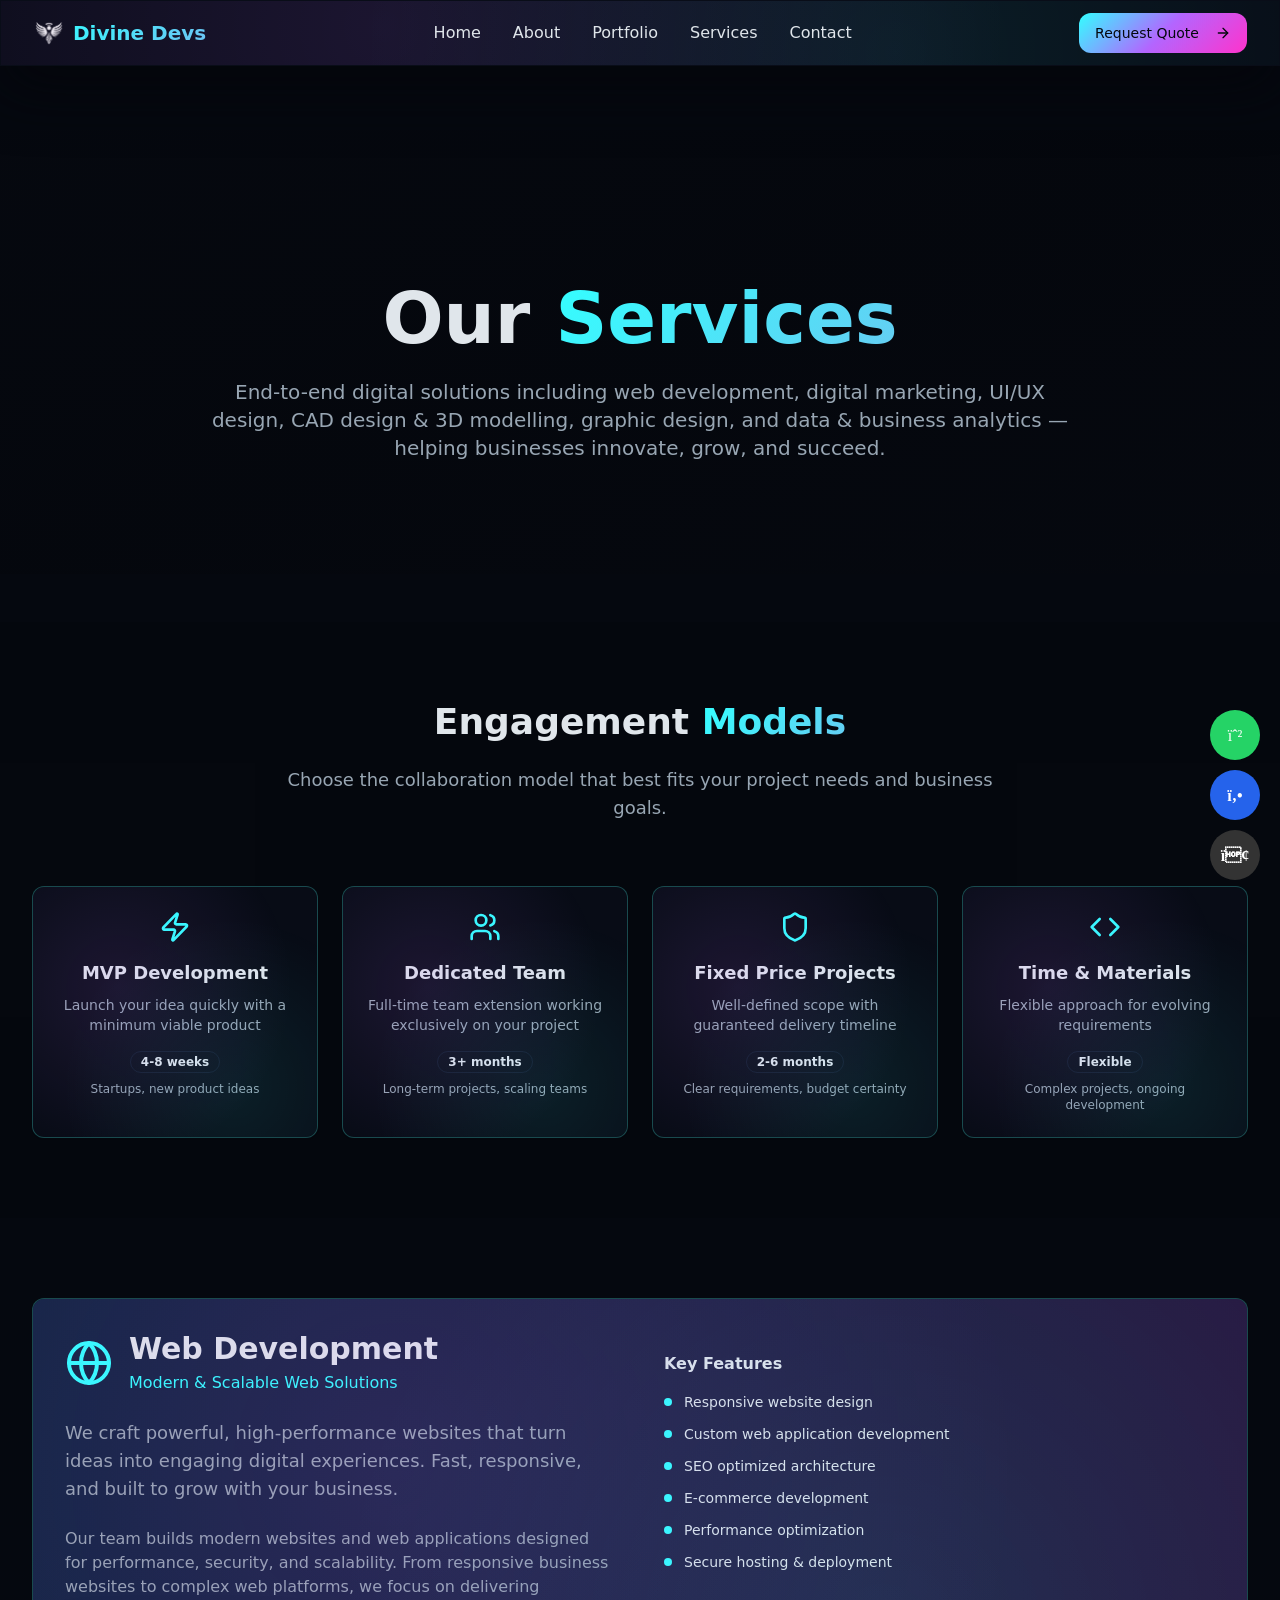
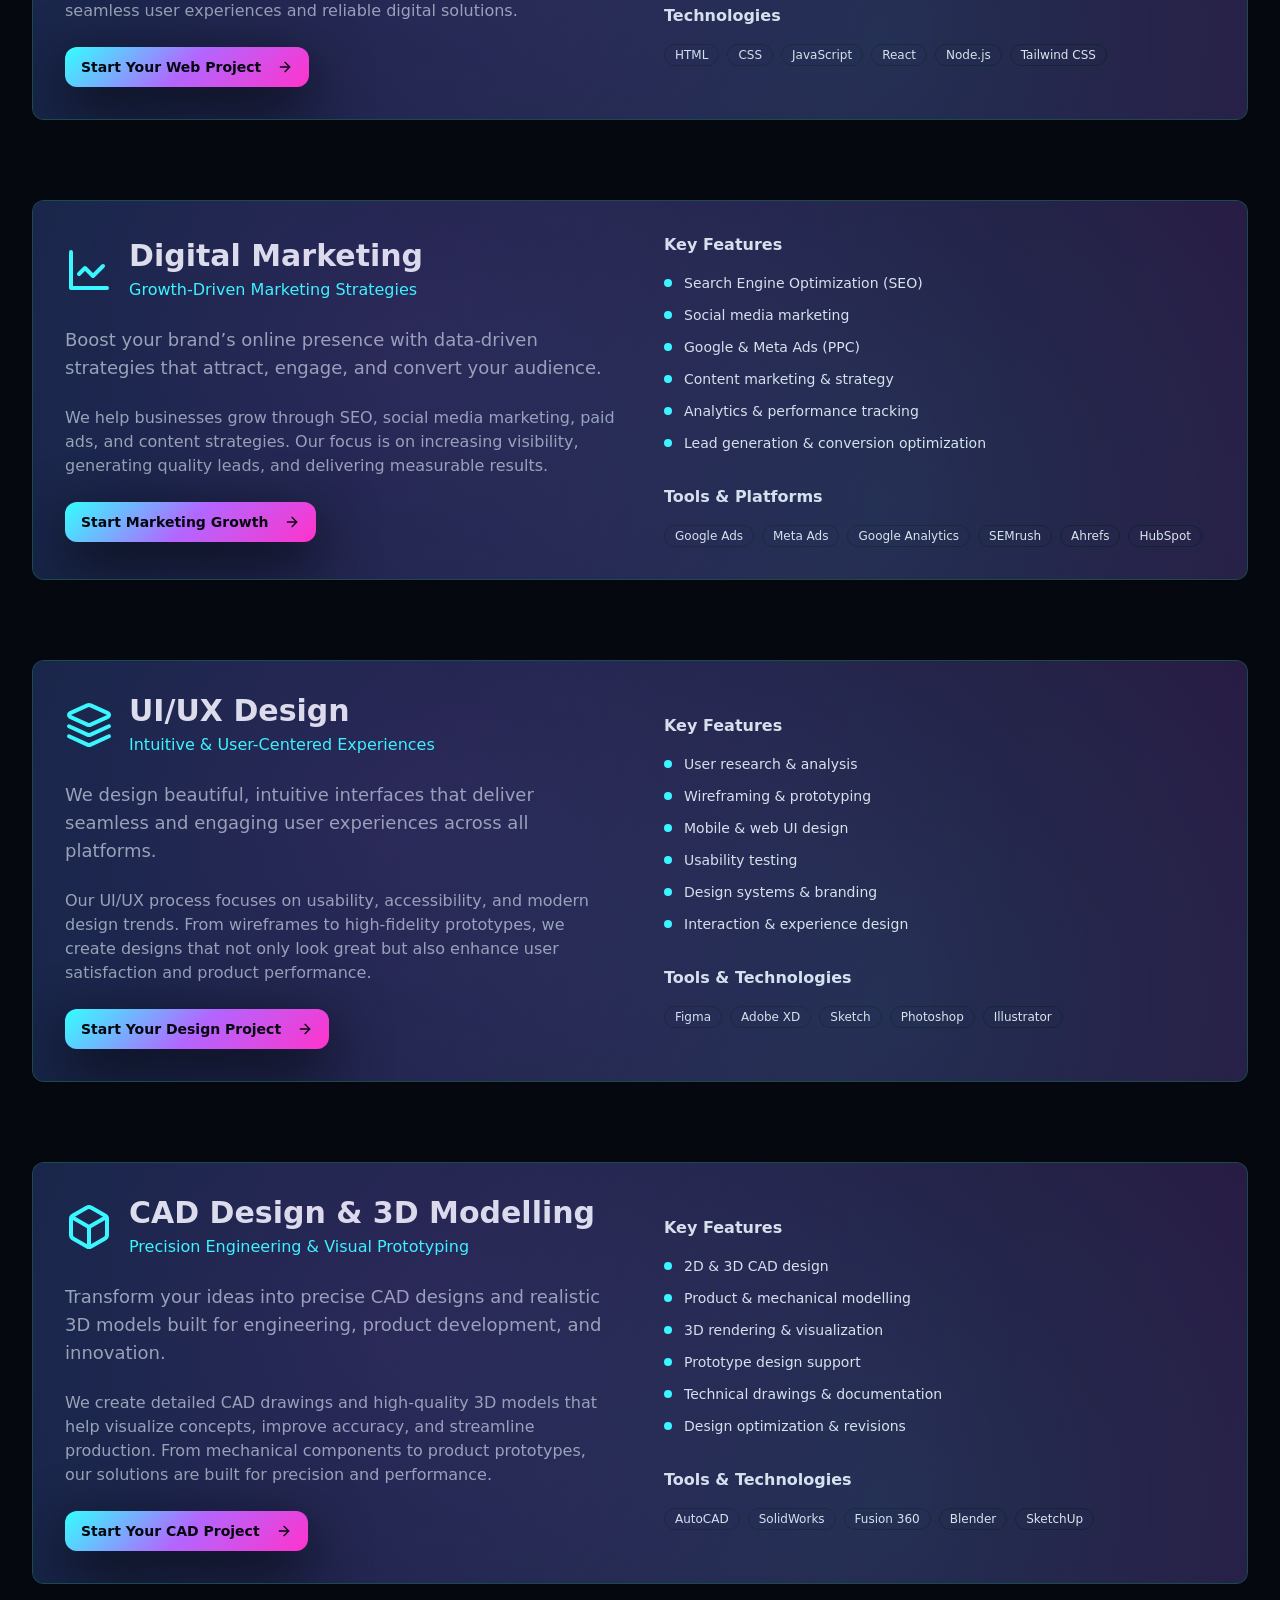
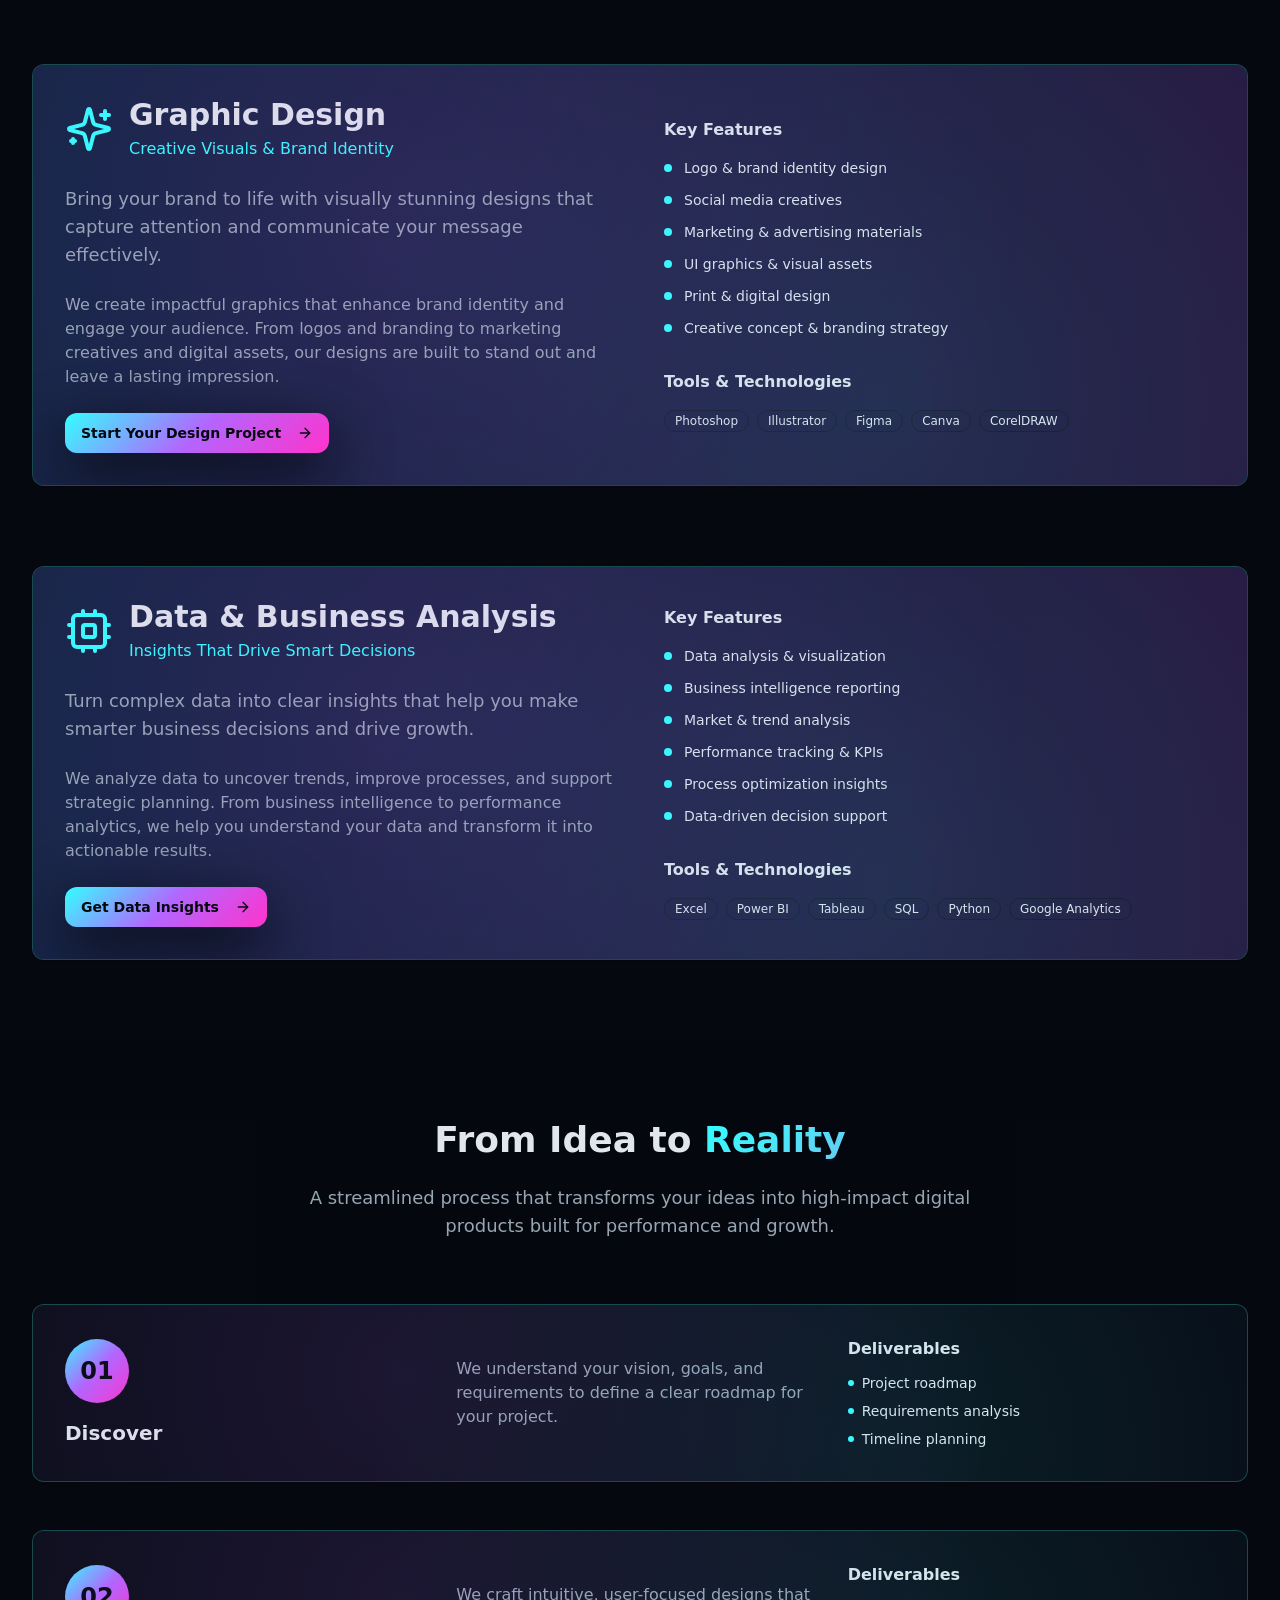
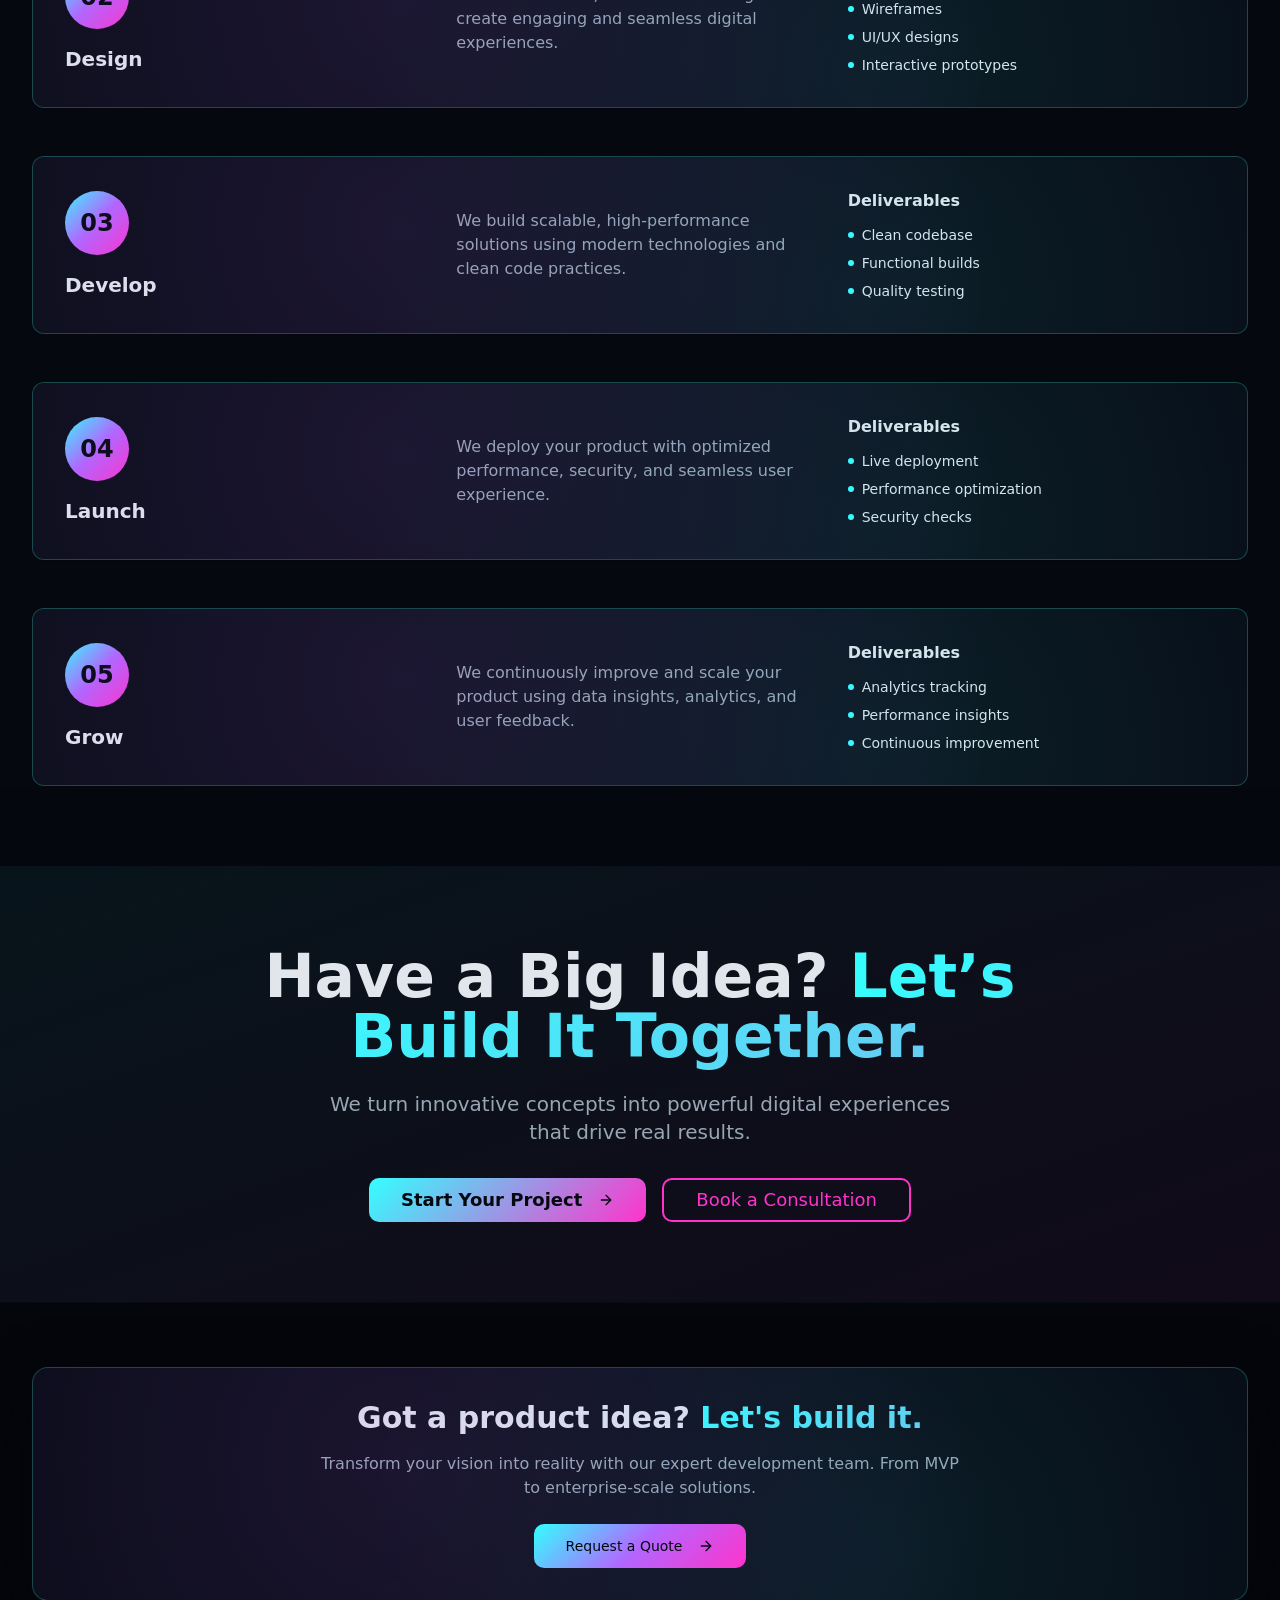
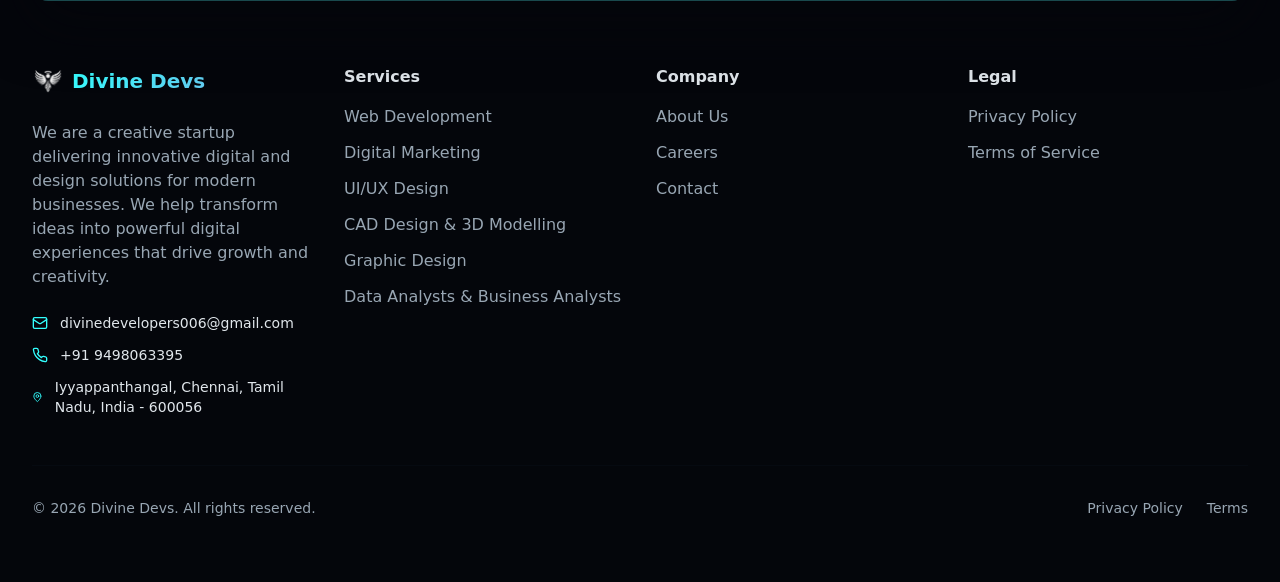
<file: service.html>
<html lang="en" class="dark" style="color-scheme: dark">
  <head>
    <meta charset="UTF-8" />
    <meta name="viewport" content="width=device-width, initial-scale=1.0" />

    <title>Divine Devs</title>
    <link rel="stylesheet" href="https://cdnjs.cloudflare.com/ajax/libs/font-awesome/6.5.0/css/all.min.css">
    <link rel="stylesheet" crossorigin="" href="styles.css" />
    <script src="assets\js\jquery.smoove.js" defer=""></script>
    <script src="assets\js\main.js" defer=""></script>
    <script src="assets\js\plugin.js" defer=""></script>

    <style type="text/css">
      :where(html[dir="ltr"]),
      :where([data-sonner-toaster][dir="ltr"]) {
        --toast-icon-margin-start: -3px;
        --toast-icon-margin-end: 4px;
        --toast-svg-margin-start: -1px;
        --toast-svg-margin-end: 0px;
        --toast-button-margin-start: auto;
        --toast-button-margin-end: 0;
        --toast-close-button-start: 0;
        --toast-close-button-end: unset;
        --toast-close-button-transform: translate(-35%, -35%);
      }
      :where(html[dir="rtl"]),
      :where([data-sonner-toaster][dir="rtl"]) {
        --toast-icon-margin-start: 4px;
        --toast-icon-margin-end: -3px;
        --toast-svg-margin-start: 0px;
        --toast-svg-margin-end: -1px;
        --toast-button-margin-start: 0;
        --toast-button-margin-end: auto;
        --toast-close-button-start: unset;
        --toast-close-button-end: 0;
        --toast-close-button-transform: translate(35%, -35%);
      }
      :where([data-sonner-toaster]) {
        position: fixed;
        width: var(--width);
        font-family:
          ui-sans-serif,
          system-ui,
          -apple-system,
          BlinkMacSystemFont,
          Segoe UI,
          Roboto,
          Helvetica Neue,
          Arial,
          Noto Sans,
          sans-serif,
          Apple Color Emoji,
          Segoe UI Emoji,
          Segoe UI Symbol,
          Noto Color Emoji;
        --gray1: hsl(0, 0%, 99%);
        --gray2: hsl(0, 0%, 97.3%);
        --gray3: hsl(0, 0%, 95.1%);
        --gray4: hsl(0, 0%, 93%);
        --gray5: hsl(0, 0%, 90.9%);
        --gray6: hsl(0, 0%, 88.7%);
        --gray7: hsl(0, 0%, 85.8%);
        --gray8: hsl(0, 0%, 78%);
        --gray9: hsl(0, 0%, 56.1%);
        --gray10: hsl(0, 0%, 52.3%);
        --gray11: hsl(0, 0%, 43.5%);
        --gray12: hsl(0, 0%, 9%);
        --border-radius: 8px;
        box-sizing: border-box;
        padding: 0;
        margin: 0;
        list-style: none;
        outline: none;
        z-index: 999999999;
        transition: transform 0.4s ease;
      }
      :where([data-sonner-toaster][data-lifted="true"]) {
        transform: translateY(-10px);
      }
      @media (hover: none) and (pointer: coarse) {
        :where([data-sonner-toaster][data-lifted="true"]) {
          transform: none;
        }
      }
      :where([data-sonner-toaster][data-x-position="right"]) {
        right: var(--offset-right);
      }
      :where([data-sonner-toaster][data-x-position="left"]) {
        left: var(--offset-left);
      }
      :where([data-sonner-toaster][data-x-position="center"]) {
        left: 50%;
        transform: translate(-50%);
      }
      :where([data-sonner-toaster][data-y-position="top"]) {
        top: var(--offset-top);
      }
      :where([data-sonner-toaster][data-y-position="bottom"]) {
        bottom: var(--offset-bottom);
      }
      :where([data-sonner-toast]) {
        --y: translateY(100%);
        --lift-amount: calc(var(--lift) * var(--gap));
        z-index: var(--z-index);
        position: absolute;
        opacity: 0;
        transform: var(--y);
        filter: blur(0);
        touch-action: none;
        transition:
          transform 0.4s,
          opacity 0.4s,
          height 0.4s,
          box-shadow 0.2s;
        box-sizing: border-box;
        outline: none;
        overflow-wrap: anywhere;
      }
      :where([data-sonner-toast][data-styled="true"]) {
        padding: 16px;
        background: var(--normal-bg);
        border: 1px solid var(--normal-border);
        color: var(--normal-text);
        border-radius: var(--border-radius);
        box-shadow: 0 4px 12px #0000001a;
        width: var(--width);
        font-size: 13px;
        display: flex;
        align-items: center;
        gap: 6px;
      }
      :where([data-sonner-toast]:focus-visible) {
        box-shadow:
          0 4px 12px #0000001a,
          0 0 0 2px #0003;
      }
      :where([data-sonner-toast][data-y-position="top"]) {
        top: 0;
        --y: translateY(-100%);
        --lift: 1;
        --lift-amount: calc(1 * var(--gap));
      }
      :where([data-sonner-toast][data-y-position="bottom"]) {
        bottom: 0;
        --y: translateY(100%);
        --lift: -1;
        --lift-amount: calc(var(--lift) * var(--gap));
      }
      :where([data-sonner-toast]) :where([data-description]) {
        font-weight: 400;
        line-height: 1.4;
        color: inherit;
      }
      :where([data-sonner-toast]) :where([data-title]) {
        font-weight: 500;
        line-height: 1.5;
        color: inherit;
      }
      :where([data-sonner-toast]) :where([data-icon]) {
        display: flex;
        height: 16px;
        width: 16px;
        position: relative;
        justify-content: flex-start;
        align-items: center;
        flex-shrink: 0;
        margin-left: var(--toast-icon-margin-start);
        margin-right: var(--toast-icon-margin-end);
      }
      :where([data-sonner-toast][data-promise="true"])
        :where([data-icon])
        > svg {
        opacity: 0;
        transform: scale(0.8);
        transform-origin: center;
        animation: sonner-fade-in 0.3s ease forwards;
      }
      :where([data-sonner-toast]) :where([data-icon]) > * {
        flex-shrink: 0;
      }
      :where([data-sonner-toast]) :where([data-icon]) svg {
        margin-left: var(--toast-svg-margin-start);
        margin-right: var(--toast-svg-margin-end);
      }
      :where([data-sonner-toast]) :where([data-content]) {
        display: flex;
        flex-direction: column;
        gap: 2px;
      }
      [data-sonner-toast][data-styled="true"] [data-button] {
        border-radius: 4px;
        padding-left: 8px;
        padding-right: 8px;
        height: 24px;
        font-size: 12px;
        color: var(--normal-bg);
        background: var(--normal-text);
        margin-left: var(--toast-button-margin-start);
        margin-right: var(--toast-button-margin-end);
        border: none;
        cursor: pointer;
        outline: none;
        display: flex;
        align-items: center;
        flex-shrink: 0;
        transition:
          opacity 0.4s,
          box-shadow 0.2s;
      }
      :where([data-sonner-toast]) :where([data-button]):focus-visible {
        box-shadow: 0 0 0 2px #0006;
      }
      :where([data-sonner-toast]) :where([data-button]):first-of-type {
        margin-left: var(--toast-button-margin-start);
        margin-right: var(--toast-button-margin-end);
      }
      :where([data-sonner-toast]) :where([data-cancel]) {
        color: var(--normal-text);
        background: rgba(0, 0, 0, 0.08);
      }
      :where([data-sonner-toast][data-theme="dark"]) :where([data-cancel]) {
        background: rgba(255, 255, 255, 0.3);
      }
      :where([data-sonner-toast]) :where([data-close-button]) {
        position: absolute;
        left: var(--toast-close-button-start);
        right: var(--toast-close-button-end);
        top: 0;
        height: 20px;
        width: 20px;
        display: flex;
        justify-content: center;
        align-items: center;
        padding: 0;
        color: var(--gray12);
        border: 1px solid var(--gray4);
        transform: var(--toast-close-button-transform);
        border-radius: 50%;
        cursor: pointer;
        z-index: 1;
        transition:
          opacity 0.1s,
          background 0.2s,
          border-color 0.2s;
      }
      [data-sonner-toast] [data-close-button] {
        background: var(--gray1);
      }
      :where([data-sonner-toast]) :where([data-close-button]):focus-visible {
        box-shadow:
          0 4px 12px #0000001a,
          0 0 0 2px #0003;
      }
      :where([data-sonner-toast]) :where([data-disabled="true"]) {
        cursor: not-allowed;
      }
      :where([data-sonner-toast]):hover :where([data-close-button]):hover {
        background: var(--gray2);
        border-color: var(--gray5);
      }
      :where([data-sonner-toast][data-swiping="true"]):before {
        content: "";
        position: absolute;
        left: -50%;
        right: -50%;
        height: 100%;
        z-index: -1;
      }
      :where(
        [data-sonner-toast][data-y-position="top"][data-swiping="true"]
      ):before {
        bottom: 50%;
        transform: scaleY(3) translateY(50%);
      }
      :where(
        [data-sonner-toast][data-y-position="bottom"][data-swiping="true"]
      ):before {
        top: 50%;
        transform: scaleY(3) translateY(-50%);
      }
      :where(
        [data-sonner-toast][data-swiping="false"][data-removed="true"]
      ):before {
        content: "";
        position: absolute;
        inset: 0;
        transform: scaleY(2);
      }
      :where([data-sonner-toast]):after {
        content: "";
        position: absolute;
        left: 0;
        height: calc(var(--gap) + 1px);
        bottom: 100%;
        width: 100%;
      }
      :where([data-sonner-toast][data-mounted="true"]) {
        --y: translateY(0);
        opacity: 1;
      }
      :where([data-sonner-toast][data-expanded="false"][data-front="false"]) {
        --scale: var(--toasts-before) * 0.05 + 1;
        --y: translateY(calc(var(--lift-amount) * var(--toasts-before)))
          scale(calc(-1 * var(--scale)));
        height: var(--front-toast-height);
      }
      :where([data-sonner-toast]) > * {
        transition: opacity 0.4s;
      }
      :where(
          [data-sonner-toast][data-expanded="false"][data-front="false"][data-styled="true"]
        )
        > * {
        opacity: 0;
      }
      :where([data-sonner-toast][data-visible="false"]) {
        opacity: 0;
        pointer-events: none;
      }
      :where([data-sonner-toast][data-mounted="true"][data-expanded="true"]) {
        --y: translateY(calc(var(--lift) * var(--offset)));
        height: var(--initial-height);
      }
      :where(
        [data-sonner-toast][data-removed="true"][data-front="true"][data-swipe-out="false"]
      ) {
        --y: translateY(calc(var(--lift) * -100%));
        opacity: 0;
      }
      :where(
        [data-sonner-toast][data-removed="true"][data-front="false"][data-swipe-out="false"][data-expanded="true"]
      ) {
        --y: translateY(
          calc(var(--lift) * var(--offset) + var(--lift) * -100%)
        );
        opacity: 0;
      }
      :where(
        [data-sonner-toast][data-removed="true"][data-front="false"][data-swipe-out="false"][data-expanded="false"]
      ) {
        --y: translateY(40%);
        opacity: 0;
        transition:
          transform 0.5s,
          opacity 0.2s;
      }
      :where(
        [data-sonner-toast][data-removed="true"][data-front="false"]
      ):before {
        height: calc(var(--initial-height) + 20%);
      }
      [data-sonner-toast][data-swiping="true"] {
        transform: var(--y) translateY(var(--swipe-amount-y, 0px))
          translate(var(--swipe-amount-x, 0px));
        transition: none;
      }
      [data-sonner-toast][data-swiped="true"] {
        user-select: none;
      }
      [data-sonner-toast][data-swipe-out="true"][data-y-position="bottom"],
      [data-sonner-toast][data-swipe-out="true"][data-y-position="top"] {
        animation-duration: 0.2s;
        animation-timing-function: ease-out;
        animation-fill-mode: forwards;
      }
      [data-sonner-toast][data-swipe-out="true"][data-swipe-direction="left"] {
        animation-name: swipe-out-left;
      }
      [data-sonner-toast][data-swipe-out="true"][data-swipe-direction="right"] {
        animation-name: swipe-out-right;
      }
      [data-sonner-toast][data-swipe-out="true"][data-swipe-direction="up"] {
        animation-name: swipe-out-up;
      }
      [data-sonner-toast][data-swipe-out="true"][data-swipe-direction="down"] {
        animation-name: swipe-out-down;
      }
      @keyframes swipe-out-left {
        0% {
          transform: var(--y) translate(var(--swipe-amount-x));
          opacity: 1;
        }
        to {
          transform: var(--y) translate(calc(var(--swipe-amount-x) - 100%));
          opacity: 0;
        }
      }
      @keyframes swipe-out-right {
        0% {
          transform: var(--y) translate(var(--swipe-amount-x));
          opacity: 1;
        }
        to {
          transform: var(--y) translate(calc(var(--swipe-amount-x) + 100%));
          opacity: 0;
        }
      }
      @keyframes swipe-out-up {
        0% {
          transform: var(--y) translateY(var(--swipe-amount-y));
          opacity: 1;
        }
        to {
          transform: var(--y) translateY(calc(var(--swipe-amount-y) - 100%));
          opacity: 0;
        }
      }
      @keyframes swipe-out-down {
        0% {
          transform: var(--y) translateY(var(--swipe-amount-y));
          opacity: 1;
        }
        to {
          transform: var(--y) translateY(calc(var(--swipe-amount-y) + 100%));
          opacity: 0;
        }
      }
      @media (max-width: 600px) {
        [data-sonner-toaster] {
          position: fixed;
          right: var(--mobile-offset-right);
          left: var(--mobile-offset-left);
          width: 100%;
        }
        [data-sonner-toaster][dir="rtl"] {
          left: calc(var(--mobile-offset-left) * -1);
        }
        [data-sonner-toaster] [data-sonner-toast] {
          left: 0;
          right: 0;
          width: calc(100% - var(--mobile-offset-left) * 2);
        }
        [data-sonner-toaster][data-x-position="left"] {
          left: var(--mobile-offset-left);
        }
        [data-sonner-toaster][data-y-position="bottom"] {
          bottom: var(--mobile-offset-bottom);
        }
        [data-sonner-toaster][data-y-position="top"] {
          top: var(--mobile-offset-top);
        }
        [data-sonner-toaster][data-x-position="center"] {
          left: var(--mobile-offset-left);
          right: var(--mobile-offset-right);
          transform: none;
        }
      }
      [data-sonner-toaster][data-theme="light"] {
        --normal-bg: #fff;
        --normal-border: var(--gray4);
        --normal-text: var(--gray12);
        --success-bg: hsl(143, 85%, 96%);
        --success-border: hsl(145, 92%, 91%);
        --success-text: hsl(140, 100%, 27%);
        --info-bg: hsl(208, 100%, 97%);
        --info-border: hsl(221, 91%, 91%);
        --info-text: hsl(210, 92%, 45%);
        --warning-bg: hsl(49, 100%, 97%);
        --warning-border: hsl(49, 91%, 91%);
        --warning-text: hsl(31, 92%, 45%);
        --error-bg: hsl(359, 100%, 97%);
        --error-border: hsl(359, 100%, 94%);
        --error-text: hsl(360, 100%, 45%);
      }
      [data-sonner-toaster][data-theme="light"]
        [data-sonner-toast][data-invert="true"] {
        --normal-bg: #000;
        --normal-border: hsl(0, 0%, 20%);
        --normal-text: var(--gray1);
      }
      [data-sonner-toaster][data-theme="dark"]
        [data-sonner-toast][data-invert="true"] {
        --normal-bg: #fff;
        --normal-border: var(--gray3);
        --normal-text: var(--gray12);
      }
      [data-sonner-toaster][data-theme="dark"] {
        --normal-bg: #000;
        --normal-bg-hover: hsl(0, 0%, 12%);
        --normal-border: hsl(0, 0%, 20%);
        --normal-border-hover: hsl(0, 0%, 25%);
        --normal-text: var(--gray1);
        --success-bg: hsl(150, 100%, 6%);
        --success-border: hsl(147, 100%, 12%);
        --success-text: hsl(150, 86%, 65%);
        --info-bg: hsl(215, 100%, 6%);
        --info-border: hsl(223, 100%, 12%);
        --info-text: hsl(216, 87%, 65%);
        --warning-bg: hsl(64, 100%, 6%);
        --warning-border: hsl(60, 100%, 12%);
        --warning-text: hsl(46, 87%, 65%);
        --error-bg: hsl(358, 76%, 10%);
        --error-border: hsl(357, 89%, 16%);
        --error-text: hsl(358, 100%, 81%);
      }
      [data-sonner-toaster][data-theme="dark"]
        [data-sonner-toast]
        [data-close-button] {
        background: var(--normal-bg);
        border-color: var(--normal-border);
        color: var(--normal-text);
      }
      [data-sonner-toaster][data-theme="dark"]
        [data-sonner-toast]
        [data-close-button]:hover {
        background: var(--normal-bg-hover);
        border-color: var(--normal-border-hover);
      }
      [data-rich-colors="true"][data-sonner-toast][data-type="success"],
      [data-rich-colors="true"][data-sonner-toast][data-type="success"]
        [data-close-button] {
        background: var(--success-bg);
        border-color: var(--success-border);
        color: var(--success-text);
      }
      [data-rich-colors="true"][data-sonner-toast][data-type="info"],
      [data-rich-colors="true"][data-sonner-toast][data-type="info"]
        [data-close-button] {
        background: var(--info-bg);
        border-color: var(--info-border);
        color: var(--info-text);
      }
      [data-rich-colors="true"][data-sonner-toast][data-type="warning"],
      [data-rich-colors="true"][data-sonner-toast][data-type="warning"]
        [data-close-button] {
        background: var(--warning-bg);
        border-color: var(--warning-border);
        color: var(--warning-text);
      }
      [data-rich-colors="true"][data-sonner-toast][data-type="error"],
      [data-rich-colors="true"][data-sonner-toast][data-type="error"]
        [data-close-button] {
        background: var(--error-bg);
        border-color: var(--error-border);
        color: var(--error-text);
      }
      .sonner-loading-wrapper {
        --size: 16px;
        height: var(--size);
        width: var(--size);
        position: absolute;
        inset: 0;
        z-index: 10;
      }
      .sonner-loading-wrapper[data-visible="false"] {
        transform-origin: center;
        animation: sonner-fade-out 0.2s ease forwards;
      }
      .sonner-spinner {
        position: relative;
        top: 50%;
        left: 50%;
        height: var(--size);
        width: var(--size);
      }
      .sonner-loading-bar {
        animation: sonner-spin 1.2s linear infinite;
        background: var(--gray11);
        border-radius: 6px;
        height: 8%;
        left: -10%;
        position: absolute;
        top: -3.9%;
        width: 24%;
      }
      .sonner-loading-bar:nth-child(1) {
        animation-delay: -1.2s;
        transform: rotate(0.0001deg) translate(146%);
      }
      .sonner-loading-bar:nth-child(2) {
        animation-delay: -1.1s;
        transform: rotate(30deg) translate(146%);
      }
      .sonner-loading-bar:nth-child(3) {
        animation-delay: -1s;
        transform: rotate(60deg) translate(146%);
      }
      .sonner-loading-bar:nth-child(4) {
        animation-delay: -0.9s;
        transform: rotate(90deg) translate(146%);
      }
      .sonner-loading-bar:nth-child(5) {
        animation-delay: -0.8s;
        transform: rotate(120deg) translate(146%);
      }
      .sonner-loading-bar:nth-child(6) {
        animation-delay: -0.7s;
        transform: rotate(150deg) translate(146%);
      }
      .sonner-loading-bar:nth-child(7) {
        animation-delay: -0.6s;
        transform: rotate(180deg) translate(146%);
      }
      .sonner-loading-bar:nth-child(8) {
        animation-delay: -0.5s;
        transform: rotate(210deg) translate(146%);
      }
      .sonner-loading-bar:nth-child(9) {
        animation-delay: -0.4s;
        transform: rotate(240deg) translate(146%);
      }
      .sonner-loading-bar:nth-child(10) {
        animation-delay: -0.3s;
        transform: rotate(270deg) translate(146%);
      }
      .sonner-loading-bar:nth-child(11) {
        animation-delay: -0.2s;
        transform: rotate(300deg) translate(146%);
      }
      .sonner-loading-bar:nth-child(12) {
        animation-delay: -0.1s;
        transform: rotate(330deg) translate(146%);
      }
      @keyframes sonner-fade-in {
        0% {
          opacity: 0;
          transform: scale(0.8);
        }
        to {
          opacity: 1;
          transform: scale(1);
        }
      }
      @keyframes sonner-fade-out {
        0% {
          opacity: 1;
          transform: scale(1);
        }
        to {
          opacity: 0;
          transform: scale(0.8);
        }
      }
      @keyframes sonner-spin {
        0% {
          opacity: 1;
        }
        to {
          opacity: 0.15;
        }
      }
      @media (prefers-reduced-motion) {
        [data-sonner-toast],
        [data-sonner-toast] > *,
        .sonner-loading-bar {
          transition: none !important;
          animation: none !important;
        }
      }
      .sonner-loader {
        position: absolute;
        top: 50%;
        left: 50%;
        transform: translate(-50%, -50%);
        transform-origin: center;
        transition:
          opacity 0.2s,
          transform 0.2s;
      }
      .sonner-loader[data-visible="false"] {
        opacity: 0;
        transform: scale(0.8) translate(-50%, -50%);
      }
    </style>

    <meta property="og:type" content="website" data-rh="true" />
    <meta property="og:image" content="/assets/og-image.jpg" data-rh="true" />
    <meta property="og:site_name" content="Divine Devs" data-rh="true" />

    <meta name="twitter:card" content="summary_large_image" data-rh="true" />
    <meta name="twitter:image" content="/assets/og-image.jpg" data-rh="true" />

    <link rel="canonical" href="https://divinedevs.com/" data-rh="true" />

    <meta
      name="description"
      content="Divine Devs provides professional web development, mobile app development, custom software, and digital solutions to help businesses grow online."
      data-rh="true"
    />

    <meta
      name="keywords"
      content="Divine Devs, web development, mobile app development, custom software, ecommerce development, UI UX design, software development company"
      data-rh="true"
    />

    <meta
      property="og:title"
      content="Divine Devs | Web Development & Mobile App Solutions"
      data-rh="true"
    />

    <meta
      property="og:description"
      content="Divine Devs offers expert web development, mobile app development, custom software solutions, and digital services to transform your business."
      data-rh="true"
    />

    <meta property="og:url" content="https://divinedevs.com/" data-rh="true" />

    <meta
      name="twitter:title"
      content="Divine Devs | Web Development & Mobile App Solutions"
      data-rh="true"
    />

    <meta
      name="twitter:description"
      content="Expert web development, mobile apps, and custom software solutions from Divine Devs."
      data-rh="true"
    />

    <script type="application/ld+json" data-rh="true">
      {
        "@context": "https://schema.org",
        "@graph": [
          {
            "@type": "Organization",
            "name": "Divine Devs",
            "description": "Professional web development, mobile app development, and custom software solutions for modern businesses.",
            "url": "https://divinedevs.com",
            "logo": "https://divinedevs.com/favicon.ico",
            "contactPoint": {
              "@type": "ContactPoint",
              "contactType": "Sales",
              "email": "info@divinedevs.com"
            },
            "sameAs": [
              "https://www.linkedin.com/company/divinedevs",
              "https://twitter.com/divinedevs"
            ]
          },
          {
            "@type": "WebSite",
            "name": "Divine Devs",
            "url": "https://divinedevs.com",
            "potentialAction": {
              "@type": "SearchAction",
              "target": "https://divinedevs.com/search?q={search_term_string}",
              "query-input": "required name=search_term_string"
            }
          }
        ]
      }
    </script>

  </head>

  <body>

    <div id="root">
      <script>
        !(function () {
          var d = document.documentElement,
            c = d.classList;
          c.remove("light", "dark");
          d.style.colorScheme = "dark";
          c.add("dark");
        })();
      </script>
      <div
        role="region"
        aria-label="Notifications (F8)"
        tabindex="-1"
        style="pointer-events: none"
      >
        <ol
          tabindex="-1"
          class="fixed top-0 z-[100] flex max-h-screen w-full flex-col-reverse p-4 sm:bottom-0 sm:right-0 sm:top-auto sm:flex-col md:max-w-[420px]"
        ></ol>
      </div>
      <section
        aria-label="Notifications alt+T"
        tabindex="-1"
        aria-live="polite"
        aria-relevant="additions text"
        aria-atomic="false"
      ></section>
      <div class="min-h-screen flex flex-col relative">

        <!-- Header -->
        <header
          class="sticky top-0 z-50 glass-elevated border-b border-border/20"
        >
          <div class="container mx-auto px-4 sm:px-6 lg:px-8">
            <div class="flex justify-between items-center h-16">
              <a class="flex items-center space-x-2 group" href="/">
                <div class="w-8 h-8 black rounded-lg flex items-center justify-center group-hover:animate-pulse-glow transition-all">
                <image src="logo/image-removebg-preview.png" alt="Divine Devs Logo" class="w-10 h-15" />
                </div>
                <span class="text-xl font-heading font-bold gradient-text">
                  Divine Devs</span>
                </a>
              <nav class="hidden md:flex items-center space-x-8">
                <a
                  class="text-foreground hover:text-primary transition-colors duration-200 font-medium relative group"
                  href="index.html"
                  >Home<span
                    class="absolute inset-x-0 bottom-0 h-0.5 bg-gradient-primary scale-x-0 group-hover:scale-x-100 transition-transform duration-300 origin-left"
                  ></span></a
                ><a
                  class="text-foreground hover:text-primary transition-colors duration-200 font-medium relative group"
                  href="about.html"
                  >About<span
                    class="absolute inset-x-0 bottom-0 h-0.5 bg-gradient-primary scale-x-0 group-hover:scale-x-100 transition-transform duration-300 origin-left"
                  ></span></a
                ><a
                  class="text-foreground hover:text-primary transition-colors duration-200 font-medium relative group"
                  href="portfolio.html"
                  >Portfolio<span
                    class="absolute inset-x-0 bottom-0 h-0.5 bg-gradient-primary scale-x-0 group-hover:scale-x-100 transition-transform duration-300 origin-left"
                  ></span></a
                ><a
                  class="text-foreground hover:text-primary transition-colors duration-200 font-medium relative group"
                  href="services.html"
                  >Services<span
                    class="absolute inset-x-0 bottom-0 h-0.5 bg-gradient-primary scale-x-0 group-hover:scale-x-100 transition-transform duration-300 origin-left"
                  ></span></a
                ><a
                  class="text-foreground hover:text-primary transition-colors duration-200 font-medium relative group"
                  href="contact.html"
                  >Contact<span
                    class="absolute inset-x-0 bottom-0 h-0.5 bg-gradient-primary scale-x-0 group-hover:scale-x-100 transition-transform duration-300 origin-left"
                  ></span
                ></a>
              </nav>
              <div class="hidden md:flex items-center">
                <a href="contact.html"
                  ><button
                    class="inline-flex items-center justify-center gap-2 whitespace-nowrap rounded-xl text-sm font-medium focus-visible:outline-none focus-visible:ring-2 focus-visible:ring-ring focus-visible:ring-offset-2 disabled:pointer-events-none disabled:opacity-50 [&amp;_svg]:pointer-events-none [&amp;_svg]:size-4 [&amp;_svg]:shrink-0 relative overflow-hidden text-primary-foreground hover:bg-primary/90 h-10 px-4 py-2 bg-gradient-hero hover:shadow-glow transition-all duration-300 group"
                  >
                    Request Quote<svg
                      xmlns="http://www.w3.org/2000/svg"
                      width="24"
                      height="24"
                      viewBox="0 0 24 24"
                      fill="none"
                      stroke="currentColor"
                      stroke-width="2"
                      stroke-linecap="round"
                      stroke-linejoin="round"
                      class="lucide lucide-arrow-right ml-2 h-4 w-4 group-hover:translate-x-1 transition-transform"
                    >
                      <path d="M5 12h14"></path>
                      <path d="m12 5 7 7-7 7"></path>
                    </svg></button
                ></a>
              </div>
              <div class="md:hidden">
                <button
                  class="inline-flex items-center justify-center gap-2 whitespace-nowrap rounded-xl text-sm font-medium transition-all duration-300 focus-visible:outline-none focus-visible:ring-2 focus-visible:ring-ring focus-visible:ring-offset-2 disabled:pointer-events-none disabled:opacity-50 [&amp;_svg]:pointer-events-none [&amp;_svg]:size-4 [&amp;_svg]:shrink-0 relative overflow-hidden hover:text-accent-foreground h-10 w-10 hover:bg-primary/10"
                >
                  <svg
                    xmlns="http://www.w3.org/2000/svg"
                    width="24"
                    height="24"
                    viewBox="0 0 24 24"
                    fill="none"
                    stroke="currentColor"
                    stroke-width="2"
                    stroke-linecap="round"
                    stroke-linejoin="round"
                    class="lucide lucide-menu h-6 w-6"
                  >
                    <line x1="4" x2="20" y1="12" y2="12"></line>
                    <line x1="4" x2="20" y1="6" y2="6"></line>
                    <line x1="4" x2="20" y1="18" y2="18"></line>
                  </svg>
                </button>
              </div>
            </div>
          </div>
        </header>

        <main class="flex-1">
          <div class="pt-16">
            
            <section
              class="py-12 sm:py-16 md:py-20 bg-gradient-to-br from-background via-surface/50 to-background"
            >
              <div class="container mx-auto px-4 sm:px-6 lg:px-8 text-center">
                <br><br><br>
                <h1
                  class="text-4xl sm:text-5xl md:text-6xl lg:text-7xl font-heading font-bold mb-4 sm:mb-6"
                >
                  Our <span class="gradient-text">Services</span>
                </h1>
                <p
                  class="text-base sm:text-lg md:text-xl text-muted-foreground max-w-4xl mx-auto mb-6 sm:mb-8 px-4"
                >
                  End-to-end digital solutions including web development, digital marketing, UI/UX design, CAD design & 3D modelling, 
                  graphic design, and data & business analytics — helping businesses innovate, grow, and succeed.
                </p>
              </div>
            </section>
            <br><br>

            <!-- Engagement Models -->
            <section class="py-12 sm:py-16 md:py-20 bg-surface/30">
              <div class="container mx-auto px-4 sm:px-6 lg:px-8">
                <div class="text-center mb-10 sm:mb-12 md:mb-16">
                  <h2
                    class="text-2xl sm:text-3xl md:text-4xl font-heading font-bold mb-4 sm:mb-6"
                  >
                    Engagement <span class="gradient-text">Models</span>
                  </h2>
                  <p
                    class="text-base sm:text-lg text-muted-foreground max-w-3xl mx-auto px-4"
                  >
                    Choose the collaboration model that best fits your project
                    needs and business goals.
                  </p>
                </div>
                <div
                  class="grid grid-cols-1 sm:grid-cols-2 lg:grid-cols-4 gap-4 sm:gap-6"
                >
                  <div
                    class="rounded-lg border bg-card text-card-foreground shadow-sm glass-elevated hover:shadow-glow transition-all duration-300 animate-slide-up"
                    style="animation-delay: 0s"
                  >
                    <div class="p-6 text-center">
                      <div class="mb-4 flex justify-center">
                        <svg
                          xmlns="http://www.w3.org/2000/svg"
                          width="24"
                          height="24"
                          viewBox="0 0 24 24"
                          fill="none"
                          stroke="currentColor"
                          stroke-width="2"
                          stroke-linecap="round"
                          stroke-linejoin="round"
                          class="lucide lucide-zap h-8 w-8 text-primary"
                        >
                          <path
                            d="M4 14a1 1 0 0 1-.78-1.63l9.9-10.2a.5.5 0 0 1 .86.46l-1.92 6.02A1 1 0 0 0 13 10h7a1 1 0 0 1 .78 1.63l-9.9 10.2a.5.5 0 0 1-.86-.46l1.92-6.02A1 1 0 0 0 11 14z"
                          ></path>
                        </svg>
                      </div>
                      <h3 class="text-lg font-heading font-semibold mb-2">
                        MVP Development
                      </h3>
                      <p class="text-muted-foreground text-sm mb-4">
                        Launch your idea quickly with a minimum viable product
                      </p>
                      <div class="space-y-2">
                        <div
                          class="inline-flex items-center rounded-full border px-2.5 py-0.5 font-semibold transition-colors focus:outline-none focus:ring-2 focus:ring-ring focus:ring-offset-2 text-foreground text-xs"
                        >
                          4-8 weeks
                        </div>
                        <p class="text-xs text-muted-foreground">
                          Startups, new product ideas
                        </p>
                      </div>
                    </div>
                  </div>
                  <div
                    class="rounded-lg border bg-card text-card-foreground shadow-sm glass-elevated hover:shadow-glow transition-all duration-300 animate-slide-up"
                    style="animation-delay: 0.1s"
                  >
                    <div class="p-6 text-center">
                      <div class="mb-4 flex justify-center">
                        <svg
                          xmlns="http://www.w3.org/2000/svg"
                          width="24"
                          height="24"
                          viewBox="0 0 24 24"
                          fill="none"
                          stroke="currentColor"
                          stroke-width="2"
                          stroke-linecap="round"
                          stroke-linejoin="round"
                          class="lucide lucide-users h-8 w-8 text-primary"
                        >
                          <path
                            d="M16 21v-2a4 4 0 0 0-4-4H6a4 4 0 0 0-4 4v2"
                          ></path>
                          <circle cx="9" cy="7" r="4"></circle>
                          <path d="M22 21v-2a4 4 0 0 0-3-3.87"></path>
                          <path d="M16 3.13a4 4 0 0 1 0 7.75"></path>
                        </svg>
                      </div>
                      <h3 class="text-lg font-heading font-semibold mb-2">
                        Dedicated Team
                      </h3>
                      <p class="text-muted-foreground text-sm mb-4">
                        Full-time team extension working exclusively on your
                        project
                      </p>
                      <div class="space-y-2">
                        <div
                          class="inline-flex items-center rounded-full border px-2.5 py-0.5 font-semibold transition-colors focus:outline-none focus:ring-2 focus:ring-ring focus:ring-offset-2 text-foreground text-xs"
                        >
                          3+ months
                        </div>
                        <p class="text-xs text-muted-foreground">
                          Long-term projects, scaling teams
                        </p>
                      </div>
                    </div>
                  </div>
                  <div
                    class="rounded-lg border bg-card text-card-foreground shadow-sm glass-elevated hover:shadow-glow transition-all duration-300 animate-slide-up"
                    style="animation-delay: 0.2s"
                  >
                    <div class="p-6 text-center">
                      <div class="mb-4 flex justify-center">
                        <svg
                          xmlns="http://www.w3.org/2000/svg"
                          width="24"
                          height="24"
                          viewBox="0 0 24 24"
                          fill="none"
                          stroke="currentColor"
                          stroke-width="2"
                          stroke-linecap="round"
                          stroke-linejoin="round"
                          class="lucide lucide-shield h-8 w-8 text-primary"
                        >
                          <path
                            d="M20 13c0 5-3.5 7.5-7.66 8.95a1 1 0 0 1-.67-.01C7.5 20.5 4 18 4 13V6a1 1 0 0 1 1-1c2 0 4.5-1.2 6.24-2.72a1.17 1.17 0 0 1 1.52 0C14.51 3.81 17 5 19 5a1 1 0 0 1 1 1z"
                          ></path>
                        </svg>
                      </div>
                      <h3 class="text-lg font-heading font-semibold mb-2">
                        Fixed Price Projects
                      </h3>
                      <p class="text-muted-foreground text-sm mb-4">
                        Well-defined scope with guaranteed delivery timeline
                      </p>
                      <div class="space-y-2">
                        <div
                          class="inline-flex items-center rounded-full border px-2.5 py-0.5 font-semibold transition-colors focus:outline-none focus:ring-2 focus:ring-ring focus:ring-offset-2 text-foreground text-xs"
                        >
                          2-6 months
                        </div>
                        <p class="text-xs text-muted-foreground">
                          Clear requirements, budget certainty
                        </p>
                      </div>
                    </div>
                  </div>
                  <div
                    class="rounded-lg border bg-card text-card-foreground shadow-sm glass-elevated hover:shadow-glow transition-all duration-300 animate-slide-up"
                    style="animation-delay: 0.3s"
                  >
                    <div class="p-6 text-center">
                      <div class="mb-4 flex justify-center">
                        <svg
                          xmlns="http://www.w3.org/2000/svg"
                          width="24"
                          height="24"
                          viewBox="0 0 24 24"
                          fill="none"
                          stroke="currentColor"
                          stroke-width="2"
                          stroke-linecap="round"
                          stroke-linejoin="round"
                          class="lucide lucide-code h-8 w-8 text-primary"
                        >
                          <polyline points="16 18 22 12 16 6"></polyline>
                          <polyline points="8 6 2 12 8 18"></polyline>
                        </svg>
                      </div>
                      <h3 class="text-lg font-heading font-semibold mb-2">
                        Time &amp; Materials
                      </h3>
                      <p class="text-muted-foreground text-sm mb-4">
                        Flexible approach for evolving requirements
                      </p>
                      <div class="space-y-2">
                        <div
                          class="inline-flex items-center rounded-full border px-2.5 py-0.5 font-semibold transition-colors focus:outline-none focus:ring-2 focus:ring-ring focus:ring-offset-2 text-foreground text-xs"
                        >
                          Flexible
                        </div>
                        <p class="text-xs text-muted-foreground">
                          Complex projects, ongoing development
                        </p>
                      </div>
                    </div>
                  </div>
                </div>
              </div>
            </section>

            <!-- Service Offerings -->
            <section class="py-12 sm:py-16 md:py-20">
              <div class="container mx-auto px-4 sm:px-6 lg:px-8">
                <div class="space-y-12 sm:space-y-16 md:space-y-20">

                  <!-- Web Development -->
                  <div class="animate-slide-up" style="animation-delay: 0s">
                    <div
                      class="rounded-lg border bg-card text-card-foreground shadow-sm glass-elevated overflow-hidden hover:shadow-glow transition-all duration-300"
                    >
                      <div
                        class="bg-gradient-to-r from-blue-500/20 to-purple-500/20 p-4 sm:p-6 md:p-8"
                      >
                        <div
                          class="grid lg:grid-cols-2 gap-6 sm:gap-8 md:gap-12 items-center"
                        >
                          <div>
                            <div class="flex items-center mb-6">
                              <svg
                                xmlns="http://www.w3.org/2000/svg"
                                width="24"
                                height="24"
                                viewBox="0 0 24 24"
                                fill="none"
                                stroke="currentColor"
                                stroke-width="2"
                                stroke-linecap="round"
                                stroke-linejoin="round"
                                class="h-12 w-12 text-primary">
                                <circle cx="12" cy="12" r="10"></circle>
                                <path d="M12 2a14.5 14.5 0 0 0 0 20 14.5 14.5 0 0 0 0-20"></path>
                                <path d="M2 12h20"></path>
                              </svg>

                              <div class="ml-4">
                                <h3 class="text-2xl md:text-3xl font-heading font-bold mb-1">
                                  Web Development
                                </h3>
                                <p class="text-primary font-medium">
                                  Modern & Scalable Web Solutions
                                </p>
                              </div>
                            </div>

                            <p class="text-lg text-muted-foreground mb-6">
                              We craft powerful, high-performance websites that turn ideas into
                              engaging digital experiences. Fast, responsive, and built to grow
                              with your business.
                            </p>

                            <p class="text-muted-foreground mb-6">
                              Our team builds modern websites and web applications designed for
                              performance, security, and scalability. From responsive business
                              websites to complex web platforms, we focus on delivering seamless
                              user experiences and reliable digital solutions.
                            </p>

                            <a href="contact.html">
                              <button
                                class="inline-flex items-center justify-center gap-2 whitespace-nowrap rounded-xl text-sm transition-all duration-300 focus-visible:outline-none focus-visible:ring-2 focus-visible:ring-ring focus-visible:ring-offset-2 disabled:pointer-events-none disabled:opacity-50 relative overflow-hidden bg-gradient-hero text-background font-semibold hover:shadow-neon hover:scale-105 shadow-elevated neon-glow h-10 px-4 py-2 group"
                              >
                                Start Your Web Project
                                <svg
                                  xmlns="http://www.w3.org/2000/svg"
                                  width="24"
                                  height="24"
                                  viewBox="0 0 24 24"
                                  fill="none"
                                  stroke="currentColor"
                                  stroke-width="2"
                                  stroke-linecap="round"
                                  stroke-linejoin="round"
                                  class="ml-2 h-4 w-4 group-hover:translate-x-1 transition-transform"
                                >
                                  <path d="M5 12h14"></path>
                                  <path d="m12 5 7 7-7 7"></path>
                                </svg>
                              </button>
                            </a>
                          </div>

                          <div class="space-y-8">
                            <div>
                              <h4 class="font-heading font-semibold mb-4">
                                Key Features
                              </h4>

                              <div class="grid grid-cols-1 gap-3">
                                <div class="flex items-center text-sm">
                                  <div class="w-2 h-2 bg-primary rounded-full mr-3"></div>
                                  <span>Responsive website design</span>
                                </div>

                                <div class="flex items-center text-sm">
                                  <div class="w-2 h-2 bg-primary rounded-full mr-3"></div>
                                  <span>Custom web application development</span>
                                </div>

                                <div class="flex items-center text-sm">
                                  <div class="w-2 h-2 bg-primary rounded-full mr-3"></div>
                                  <span>SEO optimized architecture</span>
                                </div>

                                <div class="flex items-center text-sm">
                                  <div class="w-2 h-2 bg-primary rounded-full mr-3"></div>
                                  <span>E-commerce development</span>
                                </div>

                                <div class="flex items-center text-sm">
                                  <div class="w-2 h-2 bg-primary rounded-full mr-3"></div>
                                  <span>Performance optimization</span>
                                </div>

                                <div class="flex items-center text-sm">
                                  <div class="w-2 h-2 bg-primary rounded-full mr-3"></div>
                                  <span>Secure hosting & deployment</span>
                                </div>
                              </div>
                            </div>

                            <div>
                              <h4 class="font-heading font-semibold mb-4">
                                Technologies
                              </h4>

                              <div class="flex flex-wrap gap-2">
                                <div class="inline-flex items-center rounded-full border px-2.5 py-0.5 text-xs">
                                  HTML
                                </div>

                                <div class="inline-flex items-center rounded-full border px-2.5 py-0.5 text-xs">
                                  CSS
                                </div>

                                <div class="inline-flex items-center rounded-full border px-2.5 py-0.5 text-xs">
                                  JavaScript
                                </div>

                                <div class="inline-flex items-center rounded-full border px-2.5 py-0.5 text-xs">
                                  React
                                </div>

                                <div class="inline-flex items-center rounded-full border px-2.5 py-0.5 text-xs">
                                  Node.js
                                </div>

                                <div class="inline-flex items-center rounded-full border px-2.5 py-0.5 text-xs">
                                  Tailwind CSS
                                </div>
                              </div>
                            </div>
                          </div>
                        </div>
                      </div>
                    </div>
                  </div>
                  
                  <!-- Digital Marketing -->
                  <div class="animate-slide-up" style="animation-delay: 0s">
                    <div
                      class="rounded-lg border bg-card text-card-foreground shadow-sm glass-elevated overflow-hidden hover:shadow-glow transition-all duration-300"
                    >
                      <div
                        class="bg-gradient-to-r from-blue-500/20 to-purple-500/20 p-4 sm:p-6 md:p-8"
                      >
                        <div
                          class="grid lg:grid-cols-2 gap-6 sm:gap-8 md:gap-12 items-center"
                        >
                          <div>
                            <div class="flex items-center mb-6">
                              <svg
                                xmlns="http://www.w3.org/2000/svg"
                                width="24"
                                height="24"
                                viewBox="0 0 24 24"
                                fill="none"
                                stroke="currentColor"
                                stroke-width="2"
                                stroke-linecap="round"
                                stroke-linejoin="round"
                                class="h-12 w-12 text-primary"
                              >
                                <path d="M3 3v18h18"></path>
                                <path d="M7 14l3-3 4 4 5-5"></path>
                              </svg>

                              <div class="ml-4">
                                <h3 class="text-2xl md:text-3xl font-heading font-bold mb-1">
                                  Digital Marketing
                                </h3>
                                <p class="text-primary font-medium">
                                  Growth-Driven Marketing Strategies
                                </p>
                              </div>
                            </div>

                            <p class="text-lg text-muted-foreground mb-6">
                              Boost your brand’s online presence with data-driven strategies that attract, engage, and convert your audience.
                            </p>

                            <p class="text-muted-foreground mb-6">
                              We help businesses grow through SEO, social media marketing, paid ads, and content strategies. Our focus is on increasing visibility, generating quality leads, and delivering measurable results.
                            </p>

                            <a href="/contact">
                              <button
                                class="inline-flex items-center justify-center gap-2 whitespace-nowrap rounded-xl text-sm transition-all duration-300 relative overflow-hidden bg-gradient-hero text-background font-semibold hover:shadow-neon hover:scale-105 shadow-elevated neon-glow h-10 px-4 py-2 group"
                              >
                                Start Marketing Growth
                                <svg
                                  xmlns="http://www.w3.org/2000/svg"
                                  width="24"
                                  height="24"
                                  viewBox="0 0 24 24"
                                  fill="none"
                                  stroke="currentColor"
                                  stroke-width="2"
                                  stroke-linecap="round"
                                  stroke-linejoin="round"
                                  class="ml-2 h-4 w-4 group-hover:translate-x-1 transition-transform"
                                >
                                  <path d="M5 12h14"></path>
                                  <path d="m12 5 7 7-7 7"></path>
                                </svg>
                              </button>
                            </a>
                          </div>

                          <div class="space-y-8">
                            <div>
                              <h4 class="font-heading font-semibold mb-4">
                                Key Features
                              </h4>

                              <div class="grid grid-cols-1 gap-3">
                                <div class="flex items-center text-sm">
                                  <div class="w-2 h-2 bg-primary rounded-full mr-3"></div>
                                  <span>Search Engine Optimization (SEO)</span>
                                </div>

                                <div class="flex items-center text-sm">
                                  <div class="w-2 h-2 bg-primary rounded-full mr-3"></div>
                                  <span>Social media marketing</span>
                                </div>

                                <div class="flex items-center text-sm">
                                  <div class="w-2 h-2 bg-primary rounded-full mr-3"></div>
                                  <span>Google & Meta Ads (PPC)</span>
                                </div>

                                <div class="flex items-center text-sm">
                                  <div class="w-2 h-2 bg-primary rounded-full mr-3"></div>
                                  <span>Content marketing & strategy</span>
                                </div>

                                <div class="flex items-center text-sm">
                                  <div class="w-2 h-2 bg-primary rounded-full mr-3"></div>
                                  <span>Analytics & performance tracking</span>
                                </div>

                                <div class="flex items-center text-sm">
                                  <div class="w-2 h-2 bg-primary rounded-full mr-3"></div>
                                  <span>Lead generation & conversion optimization</span>
                                </div>
                              </div>
                            </div>

                            <div>
                              <h4 class="font-heading font-semibold mb-4">
                                Tools & Platforms
                              </h4>

                              <div class="flex flex-wrap gap-2">
                                <div class="inline-flex items-center rounded-full border px-2.5 py-0.5 text-xs">
                                  Google Ads
                                </div>

                                <div class="inline-flex items-center rounded-full border px-2.5 py-0.5 text-xs">
                                  Meta Ads
                                </div>

                                <div class="inline-flex items-center rounded-full border px-2.5 py-0.5 text-xs">
                                  Google Analytics
                                </div>

                                <div class="inline-flex items-center rounded-full border px-2.5 py-0.5 text-xs">
                                  SEMrush
                                </div>

                                <div class="inline-flex items-center rounded-full border px-2.5 py-0.5 text-xs">
                                  Ahrefs
                                </div>

                                <div class="inline-flex items-center rounded-full border px-2.5 py-0.5 text-xs">
                                  HubSpot
                                </div>
                              </div>
                            </div>
                          </div>
                        </div>
                      </div>
                    </div>
                  </div>

                  <!-- UI/UX Design -->
                  <div class="animate-slide-up" style="animation-delay: 0s">
                    <div
                      class="rounded-lg border bg-card text-card-foreground shadow-sm glass-elevated overflow-hidden hover:shadow-glow transition-all duration-300"
                    >
                      <div
                        class="bg-gradient-to-r from-blue-500/20 to-purple-500/20 p-4 sm:p-6 md:p-8"
                      >
                        <div
                          class="grid lg:grid-cols-2 gap-6 sm:gap-8 md:gap-12 items-center"
                        >
                          <div>
                            <div class="flex items-center mb-6">
                             <svg
                              xmlns="http://www.w3.org/2000/svg"
                              width="24"
                              height="24"
                              viewBox="0 0 24 24"
                              fill="none"
                              stroke="currentColor"
                              stroke-width="2"
                              stroke-linecap="round"
                              stroke-linejoin="round"
                              class="h-12 w-12 text-primary">
                              <path d="m12.83 2.18a2 2 0 0 0-1.66 0L2.6 6.08a1 1 0 0 0 0 1.83l8.58 3.91a2 2 0 0 0 1.66 0l8.58-3.9a1 1 0 0 0 0-1.83Z"></path>
                              <path d="m22 17.65-9.17 4.16a2 2 0 0 1-1.66 0L2 17.65"></path>
                              <path d="m22 12.65-9.17 4.16a2 2 0 0 1-1.66 0L2 12.65"></path>
                            </svg>    

                              <div class="ml-4">
                                <h3 class="text-2xl md:text-3xl font-heading font-bold mb-1">
                                  UI/UX Design
                                </h3>
                                <p class="text-primary font-medium">
                                  Intuitive & User-Centered Experiences
                                </p>
                              </div>
                            </div>

                            <p class="text-lg text-muted-foreground mb-6">
                              We design beautiful, intuitive interfaces that deliver seamless and engaging user experiences across all platforms.
                            </p>

                            <p class="text-muted-foreground mb-6">
                              Our UI/UX process focuses on usability, accessibility, and modern design trends. From wireframes to high-fidelity prototypes, we create designs that not only look great but also enhance user satisfaction and product performance.
                            </p>

                            <a href="/contact">
                              <button
                                class="inline-flex items-center justify-center gap-2 whitespace-nowrap rounded-xl text-sm transition-all duration-300 relative overflow-hidden bg-gradient-hero text-background font-semibold hover:shadow-neon hover:scale-105 shadow-elevated neon-glow h-10 px-4 py-2 group"
                              >
                                Start Your Design Project
                                <svg
                                  xmlns="http://www.w3.org/2000/svg"
                                  width="24"
                                  height="24"
                                  viewBox="0 0 24 24"
                                  fill="none"
                                  stroke="currentColor"
                                  stroke-width="2"
                                  stroke-linecap="round"
                                  stroke-linejoin="round"
                                  class="ml-2 h-4 w-4 group-hover:translate-x-1 transition-transform"
                                >
                                  <path d="M5 12h14"></path>
                                  <path d="m12 5 7 7-7 7"></path>
                                </svg>
                              </button>
                            </a>
                          </div>

                          <div class="space-y-8">
                            <div>
                              <h4 class="font-heading font-semibold mb-4">
                                Key Features
                              </h4>

                              <div class="grid grid-cols-1 gap-3">
                                <div class="flex items-center text-sm">
                                  <div class="w-2 h-2 bg-primary rounded-full mr-3"></div>
                                  <span>User research & analysis</span>
                                </div>

                                <div class="flex items-center text-sm">
                                  <div class="w-2 h-2 bg-primary rounded-full mr-3"></div>
                                  <span>Wireframing & prototyping</span>
                                </div>

                                <div class="flex items-center text-sm">
                                  <div class="w-2 h-2 bg-primary rounded-full mr-3"></div>
                                  <span>Mobile & web UI design</span>
                                </div>

                                <div class="flex items-center text-sm">
                                  <div class="w-2 h-2 bg-primary rounded-full mr-3"></div>
                                  <span>Usability testing</span>
                                </div>

                                <div class="flex items-center text-sm">
                                  <div class="w-2 h-2 bg-primary rounded-full mr-3"></div>
                                  <span>Design systems & branding</span>
                                </div>

                                <div class="flex items-center text-sm">
                                  <div class="w-2 h-2 bg-primary rounded-full mr-3"></div>
                                  <span>Interaction & experience design</span>
                                </div>
                              </div>
                            </div>

                            <div>
                              <h4 class="font-heading font-semibold mb-4">
                                Tools & Technologies
                              </h4>

                              <div class="flex flex-wrap gap-2">
                                <div class="inline-flex items-center rounded-full border px-2.5 py-0.5 text-xs">
                                  Figma
                                </div>

                                <div class="inline-flex items-center rounded-full border px-2.5 py-0.5 text-xs">
                                  Adobe XD
                                </div>

                                <div class="inline-flex items-center rounded-full border px-2.5 py-0.5 text-xs">
                                  Sketch
                                </div>

                                <div class="inline-flex items-center rounded-full border px-2.5 py-0.5 text-xs">
                                  Photoshop
                                </div>

                                <div class="inline-flex items-center rounded-full border px-2.5 py-0.5 text-xs">
                                  Illustrator
                                </div>
                              </div>
                            </div>
                          </div>
                        </div>
                      </div>
                    </div>
                  </div>

                  <!-- CAD Design & 3D Modelling -->
                  <div class="animate-slide-up" style="animation-delay: 0s">
                    <div
                      class="rounded-lg border bg-card text-card-foreground shadow-sm glass-elevated overflow-hidden hover:shadow-glow transition-all duration-300"
                    >
                      <div
                        class="bg-gradient-to-r from-blue-500/20 to-purple-500/20 p-4 sm:p-6 md:p-8"
                      >
                        <div
                          class="grid lg:grid-cols-2 gap-6 sm:gap-8 md:gap-12 items-center"
                        >
                          <div>
                            <div class="flex items-center mb-6">

                              <!-- 3D Cube Icon -->
                              <svg
                                xmlns="http://www.w3.org/2000/svg"
                                width="24"
                                height="24"
                                viewBox="0 0 24 24"
                                fill="none"
                                stroke="currentColor"
                                stroke-width="2"
                                stroke-linecap="round"
                                stroke-linejoin="round"
                                class="h-12 w-12 text-primary"
                              >
                                <path d="M21 16V8a2 2 0 0 0-1-1.73l-7-4a2 2 0 0 0-2 0l-7 4A2 2 0 0 0 3 8v8a2 2 0 0 0 1 1.73l7 4a2 2 0 0 0 2 0l7-4A2 2 0 0 0 21 16z"></path>
                                <path d="M3.3 7l8.7 5 8.7-5"></path>
                                <path d="M12 22V12"></path>
                              </svg>

                              <div class="ml-4">
                                <h3 class="text-2xl md:text-3xl font-heading font-bold mb-1">
                                  CAD Design & 3D Modelling
                                </h3>
                                <p class="text-primary font-medium">
                                  Precision Engineering & Visual Prototyping
                                </p>
                              </div>
                            </div>

                            <p class="text-lg text-muted-foreground mb-6">
                              Transform your ideas into precise CAD designs and realistic 3D models built for engineering, product development, and innovation.
                            </p>

                            <p class="text-muted-foreground mb-6">
                              We create detailed CAD drawings and high-quality 3D models that help visualize concepts, improve accuracy, and streamline production. From mechanical components to product prototypes, our solutions are built for precision and performance.
                            </p>

                            <a href="/contact">
                              <button
                                class="inline-flex items-center justify-center gap-2 whitespace-nowrap rounded-xl text-sm transition-all duration-300 relative overflow-hidden bg-gradient-hero text-background font-semibold hover:shadow-neon hover:scale-105 shadow-elevated neon-glow h-10 px-4 py-2 group"
                              >
                                Start Your CAD Project
                                <svg
                                  xmlns="http://www.w3.org/2000/svg"
                                  width="24"
                                  height="24"
                                  viewBox="0 0 24 24"
                                  fill="none"
                                  stroke="currentColor"
                                  stroke-width="2"
                                  stroke-linecap="round"
                                  stroke-linejoin="round"
                                  class="ml-2 h-4 w-4 group-hover:translate-x-1 transition-transform"
                                >
                                  <path d="M5 12h14"></path>
                                  <path d="m12 5 7 7-7 7"></path>
                                </svg>
                              </button>
                            </a>
                          </div>

                          <div class="space-y-8">
                            <div>
                              <h4 class="font-heading font-semibold mb-4">
                                Key Features
                              </h4>

                              <div class="grid grid-cols-1 gap-3">
                                <div class="flex items-center text-sm">
                                  <div class="w-2 h-2 bg-primary rounded-full mr-3"></div>
                                  <span>2D & 3D CAD design</span>
                                </div>

                                <div class="flex items-center text-sm">
                                  <div class="w-2 h-2 bg-primary rounded-full mr-3"></div>
                                  <span>Product & mechanical modelling</span>
                                </div>

                                <div class="flex items-center text-sm">
                                  <div class="w-2 h-2 bg-primary rounded-full mr-3"></div>
                                  <span>3D rendering & visualization</span>
                                </div>

                                <div class="flex items-center text-sm">
                                  <div class="w-2 h-2 bg-primary rounded-full mr-3"></div>
                                  <span>Prototype design support</span>
                                </div>

                                <div class="flex items-center text-sm">
                                  <div class="w-2 h-2 bg-primary rounded-full mr-3"></div>
                                  <span>Technical drawings & documentation</span>
                                </div>

                                <div class="flex items-center text-sm">
                                  <div class="w-2 h-2 bg-primary rounded-full mr-3"></div>
                                  <span>Design optimization & revisions</span>
                                </div>
                              </div>
                            </div>

                            <div>
                              <h4 class="font-heading font-semibold mb-4">
                                Tools & Technologies
                              </h4>

                              <div class="flex flex-wrap gap-2">
                                <div class="inline-flex items-center rounded-full border px-2.5 py-0.5 text-xs">
                                  AutoCAD
                                </div>

                                <div class="inline-flex items-center rounded-full border px-2.5 py-0.5 text-xs">
                                  SolidWorks
                                </div>

                                <div class="inline-flex items-center rounded-full border px-2.5 py-0.5 text-xs">
                                  Fusion 360
                                </div>

                                <div class="inline-flex items-center rounded-full border px-2.5 py-0.5 text-xs">
                                  Blender
                                </div>

                                <div class="inline-flex items-center rounded-full border px-2.5 py-0.5 text-xs">
                                  SketchUp
                                </div>
                              </div>
                            </div>
                          </div>
                        </div>
                      </div>
                    </div>
                  </div>

                  <!-- Graphic Design -->
                  <div class="animate-slide-up" style="animation-delay: 0s">
                    <div
                      class="rounded-lg border bg-card text-card-foreground shadow-sm glass-elevated overflow-hidden hover:shadow-glow transition-all duration-300"
                    >
                      <div
                        class="bg-gradient-to-r from-blue-500/20 to-purple-500/20 p-4 sm:p-6 md:p-8"
                      >
                        <div
                          class="grid lg:grid-cols-2 gap-6 sm:gap-8 md:gap-12 items-center"
                        >
                          <div>
                            <div class="flex items-center mb-6">

                              <!-- Creative Brush Icon -->
                              <svg
                                xmlns="http://www.w3.org/2000/svg"
                                width="24"
                                height="24"
                                viewBox="0 0 24 24"
                                fill="none"
                                stroke="currentColor"
                                stroke-width="2"
                                stroke-linecap="round"
                                stroke-linejoin="round"
                                class="h-12 w-12 text-primary">
                                <path d="M9.937 15.5A2 2 0 0 0 8.5 14.063l-6.135-1.582a.5.5 0 0 1 0-.962L8.5 9.936A2 2 0 0 0 9.937 8.5l1.582-6.135a.5.5 0 0 1 .963 0L14.063 8.5A2 2 0 0 0 15.5 9.937l6.135 1.581a.5.5 0 0 1 0 .964L15.5 14.063a2 2 0 0 0-1.437 1.437l-1.582 6.135a.5.5 0 0 1-.963 0z"></path>
                                <path d="M20 3v4"></path>
                                <path d="M22 5h-4"></path>
                                <path d="M4 17v2"></path>
                                <path d="M5 18H3"></path>
                              </svg>

                              <div class="ml-4">
                                <h3 class="text-2xl md:text-3xl font-heading font-bold mb-1">
                                  Graphic Design
                                </h3>
                                <p class="text-primary font-medium">
                                  Creative Visuals & Brand Identity
                                </p>
                              </div>
                            </div>

                            <p class="text-lg text-muted-foreground mb-6">
                              Bring your brand to life with visually stunning designs that capture attention and communicate your message effectively.
                            </p>

                            <p class="text-muted-foreground mb-6">
                              We create impactful graphics that enhance brand identity and engage your audience. From logos and branding to marketing creatives and digital assets, our designs are built to stand out and leave a lasting impression.
                            </p>

                            <a href="/contact">
                              <button
                                class="inline-flex items-center justify-center gap-2 whitespace-nowrap rounded-xl text-sm transition-all duration-300 relative overflow-hidden bg-gradient-hero text-background font-semibold hover:shadow-neon hover:scale-105 shadow-elevated neon-glow h-10 px-4 py-2 group"
                              >
                                Start Your Design Project
                                <svg
                                  xmlns="http://www.w3.org/2000/svg"
                                  width="24"
                                  height="24"
                                  viewBox="0 0 24 24"
                                  fill="none"
                                  stroke="currentColor"
                                  stroke-width="2"
                                  stroke-linecap="round"
                                  stroke-linejoin="round"
                                  class="ml-2 h-4 w-4 group-hover:translate-x-1 transition-transform"
                                >
                                  <path d="M5 12h14"></path>
                                  <path d="m12 5 7 7-7 7"></path>
                                </svg>
                              </button>
                            </a>
                          </div>

                          <div class="space-y-8">
                            <div>
                              <h4 class="font-heading font-semibold mb-4">
                                Key Features
                              </h4>

                              <div class="grid grid-cols-1 gap-3">
                                <div class="flex items-center text-sm">
                                  <div class="w-2 h-2 bg-primary rounded-full mr-3"></div>
                                  <span>Logo & brand identity design</span>
                                </div>

                                <div class="flex items-center text-sm">
                                  <div class="w-2 h-2 bg-primary rounded-full mr-3"></div>
                                  <span>Social media creatives</span>
                                </div>

                                <div class="flex items-center text-sm">
                                  <div class="w-2 h-2 bg-primary rounded-full mr-3"></div>
                                  <span>Marketing & advertising materials</span>
                                </div>

                                <div class="flex items-center text-sm">
                                  <div class="w-2 h-2 bg-primary rounded-full mr-3"></div>
                                  <span>UI graphics & visual assets</span>
                                </div>

                                <div class="flex items-center text-sm">
                                  <div class="w-2 h-2 bg-primary rounded-full mr-3"></div>
                                  <span>Print & digital design</span>
                                </div>

                                <div class="flex items-center text-sm">
                                  <div class="w-2 h-2 bg-primary rounded-full mr-3"></div>
                                  <span>Creative concept & branding strategy</span>
                                </div>
                              </div>
                            </div>

                            <div>
                              <h4 class="font-heading font-semibold mb-4">
                                Tools & Technologies
                              </h4>

                              <div class="flex flex-wrap gap-2">
                                <div class="inline-flex items-center rounded-full border px-2.5 py-0.5 text-xs">
                                  Photoshop
                                </div>

                                <div class="inline-flex items-center rounded-full border px-2.5 py-0.5 text-xs">
                                  Illustrator
                                </div>

                                <div class="inline-flex items-center rounded-full border px-2.5 py-0.5 text-xs">
                                  Figma
                                </div>

                                <div class="inline-flex items-center rounded-full border px-2.5 py-0.5 text-xs">
                                  Canva
                                </div>

                                <div class="inline-flex items-center rounded-full border px-2.5 py-0.5 text-xs">
                                  CorelDRAW
                                </div>
                              </div>
                            </div>
                          </div>
                        </div>
                      </div>
                    </div>
                  </div>

                  <!-- Data Analysts & Business Analysts -->
                  <div class="animate-slide-up" style="animation-delay: 0s">
                    <div
                      class="rounded-lg border bg-card text-card-foreground shadow-sm glass-elevated overflow-hidden hover:shadow-glow transition-all duration-300"
                    >
                      <div
                        class="bg-gradient-to-r from-blue-500/20 to-purple-500/20 p-4 sm:p-6 md:p-8"
                      >
                        <div
                          class="grid lg:grid-cols-2 gap-6 sm:gap-8 md:gap-12 items-center"
                        >
                          <div>
                            <div class="flex items-center mb-6">

                              <!-- Analytics Icon -->
                            <svg
                              xmlns="http://www.w3.org/2000/svg"
                              width="24"
                              height="24"
                              viewBox="0 0 24 24"
                              fill="none"
                              stroke="currentColor"
                              stroke-width="2"
                              stroke-linecap="round"
                              stroke-linejoin="round"
                              class="h-12 w-12 text-primary">
                              <rect width="16" height="16" x="4" y="4" rx="2"></rect>
                              <rect width="6" height="6" x="9" y="9" rx="1"></rect>
                              <path d="M15 2v2"></path>
                              <path d="M15 20v2"></path>
                              <path d="M2 15h2"></path>
                              <path d="M2 9h2"></path>
                              <path d="M20 15h2"></path>
                              <path d="M20 9h2"></path>
                              <path d="M9 2v2"></path>
                              <path d="M9 20v2"></path>
                            </svg>

                              <div class="ml-4">
                                <h3 class="text-2xl md:text-3xl font-heading font-bold mb-1">
                                  Data & Business Analysis
                                </h3>
                                <p class="text-primary font-medium">
                                  Insights That Drive Smart Decisions
                                </p>
                              </div>
                            </div>

                            <p class="text-lg text-muted-foreground mb-6">
                              Turn complex data into clear insights that help you make smarter business decisions and drive growth.
                            </p>

                            <p class="text-muted-foreground mb-6">
                              We analyze data to uncover trends, improve processes, and support strategic planning. From business intelligence to performance analytics, we help you understand your data and transform it into actionable results.
                            </p>

                            <a href="/contact">
                              <button
                                class="inline-flex items-center justify-center gap-2 whitespace-nowrap rounded-xl text-sm transition-all duration-300 relative overflow-hidden bg-gradient-hero text-background font-semibold hover:shadow-neon hover:scale-105 shadow-elevated neon-glow h-10 px-4 py-2 group"
                              >
                                Get Data Insights
                                <svg
                                  xmlns="http://www.w3.org/2000/svg"
                                  width="24"
                                  height="24"
                                  viewBox="0 0 24 24"
                                  fill="none"
                                  stroke="currentColor"
                                  stroke-width="2"
                                  stroke-linecap="round"
                                  stroke-linejoin="round"
                                  class="ml-2 h-4 w-4 group-hover:translate-x-1 transition-transform"
                                >
                                  <path d="M5 12h14"></path>
                                  <path d="m12 5 7 7-7 7"></path>
                                </svg>
                              </button>
                            </a>
                          </div>

                          <div class="space-y-8">
                            <div>
                              <h4 class="font-heading font-semibold mb-4">
                                Key Features
                              </h4>

                              <div class="grid grid-cols-1 gap-3">
                                <div class="flex items-center text-sm">
                                  <div class="w-2 h-2 bg-primary rounded-full mr-3"></div>
                                  <span>Data analysis & visualization</span>
                                </div>

                                <div class="flex items-center text-sm">
                                  <div class="w-2 h-2 bg-primary rounded-full mr-3"></div>
                                  <span>Business intelligence reporting</span>
                                </div>

                                <div class="flex items-center text-sm">
                                  <div class="w-2 h-2 bg-primary rounded-full mr-3"></div>
                                  <span>Market & trend analysis</span>
                                </div>

                                <div class="flex items-center text-sm">
                                  <div class="w-2 h-2 bg-primary rounded-full mr-3"></div>
                                  <span>Performance tracking & KPIs</span>
                                </div>

                                <div class="flex items-center text-sm">
                                  <div class="w-2 h-2 bg-primary rounded-full mr-3"></div>
                                  <span>Process optimization insights</span>
                                </div>

                                <div class="flex items-center text-sm">
                                  <div class="w-2 h-2 bg-primary rounded-full mr-3"></div>
                                  <span>Data-driven decision support</span>
                                </div>
                              </div>
                            </div>

                            <div>
                              <h4 class="font-heading font-semibold mb-4">
                                Tools & Technologies
                              </h4>

                              <div class="flex flex-wrap gap-2">
                                <div class="inline-flex items-center rounded-full border px-2.5 py-0.5 text-xs">
                                  Excel
                                </div>

                                <div class="inline-flex items-center rounded-full border px-2.5 py-0.5 text-xs">
                                  Power BI
                                </div>

                                <div class="inline-flex items-center rounded-full border px-2.5 py-0.5 text-xs">
                                  Tableau
                                </div>

                                <div class="inline-flex items-center rounded-full border px-2.5 py-0.5 text-xs">
                                  SQL
                                </div>

                                <div class="inline-flex items-center rounded-full border px-2.5 py-0.5 text-xs">
                                  Python
                                </div>

                                <div class="inline-flex items-center rounded-full border px-2.5 py-0.5 text-xs">
                                  Google Analytics
                                </div>
                              </div>
                            </div>
                          </div>
                        </div>
                      </div>
                    </div>
                  </div>

                </div>
              </div>
            </section>

            <!-- Our Process -->
            <section class="py-12 sm:py-16 md:py-20 bg-surface/30">
              <div class="container mx-auto px-4 sm:px-6 lg:px-8">
                
                <div class="text-center mb-10 sm:mb-12 md:mb-16">
                  <h2 class="text-2xl sm:text-3xl md:text-4xl font-heading font-bold mb-4 sm:mb-6">
                    From Idea to <span class="gradient-text">Reality</span>
                  </h2>
                  <p class="text-base sm:text-lg text-muted-foreground max-w-3xl mx-auto px-4">
                    A streamlined process that transforms your ideas into high-impact digital products built for performance and growth.
                  </p>
                </div>

                <div class="space-y-8 sm:space-y-10 md:space-y-12">

                  <!-- 01 -->
                  <div class="rounded-lg border bg-card shadow-sm glass-elevated hover:shadow-glow transition-all duration-300">
                    <div class="p-4 sm:p-6 md:p-8">
                      <div class="grid lg:grid-cols-3 gap-6 items-center">

                        <div class="text-center lg:text-left">
                          <div class="inline-flex w-16 h-16 items-center justify-center bg-gradient-hero rounded-full text-2xl font-bold text-background mb-4">01</div>
                          <h3 class="text-xl font-heading font-semibold">Discover</h3>
                        </div>

                        <p class="text-muted-foreground">
                          We understand your vision, goals, and requirements to define a clear roadmap for your project.
                        </p>

                        <div>
                          <h4 class="font-semibold mb-3">Deliverables</h4>
                          <div class="space-y-2 text-sm">
                            <div class="flex items-center"><span class="w-1.5 h-1.5 bg-primary rounded-full mr-2"></span>Project roadmap</div>
                            <div class="flex items-center"><span class="w-1.5 h-1.5 bg-primary rounded-full mr-2"></span>Requirements analysis</div>
                            <div class="flex items-center"><span class="w-1.5 h-1.5 bg-primary rounded-full mr-2"></span>Timeline planning</div>
                          </div>
                        </div>

                      </div>
                    </div>
                  </div>

                  <!-- 02 -->
                  <div class="rounded-lg border bg-card shadow-sm glass-elevated hover:shadow-glow transition-all duration-300">
                    <div class="p-4 sm:p-6 md:p-8">
                      <div class="grid lg:grid-cols-3 gap-6 items-center">

                        <div class="text-center lg:text-left">
                          <div class="inline-flex w-16 h-16 items-center justify-center bg-gradient-hero rounded-full text-2xl font-bold text-background mb-4">02</div>
                          <h3 class="text-xl font-heading font-semibold">Design</h3>
                        </div>

                        <p class="text-muted-foreground">
                          We craft intuitive, user-focused designs that create engaging and seamless digital experiences.
                        </p>

                        <div>
                          <h4 class="font-semibold mb-3">Deliverables</h4>
                          <div class="space-y-2 text-sm">
                            <div class="flex items-center"><span class="w-1.5 h-1.5 bg-primary rounded-full mr-2"></span>Wireframes</div>
                            <div class="flex items-center"><span class="w-1.5 h-1.5 bg-primary rounded-full mr-2"></span>UI/UX designs</div>
                            <div class="flex items-center"><span class="w-1.5 h-1.5 bg-primary rounded-full mr-2"></span>Interactive prototypes</div>
                          </div>
                        </div>

                      </div>
                    </div>
                  </div>

                  <!-- 03 -->
                  <div class="rounded-lg border bg-card shadow-sm glass-elevated hover:shadow-glow transition-all duration-300">
                    <div class="p-4 sm:p-6 md:p-8">
                      <div class="grid lg:grid-cols-3 gap-6 items-center">

                        <div class="text-center lg:text-left">
                          <div class="inline-flex w-16 h-16 items-center justify-center bg-gradient-hero rounded-full text-2xl font-bold text-background mb-4">03</div>
                          <h3 class="text-xl font-heading font-semibold">Develop</h3>
                        </div>

                        <p class="text-muted-foreground">
                          We build scalable, high-performance solutions using modern technologies and clean code practices.
                        </p>

                        <div>
                          <h4 class="font-semibold mb-3">Deliverables</h4>
                          <div class="space-y-2 text-sm">
                            <div class="flex items-center"><span class="w-1.5 h-1.5 bg-primary rounded-full mr-2"></span>Clean codebase</div>
                            <div class="flex items-center"><span class="w-1.5 h-1.5 bg-primary rounded-full mr-2"></span>Functional builds</div>
                            <div class="flex items-center"><span class="w-1.5 h-1.5 bg-primary rounded-full mr-2"></span>Quality testing</div>
                          </div>
                        </div>

                      </div>
                    </div>
                  </div>

                  <!-- 04 -->
                  <div class="rounded-lg border bg-card shadow-sm glass-elevated hover:shadow-glow transition-all duration-300">
                    <div class="p-4 sm:p-6 md:p-8">
                      <div class="grid lg:grid-cols-3 gap-6 items-center">

                        <div class="text-center lg:text-left">
                          <div class="inline-flex w-16 h-16 items-center justify-center bg-gradient-hero rounded-full text-2xl font-bold text-background mb-4">04</div>
                          <h3 class="text-xl font-heading font-semibold">Launch</h3>
                        </div>

                        <p class="text-muted-foreground">
                          We deploy your product with optimized performance, security, and seamless user experience.
                        </p>

                        <div>
                          <h4 class="font-semibold mb-3">Deliverables</h4>
                          <div class="space-y-2 text-sm">
                            <div class="flex items-center"><span class="w-1.5 h-1.5 bg-primary rounded-full mr-2"></span>Live deployment</div>
                            <div class="flex items-center"><span class="w-1.5 h-1.5 bg-primary rounded-full mr-2"></span>Performance optimization</div>
                            <div class="flex items-center"><span class="w-1.5 h-1.5 bg-primary rounded-full mr-2"></span>Security checks</div>
                          </div>
                        </div>

                      </div>
                    </div>
                  </div>

                  <!-- 05 -->
                  <div class="rounded-lg border bg-card shadow-sm glass-elevated hover:shadow-glow transition-all duration-300">
                    <div class="p-4 sm:p-6 md:p-8">
                      <div class="grid lg:grid-cols-3 gap-6 items-center">

                        <div class="text-center lg:text-left">
                          <div class="inline-flex w-16 h-16 items-center justify-center bg-gradient-hero rounded-full text-2xl font-bold text-background mb-4">05</div>
                          <h3 class="text-xl font-heading font-semibold">Grow</h3>
                        </div>

                        <p class="text-muted-foreground">
                          We continuously improve and scale your product using data insights, analytics, and user feedback.
                        </p>

                        <div>
                          <h4 class="font-semibold mb-3">Deliverables</h4>
                          <div class="space-y-2 text-sm">
                            <div class="flex items-center"><span class="w-1.5 h-1.5 bg-primary rounded-full mr-2"></span>Analytics tracking</div>
                            <div class="flex items-center"><span class="w-1.5 h-1.5 bg-primary rounded-full mr-2"></span>Performance insights</div>
                            <div class="flex items-center"><span class="w-1.5 h-1.5 bg-primary rounded-full mr-2"></span>Continuous improvement</div>
                          </div>
                        </div>

                      </div>
                    </div>
                  </div>

                </div>
              </div>
            </section>


            <section
              class="py-12 sm:py-16 md:py-20 bg-gradient-to-br from-primary/5 to-secondary/5"
            >
              <div class="container mx-auto px-4 sm:px-6 lg:px-8 text-center">
                <div class="max-w-4xl mx-auto">
                  <h2
                    class="text-3xl sm:text-4xl md:text-5xl lg:text-6xl font-heading font-bold mb-4 sm:mb-6"
                  >
                    Have a Big Idea? 
                    <span class="gradient-text">Let’s Build It Together.</span>
                  </h2>
                  <p
                    class="text-base sm:text-lg md:text-xl text-muted-foreground mb-6 sm:mb-8 max-w-2xl mx-auto px-4"
                  >
                    We turn innovative concepts into powerful digital experiences that drive real results.
                  </p>
                  <div
                    class="flex flex-col sm:flex-row gap-3 sm:gap-4 justify-center"
                  >
                    <a class="w-full sm:w-auto" href="service.html"
                      ><button
                        class="inline-flex items-center justify-center gap-2 whitespace-nowrap transition-all duration-300 focus-visible:outline-none focus-visible:ring-2 focus-visible:ring-ring focus-visible:ring-offset-2 disabled:pointer-events-none disabled:opacity-50 [&amp;_svg]:pointer-events-none [&amp;_svg]:size-4 [&amp;_svg]:shrink-0 bg-gradient-primary text-background font-semibold hover:shadow-neon hover:scale-105 relative overflow-hidden before:absolute before:inset-0 before:bg-gradient-to-r before:from-transparent before:via-white/20 before:to-transparent before:-translate-x-full hover:before:translate-x-full before:transition-transform before:duration-500 before:ease-out neon-glow h-11 rounded-md w-full sm:w-auto text-base sm:text-lg px-6 sm:px-8 py-3 sm:py-4 group"
                        aria-label="Start your project with Dev House Solution"
                      >
                        Start Your Project<svg
                          xmlns="http://www.w3.org/2000/svg"
                          width="24"
                          height="24"
                          viewBox="0 0 24 24"
                          fill="none"
                          stroke="currentColor"
                          stroke-width="2"
                          stroke-linecap="round"
                          stroke-linejoin="round"
                          class="lucide lucide-arrow-right ml-2 h-4 w-4 sm:h-5 sm:w-5 group-hover:translate-x-1 transition-transform"
                        >
                          <path d="M5 12h14"></path>
                          <path d="m12 5 7 7-7 7"></path>
                        </svg></button></a
                    ><a class="w-full sm:w-auto" href="service.html"
                      ><button
                        class="inline-flex items-center justify-center gap-2 whitespace-nowrap font-medium focus-visible:outline-none focus-visible:ring-2 focus-visible:ring-ring focus-visible:ring-offset-2 disabled:pointer-events-none disabled:opacity-50 [&amp;_svg]:pointer-events-none [&amp;_svg]:size-4 [&amp;_svg]:shrink-0 overflow-hidden border-2 border-neon-magenta bg-transparent text-neon-magenta hover:bg-neon-magenta hover:text-background hover:shadow-neon transition-all duration-300 relative before:absolute before:inset-0 before:rounded-xl before:border before:border-neon-cyan before:opacity-0 hover:before:opacity-100 before:transition-opacity before:duration-300 h-11 rounded-md w-full sm:w-auto text-base sm:text-lg px-6 sm:px-8 py-3 sm:py-4"
                        aria-label="Schedule a discovery call"
                      >
                        Book a Consultation
                      </button></a
                    >
                  </div>
                </div>
              </div>
            </section>
          </div>
        </main>


        <footer class="bg-surface border-t border-border/20">
          <div
            class="container mx-auto px-4 sm:px-6 lg:px-8 py-8 sm:py-12 md:py-16"
          >
            <div
              class="glass-elevated rounded-xl sm:rounded-2xl p-6 sm:p-8 mb-10 sm:mb-12 md:mb-16 text-center"
            >
              <h2
                class="text-2xl sm:text-3xl font-heading font-bold mb-3 sm:mb-4"
              >
                Got a product idea?
                <span class="gradient-text">Let's build it.</span>
              </h2>
              <p
                class="text-sm sm:text-base text-muted-foreground mb-4 sm:mb-6 max-w-2xl mx-auto px-4"
              >
                Transform your vision into reality with our expert development
                team. From MVP to enterprise-scale solutions.
              </p>
              <a href="/contact"
                ><button
                  class="inline-flex items-center justify-center gap-2 whitespace-nowrap text-sm font-medium focus-visible:outline-none focus-visible:ring-2 focus-visible:ring-ring focus-visible:ring-offset-2 disabled:pointer-events-none disabled:opacity-50 [&amp;_svg]:pointer-events-none [&amp;_svg]:size-4 [&amp;_svg]:shrink-0 relative overflow-hidden text-primary-foreground hover:bg-primary/90 h-11 rounded-md px-8 w-full sm:w-auto bg-gradient-hero hover:shadow-glow transition-all duration-300 group"
                >
                  Request a Quote<svg
                    xmlns="http://www.w3.org/2000/svg"
                    width="24"
                    height="24"
                    viewBox="0 0 24 24"
                    fill="none"
                    stroke="currentColor"
                    stroke-width="2"
                    stroke-linecap="round"
                    stroke-linejoin="round"
                    class="lucide lucide-arrow-right ml-2 h-4 w-4 sm:h-5 sm:w-5 group-hover:translate-x-1 transition-transform"
                  >
                    <path d="M5 12h14"></path>
                    <path d="m12 5 7 7-7 7"></path>
                  </svg></button
              ></a>
            </div>
            <div
              class="grid grid-cols-1 sm:grid-cols-2 lg:grid-cols-4 gap-6 sm:gap-8 mb-8 sm:mb-12"
            >
              <div class="lg:col-span-1">
                <a class="flex items-center space-x-2 mb-6" href="/"
                  ><div
                    class="w-8 h-8 black rounded-lg flex items-center justify-center"
                  >
                    <image src="logo/image-removebg-preview.png" alt="Divine Devs Logo" class="w-10 h-15" />
                  </div>
                  <span class="text-xl font-heading font-bold gradient-text"
                    >Divine Devs</span
                  ></a
                >
                <p class="text-muted-foreground mb-6">
                  We are a creative startup delivering innovative digital and design solutions for modern businesses.
                  We help transform ideas into powerful digital experiences that drive growth and 
                  creativity.
                </p>
                <div class="space-y-3">
                  <div class="flex items-center space-x-3 text-sm">
                    <svg
                      xmlns="http://www.w3.org/2000/svg"
                      width="24"
                      height="24"
                      viewBox="0 0 24 24"
                      fill="none"
                      stroke="currentColor"
                      stroke-width="2"
                      stroke-linecap="round"
                      stroke-linejoin="round"
                      class="lucide lucide-mail h-4 w-4 text-primary"
                    >
                      <rect width="20" height="16" x="2" y="4" rx="2"></rect>
                      <path
                        d="m22 7-8.97 5.7a1.94 1.94 0 0 1-2.06 0L2 7"
                      ></path></svg><span>divinedevelopers006@gmail.com</span>
                  </div>
                  <div class="flex items-center space-x-3 text-sm">
                    <svg
                      xmlns="http://www.w3.org/2000/svg"
                      width="24"
                      height="24"
                      viewBox="0 0 24 24"
                      fill="none"
                      stroke="currentColor"
                      stroke-width="2"
                      stroke-linecap="round"
                      stroke-linejoin="round"
                      class="lucide lucide-phone h-4 w-4 text-primary"
                    >
                      <path
                        d="M22 16.92v3a2 2 0 0 1-2.18 2 19.79 19.79 0 0 1-8.63-3.07 19.5 19.5 0 0 1-6-6 19.79 19.79 0 0 1-3.07-8.67A2 2 0 0 1 4.11 2h3a2 2 0 0 1 2 1.72 12.84 12.84 0 0 0 .7 2.81 2 2 0 0 1-.45 2.11L8.09 9.91a16 16 0 0 0 6 6l1.27-1.27a2 2 0 0 1 2.11-.45 12.84 12.84 0 0 0 2.81.7A2 2 0 0 1 22 16.92z"
                      ></path></svg><span>+91 9498063395</span>
                  </div>
                  <div class="flex items-center space-x-3 text-sm">
                    <svg
                      xmlns="http://www.w3.org/2000/svg"
                      width="24"
                      height="24"
                      viewBox="0 0 24 24"
                      fill="none"
                      stroke="currentColor"
                      stroke-width="2"
                      stroke-linecap="round"
                      stroke-linejoin="round"
                      class="lucide lucide-map-pin h-4 w-4 text-primary">
                      <path
                        d="M20 10c0 4.993-5.539 10.193-7.399 11.799a1 1 0 0 1-1.202 0C9.539 20.193 4 14.993 4 10a8 8 0 0 1 16 0"
                      ></path>
                      <circle cx="12" cy="10" r="3"></circle></svg><span>
                      Iyyappanthangal, Chennai, Tamil Nadu, India - 600056  
                      </span
                    >
                  </div>
                </div>
              </div>
              <div>
                <h3 class="font-heading font-semibold mb-4">Services</h3>
                <ul class="space-y-3">
                  <li>
                    <a
                      class="text-muted-foreground hover:text-primary transition-colors duration-200"
                      href="1. Web Development.html"
                      >Web Development</a
                    >
                  </li>
                  <li>
                    <a
                      class="text-muted-foreground hover:text-primary transition-colors duration-200"
                      href="2. Digital Marketing.html"
                      >Digital Marketing</a
                    >
                  </li>
                  <li>
                    <a
                      class="text-muted-foreground hover:text-primary transition-colors duration-200"
                      href="3. UI/UX Design.html"
                      >UI/UX Design</a
                    >
                  </li>
                  <li>
                    <a
                      class="text-muted-foreground hover:text-primary transition-colors duration-200"
                      href="4. CAD Design & 3D Modelling.html"
                      >CAD Design & 3D Modelling</a
                    >
                  </li>
                  <li>
                    <a
                      class="text-muted-foreground hover:text-primary transition-colors duration-200"
                      href="5. Graphic Design.html"
                      >Graphic Design</a
                    >
                  </li>
                  <li>
                    <a
                      class="text-muted-foreground hover:text-primary transition-colors duration-200"
                      href="6. Animation.html"
                      >Data Analysts & Business Analysts</a
                    >
                  </li>
                </ul>
              </div>
              <div>
                <h3 class="font-heading font-semibold mb-4">Company</h3>
                <ul class="space-y-3">
                  <li>
                    <a
                      class="text-muted-foreground hover:text-primary transition-colors duration-200"
                      href="/about"
                      >About Us</a
                    >
                  </li>
                  <li>
                    <a
                      class="text-muted-foreground hover:text-primary transition-colors duration-200"
                      href="/careers"
                      >Careers</a
                    >
                  </li>
                  <li>
                    <a
                      class="text-muted-foreground hover:text-primary transition-colors duration-200"
                      href="/contact"
                      >Contact</a
                    >
                  </li>
                </ul>
              </div>
              <div>
                <h3 class="font-heading font-semibold mb-4">Legal</h3>
                <ul class="space-y-3">
                  <li>
                    <a
                      class="text-muted-foreground hover:text-primary transition-colors duration-200"
                      href="/privacy"
                      >Privacy Policy</a
                    >
                  </li>
                  <li>
                    <a
                      class="text-muted-foreground hover:text-primary transition-colors duration-200"
                      href="/terms"
                      >Terms of Service</a
                    >
                  </li>
                </ul>
              </div>
            </div>
            <div
              class="border-t border-border/20 pt-6 sm:pt-8 flex flex-col md:flex-row justify-between items-center gap-4"
            >
              <p
                class="text-muted-foreground text-xs sm:text-sm text-center md:text-left"
              >
                © 2026 Divine Devs. All rights reserved.
              </p>
              <div class="flex space-x-4 sm:space-x-6">
                <a
                  class="text-muted-foreground hover:text-primary text-sm transition-colors"
                  href="/privacy"
                  >Privacy Policy</a
                ><a
                  class="text-muted-foreground hover:text-primary text-sm transition-colors"
                  href="/terms"
                  >Terms</a
                >
              </div>
            </div>
          </div>
        </footer>

          <!-- Floating Contact Buttons -->
        <div style="position:fixed; bottom:20px; right:20px; display:flex; flex-direction:column; gap:10px; z-index:999;">

          <!-- WhatsApp -->
          <a href="https://wa.me/918608076007" target="_blank"
            style="width:50px;height:50px;background:#25D366;color:white;border-radius:50%;display:flex;align-items:center;justify-content:center;text-decoration:none;">
            <i class="fa-brands fa-whatsapp"></i>
          </a>

          <!-- Phone -->
          <a href="tel:+918608076007"
            style="width:50px;height:50px;background:#2563eb;color:white;border-radius:50%;display:flex;align-items:center;justify-content:center;text-decoration:none;">
            <i class="fa-solid fa-phone"></i>
          </a>

          <!-- Scroll Top -->
          <button onclick="scrollToTop()"
            style="width:50px;height:50px;background:#333;color:white;border:none;border-radius:50%;cursor:pointer;">
            <i class="fa-solid fa-arrow-up"></i>
          </button>

        </div>
      </div>
    </div>

        <script>
        function scrollToTop(){
        window.scrollTo({
        top:0,
        behavior:"smooth"
        });
        }
        </script>
    <!-- Correct Vite Entry Point -->
  </body>
</html>
</file>
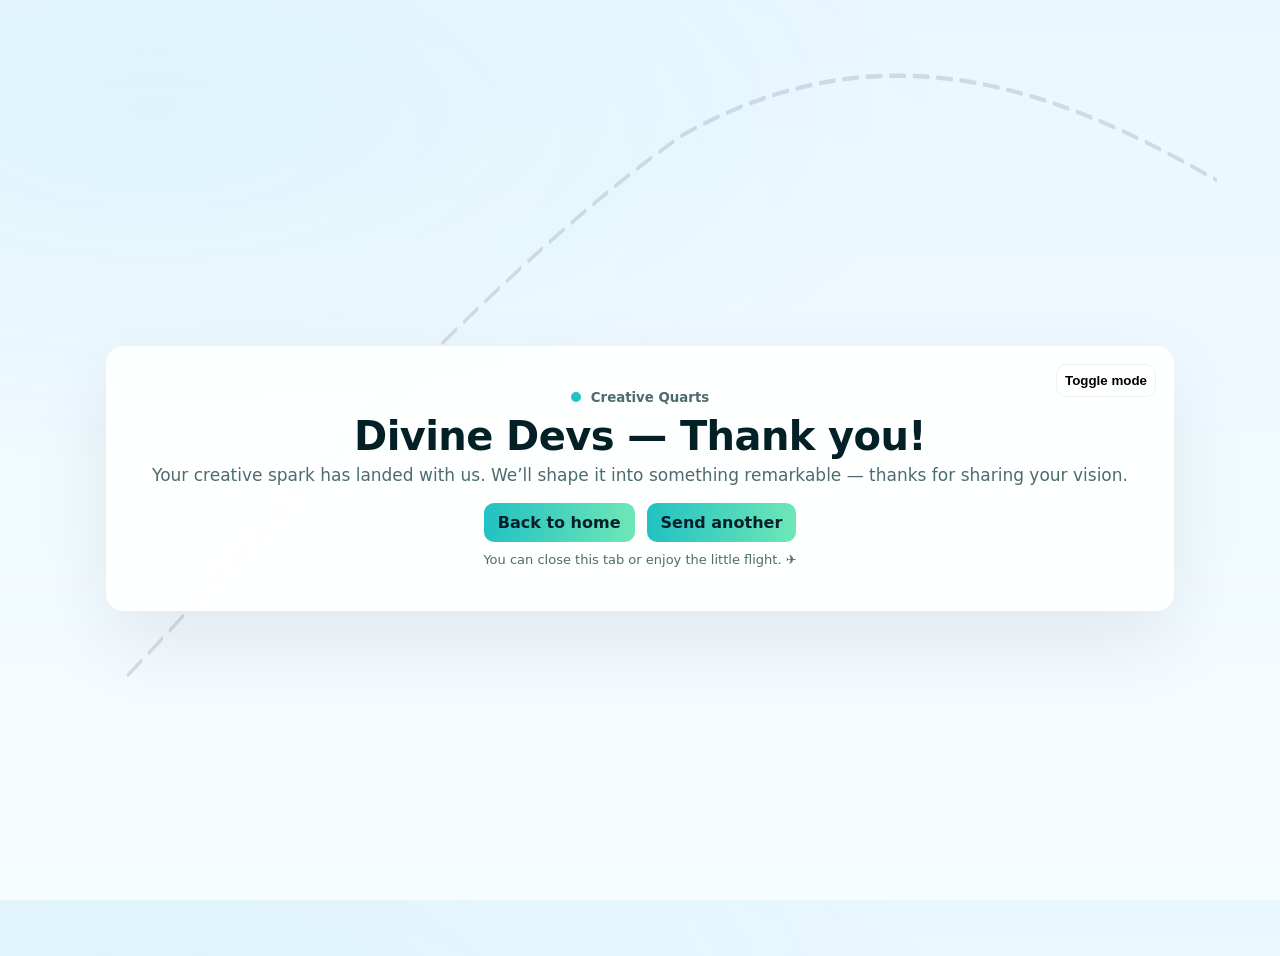
<file: thank-you.html>
<!doctype html>
<html lang="en">
<head>
  <meta charset="utf-8" />
  <meta name="viewport" content="width=device-width,initial-scale=1" />
  <title>Creative Quarts — Thank You</title>
  <meta name="description" content="Thank you — Creative Quarts / Divine Developers" />

  <style>
    :root{
      --bg-light-start: #e9f7ff;
      --bg-light-end: #f7fdff;
      --card: rgba(255,255,255,0.9);
      --text: #032027;
      --muted: #4d6b6e;
      --accent: #22c1c3;
      --paper: #fff;
      --trail: rgba(0,0,0,0.12);
    }

    /* Dark mode tokens */
    @media (prefers-color-scheme: dark){
      :root{
        --bg-light-start: #07121a;
        --bg-light-end: #071826;
        --card: rgba(4,8,12,0.6);
        --text: #e6f7f6;
        --muted: #9fbfc0;
        --accent: #2be2d9;
        --paper: #111;
        --trail: rgba(255,255,255,0.08);
      }
    }

    /* page reset */
    html,body{height:100%;margin:0;font-family:Inter,system-ui,-apple-system,"Segoe UI",Roboto,"Helvetica Neue",Arial;color:var(--text)}
    body{
      display:flex;
      align-items:center;
      justify-content:center;
      padding:28px;
      background:
        radial-gradient(800px 360px at 12% 12%, rgba(34,193,195,0.06), transparent),
        linear-gradient(180deg,var(--bg-light-start),var(--bg-light-end));
      overflow:hidden;
    }

    /* container */
    .card {
      width: min(980px, 94%);
      background: var(--card);
      border-radius: 18px;
      padding: 44px;
      box-shadow: 0 30px 80px rgba(3,10,18,0.08);
      position: relative;
      overflow: visible;
      text-align: center;
      z-index: 6;
      backdrop-filter: blur(6px) saturate(1.04);
    }

    .brand-line {
      display:flex;
      align-items:center;
      justify-content:center;
      gap:10px;
      margin-bottom:8px;
    }
    .brand-dot{width:10px;height:10px;border-radius:50%;background:var(--accent);box-shadow:0 6px 20px rgba(34,193,195,0.12)}
    h1{
      margin:6px 0 6px;
      font-size: clamp(26px, 4.6vw, 40px);
      letter-spacing:-0.6px;
      font-weight:800;
    }
    p.lead{
      margin:0 0 18px;color:var(--muted);font-size:17px;
    }

    .btn-row{display:flex;gap:12px;justify-content:center;align-items:center;margin-top:12px}
    .btn{
      padding:10px 14px;border-radius:10px;font-weight:700;text-decoration:none;background:linear-gradient(90deg,var(--accent), #6ee7b7);color:#04202a;border:0;
    }
    .small{display:block;margin-top:10px;color:var(--muted);font-size:13px}

    /* top-right controls */
    .top-controls{
      position:absolute; right:18px; top:18px; display:flex; gap:10px; z-index:20;
    }
    .mode-toggle{
      background:transparent;border:1px solid rgba(0,0,0,0.06);padding:8px;border-radius:10px;cursor:pointer;font-weight:700;
    }

    /* SKY / PLANE + TRAIL */
    .sky {
      position: absolute; inset:0; pointer-events:none; z-index:2;
    }

    /* dashed trail path (SVG stroke) */
    .trail-path {
      stroke: var(--trail);
      stroke-width: 2;
      fill: none;
      stroke-linecap: round;
      stroke-dasharray: 14 8;
      stroke-dashoffset: 0;
      opacity: 0.95;
      filter: blur(0.12px);
      will-change: stroke-dashoffset;
    }
    /* animate dash offset to create moving trail effect */
    .trail-anim {
      animation: dashMove 4s linear infinite;
    }
    @keyframes dashMove {
      to { stroke-dashoffset: -44; }
    }

    /* paper scraps that drift out from the plane */
    .paper {
      position: absolute;
      width: 14px; height: 10px;
      background: var(--paper);
      transform-origin: center;
      border-radius: 2px;
      box-shadow: 0 6px 18px rgba(3,10,18,0.06);
      opacity: 0;
      will-change: transform, opacity;
    }
    /* variations — sizes */
    .paper.p1{width:12px;height:8px}
    .paper.p2{width:14px;height:10px}
    .paper.p3{width:10px;height:7px}

    /* animate paper scraps along approximate path — different delays for natural effect */
    @keyframes paperTrail1 {
      0% { transform: translate(calc(-8vw), 0) rotate(-6deg) scale(.9); opacity:1; }
      40% { opacity:1; }
      100% { transform: translate(68vw, -18vh) rotate(36deg) scale(.6); opacity:0; }
    }
    @keyframes paperTrail2 {
      0% { transform: translate(calc(-9vw), 0) rotate(-2deg) scale(.95); opacity:1; }
      40% { opacity:1; }
      100% { transform: translate(62vw, -10vh) rotate(18deg) scale(.7); opacity:0; }
    }
    @keyframes paperTrail3 {
      0% { transform: translate(calc(-10vw), 0) rotate(0deg) scale(0.85); opacity:1; }
      45% { opacity:1; }
      100% { transform: translate(76vw, -26vh) rotate(54deg) scale(.55); opacity:0; }
    }

    /* plane */
    .plane {
      width:72px;height:72px;
      position:absolute;
      left:-12%;
      bottom:8%;
      transform-origin:center;
      z-index:10;
      filter: drop-shadow(0 12px 30px rgba(3,10,18,0.08));
    }

    /* looping flight — infinite */
    .plane.fly {
      animation: flyPath 4s cubic-bezier(.22,.9,.28,1) infinite;
    }
    @keyframes flyPath {
      0%   { transform: translate(0,0) rotate(-10deg) scale(.98); opacity:0; left:-12%; bottom:8%; }
      6%   { opacity:1; }
      25%  { transform: translate(22vw, -14vh) rotate(6deg) scale(1.03); }
      50%  { transform: translate(44vw, -30vh) rotate(18deg) scale(1.06); }
      75%  { transform: translate(72vw, -18vh) rotate(6deg) scale(1.02); }
      95%  { transform: translate(98vw, -4vh) rotate(-6deg) scale(.9); opacity:1; }
      100% { transform: translate(140vw, 10vh) rotate(-14deg) scale(.85); opacity:0; left:140%; }
    }

    /* responsive tweaks */
    @media (max-width:720px){
      .card{padding:22px}
      .plane{width:56px;height:56px;bottom:6%}
    }
  </style>
</head>
<body>
  <div class="card" role="main" aria-labelledby="thanks-title">
    <div class="top-controls">
      <button class="mode-toggle" id="toggleMode" title="Toggle dark/light">Toggle mode</button>
    </div>

    <div class="brand-line"><span class="brand-dot" aria-hidden="true"></span><small style="color:var(--muted);font-weight:700">Creative Quarts</small></div>
    <h1 id="thanks-title">Divine Devs — Thank you!</h1>
    <p class="lead">Your creative spark has landed with us. We’ll shape it into something remarkable — thanks for sharing your vision.</p>

    <div class="btn-row">
      <a class="btn" href="/" aria-label="Go back to home">Back to home</a>
      <a class="btn" href="mailto:divinedevelopers006@gmail.com" aria-label="Send an email">Send another</a>
    </div>

    <span class="small">You can close this tab or enjoy the little flight. ✈️</span>
  </div>

  <!-- SKY: SVG trail + Plane + paper scraps -->
  <div class="sky" aria-hidden="true">
    <svg viewBox="0 0 1200 400" preserveAspectRatio="none" style="position:absolute;inset:0;width:100%;height:100%;pointer-events:none;">
      <!-- approximate curved path from left-bottom toward top-right -->
      <path id="flightPath" d="M120 300 C 260 230, 460 120, 640 60 C 820 12, 980 36, 1140 80"
            class="trail-path trail-anim"></path>
    </svg>

    <!-- plane SVG (black) -->
    <svg id="plane" class="plane" viewBox="0 0 64 64" role="img" aria-hidden="true">
      <polygon points="2,30 62,6 42,30 62,58" fill="#000000"></polygon>
      <polygon points="2,30 28,34 38,28" fill="#222"></polygon>
    </svg>

    <!-- paper scraps (absolute elements animated with CSS) -->
    <div class="paper p1" id="paper1" style="left:6%; bottom:18%;"></div>
    <div class="paper p2" id="paper2" style="left:4%; bottom:16%;"></div>
    <div class="paper p3" id="paper3" style="left:2%; bottom:19%;"></div>
  </div>

  <script>
    // Start plane & trails, create staggered paper animations
    (function(){
      const plane = document.getElementById('plane');
      const p1 = document.getElementById('paper1');
      const p2 = document.getElementById('paper2');
      const p3 = document.getElementById('paper3');

      // start looping flight (CSS handles infinite)
      requestAnimationFrame(()=> plane.classList.add('fly'));

      // animate papers periodically to simulate trailing scraps
      function animatePapers(){
        // trigger animations by setting animation names & delays
        p1.style.animation = 'paperTrail1 1600ms cubic-bezier(.22,.9,.28,1) forwards';
        p2.style.animation = 'paperTrail2 1800ms cubic-bezier(.22,.9,.28,1) forwards';
        p3.style.animation = 'paperTrail3 2000ms cubic-bezier(.22,.9,.28,1) forwards';

        // clear them so we can replay later
        setTimeout(()=>{
          p1.style.animation = '';
          p2.style.animation = '';
          p3.style.animation = '';
        }, 2400);
      }

      // Start first burst shortly after load, then repeat in sync with plane loop.
      setTimeout(animatePapers, 220); // initial
      const loopInterval = 4000; // matches plane loop duration
      setInterval(animatePapers, loopInterval);

      // Mode toggle (manual override)
      const toggle = document.getElementById('toggleMode');
      toggle.addEventListener('click', ()=> {
        // simple theme toggle: add a data-theme attribute to documentElement
        if(document.documentElement.hasAttribute('data-theme')){
          document.documentElement.removeAttribute('data-theme');
        } else {
          document.documentElement.setAttribute('data-theme','dark');
        }
        // persist preference
        try{ localStorage.setItem('cq-theme', document.documentElement.getAttribute('data-theme') || ''); }catch(e){}
      });

      // Respect stored preference on load (optional)
      try{
        const stored = localStorage.getItem('cq-theme');
        if(stored === 'dark') document.documentElement.setAttribute('data-theme','dark');
      }catch(e){}
    })();
  </script>
</body>
</html>
</file>
<file: styles.css>
*,
:before,
:after {
  --tw-border-spacing-x: 0;
  --tw-border-spacing-y: 0;
  --tw-translate-x: 0;
  --tw-translate-y: 0;
  --tw-rotate: 0;
  --tw-skew-x: 0;
  --tw-skew-y: 0;
  --tw-scale-x: 1;
  --tw-scale-y: 1;
  --tw-pan-x: ;
  --tw-pan-y: ;
  --tw-pinch-zoom: ;
  --tw-scroll-snap-strictness: proximity;
  --tw-gradient-from-position: ;
  --tw-gradient-via-position: ;
  --tw-gradient-to-position: ;
  --tw-ordinal: ;
  --tw-slashed-zero: ;
  --tw-numeric-figure: ;
  --tw-numeric-spacing: ;
  --tw-numeric-fraction: ;
  --tw-ring-inset: ;
  --tw-ring-offset-width: 0px;
  --tw-ring-offset-color: #fff;
  --tw-ring-color: rgb(59 130 246 / 0.5);
  --tw-ring-offset-shadow: 0 0 #0000;
  --tw-ring-shadow: 0 0 #0000;
  --tw-shadow: 0 0 #0000;
  --tw-shadow-colored: 0 0 #0000;
  --tw-blur: ;
  --tw-brightness: ;
  --tw-contrast: ;
  --tw-grayscale: ;
  --tw-hue-rotate: ;
  --tw-invert: ;
  --tw-saturate: ;
  --tw-sepia: ;
  --tw-drop-shadow: ;
  --tw-backdrop-blur: ;
  --tw-backdrop-brightness: ;
  --tw-backdrop-contrast: ;
  --tw-backdrop-grayscale: ;
  --tw-backdrop-hue-rotate: ;
  --tw-backdrop-invert: ;
  --tw-backdrop-opacity: ;
  --tw-backdrop-saturate: ;
  --tw-backdrop-sepia: ;
  --tw-contain-size: ;
  --tw-contain-layout: ;
  --tw-contain-paint: ;
  --tw-contain-style: 
;
}

::backdrop {
  --tw-border-spacing-x: 0;
  --tw-border-spacing-y: 0;
  --tw-translate-x: 0;
  --tw-translate-y: 0;
  --tw-rotate: 0;
  --tw-skew-x: 0;
  --tw-skew-y: 0;
  --tw-scale-x: 1;
  --tw-scale-y: 1;
  --tw-pan-x: ;
  --tw-pan-y: ;
  --tw-pinch-zoom: ;
  --tw-scroll-snap-strictness: proximity;
  --tw-gradient-from-position: ;
  --tw-gradient-via-position: ;
  --tw-gradient-to-position: ;
  --tw-ordinal: ;
  --tw-slashed-zero: ;
  --tw-numeric-figure: ;
  --tw-numeric-spacing: ;
  --tw-numeric-fraction: ;
  --tw-ring-inset: ;
  --tw-ring-offset-width: 0px;
  --tw-ring-offset-color: #fff;
  --tw-ring-color: rgb(59 130 246 / 0.5);
  --tw-ring-offset-shadow: 0 0 #0000;
  --tw-ring-shadow: 0 0 #0000;
  --tw-shadow: 0 0 #0000;
  --tw-shadow-colored: 0 0 #0000;
  --tw-blur: ;
  --tw-brightness: ;
  --tw-contrast: ;
  --tw-grayscale: ;
  --tw-hue-rotate: ;
  --tw-invert: ;
  --tw-saturate: ;
  --tw-sepia: ;
  --tw-drop-shadow: ;
  --tw-backdrop-blur: ;
  --tw-backdrop-brightness: ;
  --tw-backdrop-contrast: ;
  --tw-backdrop-grayscale: ;
  --tw-backdrop-hue-rotate: ;
  --tw-backdrop-invert: ;
  --tw-backdrop-opacity: ;
  --tw-backdrop-saturate: ;
  --tw-backdrop-sepia: ;
  --tw-contain-size: ;
  --tw-contain-layout: ;
  --tw-contain-paint: ;
  --tw-contain-style: 
;
}

*,
:before,
:after {
  box-sizing: border-box;
  border-width: 0;
  border-style: solid;
  border-color: #e5e7eb;
}

:before,
:after {
  --tw-content: "";
}

html,
:host {
  line-height: 1.5;
  -webkit-text-size-adjust: 100%;
  -moz-tab-size: 4;
  -o-tab-size: 4;
  tab-size: 4;
  font-family:
    ui-sans-serif,
    system-ui,
    sans-serif,
    "Apple Color Emoji",
    "Segoe UI Emoji",
    Segoe UI Symbol,
    "Noto Color Emoji";
  font-feature-settings: normal;
  font-variation-settings: normal;
  -webkit-tap-highlight-color: transparent;
}

body {
  margin: 0;
  line-height: inherit;
}

hr {
  height: 0;
  color: inherit;
  border-top-width: 1px;
}

abbr:where([title]) {
  -webkit-text-decoration: underline dotted;
  text-decoration: underline dotted;
}

h1,
h2,
h3,
h4,
h5,
h6 {
  font-size: inherit;
  font-weight: inherit;
}

a {
  color: inherit;
  text-decoration: inherit;
}

b,
strong {
  font-weight: bolder;
}

code,
kbd,
samp,
pre {
  font-family:
    ui-monospace,
    SFMono-Regular,
    Menlo,
    Monaco,
    Consolas,
    Liberation Mono,
    Courier New,
    monospace;
  font-feature-settings: normal;
  font-variation-settings: normal;
  font-size: 1em;
}

small {
  font-size: 80%;
}

sub,
sup {
  font-size: 75%;
  line-height: 0;
  position: relative;
  vertical-align: baseline;
}

sub {
  bottom: -0.25em;
}

sup {
  top: -0.5em;
}

table {
  text-indent: 0;
  border-color: inherit;
  border-collapse: collapse;
}

button,
input,
optgroup,
select,
textarea {
  font-family: inherit;
  font-feature-settings: inherit;
  font-variation-settings: inherit;
  font-size: 100%;
  font-weight: inherit;
  line-height: inherit;
  letter-spacing: inherit;
  color: inherit;
  margin: 0;
  padding: 0;
}

button,
select {
  text-transform: none;
}

button,
input:where([type="button"]),
input:where([type="reset"]),
input:where([type="submit"]) {
  -webkit-appearance: button;
  background-color: transparent;
  background-image: none;
}

:-moz-focusring {
  outline: auto;
}

:-moz-ui-invalid {
  box-shadow: none;
}

progress {
  vertical-align: baseline;
}

::-webkit-inner-spin-button,
::-webkit-outer-spin-button {
  height: auto;
}

[type="search"] {
  -webkit-appearance: textfield;
  outline-offset: -2px;
}

::-webkit-search-decoration {
  -webkit-appearance: none;
}

::-webkit-file-upload-button {
  -webkit-appearance: button;
  font: inherit;
}

summary {
  display: list-item;
}

blockquote,
dl,
dd,
h1,
h2,
h3,
h4,
h5,
h6,
hr,
figure,
p,
pre {
  margin: 0;
}

fieldset {
  margin: 0;
  padding: 0;
}

legend {
  padding: 0;
}

ol,
ul,
menu {
  list-style: none;
  margin: 0;
  padding: 0;
}

dialog {
  padding: 0;
}

textarea {
  resize: vertical;
}

input::-moz-placeholder,
textarea::-moz-placeholder {
  opacity: 1;
  color: #9ca3af;
}

input::placeholder,
textarea::placeholder {
  opacity: 1;
  color: #9ca3af;
}

button,
[role="button"] {
  cursor: pointer;
}

:disabled {
  cursor: default;
}

img,
svg,
video,
canvas,
audio,
iframe,
embed,
object {
  display: block;
  vertical-align: middle;
}

img,
video {
  max-width: 100%;
  height: auto;
}

[hidden]:where(:not([hidden="until-found"])) {
  display: none;
}

:root {
  --background: 230 0% 98%;
  --foreground: 0 0% 8%;
  --card: 0 0% 96%;
  --card-foreground: 0 0% 8%;
  --popover: 0 0% 98%;
  --popover-foreground: 0 0% 8%;
  --primary: 180 100% 50%;
  --primary-foreground: 0 0% 98%;
  --primary-glow: 180 100% 75%;
  --secondary: 315 100% 50%;
  --secondary-foreground: 0 0% 98%;
  --secondary-glow: 315 100% 75%;
  --muted: 0 0% 92%;
  --muted-foreground: 0 0% 45%;
  --accent: 270 100% 60%;
  --accent-foreground: 0 0% 98%;
  --destructive: 0 84% 60%;
  --destructive-foreground: 0 0% 98%;
  --border: 0 0% 85%;
  --input: 0 0% 90%;
  --ring: 180 100% 50%;
  --radius: 0.75rem;
  --surface: 0 0% 99%;
  --surface-elevated: 0 0% 100%;
  --neon-cyan: 180 100% 50%;
  --neon-magenta: 315 100% 50%;
  --neon-blue: 240 100% 60%;
  --neon-green: 120 100% 40%;
  --hologram: 200 100% 80%;
  --glass-bg: 0 0% 98% / 0.85;
  --glass-border: 180 50% 85% / 0.5;
  --gradient-primary: linear-gradient(
    135deg,
    hsl(var(--neon-cyan)),
    hsl(var(--neon-magenta))
  );
  --gradient-hero: linear-gradient(
    135deg,
    hsl(var(--neon-cyan)) 0%,
    hsl(var(--accent)) 50%,
    hsl(var(--neon-magenta)) 100%
  );
  --gradient-glass: linear-gradient(
    135deg,
    hsl(var(--surface) / 0.9),
    hsl(var(--surface-elevated) / 0.7)
  );
  --gradient-hologram: conic-gradient(
    from 0deg,
    hsl(var(--neon-cyan)),
    hsl(var(--neon-magenta)),
    hsl(var(--accent)),
    hsl(var(--neon-cyan))
  );
  --gradient-cyber: linear-gradient(
    45deg,
    hsl(var(--neon-cyan) / 0.1),
    hsl(var(--neon-magenta) / 0.1)
  );
  --shadow-glow: 0 0 40px hsl(var(--primary-glow) / 0.6);
  --shadow-neon: 0 0 60px hsl(var(--neon-cyan) / 0.8);
  --shadow-hologram: 0 8px 32px hsl(var(--hologram) / 0.3);
  --shadow-glass: 0 8px 32px hsl(0 0% 0% / 0.05);
  --shadow-elevated: 0 20px 60px hsl(0 0% 0% / 0.08);
  --font-heading: "Orbitron", "Poppins", system-ui, sans-serif;
  --font-body: "Inter", system-ui, sans-serif;
}

.dark {
  --background: 222 47% 4%;
  --foreground: 210 20% 90%;
  --card: 222 47% 6%;
  --card-foreground: 210 20% 90%;
  --popover: 222 47% 6%;
  --popover-foreground: 210 20% 90%;
  --primary: 180 100% 60%;
  --primary-foreground: 222 47% 4%;
  --primary-glow: 180 100% 80%;
  --secondary: 315 100% 60%;
  --secondary-foreground: 222 47% 4%;
  --secondary-glow: 315 100% 80%;
  --muted: 222 40% 8%;
  --muted-foreground: 210 15% 65%;
  --accent: 270 100% 70%;
  --accent-foreground: 222 47% 4%;
  --destructive: 0 85% 70%;
  --destructive-foreground: 222 47% 4%;
  --border: 222 40% 12%;
  --input: 222 40% 10%;
  --ring: 180 100% 60%;
  --surface: 222 47% 3%;
  --surface-elevated: 222 47% 8%;
  --neon-cyan: 180 100% 60%;
  --neon-magenta: 315 100% 60%;
  --neon-blue: 240 100% 70%;
  --neon-green: 120 100% 50%;
  --hologram: 200 100% 85%;
  --glass-bg: 222 47% 6% / 0.9;
  --glass-border: 180 50% 30% / 0.6;
  --gradient-primary: linear-gradient(
    135deg,
    hsl(var(--neon-cyan)),
    hsl(var(--neon-magenta))
  );
  --gradient-hero: linear-gradient(
    135deg,
    hsl(var(--neon-cyan)) 0%,
    hsl(var(--accent)) 50%,
    hsl(var(--neon-magenta)) 100%
  );
  --gradient-glass: linear-gradient(
    135deg,
    hsl(var(--surface) / 0.95),
    hsl(var(--surface-elevated) / 0.8)
  );
  --gradient-hologram: conic-gradient(
    from 0deg,
    hsl(var(--neon-cyan)),
    hsl(var(--neon-magenta)),
    hsl(var(--accent)),
    hsl(var(--neon-cyan))
  );
  --gradient-cyber: linear-gradient(
    45deg,
    hsl(var(--neon-cyan) / 0.15),
    hsl(var(--neon-magenta) / 0.15)
  );
  --shadow-glow: 0 0 60px hsl(var(--primary-glow) / 0.8);
  --shadow-neon: 0 0 80px hsl(var(--neon-cyan) / 1);
  --shadow-hologram: 0 8px 32px hsl(var(--hologram) / 0.4);
  --shadow-glass: 0 8px 32px hsl(222 47% 3% / 0.7);
  --shadow-elevated: 0 20px 60px hsl(222 47% 3% / 0.9);
}

* {
  border-color: hsl(var(--border));
  scroll-behavior: smooth;
}

body {
  background-color: hsl(var(--background));
  font-family: var(--font-body);
  color: hsl(var(--foreground));
  -webkit-font-smoothing: antialiased;
  -moz-osx-font-smoothing: grayscale;
}

h1,
h2,
h3,
h4,
h5,
h6 {
  font-family: var(--font-heading);
  font-weight: 600;
}

.glass {
  background: hsl(var(--glass-bg));
  -webkit-backdrop-filter: blur(24px) saturate(180%);
  backdrop-filter: blur(24px) saturate(180%);
  border: 1px solid hsl(var(--glass-border));
  box-shadow: var(--shadow-glass);
  position: relative;
  overflow: hidden;
}

.glass:before {
  content: "";
  position: absolute;
  top: 0;
  right: 0;
  bottom: 0;
  left: 0;
  background-image:
    radial-gradient(
      circle at 20% 50%,
      hsl(var(--neon-cyan) / 0.08) 0%,
      transparent 60%
    ),
    radial-gradient(
      circle at 80% 20%,
      hsl(var(--neon-magenta) / 0.06) 0%,
      transparent 60%
    );
  border-radius: inherit;
  pointer-events: none;
}

.glass-elevated {
  background: hsl(var(--glass-bg));
  -webkit-backdrop-filter: blur(32px) saturate(200%);
  backdrop-filter: blur(32px) saturate(200%);
  border: 1px solid hsl(var(--glass-border));
  box-shadow: var(--shadow-elevated);
  position: relative;
  overflow: hidden;
}

.glass-elevated:before {
  content: "";
  position: absolute;
  top: 0;
  right: 0;
  bottom: 0;
  left: 0;
  background-image:
    radial-gradient(
      circle at 30% 40%,
      hsl(var(--accent) / 0.12) 0%,
      transparent 70%
    ),
    radial-gradient(
      circle at 70% 80%,
      hsl(var(--neon-cyan) / 0.08) 0%,
      transparent 60%
    );
  border-radius: inherit;
  pointer-events: none;
}

.gradient-text {
  background: var(--gradient-primary);
  -webkit-background-clip: text;
  background-clip: text;
  -webkit-text-fill-color: transparent;
  background-size: 400% 400%;
  animation: cyber-gradient 3s ease infinite;
}

.glitch-text {
  position: relative;
  animation: glitch-main 2s infinite;
}

.glitch-text:before,
.glitch-text:after {
  content: attr(data-text);
  position: absolute;
  top: 0;
  left: 0;
  width: 100%;
  height: 100%;
}

.glitch-text:before {
  animation: glitch-1 0.3s infinite;
  color: hsl(var(--neon-cyan));
  z-index: -1;
}

.glitch-text:after {
  animation: glitch-2 0.3s infinite;
  color: hsl(var(--neon-magenta));
  z-index: -2;
}

::-webkit-scrollbar {
  width: 8px;
}

::-webkit-scrollbar-track {
  background: hsl(var(--surface));
}

::-webkit-scrollbar-thumb {
  background: hsl(var(--primary) / 0.5);
  border-radius: 4px;
}

::-webkit-scrollbar-thumb:hover {
  background: hsl(var(--primary) / 0.7);
}

.container {
  width: 100%;
  margin-right: auto;
  margin-left: auto;
  padding-right: 2rem;
  padding-left: 2rem;
}

@media (min-width: 1400px) {
  .container {
    max-width: 1400px;
  }
}

.sr-only {
  position: absolute;
  width: 1px;
  height: 1px;
  padding: 0;
  margin: -1px;
  overflow: hidden;
  clip: rect(0, 0, 0, 0);
  white-space: nowrap;
  border-width: 0;
}

.pointer-events-none {
  pointer-events: none;
}

.pointer-events-auto {
  pointer-events: auto;
}

.visible {
  visibility: visible;
}

.invisible {
  visibility: hidden;
}

.static {
  position: static;
}

.fixed {
  position: fixed;
}

.absolute {
  position: absolute;
}

.relative {
  position: relative;
}

.sticky {
  position: sticky;
}

.inset-0 {
  top: 0;
  right: 0;
  bottom: 0;
  left: 0;
}

.inset-x-0 {
  left: 0;
  right: 0;
}

.inset-y-0 {
  top: 0;
  bottom: 0;
}

.-bottom-12 {
  bottom: -3rem;
}

.-bottom-16 {
  bottom: -4rem;
}

.-left-12 {
  left: -3rem;
}

.-left-16 {
  left: -4rem;
}

.-right-12 {
  right: -3rem;
}

.-right-20 {
  right: -5rem;
}

.-top-12 {
  top: -3rem;
}

.-top-20 {
  top: -5rem;
}

.bottom-0 {
  bottom: 0;
}

.bottom-1\/3 {
  bottom: 33.333333%;
}

.bottom-1\/4 {
  bottom: 25%;
}

.bottom-4 {
  bottom: 1rem;
}

.bottom-6 {
  bottom: 1.5rem;
}

.left-0 {
  left: 0;
}

.left-1 {
  left: 0.25rem;
}

.left-1\/2 {
  left: 50%;
}

.left-1\/3 {
  left: 33.333333%;
}

.left-1\/4 {
  left: 25%;
}

.left-2 {
  left: 0.5rem;
}

.left-4 {
  left: 1rem;
}

.left-8 {
  left: 2rem;
}

.left-\[50\%\] {
  left: 50%;
}

.right-0 {
  right: 0;
}

.right-1 {
  right: 0.25rem;
}

.right-1\/4 {
  right: 25%;
}

.right-2 {
  right: 0.5rem;
}

.right-3 {
  right: 0.75rem;
}

.right-4 {
  right: 1rem;
}

.right-6 {
  right: 1.5rem;
}

.right-8 {
  right: 2rem;
}

.top-0 {
  top: 0;
}

.top-1\.5 {
  top: 0.375rem;
}

.top-1\/2 {
  top: 50%;
}

.top-1\/4 {
  top: 25%;
}

.top-16 {
  top: 4rem;
}

.top-2 {
  top: 0.5rem;
}

.top-24 {
  top: 6rem;
}

.top-3\.5 {
  top: 0.875rem;
}

.top-4 {
  top: 1rem;
}

.top-\[1px\] {
  top: 1px;
}

.top-\[50\%\] {
  top: 50%;
}

.top-\[60\%\] {
  top: 60%;
}

.top-full {
  top: 100%;
}

.z-0 {
  z-index: 0;
}

.z-10 {
  z-index: 10;
}

.z-20 {
  z-index: 20;
}

.z-40 {
  z-index: 40;
}

.z-50 {
  z-index: 50;
}

.z-\[100\] {
  z-index: 100;
}

.z-\[1\] {
  z-index: 1;
}

.order-1 {
  order: 1;
}

.order-2 {
  order: 2;
}

.-m-3 {
  margin: -0.75rem;
}

.-m-5 {
  margin: -1.25rem;
}

.-mx-1 {
  margin-left: -0.25rem;
  margin-right: -0.25rem;
}

.mx-2 {
  margin-left: 0.5rem;
  margin-right: 0.5rem;
}

.mx-3\.5 {
  margin-left: 0.875rem;
  margin-right: 0.875rem;
}

.mx-auto {
  margin-left: auto;
  margin-right: auto;
}

.my-0\.5 {
  margin-top: 0.125rem;
  margin-bottom: 0.125rem;
}

.my-1 {
  margin-top: 0.25rem;
  margin-bottom: 0.25rem;
}

.-ml-4 {
  margin-left: -1rem;
}

.-mt-4 {
  margin-top: -1rem;
}

.mb-1 {
  margin-bottom: 0.25rem;
}

.mb-10 {
  margin-bottom: 2.5rem;
}

.mb-12 {
  margin-bottom: 3rem;
}

.mb-16 {
  margin-bottom: 4rem;
}

.mb-2 {
  margin-bottom: 0.5rem;
}

.mb-3 {
  margin-bottom: 0.75rem;
}

.mb-4 {
  margin-bottom: 1rem;
}

.mb-6 {
  margin-bottom: 1.5rem;
}

.mb-8 {
  margin-bottom: 2rem;
}

.ml-1 {
  margin-left: 0.25rem;
}

.ml-2 {
  margin-left: 0.5rem;
}

.ml-4 {
  margin-left: 1rem;
}

.ml-auto {
  margin-left: auto;
}

.mr-2 {
  margin-right: 0.5rem;
}

.mr-3 {
  margin-right: 0.75rem;
}

.mt-1 {
  margin-top: 0.25rem;
}

.mt-1\.5 {
  margin-top: 0.375rem;
}

.mt-2 {
  margin-top: 0.5rem;
}

.mt-24 {
  margin-top: 6rem;
}

.mt-4 {
  margin-top: 1rem;
}

.mt-auto {
  margin-top: auto;
}

.line-clamp-2 {
  overflow: hidden;
  display: -webkit-box;
  -webkit-box-orient: vertical;
  -webkit-line-clamp: 2;
}

.block {
  display: block;
}

.inline-block {
  display: inline-block;
}

.flex {
  display: flex;
}

.inline-flex {
  display: inline-flex;
}

.table {
  display: table;
}

.grid {
  display: grid;
}

.hidden {
  display: none;
}

.aspect-square {
  aspect-ratio: 1 / 1;
}

.aspect-video {
  aspect-ratio: 16 / 9;
}

.size-4 {
  width: 1rem;
  height: 1rem;
}

.h-0\.5 {
  height: 0.125rem;
}

.h-1\.5 {
  height: 0.375rem;
}

.h-10 {
  height: 2.5rem;
}

.h-11 {
  height: 2.75rem;
}

.h-12 {
  height: 3rem;
}

.h-14 {
  height: 3.5rem;
}

.h-16 {
  height: 4rem;
}

.h-2 {
  height: 0.5rem;
}

.h-2\.5 {
  height: 0.625rem;
}

.h-24 {
  height: 6rem;
}

.h-3 {
  height: 0.75rem;
}

.h-3\.5 {
  height: 0.875rem;
}

.h-32 {
  height: 8rem;
}

.h-36 {
  height: 9rem;
}

.h-4 {
  height: 1rem;
}

.h-40 {
  height: 10rem;
}

.h-48 {
  height: 12rem;
}

.h-5 {
  height: 1.25rem;
}

.h-6 {
  height: 1.5rem;
}

.h-7 {
  height: 1.75rem;
}

.h-8 {
  height: 2rem;
}

.h-9 {
  height: 2.25rem;
}

.h-\[1\.2rem\] {
  height: 1.2rem;
}

.h-\[1px\] {
  height: 1px;
}

.h-\[var\(--radix-navigation-menu-viewport-height\)\] {
  height: var(--radix-navigation-menu-viewport-height);
}

.h-\[var\(--radix-select-trigger-height\)\] {
  height: var(--radix-select-trigger-height);
}

.h-auto {
  height: auto;
}

.h-full {
  height: 100%;
}

.h-px {
  height: 1px;
}

.h-svh {
  height: 100svh;
}

.max-h-96 {
  max-height: 24rem;
}

.max-h-\[300px\] {
  max-height: 300px;
}

.max-h-screen {
  max-height: 100vh;
}

.min-h-0 {
  min-height: 0px;
}

.min-h-\[80px\] {
  min-height: 80px;
}

.min-h-screen {
  min-height: 100vh;
}

.min-h-svh {
  min-height: 100svh;
}

.w-0 {
  width: 0px;
}

.w-1 {
  width: 0.25rem;
}

.w-1\.5 {
  width: 0.375rem;
}

.w-10 {
  width: 2.5rem;
}

.w-11 {
  width: 2.75rem;
}

.w-12 {
  width: 3rem;
}

.w-14 {
  width: 3.5rem;
}

.w-16 {
  width: 4rem;
}

.w-2 {
  width: 0.5rem;
}

.w-2\.5 {
  width: 0.625rem;
}

.w-24 {
  width: 6rem;
}

.w-3 {
  width: 0.75rem;
}

.w-3\.5 {
  width: 0.875rem;
}

.w-3\/4 {
  width: 75%;
}

.w-32 {
  width: 8rem;
}

.w-36 {
  width: 9rem;
}

.w-4 {
  width: 1rem;
}

.w-40 {
  width: 10rem;
}

.w-48 {
  width: 12rem;
}

.w-5 {
  width: 1.25rem;
}

.w-6 {
  width: 1.5rem;
}

.w-64 {
  width: 16rem;
}

.w-7 {
  width: 1.75rem;
}

.w-72 {
  width: 18rem;
}

.w-8 {
  width: 2rem;
}

.w-9 {
  width: 2.25rem;
}

.w-\[--sidebar-width\] {
  width: var(--sidebar-width);
}

.w-\[1\.2rem\] {
  width: 1.2rem;
}

.w-\[100px\] {
  width: 100px;
}

.w-\[1px\] {
  width: 1px;
}

.w-auto {
  width: auto;
}

.w-fit {
  width: -moz-fit-content;
  width: fit-content;
}

.w-full {
  width: 100%;
}

.w-max {
  width: -moz-max-content;
  width: max-content;
}

.w-px {
  width: 1px;
}

.min-w-0 {
  min-width: 0px;
}

.min-w-5 {
  min-width: 1.25rem;
}

.min-w-\[12rem\] {
  min-width: 12rem;
}

.min-w-\[8rem\] {
  min-width: 8rem;
}

.min-w-\[var\(--radix-select-trigger-width\)\] {
  min-width: var(--radix-select-trigger-width);
}

.max-w-2xl {
  max-width: 42rem;
}

.max-w-3xl {
  max-width: 48rem;
}

.max-w-4xl {
  max-width: 56rem;
}

.max-w-5xl {
  max-width: 64rem;
}

.max-w-\[--skeleton-width\] {
  max-width: var(--skeleton-width);
}

.max-w-lg {
  max-width: 32rem;
}

.max-w-max {
  max-width: -moz-max-content;
  max-width: max-content;
}

.flex-1 {
  flex: 1 1 0%;
}

.flex-shrink-0,
.shrink-0 {
  flex-shrink: 0;
}

.grow {
  flex-grow: 1;
}

.grow-0 {
  flex-grow: 0;
}

.basis-full {
  flex-basis: 100%;
}

.caption-bottom {
  caption-side: bottom;
}

.border-collapse {
  border-collapse: collapse;
}

.origin-left {
  transform-origin: left;
}

.-translate-x-1\/2 {
  --tw-translate-x: -50%;
  transform: translate(var(--tw-translate-x), var(--tw-translate-y))
    rotate(var(--tw-rotate)) skew(var(--tw-skew-x)) skewY(var(--tw-skew-y))
    scaleX(var(--tw-scale-x)) scaleY(var(--tw-scale-y));
}

.-translate-x-px {
  --tw-translate-x: -1px;
  transform: translate(var(--tw-translate-x), var(--tw-translate-y))
    rotate(var(--tw-rotate)) skew(var(--tw-skew-x)) skewY(var(--tw-skew-y))
    scaleX(var(--tw-scale-x)) scaleY(var(--tw-scale-y));
}

.-translate-y-1\/2 {
  --tw-translate-y: -50%;
  transform: translate(var(--tw-translate-x), var(--tw-translate-y))
    rotate(var(--tw-rotate)) skew(var(--tw-skew-x)) skewY(var(--tw-skew-y))
    scaleX(var(--tw-scale-x)) scaleY(var(--tw-scale-y));
}

.translate-x-\[-50\%\] {
  --tw-translate-x: -50%;
  transform: translate(var(--tw-translate-x), var(--tw-translate-y))
    rotate(var(--tw-rotate)) skew(var(--tw-skew-x)) skewY(var(--tw-skew-y))
    scaleX(var(--tw-scale-x)) scaleY(var(--tw-scale-y));
}

.translate-x-px {
  --tw-translate-x: 1px;
  transform: translate(var(--tw-translate-x), var(--tw-translate-y))
    rotate(var(--tw-rotate)) skew(var(--tw-skew-x)) skewY(var(--tw-skew-y))
    scaleX(var(--tw-scale-x)) scaleY(var(--tw-scale-y));
}

.translate-y-2 {
  --tw-translate-y: 0.5rem;
  transform: translate(var(--tw-translate-x), var(--tw-translate-y))
    rotate(var(--tw-rotate)) skew(var(--tw-skew-x)) skewY(var(--tw-skew-y))
    scaleX(var(--tw-scale-x)) scaleY(var(--tw-scale-y));
}

.translate-y-\[-100\%\] {
  --tw-translate-y: -100%;
  transform: translate(var(--tw-translate-x), var(--tw-translate-y))
    rotate(var(--tw-rotate)) skew(var(--tw-skew-x)) skewY(var(--tw-skew-y))
    scaleX(var(--tw-scale-x)) scaleY(var(--tw-scale-y));
}

.translate-y-\[-50\%\] {
  --tw-translate-y: -50%;
  transform: translate(var(--tw-translate-x), var(--tw-translate-y))
    rotate(var(--tw-rotate)) skew(var(--tw-skew-x)) skewY(var(--tw-skew-y))
    scaleX(var(--tw-scale-x)) scaleY(var(--tw-scale-y));
}

.rotate-0 {
  --tw-rotate: 0deg;
  transform: translate(var(--tw-translate-x), var(--tw-translate-y))
    rotate(var(--tw-rotate)) skew(var(--tw-skew-x)) skewY(var(--tw-skew-y))
    scaleX(var(--tw-scale-x)) scaleY(var(--tw-scale-y));
}

.rotate-45 {
  --tw-rotate: 45deg;
  transform: translate(var(--tw-translate-x), var(--tw-translate-y))
    rotate(var(--tw-rotate)) skew(var(--tw-skew-x)) skewY(var(--tw-skew-y))
    scaleX(var(--tw-scale-x)) scaleY(var(--tw-scale-y));
}

.rotate-90 {
  --tw-rotate: 90deg;
  transform: translate(var(--tw-translate-x), var(--tw-translate-y))
    rotate(var(--tw-rotate)) skew(var(--tw-skew-x)) skewY(var(--tw-skew-y))
    scaleX(var(--tw-scale-x)) scaleY(var(--tw-scale-y));
}

.scale-0 {
  --tw-scale-x: 0;
  --tw-scale-y: 0;
  transform: translate(var(--tw-translate-x), var(--tw-translate-y))
    rotate(var(--tw-rotate)) skew(var(--tw-skew-x)) skewY(var(--tw-skew-y))
    scaleX(var(--tw-scale-x)) scaleY(var(--tw-scale-y));
}

.scale-100 {
  --tw-scale-x: 1;
  --tw-scale-y: 1;
  transform: translate(var(--tw-translate-x), var(--tw-translate-y))
    rotate(var(--tw-rotate)) skew(var(--tw-skew-x)) skewY(var(--tw-skew-y))
    scaleX(var(--tw-scale-x)) scaleY(var(--tw-scale-y));
}

.scale-110 {
  --tw-scale-x: 1.1;
  --tw-scale-y: 1.1;
  transform: translate(var(--tw-translate-x), var(--tw-translate-y))
    rotate(var(--tw-rotate)) skew(var(--tw-skew-x)) skewY(var(--tw-skew-y))
    scaleX(var(--tw-scale-x)) scaleY(var(--tw-scale-y));
}

.scale-x-0 {
  --tw-scale-x: 0;
  transform: translate(var(--tw-translate-x), var(--tw-translate-y))
    rotate(var(--tw-rotate)) skew(var(--tw-skew-x)) skewY(var(--tw-skew-y))
    scaleX(var(--tw-scale-x)) scaleY(var(--tw-scale-y));
}

.transform {
  transform: translate(var(--tw-translate-x), var(--tw-translate-y))
    rotate(var(--tw-rotate)) skew(var(--tw-skew-x)) skewY(var(--tw-skew-y))
    scaleX(var(--tw-scale-x)) scaleY(var(--tw-scale-y));
}

.animate-counter-up {
  animation: counter-up 0.6s ease-out;
}

.animate-hologram-shift {
  animation: hologram-shift 4s ease-in-out infinite;
}

.animate-neon-pulse {
  animation: neon-pulse 2s ease-in-out infinite;
}

.animate-particle-float {
  animation: particle-float 8s ease-in-out infinite;
}

.animate-pulse {
  animation: pulse 2s cubic-bezier(0.4, 0, 0.6, 1) infinite;
}

.animate-scale-in {
  animation: scale-in 0.4s ease-out;
}

.animate-slide-up {
  animation: slide-up 0.6s ease-out;
}

@keyframes spin {
  to {
    transform: rotate(360deg);
  }
}

.animate-spin {
  animation: spin 1s linear infinite;
}

.cursor-default {
  cursor: default;
}

.cursor-pointer {
  cursor: pointer;
}

.touch-none {
  touch-action: none;
}

.select-none {
  -webkit-user-select: none;
  -moz-user-select: none;
  user-select: none;
}

.resize-none {
  resize: none;
}

.list-none {
  list-style-type: none;
}

.grid-cols-1 {
  grid-template-columns: repeat(1, minmax(0, 1fr));
}

.flex-row {
  flex-direction: row;
}

.flex-col {
  flex-direction: column;
}

.flex-col-reverse {
  flex-direction: column-reverse;
}

.flex-wrap {
  flex-wrap: wrap;
}

.items-start {
  align-items: flex-start;
}

.items-end {
  align-items: flex-end;
}

.items-center {
  align-items: center;
}

.items-stretch {
  align-items: stretch;
}

.justify-center {
  justify-content: center;
}

.justify-between {
  justify-content: space-between;
}

.gap-1 {
  gap: 0.25rem;
}

.gap-1\.5 {
  gap: 0.375rem;
}

.gap-2 {
  gap: 0.5rem;
}

.gap-3 {
  gap: 0.75rem;
}

.gap-4 {
  gap: 1rem;
}

.gap-6 {
  gap: 1.5rem;
}

.gap-8 {
  gap: 2rem;
}

.space-x-1 > :not([hidden]) ~ :not([hidden]) {
  --tw-space-x-reverse: 0;
  margin-right: calc(0.25rem * var(--tw-space-x-reverse));
  margin-left: calc(0.25rem * calc(1 - var(--tw-space-x-reverse)));
}

.space-x-2 > :not([hidden]) ~ :not([hidden]) {
  --tw-space-x-reverse: 0;
  margin-right: calc(0.5rem * var(--tw-space-x-reverse));
  margin-left: calc(0.5rem * calc(1 - var(--tw-space-x-reverse)));
}

.space-x-3 > :not([hidden]) ~ :not([hidden]) {
  --tw-space-x-reverse: 0;
  margin-right: calc(0.75rem * var(--tw-space-x-reverse));
  margin-left: calc(0.75rem * calc(1 - var(--tw-space-x-reverse)));
}

.space-x-4 > :not([hidden]) ~ :not([hidden]) {
  --tw-space-x-reverse: 0;
  margin-right: calc(1rem * var(--tw-space-x-reverse));
  margin-left: calc(1rem * calc(1 - var(--tw-space-x-reverse)));
}

.space-x-8 > :not([hidden]) ~ :not([hidden]) {
  --tw-space-x-reverse: 0;
  margin-right: calc(2rem * var(--tw-space-x-reverse));
  margin-left: calc(2rem * calc(1 - var(--tw-space-x-reverse)));
}

.space-y-1 > :not([hidden]) ~ :not([hidden]) {
  --tw-space-y-reverse: 0;
  margin-top: calc(0.25rem * calc(1 - var(--tw-space-y-reverse)));
  margin-bottom: calc(0.25rem * var(--tw-space-y-reverse));
}

.space-y-1\.5 > :not([hidden]) ~ :not([hidden]) {
  --tw-space-y-reverse: 0;
  margin-top: calc(0.375rem * calc(1 - var(--tw-space-y-reverse)));
  margin-bottom: calc(0.375rem * var(--tw-space-y-reverse));
}

.space-y-12 > :not([hidden]) ~ :not([hidden]) {
  --tw-space-y-reverse: 0;
  margin-top: calc(3rem * calc(1 - var(--tw-space-y-reverse)));
  margin-bottom: calc(3rem * var(--tw-space-y-reverse));
}

.space-y-2 > :not([hidden]) ~ :not([hidden]) {
  --tw-space-y-reverse: 0;
  margin-top: calc(0.5rem * calc(1 - var(--tw-space-y-reverse)));
  margin-bottom: calc(0.5rem * var(--tw-space-y-reverse));
}

.space-y-3 > :not([hidden]) ~ :not([hidden]) {
  --tw-space-y-reverse: 0;
  margin-top: calc(0.75rem * calc(1 - var(--tw-space-y-reverse)));
  margin-bottom: calc(0.75rem * var(--tw-space-y-reverse));
}

.space-y-4 > :not([hidden]) ~ :not([hidden]) {
  --tw-space-y-reverse: 0;
  margin-top: calc(1rem * calc(1 - var(--tw-space-y-reverse)));
  margin-bottom: calc(1rem * var(--tw-space-y-reverse));
}

.space-y-8 > :not([hidden]) ~ :not([hidden]) {
  --tw-space-y-reverse: 0;
  margin-top: calc(2rem * calc(1 - var(--tw-space-y-reverse)));
  margin-bottom: calc(2rem * var(--tw-space-y-reverse));
}

.overflow-auto {
  overflow: auto;
}

.overflow-hidden {
  overflow: hidden;
}

.overflow-y-auto {
  overflow-y: auto;
}

.overflow-x-hidden {
  overflow-x: hidden;
}

.whitespace-nowrap {
  white-space: nowrap;
}

.break-words {
  overflow-wrap: break-word;
}

.rounded-2xl {
  border-radius: 1rem;
}

.rounded-3xl {
  border-radius: 1.5rem;
}

.rounded-\[2px\] {
  border-radius: 2px;
}

.rounded-\[inherit\] {
  border-radius: inherit;
}

.rounded-full {
  border-radius: 9999px;
}

.rounded-lg {
  border-radius: var(--radius);
}

.rounded-md {
  border-radius: calc(var(--radius) - 2px);
}

.rounded-sm {
  border-radius: calc(var(--radius) - 4px);
}

.rounded-xl {
  border-radius: 0.75rem;
}

.rounded-t-\[10px\] {
  border-top-left-radius: 10px;
  border-top-right-radius: 10px;
}

.rounded-br-3xl {
  border-bottom-right-radius: 1.5rem;
}

.rounded-tl-3xl {
  border-top-left-radius: 1.5rem;
}

.rounded-tl-full {
  border-top-left-radius: 9999px;
}

.rounded-tl-sm {
  border-top-left-radius: calc(var(--radius) - 4px);
}

.border {
  border-width: 1px;
}

.border-0 {
  border-width: 0px;
}

.border-2 {
  border-width: 2px;
}

.border-\[1\.5px\] {
  border-width: 1.5px;
}

.border-y {
  border-top-width: 1px;
  border-bottom-width: 1px;
}

.border-b {
  border-bottom-width: 1px;
}

.border-b-2 {
  border-bottom-width: 2px;
}

.border-l {
  border-left-width: 1px;
}

.border-r {
  border-right-width: 1px;
}

.border-t {
  border-top-width: 1px;
}

.border-dashed {
  border-style: dashed;
}

.border-\[--color-border\] {
  border-color: var(--color-border);
}

.border-accent\/50 {
  border-color: hsl(var(--accent) / 0.5);
}

.border-background {
  border-color: hsl(var(--background));
}

.border-border\/20 {
  border-color: hsl(var(--border) / 0.2);
}

.border-border\/50 {
  border-color: hsl(var(--border) / 0.5);
}

.border-cyan-400\/30 {
  border-color: #22d3ee4d;
}

.border-destructive {
  border-color: hsl(var(--destructive));
}

.border-destructive\/50 {
  border-color: hsl(var(--destructive) / 0.5);
}

.border-input {
  border-color: hsl(var(--input));
}

.border-neon-cyan {
  border-color: hsl(var(--neon-cyan));
}

.border-neon-cyan\/30 {
  border-color: hsl(var(--neon-cyan) / 0.3);
}

.border-neon-cyan\/50 {
  border-color: hsl(var(--neon-cyan) / 0.5);
}

.border-neon-magenta {
  border-color: hsl(var(--neon-magenta));
}

.border-neon-magenta\/50 {
  border-color: hsl(var(--neon-magenta) / 0.5);
}

.border-primary {
  border-color: hsl(var(--primary));
}

.border-transparent {
  border-color: transparent;
}

.border-l-transparent {
  border-left-color: transparent;
}

.border-t-transparent {
  border-top-color: transparent;
}

.bg-\[--color-bg\] {
  background-color: var(--color-bg);
}

.bg-\[rgba\(15\,25\,45\,0\.5\)\] {
  background-color: #0f192d80;
}

.bg-accent {
  background-color: hsl(var(--accent));
}

.bg-accent\/15 {
  background-color: hsl(var(--accent) / 0.15);
}

.bg-accent\/80 {
  background-color: hsl(var(--accent) / 0.8);
}

.bg-background {
  background-color: hsl(var(--background));
}

.bg-background\/50 {
  background-color: hsl(var(--background) / 0.5);
}

.bg-background\/80 {
  background-color: hsl(var(--background) / 0.8);
}

.bg-background\/90 {
  background-color: hsl(var(--background) / 0.9);
}

.bg-black\/80 {
  background-color: #000c;
}

.bg-blue-600 {
  --tw-bg-opacity: 1;
  background-color: rgb(37 99 235 / var(--tw-bg-opacity, 1));
}

.bg-border {
  background-color: hsl(var(--border));
}

.bg-card {
  background-color: hsl(var(--card));
}

.bg-cyan-500\/30 {
  background-color: #06b6d44d;
}

.bg-destructive {
  background-color: hsl(var(--destructive));
}

.bg-foreground {
  background-color: hsl(var(--foreground));
}

.bg-gray-800 {
  --tw-bg-opacity: 1;
  background-color: rgb(31 41 55 / var(--tw-bg-opacity, 1));
}

.bg-green-500 {
  --tw-bg-opacity: 1;
  background-color: rgb(34 197 94 / var(--tw-bg-opacity, 1));
}

.bg-muted {
  background-color: hsl(var(--muted));
}

.bg-muted\/50 {
  background-color: hsl(var(--muted) / 0.5);
}

.bg-neon-cyan\/20 {
  background-color: hsl(var(--neon-cyan) / 0.2);
}

.bg-neon-cyan\/80 {
  background-color: hsl(var(--neon-cyan) / 0.8);
}

.bg-neon-magenta\/20 {
  background-color: hsl(var(--neon-magenta) / 0.2);
}

.bg-neon-magenta\/80 {
  background-color: hsl(var(--neon-magenta) / 0.8);
}

.bg-popover {
  background-color: hsl(var(--popover));
}

.bg-primary {
  background-color: hsl(var(--primary));
}

.bg-purple-500\/20 {
  background-color: #a855f733;
}

.bg-secondary {
  background-color: hsl(var(--secondary));
}

.bg-surface {
  background-color: hsl(var(--surface));
}

.bg-surface\/30 {
  background-color: hsl(var(--surface) / 0.3);
}

.bg-transparent {
  background-color: transparent;
}

.bg-\[conic-gradient\(from_0deg_at_50\%_50\%\,hsl\(var\(--neon-cyan\)\/0\.05\)\,hsl\(var\(--neon-magenta\)\/0\.05\)\,hsl\(var\(--accent\)\/0\.05\)\,hsl\(var\(--neon-cyan\)\/0\.05\)\)\] {
  background-image: conic-gradient(
    from 0deg at 50% 50%,
    hsl(var(--neon-cyan) / 0.05),
    hsl(var(--neon-magenta) / 0.05),
    hsl(var(--accent) / 0.05),
    hsl(var(--neon-cyan) / 0.05)
  );
}

.bg-\[radial-gradient\(circle_at_center\,hsl\(var\(--neon-cyan\)\/0\.15\)_0\%\,transparent_50\%\)\] {
  background-image: radial-gradient(
    circle at center,
    hsl(var(--neon-cyan) / 0.15) 0%,
    transparent 50%
  );
}

.bg-gradient-cyber {
  background-image: var(--gradient-cyber);
}

.bg-gradient-hero {
  background-image: var(--gradient-hero);
}

.bg-gradient-hologram {
  background-image: var(--gradient-hologram);
}

.bg-gradient-primary {
  background-image: var(--gradient-primary);
}

.bg-gradient-to-b {
  background-image: linear-gradient(to bottom, var(--tw-gradient-stops));
}

.bg-gradient-to-br {
  background-image: linear-gradient(to bottom right, var(--tw-gradient-stops));
}

.bg-gradient-to-r {
  background-image: linear-gradient(to right, var(--tw-gradient-stops));
}

.bg-gradient-to-t {
  background-image: linear-gradient(to top, var(--tw-gradient-stops));
}

.bg-gradient-to-tl {
  background-image: linear-gradient(to top left, var(--tw-gradient-stops));
}

.bg-gradient-to-tr {
  background-image: linear-gradient(to top right, var(--tw-gradient-stops));
}

.from-\[\#050B18\] {
  --tw-gradient-from: #050b18 var(--tw-gradient-from-position);
  --tw-gradient-to: rgb(5 11 24 / 0) var(--tw-gradient-to-position);
  --tw-gradient-stops: var(--tw-gradient-from), var(--tw-gradient-to);
}

.from-accent\/20 {
  --tw-gradient-from: hsl(var(--accent) / 0.2) var(--tw-gradient-from-position);
  --tw-gradient-to: hsl(var(--accent) / 0) var(--tw-gradient-to-position);
  --tw-gradient-stops: var(--tw-gradient-from), var(--tw-gradient-to);
}

.from-background {
  --tw-gradient-from: hsl(var(--background)) var(--tw-gradient-from-position);
  --tw-gradient-to: hsl(var(--background) / 0) var(--tw-gradient-to-position);
  --tw-gradient-stops: var(--tw-gradient-from), var(--tw-gradient-to);
}

.from-background\/40 {
  --tw-gradient-from: hsl(var(--background) / 0.4)
    var(--tw-gradient-from-position);
  --tw-gradient-to: hsl(var(--background) / 0) var(--tw-gradient-to-position);
  --tw-gradient-stops: var(--tw-gradient-from), var(--tw-gradient-to);
}

.from-background\/60 {
  --tw-gradient-from: hsl(var(--background) / 0.6)
    var(--tw-gradient-from-position);
  --tw-gradient-to: hsl(var(--background) / 0) var(--tw-gradient-to-position);
  --tw-gradient-stops: var(--tw-gradient-from), var(--tw-gradient-to);
}

.from-background\/70 {
  --tw-gradient-from: hsl(var(--background) / 0.7)
    var(--tw-gradient-from-position);
  --tw-gradient-to: hsl(var(--background) / 0) var(--tw-gradient-to-position);
  --tw-gradient-stops: var(--tw-gradient-from), var(--tw-gradient-to);
}

.from-blue-500\/20 {
  --tw-gradient-from: rgb(59 130 246 / 0.2) var(--tw-gradient-from-position);
  --tw-gradient-to: rgb(59 130 246 / 0) var(--tw-gradient-to-position);
  --tw-gradient-stops: var(--tw-gradient-from), var(--tw-gradient-to);
}

.from-cyan-400\/20 {
  --tw-gradient-from: rgb(34 211 238 / 0.2) var(--tw-gradient-from-position);
  --tw-gradient-to: rgb(34 211 238 / 0) var(--tw-gradient-to-position);
  --tw-gradient-stops: var(--tw-gradient-from), var(--tw-gradient-to);
}

.from-cyan-500\/0 {
  --tw-gradient-from: rgb(6 182 212 / 0) var(--tw-gradient-from-position);
  --tw-gradient-to: rgb(6 182 212 / 0) var(--tw-gradient-to-position);
  --tw-gradient-stops: var(--tw-gradient-from), var(--tw-gradient-to);
}

.from-cyan-500\/10 {
  --tw-gradient-from: rgb(6 182 212 / 0.1) var(--tw-gradient-from-position);
  --tw-gradient-to: rgb(6 182 212 / 0) var(--tw-gradient-to-position);
  --tw-gradient-stops: var(--tw-gradient-from), var(--tw-gradient-to);
}

.from-cyan-500\/30 {
  --tw-gradient-from: rgb(6 182 212 / 0.3) var(--tw-gradient-from-position);
  --tw-gradient-to: rgb(6 182 212 / 0) var(--tw-gradient-to-position);
  --tw-gradient-stops: var(--tw-gradient-from), var(--tw-gradient-to);
}

.from-foreground {
  --tw-gradient-from: hsl(var(--foreground)) var(--tw-gradient-from-position);
  --tw-gradient-to: hsl(var(--foreground) / 0) var(--tw-gradient-to-position);
  --tw-gradient-stops: var(--tw-gradient-from), var(--tw-gradient-to);
}

.from-green-500\/20 {
  --tw-gradient-from: rgb(34 197 94 / 0.2) var(--tw-gradient-from-position);
  --tw-gradient-to: rgb(34 197 94 / 0) var(--tw-gradient-to-position);
  --tw-gradient-stops: var(--tw-gradient-from), var(--tw-gradient-to);
}

.from-neon-blue\/20 {
  --tw-gradient-from: hsl(var(--neon-blue) / 0.2)
    var(--tw-gradient-from-position);
  --tw-gradient-to: hsl(var(--neon-blue) / 0) var(--tw-gradient-to-position);
  --tw-gradient-stops: var(--tw-gradient-from), var(--tw-gradient-to);
}

.from-neon-cyan\/20 {
  --tw-gradient-from: hsl(var(--neon-cyan) / 0.2)
    var(--tw-gradient-from-position);
  --tw-gradient-to: hsl(var(--neon-cyan) / 0) var(--tw-gradient-to-position);
  --tw-gradient-stops: var(--tw-gradient-from), var(--tw-gradient-to);
}

.from-neon-magenta\/20 {
  --tw-gradient-from: hsl(var(--neon-magenta) / 0.2)
    var(--tw-gradient-from-position);
  --tw-gradient-to: hsl(var(--neon-magenta) / 0) var(--tw-gradient-to-position);
  --tw-gradient-stops: var(--tw-gradient-from), var(--tw-gradient-to);
}

.from-pink-500\/20 {
  --tw-gradient-from: rgb(236 72 153 / 0.2) var(--tw-gradient-from-position);
  --tw-gradient-to: rgb(236 72 153 / 0) var(--tw-gradient-to-position);
  --tw-gradient-stops: var(--tw-gradient-from), var(--tw-gradient-to);
}

.from-primary\/5 {
  --tw-gradient-from: hsl(var(--primary) / 0.05)
    var(--tw-gradient-from-position);
  --tw-gradient-to: hsl(var(--primary) / 0) var(--tw-gradient-to-position);
  --tw-gradient-stops: var(--tw-gradient-from), var(--tw-gradient-to);
}

.from-purple-400\/20 {
  --tw-gradient-from: rgb(192 132 252 / 0.2) var(--tw-gradient-from-position);
  --tw-gradient-to: rgb(192 132 252 / 0) var(--tw-gradient-to-position);
  --tw-gradient-stops: var(--tw-gradient-from), var(--tw-gradient-to);
}

.from-purple-500\/20 {
  --tw-gradient-from: rgb(168 85 247 / 0.2) var(--tw-gradient-from-position);
  --tw-gradient-to: rgb(168 85 247 / 0) var(--tw-gradient-to-position);
  --tw-gradient-stops: var(--tw-gradient-from), var(--tw-gradient-to);
}

.from-purple-500\/25 {
  --tw-gradient-from: rgb(168 85 247 / 0.25) var(--tw-gradient-from-position);
  --tw-gradient-to: rgb(168 85 247 / 0) var(--tw-gradient-to-position);
  --tw-gradient-stops: var(--tw-gradient-from), var(--tw-gradient-to);
}

.from-transparent {
  --tw-gradient-from: transparent var(--tw-gradient-from-position);
  --tw-gradient-to: rgb(0 0 0 / 0) var(--tw-gradient-to-position);
  --tw-gradient-stops: var(--tw-gradient-from), var(--tw-gradient-to);
}

.from-violet-500\/10 {
  --tw-gradient-from: rgb(139 92 246 / 0.1) var(--tw-gradient-from-position);
  --tw-gradient-to: rgb(139 92 246 / 0) var(--tw-gradient-to-position);
  --tw-gradient-stops: var(--tw-gradient-from), var(--tw-gradient-to);
}

.from-yellow-500\/20 {
  --tw-gradient-from: rgb(234 179 8 / 0.2) var(--tw-gradient-from-position);
  --tw-gradient-to: rgb(234 179 8 / 0) var(--tw-gradient-to-position);
  --tw-gradient-stops: var(--tw-gradient-from), var(--tw-gradient-to);
}

.via-\[\#0A1220\] {
  --tw-gradient-to: rgb(10 18 32 / 0) var(--tw-gradient-to-position);
  --tw-gradient-stops:
    var(--tw-gradient-from), #0a1220 var(--tw-gradient-via-position),
    var(--tw-gradient-to);
}

.via-blue-500\/20 {
  --tw-gradient-to: rgb(59 130 246 / 0) var(--tw-gradient-to-position);
  --tw-gradient-stops:
    var(--tw-gradient-from),
    rgb(59 130 246 / 0.2) var(--tw-gradient-via-position), var(--tw-gradient-to);
}

.via-cyan-400\/40 {
  --tw-gradient-to: rgb(34 211 238 / 0) var(--tw-gradient-to-position);
  --tw-gradient-stops:
    var(--tw-gradient-from),
    rgb(34 211 238 / 0.4) var(--tw-gradient-via-position), var(--tw-gradient-to);
}

.via-cyan-400\/60 {
  --tw-gradient-to: rgb(34 211 238 / 0) var(--tw-gradient-to-position);
  --tw-gradient-stops:
    var(--tw-gradient-from),
    rgb(34 211 238 / 0.6) var(--tw-gradient-via-position), var(--tw-gradient-to);
}

.via-cyan-500\/20 {
  --tw-gradient-to: rgb(6 182 212 / 0) var(--tw-gradient-to-position);
  --tw-gradient-stops:
    var(--tw-gradient-from),
    rgb(6 182 212 / 0.2) var(--tw-gradient-via-position), var(--tw-gradient-to);
}

.via-purple-400\/40 {
  --tw-gradient-to: rgb(192 132 252 / 0) var(--tw-gradient-to-position);
  --tw-gradient-stops:
    var(--tw-gradient-from),
    rgb(192 132 252 / 0.4) var(--tw-gradient-via-position),
    var(--tw-gradient-to);
}

.via-surface {
  --tw-gradient-to: hsl(var(--surface) / 0) var(--tw-gradient-to-position);
  --tw-gradient-stops:
    var(--tw-gradient-from),
    hsl(var(--surface)) var(--tw-gradient-via-position), var(--tw-gradient-to);
}

.via-surface\/40 {
  --tw-gradient-to: hsl(var(--surface) / 0) var(--tw-gradient-to-position);
  --tw-gradient-stops:
    var(--tw-gradient-from),
    hsl(var(--surface) / 0.4) var(--tw-gradient-via-position),
    var(--tw-gradient-to);
}

.via-surface\/50 {
  --tw-gradient-to: hsl(var(--surface) / 0) var(--tw-gradient-to-position);
  --tw-gradient-stops:
    var(--tw-gradient-from),
    hsl(var(--surface) / 0.5) var(--tw-gradient-via-position),
    var(--tw-gradient-to);
}

.via-transparent {
  --tw-gradient-to: rgb(0 0 0 / 0) var(--tw-gradient-to-position);
  --tw-gradient-stops:
    var(--tw-gradient-from), transparent var(--tw-gradient-via-position),
    var(--tw-gradient-to);
}

.to-\[\#0E1A2B\] {
  --tw-gradient-to: #0e1a2b var(--tw-gradient-to-position);
}

.to-accent\/20 {
  --tw-gradient-to: hsl(var(--accent) / 0.2) var(--tw-gradient-to-position);
}

.to-background {
  --tw-gradient-to: hsl(var(--background)) var(--tw-gradient-to-position);
}

.to-background\/80 {
  --tw-gradient-to: hsl(var(--background) / 0.8) var(--tw-gradient-to-position);
}

.to-blue-500\/10 {
  --tw-gradient-to: rgb(59 130 246 / 0.1) var(--tw-gradient-to-position);
}

.to-blue-500\/20 {
  --tw-gradient-to: rgb(59 130 246 / 0.2) var(--tw-gradient-to-position);
}

.to-foreground\/90 {
  --tw-gradient-to: hsl(var(--foreground) / 0.9) var(--tw-gradient-to-position);
}

.to-hologram\/20 {
  --tw-gradient-to: hsl(var(--hologram) / 0.2) var(--tw-gradient-to-position);
}

.to-indigo-500\/20 {
  --tw-gradient-to: rgb(99 102 241 / 0.2) var(--tw-gradient-to-position);
}

.to-neon-blue\/20 {
  --tw-gradient-to: hsl(var(--neon-blue) / 0.2) var(--tw-gradient-to-position);
}

.to-neon-cyan\/10 {
  --tw-gradient-to: hsl(var(--neon-cyan) / 0.1) var(--tw-gradient-to-position);
}

.to-neon-cyan\/20 {
  --tw-gradient-to: hsl(var(--neon-cyan) / 0.2) var(--tw-gradient-to-position);
}

.to-neon-magenta\/20 {
  --tw-gradient-to: hsl(var(--neon-magenta) / 0.2)
    var(--tw-gradient-to-position);
}

.to-purple-500\/0 {
  --tw-gradient-to: rgb(168 85 247 / 0) var(--tw-gradient-to-position);
}

.to-purple-500\/20 {
  --tw-gradient-to: rgb(168 85 247 / 0.2) var(--tw-gradient-to-position);
}

.to-red-500\/20 {
  --tw-gradient-to: rgb(239 68 68 / 0.2) var(--tw-gradient-to-position);
}

.to-secondary\/5 {
  --tw-gradient-to: hsl(var(--secondary) / 0.05) var(--tw-gradient-to-position);
}

.to-transparent {
  --tw-gradient-to: transparent var(--tw-gradient-to-position);
}

.bg-clip-text {
  -webkit-background-clip: text;
  background-clip: text;
}

.fill-current {
  fill: currentColor;
}

.object-cover {
  -o-object-fit: cover;
  object-fit: cover;
}

.p-0 {
  padding: 0;
}

.p-1 {
  padding: 0.25rem;
}

.p-2 {
  padding: 0.5rem;
}

.p-3 {
  padding: 0.75rem;
}

.p-4 {
  padding: 1rem;
}

.p-6 {
  padding: 1.5rem;
}

.p-8 {
  padding: 2rem;
}

.p-\[1px\] {
  padding: 1px;
}

.px-1 {
  padding-left: 0.25rem;
  padding-right: 0.25rem;
}

.px-2 {
  padding-left: 0.5rem;
  padding-right: 0.5rem;
}

.px-2\.5 {
  padding-left: 0.625rem;
  padding-right: 0.625rem;
}

.px-3 {
  padding-left: 0.75rem;
  padding-right: 0.75rem;
}

.px-4 {
  padding-left: 1rem;
  padding-right: 1rem;
}

.px-5 {
  padding-left: 1.25rem;
  padding-right: 1.25rem;
}

.px-6 {
  padding-left: 1.5rem;
  padding-right: 1.5rem;
}

.px-8 {
  padding-left: 2rem;
  padding-right: 2rem;
}

.py-0\.5 {
  padding-top: 0.125rem;
  padding-bottom: 0.125rem;
}

.py-1 {
  padding-top: 0.25rem;
  padding-bottom: 0.25rem;
}

.py-1\.5 {
  padding-top: 0.375rem;
  padding-bottom: 0.375rem;
}

.py-12 {
  padding-top: 3rem;
  padding-bottom: 3rem;
}

.py-16 {
  padding-top: 4rem;
  padding-bottom: 4rem;
}

.py-2 {
  padding-top: 0.5rem;
  padding-bottom: 0.5rem;
}

.py-3 {
  padding-top: 0.75rem;
  padding-bottom: 0.75rem;
}

.py-4 {
  padding-top: 1rem;
  padding-bottom: 1rem;
}

.py-6 {
  padding-top: 1.5rem;
  padding-bottom: 1.5rem;
}

.py-8 {
  padding-top: 2rem;
  padding-bottom: 2rem;
}

.pb-3 {
  padding-bottom: 0.75rem;
}

.pb-4 {
  padding-bottom: 1rem;
}

.pl-2\.5 {
  padding-left: 0.625rem;
}

.pl-4 {
  padding-left: 1rem;
}

.pl-8 {
  padding-left: 2rem;
}

.pr-2 {
  padding-right: 0.5rem;
}

.pr-2\.5 {
  padding-right: 0.625rem;
}

.pr-8 {
  padding-right: 2rem;
}

.pt-0 {
  padding-top: 0;
}

.pt-1 {
  padding-top: 0.25rem;
}

.pt-16 {
  padding-top: 4rem;
}

.pt-3 {
  padding-top: 0.75rem;
}

.pt-4 {
  padding-top: 1rem;
}

.pt-6 {
  padding-top: 1.5rem;
}

.text-left {
  text-align: left;
}

.text-center {
  text-align: center;
}

.align-middle {
  vertical-align: middle;
}

.font-heading {
  font-family: var(--font-heading);
}

.font-mono {
  font-family:
    ui-monospace,
    SFMono-Regular,
    Menlo,
    Monaco,
    Consolas,
    Liberation Mono,
    Courier New,
    monospace;
}

.text-2xl {
  font-size: 1.5rem;
  line-height: 2rem;
}

.text-3xl {
  font-size: 1.875rem;
  line-height: 2.25rem;
}

.text-4xl {
  font-size: 2.25rem;
  line-height: 2.5rem;
}

.text-6xl {
  font-size: 3.75rem;
  line-height: 1;
}

.text-\[0\.8rem\] {
  font-size: 0.8rem;
}

.text-base {
  font-size: 1rem;
  line-height: 1.5rem;
}

.text-lg {
  font-size: 1.125rem;
  line-height: 1.75rem;
}

.text-sm {
  font-size: 0.875rem;
  line-height: 1.25rem;
}

.text-xl {
  font-size: 1.25rem;
  line-height: 1.75rem;
}

.text-xs {
  font-size: 0.75rem;
  line-height: 1rem;
}

.font-bold {
  font-weight: 700;
}

.font-light {
  font-weight: 300;
}

.font-medium {
  font-weight: 500;
}

.font-normal {
  font-weight: 400;
}

.font-semibold {
  font-weight: 600;
}

.italic {
  font-style: italic;
}

.tabular-nums {
  --tw-numeric-spacing: tabular-nums;
  font-variant-numeric: var(--tw-ordinal) var(--tw-slashed-zero)
    var(--tw-numeric-figure) var(--tw-numeric-spacing)
    var(--tw-numeric-fraction);
}

.leading-none {
  line-height: 1;
}

.leading-relaxed {
  line-height: 1.625;
}

.leading-tight {
  line-height: 1.25;
}

.tracking-tight {
  letter-spacing: -0.025em;
}

.tracking-widest {
  letter-spacing: 0.1em;
}

.text-\[\#00E0FF\] {
  --tw-text-opacity: 1;
  color: rgb(0 224 255 / var(--tw-text-opacity, 1));
}

.text-\[\#A9B3C1\] {
  --tw-text-opacity: 1;
  color: rgb(169 179 193 / var(--tw-text-opacity, 1));
}

.text-accent-foreground {
  color: hsl(var(--accent-foreground));
}

.text-background {
  color: hsl(var(--background));
}

.text-card-foreground {
  color: hsl(var(--card-foreground));
}

.text-current {
  color: currentColor;
}

.text-cyan-300 {
  --tw-text-opacity: 1;
  color: rgb(103 232 249 / var(--tw-text-opacity, 1));
}

.text-cyan-400 {
  --tw-text-opacity: 1;
  color: rgb(34 211 238 / var(--tw-text-opacity, 1));
}

.text-destructive {
  color: hsl(var(--destructive));
}

.text-destructive-foreground {
  color: hsl(var(--destructive-foreground));
}

.text-foreground {
  color: hsl(var(--foreground));
}

.text-foreground\/50 {
  color: hsl(var(--foreground) / 0.5);
}

.text-muted-foreground {
  color: hsl(var(--muted-foreground));
}

.text-muted-foreground\/75 {
  color: hsl(var(--muted-foreground) / 0.75);
}

.text-neon-cyan {
  color: hsl(var(--neon-cyan));
}

.text-neon-magenta {
  color: hsl(var(--neon-magenta));
}

.text-popover-foreground {
  color: hsl(var(--popover-foreground));
}

.text-primary {
  color: hsl(var(--primary));
}

.text-primary-foreground {
  color: hsl(var(--primary-foreground));
}

.text-secondary-foreground {
  color: hsl(var(--secondary-foreground));
}

.text-transparent {
  color: transparent;
}

.text-white {
  --tw-text-opacity: 1;
  color: rgb(255 255 255 / var(--tw-text-opacity, 1));
}

.text-yellow-400 {
  --tw-text-opacity: 1;
  color: rgb(250 204 21 / var(--tw-text-opacity, 1));
}

.underline-offset-4 {
  text-underline-offset: 4px;
}

.opacity-0 {
  opacity: 0;
}

.opacity-20 {
  opacity: 0.2;
}

.opacity-40 {
  opacity: 0.4;
}

.opacity-50 {
  opacity: 0.5;
}

.opacity-60 {
  opacity: 0.6;
}

.opacity-70 {
  opacity: 0.7;
}

.opacity-90 {
  opacity: 0.9;
}

.shadow-\[0_0_0_1px_hsl\(var\(--sidebar-border\)\)\] {
  --tw-shadow: 0 0 0 1px hsl(var(--sidebar-border));
  --tw-shadow-colored: 0 0 0 1px var(--tw-shadow-color);
  box-shadow:
    var(--tw-ring-offset-shadow, 0 0 #0000), var(--tw-ring-shadow, 0 0 #0000),
    var(--tw-shadow);
}

.shadow-\[0_0_10px_3px_rgba\(6\,182\,212\,0\.4\)\] {
  --tw-shadow: 0 0 10px 3px rgba(6, 182, 212, 0.4);
  --tw-shadow-colored: 0 0 10px 3px var(--tw-shadow-color);
  box-shadow:
    var(--tw-ring-offset-shadow, 0 0 #0000), var(--tw-ring-shadow, 0 0 #0000),
    var(--tw-shadow);
}

.shadow-\[0_8px_32px_-12px_rgba\(0\,0\,0\,0\.4\)\] {
  --tw-shadow: 0 8px 32px -12px rgba(0, 0, 0, 0.4);
  --tw-shadow-colored: 0 8px 32px -12px var(--tw-shadow-color);
  box-shadow:
    var(--tw-ring-offset-shadow, 0 0 #0000), var(--tw-ring-shadow, 0 0 #0000),
    var(--tw-shadow);
}

.shadow-\[0_8px_32px_-8px_rgba\(0\,0\,0\,0\.5\)\,0_0_0_1px_rgba\(var\(--neon-cyan\)\,0\.2\)\] {
  --tw-shadow:
    0 8px 32px -8px rgba(0, 0, 0, 0.5), 0 0 0 1px rgba(var(--neon-cyan), 0.2);
  --tw-shadow-colored:
    0 8px 32px -8px var(--tw-shadow-color), 0 0 0 1px var(--tw-shadow-color);
  box-shadow:
    var(--tw-ring-offset-shadow, 0 0 #0000), var(--tw-ring-shadow, 0 0 #0000),
    var(--tw-shadow);
}

.shadow-\[inset_0_0_40px_rgba\(6\,182\,212\,0\.1\)\,inset_0_0_20px_rgba\(168\,85\,247\,0\.08\)\] {
  --tw-shadow:
    inset 0 0 40px rgba(6, 182, 212, 0.1),
    inset 0 0 20px rgba(168, 85, 247, 0.08);
  --tw-shadow-colored:
    inset 0 0 40px var(--tw-shadow-color), inset 0 0 20px var(--tw-shadow-color);
  box-shadow:
    var(--tw-ring-offset-shadow, 0 0 #0000), var(--tw-ring-shadow, 0 0 #0000),
    var(--tw-shadow);
}

.shadow-elevated {
  --tw-shadow: var(--shadow-elevated);
  --tw-shadow-colored: var(--shadow-elevated);
  box-shadow:
    var(--tw-ring-offset-shadow, 0 0 #0000), var(--tw-ring-shadow, 0 0 #0000),
    var(--tw-shadow);
}

.shadow-lg {
  --tw-shadow:
    0 10px 15px -3px rgb(0 0 0 / 0.1), 0 4px 6px -4px rgb(0 0 0 / 0.1);
  --tw-shadow-colored:
    0 10px 15px -3px var(--tw-shadow-color),
    0 4px 6px -4px var(--tw-shadow-color);
  box-shadow:
    var(--tw-ring-offset-shadow, 0 0 #0000), var(--tw-ring-shadow, 0 0 #0000),
    var(--tw-shadow);
}

.shadow-md {
  --tw-shadow: 0 4px 6px -1px rgb(0 0 0 / 0.1), 0 2px 4px -2px rgb(0 0 0 / 0.1);
  --tw-shadow-colored:
    0 4px 6px -1px var(--tw-shadow-color), 0 2px 4px -2px var(--tw-shadow-color);
  box-shadow:
    var(--tw-ring-offset-shadow, 0 0 #0000), var(--tw-ring-shadow, 0 0 #0000),
    var(--tw-shadow);
}

.shadow-neon {
  --tw-shadow: var(--shadow-neon);
  --tw-shadow-colored: var(--shadow-neon);
  box-shadow:
    var(--tw-ring-offset-shadow, 0 0 #0000), var(--tw-ring-shadow, 0 0 #0000),
    var(--tw-shadow);
}

.shadow-none {
  --tw-shadow: 0 0 #0000;
  --tw-shadow-colored: 0 0 #0000;
  box-shadow:
    var(--tw-ring-offset-shadow, 0 0 #0000), var(--tw-ring-shadow, 0 0 #0000),
    var(--tw-shadow);
}

.shadow-sm {
  --tw-shadow: 0 1px 2px 0 rgb(0 0 0 / 0.05);
  --tw-shadow-colored: 0 1px 2px 0 var(--tw-shadow-color);
  box-shadow:
    var(--tw-ring-offset-shadow, 0 0 #0000), var(--tw-ring-shadow, 0 0 #0000),
    var(--tw-shadow);
}

.shadow-xl {
  --tw-shadow:
    0 20px 25px -5px rgb(0 0 0 / 0.1), 0 8px 10px -6px rgb(0 0 0 / 0.1);
  --tw-shadow-colored:
    0 20px 25px -5px var(--tw-shadow-color),
    0 8px 10px -6px var(--tw-shadow-color);
  box-shadow:
    var(--tw-ring-offset-shadow, 0 0 #0000), var(--tw-ring-shadow, 0 0 #0000),
    var(--tw-shadow);
}

.outline-none {
  outline: 2px solid transparent;
  outline-offset: 2px;
}

.outline {
  outline-style: solid;
}

.ring-0 {
  --tw-ring-offset-shadow: var(--tw-ring-inset) 0 0 0
    var(--tw-ring-offset-width) var(--tw-ring-offset-color);
  --tw-ring-shadow: var(--tw-ring-inset) 0 0 0
    calc(0px + var(--tw-ring-offset-width)) var(--tw-ring-color);
  box-shadow:
    var(--tw-ring-offset-shadow), var(--tw-ring-shadow),
    var(--tw-shadow, 0 0 #0000);
}

.ring-2 {
  --tw-ring-offset-shadow: var(--tw-ring-inset) 0 0 0
    var(--tw-ring-offset-width) var(--tw-ring-offset-color);
  --tw-ring-shadow: var(--tw-ring-inset) 0 0 0
    calc(2px + var(--tw-ring-offset-width)) var(--tw-ring-color);
  box-shadow:
    var(--tw-ring-offset-shadow), var(--tw-ring-shadow),
    var(--tw-shadow, 0 0 #0000);
}

.ring-4 {
  --tw-ring-offset-shadow: var(--tw-ring-inset) 0 0 0
    var(--tw-ring-offset-width) var(--tw-ring-offset-color);
  --tw-ring-shadow: var(--tw-ring-inset) 0 0 0
    calc(4px + var(--tw-ring-offset-width)) var(--tw-ring-color);
  box-shadow:
    var(--tw-ring-offset-shadow), var(--tw-ring-shadow),
    var(--tw-shadow, 0 0 #0000);
}

.ring-primary\/30 {
  --tw-ring-color: hsl(var(--primary) / 0.3);
}

.ring-ring {
  --tw-ring-color: hsl(var(--ring));
}

.ring-offset-background {
  --tw-ring-offset-color: hsl(var(--background));
}

.blur-2xl {
  --tw-blur: blur(40px);
  filter: var(--tw-blur) var(--tw-brightness) var(--tw-contrast)
    var(--tw-grayscale) var(--tw-hue-rotate) var(--tw-invert) var(--tw-saturate)
    var(--tw-sepia) var(--tw-drop-shadow);
}

.blur-3xl {
  --tw-blur: blur(64px);
  filter: var(--tw-blur) var(--tw-brightness) var(--tw-contrast)
    var(--tw-grayscale) var(--tw-hue-rotate) var(--tw-invert) var(--tw-saturate)
    var(--tw-sepia) var(--tw-drop-shadow);
}

.blur-sm {
  --tw-blur: blur(4px);
  filter: var(--tw-blur) var(--tw-brightness) var(--tw-contrast)
    var(--tw-grayscale) var(--tw-hue-rotate) var(--tw-invert) var(--tw-saturate)
    var(--tw-sepia) var(--tw-drop-shadow);
}

.blur-xl {
  --tw-blur: blur(24px);
  filter: var(--tw-blur) var(--tw-brightness) var(--tw-contrast)
    var(--tw-grayscale) var(--tw-hue-rotate) var(--tw-invert) var(--tw-saturate)
    var(--tw-sepia) var(--tw-drop-shadow);
}

.drop-shadow-\[0_0_1px_rgba\(255\,255\,255\,0\.3\)\] {
  --tw-drop-shadow: drop-shadow(0 0 1px rgba(255, 255, 255, 0.3));
  filter: var(--tw-blur) var(--tw-brightness) var(--tw-contrast)
    var(--tw-grayscale) var(--tw-hue-rotate) var(--tw-invert) var(--tw-saturate)
    var(--tw-sepia) var(--tw-drop-shadow);
}

.drop-shadow-\[0_0_20px_rgba\(0\,224\,255\,0\.6\)\] {
  --tw-drop-shadow: drop-shadow(0 0 20px rgba(0, 224, 255, 0.6));
  filter: var(--tw-blur) var(--tw-brightness) var(--tw-contrast)
    var(--tw-grayscale) var(--tw-hue-rotate) var(--tw-invert) var(--tw-saturate)
    var(--tw-sepia) var(--tw-drop-shadow);
}

.drop-shadow-\[0_0_20px_rgba\(6\,182\,212\,0\.8\)\] {
  --tw-drop-shadow: drop-shadow(0 0 20px rgba(6, 182, 212, 0.8));
  filter: var(--tw-blur) var(--tw-brightness) var(--tw-contrast)
    var(--tw-grayscale) var(--tw-hue-rotate) var(--tw-invert) var(--tw-saturate)
    var(--tw-sepia) var(--tw-drop-shadow);
}

.filter {
  filter: var(--tw-blur) var(--tw-brightness) var(--tw-contrast)
    var(--tw-grayscale) var(--tw-hue-rotate) var(--tw-invert) var(--tw-saturate)
    var(--tw-sepia) var(--tw-drop-shadow);
}

.backdrop-blur-\[14px\] {
  --tw-backdrop-blur: blur(14px);
  -webkit-backdrop-filter: var(--tw-backdrop-blur) var(--tw-backdrop-brightness)
    var(--tw-backdrop-contrast) var(--tw-backdrop-grayscale)
    var(--tw-backdrop-hue-rotate) var(--tw-backdrop-invert)
    var(--tw-backdrop-opacity) var(--tw-backdrop-saturate)
    var(--tw-backdrop-sepia);
  backdrop-filter: var(--tw-backdrop-blur) var(--tw-backdrop-brightness)
    var(--tw-backdrop-contrast) var(--tw-backdrop-grayscale)
    var(--tw-backdrop-hue-rotate) var(--tw-backdrop-invert)
    var(--tw-backdrop-opacity) var(--tw-backdrop-saturate)
    var(--tw-backdrop-sepia);
}

.backdrop-blur-sm {
  --tw-backdrop-blur: blur(4px);
  -webkit-backdrop-filter: var(--tw-backdrop-blur) var(--tw-backdrop-brightness)
    var(--tw-backdrop-contrast) var(--tw-backdrop-grayscale)
    var(--tw-backdrop-hue-rotate) var(--tw-backdrop-invert)
    var(--tw-backdrop-opacity) var(--tw-backdrop-saturate)
    var(--tw-backdrop-sepia);
  backdrop-filter: var(--tw-backdrop-blur) var(--tw-backdrop-brightness)
    var(--tw-backdrop-contrast) var(--tw-backdrop-grayscale)
    var(--tw-backdrop-hue-rotate) var(--tw-backdrop-invert)
    var(--tw-backdrop-opacity) var(--tw-backdrop-saturate)
    var(--tw-backdrop-sepia);
}

.backdrop-blur-xl {
  --tw-backdrop-blur: blur(24px);
  -webkit-backdrop-filter: var(--tw-backdrop-blur) var(--tw-backdrop-brightness)
    var(--tw-backdrop-contrast) var(--tw-backdrop-grayscale)
    var(--tw-backdrop-hue-rotate) var(--tw-backdrop-invert)
    var(--tw-backdrop-opacity) var(--tw-backdrop-saturate)
    var(--tw-backdrop-sepia);
  backdrop-filter: var(--tw-backdrop-blur) var(--tw-backdrop-brightness)
    var(--tw-backdrop-contrast) var(--tw-backdrop-grayscale)
    var(--tw-backdrop-hue-rotate) var(--tw-backdrop-invert)
    var(--tw-backdrop-opacity) var(--tw-backdrop-saturate)
    var(--tw-backdrop-sepia);
}

.transition {
  transition-property:
    color, background-color, border-color, text-decoration-color, fill, stroke,
    opacity, box-shadow, transform, filter, backdrop-filter;
  transition-timing-function: cubic-bezier(0.4, 0, 0.2, 1);
  transition-duration: 0.15s;
}

.transition-\[left\,right\,width\] {
  transition-property: left, right, width;
  transition-timing-function: cubic-bezier(0.4, 0, 0.2, 1);
  transition-duration: 0.15s;
}

.transition-\[margin\,opa\] {
  transition-property: margin, opa;
  transition-timing-function: cubic-bezier(0.4, 0, 0.2, 1);
  transition-duration: 0.15s;
}

.transition-\[width\,height\,padding\] {
  transition-property: width, height, padding;
  transition-timing-function: cubic-bezier(0.4, 0, 0.2, 1);
  transition-duration: 0.15s;
}

.transition-\[width\] {
  transition-property: width;
  transition-timing-function: cubic-bezier(0.4, 0, 0.2, 1);
  transition-duration: 0.15s;
}

.transition-all {
  transition-property: all;
  transition-timing-function: cubic-bezier(0.4, 0, 0.2, 1);
  transition-duration: 0.15s;
}

.transition-colors {
  transition-property:
    color, background-color, border-color, text-decoration-color, fill, stroke;
  transition-timing-function: cubic-bezier(0.4, 0, 0.2, 1);
  transition-duration: 0.15s;
}

.transition-opacity {
  transition-property: opacity;
  transition-timing-function: cubic-bezier(0.4, 0, 0.2, 1);
  transition-duration: 0.15s;
}

.transition-transform {
  transition-property: transform;
  transition-timing-function: cubic-bezier(0.4, 0, 0.2, 1);
  transition-duration: 0.15s;
}

.delay-100 {
  transition-delay: 0.1s;
}

.delay-150 {
  transition-delay: 0.15s;
}

.duration-1000 {
  transition-duration: 1s;
}

.duration-200 {
  transition-duration: 0.2s;
}

.duration-300 {
  transition-duration: 0.3s;
}

.duration-500 {
  transition-duration: 0.5s;
}

.duration-700 {
  transition-duration: 0.7s;
}

.ease-in-out {
  transition-timing-function: cubic-bezier(0.4, 0, 0.2, 1);
}

.ease-linear {
  transition-timing-function: linear;
}

.ease-out {
  transition-timing-function: cubic-bezier(0, 0, 0.2, 1);
}

@keyframes enter {
  0% {
    opacity: var(--tw-enter-opacity, 1);
    transform: translate3d(
        var(--tw-enter-translate-x, 0),
        var(--tw-enter-translate-y, 0),
        0
      )
      scale3d(
        var(--tw-enter-scale, 1),
        var(--tw-enter-scale, 1),
        var(--tw-enter-scale, 1)
      )
      rotate(var(--tw-enter-rotate, 0));
  }
}

@keyframes exit {
  to {
    opacity: var(--tw-exit-opacity, 1);
    transform: translate3d(
        var(--tw-exit-translate-x, 0),
        var(--tw-exit-translate-y, 0),
        0
      )
      scale3d(
        var(--tw-exit-scale, 1),
        var(--tw-exit-scale, 1),
        var(--tw-exit-scale, 1)
      )
      rotate(var(--tw-exit-rotate, 0));
  }
}

.animate-in {
  animation-name: enter;
  animation-duration: 0.15s;
  --tw-enter-opacity: initial;
  --tw-enter-scale: initial;
  --tw-enter-rotate: initial;
  --tw-enter-translate-x: initial;
  --tw-enter-translate-y: initial;
}

.fade-in-0 {
  --tw-enter-opacity: 0;
}

.fade-in-80 {
  --tw-enter-opacity: 0.8;
}

.zoom-in-95 {
  --tw-enter-scale: 0.95;
}

.duration-1000 {
  animation-duration: 1s;
}

.duration-200 {
  animation-duration: 0.2s;
}

.duration-300 {
  animation-duration: 0.3s;
}

.duration-500 {
  animation-duration: 0.5s;
}

.duration-700 {
  animation-duration: 0.7s;
}

.delay-100 {
  animation-delay: 0.1s;
}

.delay-150 {
  animation-delay: 0.15s;
}

.ease-in-out {
  animation-timing-function: cubic-bezier(0.4, 0, 0.2, 1);
}

.ease-linear {
  animation-timing-function: linear;
}

.ease-out {
  animation-timing-function: cubic-bezier(0, 0, 0.2, 1);
}

@keyframes cyber-gradient {
  0%,
  to {
    background-position: 0% 50%;
  }

  50% {
    background-position: 100% 50%;
  }
}

@keyframes typewriter {
  0% {
    width: 0;
  }

  to {
    width: 100%;
  }
}

@keyframes glitch-main {
  0%,
  90%,
  to {
    transform: translate(0);
  }

  10% {
    transform: translate(-1px, -1px);
  }

  20% {
    transform: translate(1px, 1px);
  }

  30% {
    transform: translate(-1px, 1px);
  }

  40% {
    transform: translate(1px, -1px);
  }
}

@keyframes glitch-1 {
  0%,
  90%,
  to {
    transform: translate(0);
  }

  10% {
    transform: translate(-2px);
  }

  20% {
    transform: translate(2px);
  }
}

@keyframes glitch-2 {
  0%,
  90%,
  to {
    transform: translate(0);
  }

  10% {
    transform: translate(2px);
  }

  20% {
    transform: translate(-2px);
  }
}

@keyframes neon-pulse {
  0%,
  to {
    box-shadow:
      0 0 20px hsl(var(--primary-glow) / 0.6),
      0 0 40px hsl(var(--primary-glow) / 0.4),
      0 0 60px hsl(var(--primary-glow) / 0.2);
  }

  50% {
    box-shadow:
      0 0 40px hsl(var(--primary-glow) / 0.8),
      0 0 80px hsl(var(--primary-glow) / 0.6),
      0 0 120px hsl(var(--primary-glow) / 0.4);
  }
}

@keyframes hologram-shift {
  0%,
  to {
    filter: hue-rotate(0deg) brightness(1);
  }

  25% {
    filter: hue-rotate(90deg) brightness(1.1);
  }

  50% {
    filter: hue-rotate(180deg) brightness(1.2);
  }

  75% {
    filter: hue-rotate(270deg) brightness(1.1);
  }
}

@keyframes particle-float {
  0%,
  to {
    transform: translateY(0) translate(0) rotate(0);
  }

  33% {
    transform: translateY(-20px) translate(10px) rotate(120deg);
  }

  66% {
    transform: translateY(-10px) translate(-15px) rotate(240deg);
  }
}

@keyframes cursor-trail {
  0% {
    opacity: 1;
    transform: scale(1);
  }

  to {
    opacity: 0;
    transform: scale(0.2);
  }
}

@keyframes tilt-3d {
  0% {
    transform: perspective(1000px) rotateX(0) rotateY(0);
  }

  to {
    transform: perspective(1000px) rotateX(8deg) rotateY(8deg);
  }
}

@keyframes slide-up {
  0% {
    opacity: 0;
    transform: translateY(40px);
  }

  to {
    opacity: 1;
    transform: translateY(0);
  }
}

@keyframes slide-in-left {
  0% {
    opacity: 0;
    transform: translate(-40px);
  }

  to {
    opacity: 1;
    transform: translate(0);
  }
}

@keyframes scale-in {
  0% {
    opacity: 0;
    transform: scale(0.8);
  }

  to {
    opacity: 1;
    transform: scale(1);
  }
}

@keyframes neon-line-sweep {
  0% {
    transform: translate(-100%);
    opacity: 0;
  }

  50% {
    opacity: 1;
  }

  to {
    transform: translate(100%);
    opacity: 0;
  }
}

@keyframes counter-up {
  0% {
    transform: translateY(20px);
    opacity: 0;
  }

  to {
    transform: translateY(0);
    opacity: 1;
  }
}

@keyframes page-transition {
  0% {
    transform: translate(100%);
    opacity: 0;
  }

  to {
    transform: translate(0);
    opacity: 1;
  }
}

.hover-tilt-3d:hover {
  animation: tilt-3d 0.3s ease-out forwards;
  box-shadow: var(--shadow-neon);
}

.neon-glow {
  animation: neon-pulse 2s ease-in-out infinite;
}

.hologram-effect {
  animation: hologram-shift 4s ease-in-out infinite;
}

.particle-animation {
  animation: particle-float 8s ease-in-out infinite;
}

.neon-line-sweep:before {
  content: "";
  position: absolute;
  top: 0;
  left: 0;
  right: 0;
  bottom: 0;
  background: linear-gradient(
    90deg,
    transparent,
    hsl(var(--neon-cyan)),
    transparent
  );
  opacity: 0;
  animation: neon-line-sweep 2s ease-in-out infinite;
}

.cyber-cursor {
  position: fixed;
  top: 0;
  left: 0;
  width: 8px;
  height: 8px;
  background: radial-gradient(
    circle,
    hsl(var(--neon-cyan)) 0%,
    transparent 70%
  );
  border-radius: 50%;
  pointer-events: none;
  z-index: 9999;
  mix-blend-mode: screen;
  transition: transform 0.1s ease;
}

.cyber-cursor:after {
  content: "";
  position: absolute;
  top: 50%;
  left: 50%;
  width: 40px;
  height: 40px;
  border: 1px solid hsl(var(--neon-cyan) / 0.5);
  border-radius: 50%;
  transform: translate(-50%, -50%) scale(0);
  transition: transform 0.3s ease;
  animation: neon-pulse 2s ease-in-out infinite;
}

.cyber-cursor.hovering:after {
  transform: translate(-50%, -50%) scale(1);
}

.cyber-cursor.hovering {
  width: 12px;
  height: 12px;
  background: radial-gradient(
    circle,
    hsl(var(--neon-magenta)) 0%,
    transparent 70%
  );
}

.neon-trail {
  position: fixed;
  width: 3px;
  height: 3px;
  background: hsl(var(--neon-cyan));
  border-radius: 50%;
  pointer-events: none;
  z-index: 9998;
  animation: cursor-trail 1.5s ease-out forwards;
  box-shadow: 0 0 10px hsl(var(--neon-cyan) / 0.8);
}

.parallax-particles {
  position: absolute;
  top: 0;
  right: 0;
  bottom: 0;
  left: 0;
  overflow: hidden;
  pointer-events: none;
}

.parallax-particle {
  position: absolute;
  width: 2px;
  height: 2px;
  background: hsl(var(--neon-cyan) / 0.6);
  border-radius: 50%;
  animation: particle-float 12s linear infinite;
}

.parallax-particle:nth-child(2n) {
  background: hsl(var(--neon-magenta) / 0.4);
  animation-duration: 15s;
  animation-delay: -2s;
}

.parallax-particle:nth-child(3n) {
  background: hsl(var(--accent) / 0.5);
  animation-duration: 18s;
  animation-delay: -4s;
}

.card-3d {
  transform-style: preserve-3d;
  transition: transform 0.3s ease;
}

.card-3d:hover {
  transform: perspective(1000px) rotateX(10deg) rotateY(10deg) translateZ(20px);
}

.typewriter {
  overflow: hidden;
  border-right: 2px solid hsl(var(--neon-cyan));
  animation:
    typewriter 3s steps(50) 1s forwards,
    blink-cursor 0.75s step-end infinite;
}

@keyframes blink-cursor {
  0%,
  50% {
    border-color: hsl(var(--neon-cyan));
  }

  51%,
  to {
    border-color: transparent;
  }
}

@media (prefers-reduced-motion: reduce) {
  .breath-animation,
  .hover-tilt-3d:hover,
  .paint-swipe-effect:before,
  .custom-cursor,
  .paint-trail {
    animation: none !important;
  }

  .brush-mask {
    -webkit-mask-position: 0% 0 !important;
    mask-position: 0% 0 !important;
  }

  * {
    animation-duration: 0.01ms !important;
    animation-iteration-count: 1 !important;
    transition-duration: 0.01ms !important;
  }
}

.hover\:glass-elevated:hover {
  background: hsl(var(--glass-bg));
  -webkit-backdrop-filter: blur(32px) saturate(200%);
  backdrop-filter: blur(32px) saturate(200%);
  border: 1px solid hsl(var(--glass-border));
  box-shadow: var(--shadow-elevated);
  position: relative;
  overflow: hidden;
}

.hover\:glass-elevated:hover:before {
  content: "";
  position: absolute;
  top: 0;
  right: 0;
  bottom: 0;
  left: 0;
  background-image:
    radial-gradient(
      circle at 30% 40%,
      hsl(var(--accent) / 0.12) 0%,
      transparent 70%
    ),
    radial-gradient(
      circle at 70% 80%,
      hsl(var(--neon-cyan) / 0.08) 0%,
      transparent 60%
    );
  border-radius: inherit;
  pointer-events: none;
}

.hover\:glow-cyan:hover {
  box-shadow:
    0 0 60px hsl(var(--neon-cyan) / 0.8),
    inset 0 0 20px hsl(var(--neon-cyan) / 0.2);
}

.group:hover .group-hover\:gradient-text {
  background: var(--gradient-primary);
  -webkit-background-clip: text;
  background-clip: text;
  -webkit-text-fill-color: transparent;
  background-size: 400% 400%;
  animation: cyber-gradient 3s ease infinite;
}

.file\:border-0::file-selector-button {
  border-width: 0px;
}

.file\:bg-transparent::file-selector-button {
  background-color: transparent;
}

.file\:text-sm::file-selector-button {
  font-size: 0.875rem;
  line-height: 1.25rem;
}

.file\:font-medium::file-selector-button {
  font-weight: 500;
}

.file\:text-foreground::file-selector-button {
  color: hsl(var(--foreground));
}

.placeholder\:text-muted-foreground::-moz-placeholder {
  color: hsl(var(--muted-foreground));
}

.placeholder\:text-muted-foreground::placeholder {
  color: hsl(var(--muted-foreground));
}

.before\:absolute:before {
  content: var(--tw-content);
  position: absolute;
}

.before\:inset-0:before {
  content: var(--tw-content);
  top: 0;
  right: 0;
  bottom: 0;
  left: 0;
}

.before\:left-1\/2:before {
  content: var(--tw-content);
  left: 50%;
}

.before\:top-1\/2:before {
  content: var(--tw-content);
  top: 50%;
}

.before\:-z-10:before {
  content: var(--tw-content);
  z-index: -10;
}

.before\:h-0:before {
  content: var(--tw-content);
  height: 0px;
}

.before\:w-0:before {
  content: var(--tw-content);
  width: 0px;
}

.before\:-translate-x-1\/2:before {
  content: var(--tw-content);
  --tw-translate-x: -50%;
  transform: translate(var(--tw-translate-x), var(--tw-translate-y))
    rotate(var(--tw-rotate)) skew(var(--tw-skew-x)) skewY(var(--tw-skew-y))
    scaleX(var(--tw-scale-x)) scaleY(var(--tw-scale-y));
}

.before\:-translate-x-full:before {
  content: var(--tw-content);
  --tw-translate-x: -100%;
  transform: translate(var(--tw-translate-x), var(--tw-translate-y))
    rotate(var(--tw-rotate)) skew(var(--tw-skew-x)) skewY(var(--tw-skew-y))
    scaleX(var(--tw-scale-x)) scaleY(var(--tw-scale-y));
}

.before\:-translate-y-1\/2:before {
  content: var(--tw-content);
  --tw-translate-y: -50%;
  transform: translate(var(--tw-translate-x), var(--tw-translate-y))
    rotate(var(--tw-rotate)) skew(var(--tw-skew-x)) skewY(var(--tw-skew-y))
    scaleX(var(--tw-scale-x)) scaleY(var(--tw-scale-y));
}

.before\:rounded-2xl:before {
  content: var(--tw-content);
  border-radius: 1rem;
}

.before\:rounded-3xl:before {
  content: var(--tw-content);
  border-radius: 1.5rem;
}

.before\:rounded-full:before {
  content: var(--tw-content);
  border-radius: 9999px;
}

.before\:rounded-xl:before {
  content: var(--tw-content);
  border-radius: 0.75rem;
}

.before\:border:before {
  content: var(--tw-content);
  border-width: 1px;
}

.before\:border-neon-cyan:before {
  content: var(--tw-content);
  border-color: hsl(var(--neon-cyan));
}

.before\:bg-neon-cyan\/20:before {
  content: var(--tw-content);
  background-color: hsl(var(--neon-cyan) / 0.2);
}

.before\:bg-gradient-to-br:before {
  content: var(--tw-content);
  background-image: linear-gradient(to bottom right, var(--tw-gradient-stops));
}

.before\:bg-gradient-to-r:before {
  content: var(--tw-content);
  background-image: linear-gradient(to right, var(--tw-gradient-stops));
}

.before\:from-\[\#00FFFF\]:before {
  content: var(--tw-content);
  --tw-gradient-from: #00ffff var(--tw-gradient-from-position);
  --tw-gradient-to: rgb(0 255 255 / 0) var(--tw-gradient-to-position);
  --tw-gradient-stops: var(--tw-gradient-from), var(--tw-gradient-to);
}

.before\:from-\[\#7B61FF\]:before {
  content: var(--tw-content);
  --tw-gradient-from: #7b61ff var(--tw-gradient-from-position);
  --tw-gradient-to: rgb(123 97 255 / 0) var(--tw-gradient-to-position);
  --tw-gradient-stops: var(--tw-gradient-from), var(--tw-gradient-to);
}

.before\:from-\[\#FF3CAC\]:before {
  content: var(--tw-content);
  --tw-gradient-from: #ff3cac var(--tw-gradient-from-position);
  --tw-gradient-to: rgb(255 60 172 / 0) var(--tw-gradient-to-position);
  --tw-gradient-stops: var(--tw-gradient-from), var(--tw-gradient-to);
}

.before\:from-neon-cyan\/10:before {
  content: var(--tw-content);
  --tw-gradient-from: hsl(var(--neon-cyan) / 0.1)
    var(--tw-gradient-from-position);
  --tw-gradient-to: hsl(var(--neon-cyan) / 0) var(--tw-gradient-to-position);
  --tw-gradient-stops: var(--tw-gradient-from), var(--tw-gradient-to);
}

.before\:from-transparent:before {
  content: var(--tw-content);
  --tw-gradient-from: transparent var(--tw-gradient-from-position);
  --tw-gradient-to: rgb(0 0 0 / 0) var(--tw-gradient-to-position);
  --tw-gradient-stops: var(--tw-gradient-from), var(--tw-gradient-to);
}

.before\:via-\[\#00FFFF\]:before {
  content: var(--tw-content);
  --tw-gradient-to: rgb(0 255 255 / 0) var(--tw-gradient-to-position);
  --tw-gradient-stops:
    var(--tw-gradient-from), #00ffff var(--tw-gradient-via-position),
    var(--tw-gradient-to);
}

.before\:via-\[\#7B61FF\]:before {
  content: var(--tw-content);
  --tw-gradient-to: rgb(123 97 255 / 0) var(--tw-gradient-to-position);
  --tw-gradient-stops:
    var(--tw-gradient-from), #7b61ff var(--tw-gradient-via-position),
    var(--tw-gradient-to);
}

.before\:via-\[\#FF3CAC\]:before {
  content: var(--tw-content);
  --tw-gradient-to: rgb(255 60 172 / 0) var(--tw-gradient-to-position);
  --tw-gradient-stops:
    var(--tw-gradient-from), #ff3cac var(--tw-gradient-via-position),
    var(--tw-gradient-to);
}

.before\:via-neon-blue\/5:before {
  content: var(--tw-content);
  --tw-gradient-to: hsl(var(--neon-blue) / 0) var(--tw-gradient-to-position);
  --tw-gradient-stops:
    var(--tw-gradient-from),
    hsl(var(--neon-blue) / 0.05) var(--tw-gradient-via-position),
    var(--tw-gradient-to);
}

.before\:via-white\/20:before {
  content: var(--tw-content);
  --tw-gradient-to: rgb(255 255 255 / 0) var(--tw-gradient-to-position);
  --tw-gradient-stops:
    var(--tw-gradient-from),
    rgb(255 255 255 / 0.2) var(--tw-gradient-via-position),
    var(--tw-gradient-to);
}

.before\:to-\[\#00FFFF\]:before {
  content: var(--tw-content);
  --tw-gradient-to: #00ffff var(--tw-gradient-to-position);
}

.before\:to-\[\#7B61FF\]:before {
  content: var(--tw-content);
  --tw-gradient-to: #7b61ff var(--tw-gradient-to-position);
}

.before\:to-\[\#FF3CAC\]:before {
  content: var(--tw-content);
  --tw-gradient-to: #ff3cac var(--tw-gradient-to-position);
}

.before\:to-neon-magenta\/10:before {
  content: var(--tw-content);
  --tw-gradient-to: hsl(var(--neon-magenta) / 0.1)
    var(--tw-gradient-to-position);
}

.before\:to-transparent:before {
  content: var(--tw-content);
  --tw-gradient-to: transparent var(--tw-gradient-to-position);
}

.before\:p-\[1px\]:before {
  content: var(--tw-content);
  padding: 1px;
}

.before\:opacity-0:before {
  content: var(--tw-content);
  opacity: 0;
}

.before\:opacity-60:before {
  content: var(--tw-content);
  opacity: 0.6;
}

.before\:transition-all:before {
  content: var(--tw-content);
  transition-property: all;
  transition-timing-function: cubic-bezier(0.4, 0, 0.2, 1);
  transition-duration: 0.15s;
}

.before\:transition-opacity:before {
  content: var(--tw-content);
  transition-property: opacity;
  transition-timing-function: cubic-bezier(0.4, 0, 0.2, 1);
  transition-duration: 0.15s;
}

.before\:transition-transform:before {
  content: var(--tw-content);
  transition-property: transform;
  transition-timing-function: cubic-bezier(0.4, 0, 0.2, 1);
  transition-duration: 0.15s;
}

.before\:duration-300:before {
  content: var(--tw-content);
  transition-duration: 0.3s;
}

.before\:duration-500:before {
  content: var(--tw-content);
  transition-duration: 0.5s;
}

.before\:duration-700:before {
  content: var(--tw-content);
  transition-duration: 0.7s;
}

.before\:ease-out:before {
  content: var(--tw-content);
  transition-timing-function: cubic-bezier(0, 0, 0.2, 1);
}

.before\:duration-300:before {
  content: var(--tw-content);
  animation-duration: 0.3s;
}

.before\:duration-500:before {
  content: var(--tw-content);
  animation-duration: 0.5s;
}

.before\:duration-700:before {
  content: var(--tw-content);
  animation-duration: 0.7s;
}

.before\:ease-out:before {
  content: var(--tw-content);
  animation-timing-function: cubic-bezier(0, 0, 0.2, 1);
}

.after\:absolute:after {
  content: var(--tw-content);
  position: absolute;
}

.after\:-inset-2:after {
  content: var(--tw-content);
  top: -0.5rem;
  right: -0.5rem;
  bottom: -0.5rem;
  left: -0.5rem;
}

.after\:inset-0:after {
  content: var(--tw-content);
  top: 0;
  right: 0;
  bottom: 0;
  left: 0;
}

.after\:inset-\[1px\]:after {
  content: var(--tw-content);
  top: 1px;
  right: 1px;
  bottom: 1px;
  left: 1px;
}

.after\:inset-y-0:after {
  content: var(--tw-content);
  top: 0;
  bottom: 0;
}

.after\:left-1\/2:after {
  content: var(--tw-content);
  left: 50%;
}

.after\:-z-10:after {
  content: var(--tw-content);
  z-index: -10;
}

.after\:w-1:after {
  content: var(--tw-content);
  width: 0.25rem;
}

.after\:w-\[2px\]:after {
  content: var(--tw-content);
  width: 2px;
}

.after\:-translate-x-1\/2:after {
  content: var(--tw-content);
  --tw-translate-x: -50%;
  transform: translate(var(--tw-translate-x), var(--tw-translate-y))
    rotate(var(--tw-rotate)) skew(var(--tw-skew-x)) skewY(var(--tw-skew-y))
    scaleX(var(--tw-scale-x)) scaleY(var(--tw-scale-y));
}

.after\:rounded-2xl:after {
  content: var(--tw-content);
  border-radius: 1rem;
}

.after\:rounded-3xl:after {
  content: var(--tw-content);
  border-radius: 1.5rem;
}

.after\:bg-\[rgba\(15\,25\,45\,0\.5\)\]:after {
  content: var(--tw-content);
  background-color: #0f192d80;
}

.after\:bg-\[radial-gradient\(circle_at_50\%_0\%\,rgba\(6\,182\,212\,0\.1\)\,transparent_50\%\)\]:after {
  content: var(--tw-content);
  background-image: radial-gradient(
    circle at 50% 0%,
    rgba(6, 182, 212, 0.1),
    transparent 50%
  );
}

.after\:opacity-0:after {
  content: var(--tw-content);
  opacity: 0;
}

.after\:transition-opacity:after {
  content: var(--tw-content);
  transition-property: opacity;
  transition-timing-function: cubic-bezier(0.4, 0, 0.2, 1);
  transition-duration: 0.15s;
}

.after\:duration-700:after {
  transition-duration: 0.7s;
  content: var(--tw-content);
  animation-duration: 0.7s;
}

.first\:rounded-l-md:first-child {
  border-top-left-radius: calc(var(--radius) - 2px);
  border-bottom-left-radius: calc(var(--radius) - 2px);
}

.first\:border-l:first-child {
  border-left-width: 1px;
}

.last\:rounded-r-md:last-child {
  border-top-right-radius: calc(var(--radius) - 2px);
  border-bottom-right-radius: calc(var(--radius) - 2px);
}

.focus-within\:relative:focus-within {
  position: relative;
}

.focus-within\:z-20:focus-within {
  z-index: 20;
}

.hover\:-translate-y-0\.5:hover {
  --tw-translate-y: -0.125rem;
  transform: translate(var(--tw-translate-x), var(--tw-translate-y))
    rotate(var(--tw-rotate)) skew(var(--tw-skew-x)) skewY(var(--tw-skew-y))
    scaleX(var(--tw-scale-x)) scaleY(var(--tw-scale-y));
}

.hover\:-translate-y-2:hover {
  --tw-translate-y: -0.5rem;
  transform: translate(var(--tw-translate-x), var(--tw-translate-y))
    rotate(var(--tw-rotate)) skew(var(--tw-skew-x)) skewY(var(--tw-skew-y))
    scaleX(var(--tw-scale-x)) scaleY(var(--tw-scale-y));
}

.hover\:scale-105:hover {
  --tw-scale-x: 1.05;
  --tw-scale-y: 1.05;
  transform: translate(var(--tw-translate-x), var(--tw-translate-y))
    rotate(var(--tw-rotate)) skew(var(--tw-skew-x)) skewY(var(--tw-skew-y))
    scaleX(var(--tw-scale-x)) scaleY(var(--tw-scale-y));
}

.hover\:scale-110:hover {
  --tw-scale-x: 1.1;
  --tw-scale-y: 1.1;
  transform: translate(var(--tw-translate-x), var(--tw-translate-y))
    rotate(var(--tw-rotate)) skew(var(--tw-skew-x)) skewY(var(--tw-skew-y))
    scaleX(var(--tw-scale-x)) scaleY(var(--tw-scale-y));
}

.hover\:scale-150:hover {
  --tw-scale-x: 1.5;
  --tw-scale-y: 1.5;
  transform: translate(var(--tw-translate-x), var(--tw-translate-y))
    rotate(var(--tw-rotate)) skew(var(--tw-skew-x)) skewY(var(--tw-skew-y))
    scaleX(var(--tw-scale-x)) scaleY(var(--tw-scale-y));
}

.hover\:scale-\[1\.02\]:hover {
  --tw-scale-x: 1.02;
  --tw-scale-y: 1.02;
  transform: translate(var(--tw-translate-x), var(--tw-translate-y))
    rotate(var(--tw-rotate)) skew(var(--tw-skew-x)) skewY(var(--tw-skew-y))
    scaleX(var(--tw-scale-x)) scaleY(var(--tw-scale-y));
}

.hover\:border-cyan-400\/60:hover {
  border-color: #22d3ee99;
}

.hover\:border-neon-cyan\/60:hover {
  border-color: hsl(var(--neon-cyan) / 0.6);
}

.hover\:border-primary\/50:hover {
  border-color: hsl(var(--primary) / 0.5);
}

.hover\:bg-accent:hover {
  background-color: hsl(var(--accent));
}

.hover\:bg-destructive\/80:hover {
  background-color: hsl(var(--destructive) / 0.8);
}

.hover\:bg-destructive\/90:hover {
  background-color: hsl(var(--destructive) / 0.9);
}

.hover\:bg-muted:hover {
  background-color: hsl(var(--muted));
}

.hover\:bg-muted\/50:hover {
  background-color: hsl(var(--muted) / 0.5);
}

.hover\:bg-neon-cyan:hover {
  background-color: hsl(var(--neon-cyan));
}

.hover\:bg-neon-magenta:hover {
  background-color: hsl(var(--neon-magenta));
}

.hover\:bg-primary:hover {
  background-color: hsl(var(--primary));
}

.hover\:bg-primary\/10:hover {
  background-color: hsl(var(--primary) / 0.1);
}

.hover\:bg-primary\/80:hover {
  background-color: hsl(var(--primary) / 0.8);
}

.hover\:bg-primary\/90:hover {
  background-color: hsl(var(--primary) / 0.9);
}

.hover\:bg-secondary:hover {
  background-color: hsl(var(--secondary));
}

.hover\:bg-secondary\/80:hover {
  background-color: hsl(var(--secondary) / 0.8);
}

.hover\:bg-gradient-cyber:hover {
  background-image: var(--gradient-cyber);
}

.hover\:from-cyan-500\/20:hover {
  --tw-gradient-from: rgb(6 182 212 / 0.2) var(--tw-gradient-from-position);
  --tw-gradient-to: rgb(6 182 212 / 0) var(--tw-gradient-to-position);
  --tw-gradient-stops: var(--tw-gradient-from), var(--tw-gradient-to);
}

.hover\:to-purple-500\/20:hover {
  --tw-gradient-to: rgb(168 85 247 / 0.2) var(--tw-gradient-to-position);
}

.hover\:text-accent-foreground:hover {
  color: hsl(var(--accent-foreground));
}

.hover\:text-background:hover {
  color: hsl(var(--background));
}

.hover\:text-cyan-200:hover {
  --tw-text-opacity: 1;
  color: rgb(165 243 252 / var(--tw-text-opacity, 1));
}

.hover\:text-foreground:hover {
  color: hsl(var(--foreground));
}

.hover\:text-muted-foreground:hover {
  color: hsl(var(--muted-foreground));
}

.hover\:text-primary:hover {
  color: hsl(var(--primary));
}

.hover\:text-primary-foreground:hover {
  color: hsl(var(--primary-foreground));
}

.hover\:text-primary\/80:hover {
  color: hsl(var(--primary) / 0.8);
}

.hover\:underline:hover {
  text-decoration-line: underline;
}

.hover\:opacity-100:hover {
  opacity: 1;
}

.hover\:shadow-\[0_0_0_1px_hsl\(var\(--sidebar-accent\)\)\]: hover {
  --tw-shadow: 0 0 0 1px hsl(var(--sidebar-accent));
  --tw-shadow-colored: 0 0 0 1px var(--tw-shadow-color);
  box-shadow:
    var(--tw-ring-offset-shadow, 0 0 #0000), var(--tw-ring-shadow, 0 0 #0000),
    var(--tw-shadow);
}

.hover\:shadow-\[0_0_25px_rgba\(6\,182\,212\,0\.4\)\,inset_0_0_15px_rgba\(6\,182\,212\,0\.1\)\]:hover {
  --tw-shadow:
    0 0 25px rgba(6, 182, 212, 0.4), inset 0 0 15px rgba(6, 182, 212, 0.1);
  --tw-shadow-colored:
    0 0 25px var(--tw-shadow-color), inset 0 0 15px var(--tw-shadow-color);
  box-shadow:
    var(--tw-ring-offset-shadow, 0 0 #0000), var(--tw-ring-shadow, 0 0 #0000),
    var(--tw-shadow);
}

.hover\:shadow-\[0_12px_48px_-8px_rgba\(0\,224\,255\,0\.3\)\]:hover {
  --tw-shadow: 0 12px 48px -8px rgba(0, 224, 255, 0.3);
  --tw-shadow-colored: 0 12px 48px -8px var(--tw-shadow-color);
  box-shadow:
    var(--tw-ring-offset-shadow, 0 0 #0000), var(--tw-ring-shadow, 0 0 #0000),
    var(--tw-shadow);
}

.hover\:shadow-\[0_12px_48px_-8px_rgba\(0\,255\,255\,0\.3\)\]:hover {
  --tw-shadow: 0 12px 48px -8px rgba(0, 255, 255, 0.3);
  --tw-shadow-colored: 0 12px 48px -8px var(--tw-shadow-color);
  box-shadow:
    var(--tw-ring-offset-shadow, 0 0 #0000), var(--tw-ring-shadow, 0 0 #0000),
    var(--tw-shadow);
}

.hover\:shadow-\[0_12px_48px_-8px_rgba\(123\,97\,255\,0\.3\)\]:hover {
  --tw-shadow: 0 12px 48px -8px rgba(123, 97, 255, 0.3);
  --tw-shadow-colored: 0 12px 48px -8px var(--tw-shadow-color);
  box-shadow:
    var(--tw-ring-offset-shadow, 0 0 #0000), var(--tw-ring-shadow, 0 0 #0000),
    var(--tw-shadow);
}

.hover\:shadow-\[0_12px_48px_-8px_rgba\(255\,107\,214\,0\.3\)\]:hover {
  --tw-shadow: 0 12px 48px -8px rgba(255, 107, 214, 0.3);
  --tw-shadow-colored: 0 12px 48px -8px var(--tw-shadow-color);
  box-shadow:
    var(--tw-ring-offset-shadow, 0 0 #0000), var(--tw-ring-shadow, 0 0 #0000),
    var(--tw-shadow);
}

.hover\:shadow-\[0_20px_60px_-10px_rgba\(6\,182\,212\,0\.5\)\,0_0_80px_-15px_rgba\(168\,85\,247\,0\.4\)\,0_0_0_2px_rgba\(var\(--neon-cyan\)\,0\.6\)\]: hover {
  --tw-shadow:
    0 20px 60px -10px rgba(6, 182, 212, 0.5),
    0 0 80px -15px rgba(168, 85, 247, 0.4),
    0 0 0 2px rgba(var(--neon-cyan), 0.6);
  --tw-shadow-colored:
    0 20px 60px -10px var(--tw-shadow-color),
    0 0 80px -15px var(--tw-shadow-color), 0 0 0 2px var(--tw-shadow-color);
  box-shadow:
    var(--tw-ring-offset-shadow, 0 0 #0000), var(--tw-ring-shadow, 0 0 #0000),
    var(--tw-shadow);
}

.hover\:shadow-glow:hover {
  --tw-shadow: var(--shadow-glow);
  --tw-shadow-colored: var(--shadow-glow);
  box-shadow:
    var(--tw-ring-offset-shadow, 0 0 #0000), var(--tw-ring-shadow, 0 0 #0000),
    var(--tw-shadow);
}

.hover\:shadow-hologram:hover {
  --tw-shadow: var(--shadow-hologram);
  --tw-shadow-colored: var(--shadow-hologram);
  box-shadow:
    var(--tw-ring-offset-shadow, 0 0 #0000), var(--tw-ring-shadow, 0 0 #0000),
    var(--tw-shadow);
}

.hover\:shadow-neon:hover {
  --tw-shadow: var(--shadow-neon);
  --tw-shadow-colored: var(--shadow-neon);
  box-shadow:
    var(--tw-ring-offset-shadow, 0 0 #0000), var(--tw-ring-shadow, 0 0 #0000),
    var(--tw-shadow);
}

.hover\:shadow-xl:hover {
  --tw-shadow:
    0 20px 25px -5px rgb(0 0 0 / 0.1), 0 8px 10px -6px rgb(0 0 0 / 0.1);
  --tw-shadow-colored:
    0 20px 25px -5px var(--tw-shadow-color),
    0 8px 10px -6px var(--tw-shadow-color);
  box-shadow:
    var(--tw-ring-offset-shadow, 0 0 #0000), var(--tw-ring-shadow, 0 0 #0000),
    var(--tw-shadow);
}

.hover\:shadow-blue-400\/40:hover {
  --tw-shadow-color: rgb(96 165 250 / 0.4);
  --tw-shadow: var(--tw-shadow-colored);
}

.hover\:shadow-gray-400\/30:hover {
  --tw-shadow-color: rgb(156 163 175 / 0.3);
  --tw-shadow: var(--tw-shadow-colored);
}

.hover\:shadow-green-400\/40:hover {
  --tw-shadow-color: rgb(74 222 128 / 0.4);
  --tw-shadow: var(--tw-shadow-colored);
}

.hover\:shadow-hologram:hover {
  --tw-shadow-color: hsl(var(--hologram));
  --tw-shadow: var(--tw-shadow-colored);
}

.hover\:before\:h-full:hover:before {
  content: var(--tw-content);
  height: 100%;
}

.hover\:before\:w-full:hover:before {
  content: var(--tw-content);
  width: 100%;
}

.hover\:before\:translate-x-full:hover:before {
  content: var(--tw-content);
  --tw-translate-x: 100%;
  transform: translate(var(--tw-translate-x), var(--tw-translate-y))
    rotate(var(--tw-rotate)) skew(var(--tw-skew-x)) skewY(var(--tw-skew-y))
    scaleX(var(--tw-scale-x)) scaleY(var(--tw-scale-y));
}

@keyframes pulse {
  50% {
    content: var(--tw-content);
    opacity: 0.5;
  }
}

.hover\:before\:animate-pulse:hover:before {
  content: var(--tw-content);
  animation: pulse 2s cubic-bezier(0.4, 0, 0.6, 1) infinite;
}

.hover\:before\:opacity-100:hover:before {
  content: var(--tw-content);
  opacity: 1;
}

.hover\:after\:opacity-100:hover:after {
  content: var(--tw-content);
  opacity: 1;
}

.focus\:bg-accent:focus {
  background-color: hsl(var(--accent));
}

.focus\:bg-primary:focus {
  background-color: hsl(var(--primary));
}

.focus\:text-accent-foreground:focus {
  color: hsl(var(--accent-foreground));
}

.focus\:text-primary-foreground:focus {
  color: hsl(var(--primary-foreground));
}

.focus\:opacity-100:focus {
  opacity: 1;
}

.focus\:outline-none:focus {
  outline: 2px solid transparent;
  outline-offset: 2px;
}

.focus\:ring-2:focus {
  --tw-ring-offset-shadow: var(--tw-ring-inset) 0 0 0
    var(--tw-ring-offset-width) var(--tw-ring-offset-color);
  --tw-ring-shadow: var(--tw-ring-inset) 0 0 0
    calc(2px + var(--tw-ring-offset-width)) var(--tw-ring-color);
  box-shadow:
    var(--tw-ring-offset-shadow), var(--tw-ring-shadow),
    var(--tw-shadow, 0 0 #0000);
}

.focus\:ring-primary:focus {
  --tw-ring-color: hsl(var(--primary));
}

.focus\:ring-ring:focus {
  --tw-ring-color: hsl(var(--ring));
}

.focus\:ring-offset-2:focus {
  --tw-ring-offset-width: 2px;
}

.focus-visible\:outline-none:focus-visible {
  outline: 2px solid transparent;
  outline-offset: 2px;
}

.focus-visible\:ring-1:focus-visible {
  --tw-ring-offset-shadow: var(--tw-ring-inset) 0 0 0
    var(--tw-ring-offset-width) var(--tw-ring-offset-color);
  --tw-ring-shadow: var(--tw-ring-inset) 0 0 0
    calc(1px + var(--tw-ring-offset-width)) var(--tw-ring-color);
  box-shadow:
    var(--tw-ring-offset-shadow), var(--tw-ring-shadow),
    var(--tw-shadow, 0 0 #0000);
}

.focus-visible\:ring-2:focus-visible {
  --tw-ring-offset-shadow: var(--tw-ring-inset) 0 0 0
    var(--tw-ring-offset-width) var(--tw-ring-offset-color);
  --tw-ring-shadow: var(--tw-ring-inset) 0 0 0
    calc(2px + var(--tw-ring-offset-width)) var(--tw-ring-color);
  box-shadow:
    var(--tw-ring-offset-shadow), var(--tw-ring-shadow),
    var(--tw-shadow, 0 0 #0000);
}

.focus-visible\:ring-ring:focus-visible {
  --tw-ring-color: hsl(var(--ring));
}

.focus-visible\:ring-offset-1:focus-visible {
  --tw-ring-offset-width: 1px;
}

.focus-visible\:ring-offset-2:focus-visible {
  --tw-ring-offset-width: 2px;
}

.focus-visible\:ring-offset-background:focus-visible {
  --tw-ring-offset-color: hsl(var(--background));
}

.disabled\:pointer-events-none:disabled {
  pointer-events: none;
}

.disabled\:cursor-not-allowed:disabled {
  cursor: not-allowed;
}

.disabled\:opacity-50:disabled {
  opacity: 0.5;
}

.group\/menu-item:focus-within .group-focus-within\/menu-item\:opacity-100 {
  opacity: 1;
}

.group\/btn:hover .group-hover\/btn\:translate-x-1,
.group:hover .group-hover\:translate-x-1 {
  --tw-translate-x: 0.25rem;
  transform: translate(var(--tw-translate-x), var(--tw-translate-y))
    rotate(var(--tw-rotate)) skew(var(--tw-skew-x)) skewY(var(--tw-skew-y))
    scaleX(var(--tw-scale-x)) scaleY(var(--tw-scale-y));
}

.group:hover .group-hover\:translate-y-0 {
  --tw-translate-y: 0px;
  transform: translate(var(--tw-translate-x), var(--tw-translate-y))
    rotate(var(--tw-rotate)) skew(var(--tw-skew-x)) skewY(var(--tw-skew-y))
    scaleX(var(--tw-scale-x)) scaleY(var(--tw-scale-y));
}

.group:hover .group-hover\:translate-y-\[200vh\] {
  --tw-translate-y: 200vh;
  transform: translate(var(--tw-translate-x), var(--tw-translate-y))
    rotate(var(--tw-rotate)) skew(var(--tw-skew-x)) skewY(var(--tw-skew-y))
    scaleX(var(--tw-scale-x)) scaleY(var(--tw-scale-y));
}

.group:hover .group-hover\:rotate-6 {
  --tw-rotate: 6deg;
  transform: translate(var(--tw-translate-x), var(--tw-translate-y))
    rotate(var(--tw-rotate)) skew(var(--tw-skew-x)) skewY(var(--tw-skew-y))
    scaleX(var(--tw-scale-x)) scaleY(var(--tw-scale-y));
}

.group:hover .group-hover\:scale-110 {
  --tw-scale-x: 1.1;
  --tw-scale-y: 1.1;
  transform: translate(var(--tw-translate-x), var(--tw-translate-y))
    rotate(var(--tw-rotate)) skew(var(--tw-skew-x)) skewY(var(--tw-skew-y))
    scaleX(var(--tw-scale-x)) scaleY(var(--tw-scale-y));
}

.group:hover .group-hover\:scale-\[1\.02\] {
  --tw-scale-x: 1.02;
  --tw-scale-y: 1.02;
  transform: translate(var(--tw-translate-x), var(--tw-translate-y))
    rotate(var(--tw-rotate)) skew(var(--tw-skew-x)) skewY(var(--tw-skew-y))
    scaleX(var(--tw-scale-x)) scaleY(var(--tw-scale-y));
}

.group:hover .group-hover\:scale-x-100 {
  --tw-scale-x: 1;
  transform: translate(var(--tw-translate-x), var(--tw-translate-y))
    rotate(var(--tw-rotate)) skew(var(--tw-skew-x)) skewY(var(--tw-skew-y))
    scaleX(var(--tw-scale-x)) scaleY(var(--tw-scale-y));
}

@keyframes pulse {
  50% {
    opacity: 0.5;
  }
}

.group:hover .group-hover\:animate-pulse {
  animation: pulse 2s cubic-bezier(0.4, 0, 0.6, 1) infinite;
}

.group:hover .group-hover\:from-cyan-300 {
  --tw-gradient-from: #67e8f9 var(--tw-gradient-from-position);
  --tw-gradient-to: rgb(103 232 249 / 0) var(--tw-gradient-to-position);
  --tw-gradient-stops: var(--tw-gradient-from), var(--tw-gradient-to);
}

.group:hover .group-hover\:via-blue-200 {
  --tw-gradient-to: rgb(191 219 254 / 0) var(--tw-gradient-to-position);
  --tw-gradient-stops:
    var(--tw-gradient-from), #bfdbfe var(--tw-gradient-via-position),
    var(--tw-gradient-to);
}

.group:hover .group-hover\:to-purple-300 {
  --tw-gradient-to: #d8b4fe var(--tw-gradient-to-position);
}

.group:hover .group-hover\:text-\[\#C5D0DC\] {
  --tw-text-opacity: 1;
  color: rgb(197 208 220 / var(--tw-text-opacity, 1));
}

.group:hover .group-hover\:text-muted-foreground {
  color: hsl(var(--muted-foreground));
}

.group\/menu-item:hover .group-hover\/menu-item\:opacity-100,
.group:hover .group-hover\:opacity-100 {
  opacity: 1;
}

.group:hover .group-hover\:opacity-20 {
  opacity: 0.2;
}

.group:hover .group-hover\:opacity-30 {
  opacity: 0.3;
}

.group:hover .group-hover\:opacity-60 {
  opacity: 0.6;
}

.group:hover .group-hover\:opacity-70 {
  opacity: 0.7;
}

.group:hover .group-hover\:drop-shadow-\[0_0_35px_rgba\(0\,224\,255\,0\.9\)\] {
  --tw-drop-shadow: drop-shadow(0 0 35px rgba(0, 224, 255, 0.9));
  filter: var(--tw-blur) var(--tw-brightness) var(--tw-contrast)
    var(--tw-grayscale) var(--tw-hue-rotate) var(--tw-invert) var(--tw-saturate)
    var(--tw-sepia) var(--tw-drop-shadow);
}

.group:hover
  .group-hover\:drop-shadow-\[0_0_35px_rgba\(6\,182\,212\,1\)\,0_0_55px_rgba\(168\,85\,247\,0\.5\)\] {
  --tw-drop-shadow: drop-shadow(
    0 0 35px rgba(6, 182, 212, 1),
    0 0 55px rgba(168, 85, 247, 0.5)
  );
  filter: var(--tw-blur) var(--tw-brightness) var(--tw-contrast)
    var(--tw-grayscale) var(--tw-hue-rotate) var(--tw-invert) var(--tw-saturate)
    var(--tw-sepia) var(--tw-drop-shadow);
}

.group.destructive .group-\[\.destructive\]\:border-muted\/40 {
  border-color: hsl(var(--muted) / 0.4);
}

.group.toaster .group-\[\.toaster\]\:border-border {
  border-color: hsl(var(--border));
}

.group.toast .group-\[\.toast\]\:bg-muted {
  background-color: hsl(var(--muted));
}

.group.toast .group-\[\.toast\]\:bg-primary {
  background-color: hsl(var(--primary));
}

.group.toaster .group-\[\.toaster\]\:bg-background {
  background-color: hsl(var(--background));
}

.group.destructive .group-\[\.destructive\]\:text-red-300 {
  --tw-text-opacity: 1;
  color: rgb(252 165 165 / var(--tw-text-opacity, 1));
}

.group.toast .group-\[\.toast\]\:text-muted-foreground {
  color: hsl(var(--muted-foreground));
}

.group.toast .group-\[\.toast\]\:text-primary-foreground {
  color: hsl(var(--primary-foreground));
}

.group.toaster .group-\[\.toaster\]\:text-foreground {
  color: hsl(var(--foreground));
}

.group.toaster .group-\[\.toaster\]\:shadow-lg {
  --tw-shadow:
    0 10px 15px -3px rgb(0 0 0 / 0.1), 0 4px 6px -4px rgb(0 0 0 / 0.1);
  --tw-shadow-colored:
    0 10px 15px -3px var(--tw-shadow-color),
    0 4px 6px -4px var(--tw-shadow-color);
  box-shadow:
    var(--tw-ring-offset-shadow, 0 0 #0000), var(--tw-ring-shadow, 0 0 #0000),
    var(--tw-shadow);
}

.group.destructive
  .group-\[\.destructive\]\:hover\:border-destructive\/30:hover {
  border-color: hsl(var(--destructive) / 0.3);
}

.group.destructive .group-\[\.destructive\]\:hover\:bg-destructive:hover {
  background-color: hsl(var(--destructive));
}

.group.destructive
  .group-\[\.destructive\]\:hover\:text-destructive-foreground:hover {
  color: hsl(var(--destructive-foreground));
}

.group.destructive .group-\[\.destructive\]\:hover\:text-red-50:hover {
  --tw-text-opacity: 1;
  color: rgb(254 242 242 / var(--tw-text-opacity, 1));
}

.group.destructive .group-\[\.destructive\]\:focus\:ring-destructive:focus {
  --tw-ring-color: hsl(var(--destructive));
}

.group.destructive .group-\[\.destructive\]\:focus\:ring-red-400:focus {
  --tw-ring-opacity: 1;
  --tw-ring-color: rgb(248 113 113 / var(--tw-ring-opacity, 1));
}

.group.destructive .group-\[\.destructive\]\:focus\:ring-offset-red-600:focus {
  --tw-ring-offset-color: #dc2626;
}

.peer:disabled ~ .peer-disabled\:cursor-not-allowed {
  cursor: not-allowed;
}

.peer:disabled ~ .peer-disabled\:opacity-70 {
  opacity: 0.7;
}

.has-\[\:disabled\]\:opacity-50:has(:disabled) {
  opacity: 0.5;
}

.group\/menu-item:has([data-sidebar="menu-action"])
  .group-has-\[\[data-sidebar\=menu-action\]\]\/menu-item\:pr-8 {
  padding-right: 2rem;
}

.aria-disabled\:pointer-events-none[aria-disabled="true"] {
  pointer-events: none;
}

.aria-disabled\:opacity-50[aria-disabled="true"] {
  opacity: 0.5;
}

.aria-selected\:bg-accent[aria-selected="true"] {
  background-color: hsl(var(--accent));
}

.aria-selected\:bg-accent\/50[aria-selected="true"] {
  background-color: hsl(var(--accent) / 0.5);
}

.aria-selected\:text-accent-foreground[aria-selected="true"] {
  color: hsl(var(--accent-foreground));
}

.aria-selected\:text-muted-foreground[aria-selected="true"] {
  color: hsl(var(--muted-foreground));
}

.aria-selected\:opacity-100[aria-selected="true"] {
  opacity: 1;
}

.aria-selected\:opacity-30[aria-selected="true"] {
  opacity: 0.3;
}

.data-\[disabled\=true\]\:pointer-events-none[data-disabled="true"],
.data-\[disabled\]\:pointer-events-none[data-disabled] {
  pointer-events: none;
}

.data-\[panel-group-direction\=vertical\]\:h-px[data-panel-group-direction="vertical"] {
  height: 1px;
}

.data-\[panel-group-direction\=vertical\]\:w-full[data-panel-group-direction="vertical"] {
  width: 100%;
}

.data-\[side\=bottom\]\:translate-y-1[data-side="bottom"] {
  --tw-translate-y: 0.25rem;
  transform: translate(var(--tw-translate-x), var(--tw-translate-y))
    rotate(var(--tw-rotate)) skew(var(--tw-skew-x)) skewY(var(--tw-skew-y))
    scaleX(var(--tw-scale-x)) scaleY(var(--tw-scale-y));
}

.data-\[side\=left\]\:-translate-x-1[data-side="left"] {
  --tw-translate-x: -0.25rem;
  transform: translate(var(--tw-translate-x), var(--tw-translate-y))
    rotate(var(--tw-rotate)) skew(var(--tw-skew-x)) skewY(var(--tw-skew-y))
    scaleX(var(--tw-scale-x)) scaleY(var(--tw-scale-y));
}

.data-\[side\=right\]\:translate-x-1[data-side="right"] {
  --tw-translate-x: 0.25rem;
  transform: translate(var(--tw-translate-x), var(--tw-translate-y))
    rotate(var(--tw-rotate)) skew(var(--tw-skew-x)) skewY(var(--tw-skew-y))
    scaleX(var(--tw-scale-x)) scaleY(var(--tw-scale-y));
}

.data-\[side\=top\]\:-translate-y-1[data-side="top"] {
  --tw-translate-y: -0.25rem;
  transform: translate(var(--tw-translate-x), var(--tw-translate-y))
    rotate(var(--tw-rotate)) skew(var(--tw-skew-x)) skewY(var(--tw-skew-y))
    scaleX(var(--tw-scale-x)) scaleY(var(--tw-scale-y));
}

.data-\[state\=checked\]\:translate-x-5[data-state="checked"] {
  --tw-translate-x: 1.25rem;
  transform: translate(var(--tw-translate-x), var(--tw-translate-y))
    rotate(var(--tw-rotate)) skew(var(--tw-skew-x)) skewY(var(--tw-skew-y))
    scaleX(var(--tw-scale-x)) scaleY(var(--tw-scale-y));
}

.data-\[state\=unchecked\]\:translate-x-0[data-state="unchecked"],
.data-\[swipe\=cancel\]\:translate-x-0[data-swipe="cancel"] {
  --tw-translate-x: 0px;
  transform: translate(var(--tw-translate-x), var(--tw-translate-y))
    rotate(var(--tw-rotate)) skew(var(--tw-skew-x)) skewY(var(--tw-skew-y))
    scaleX(var(--tw-scale-x)) scaleY(var(--tw-scale-y));
}

.data-\[swipe\=end\]\:translate-x-\[var\(--radix-toast-swipe-end-x\)\][data-swipe="end"] {
  --tw-translate-x: var(--radix-toast-swipe-end-x);
  transform: translate(var(--tw-translate-x), var(--tw-translate-y))
    rotate(var(--tw-rotate)) skew(var(--tw-skew-x)) skewY(var(--tw-skew-y))
    scaleX(var(--tw-scale-x)) scaleY(var(--tw-scale-y));
}

.data-\[swipe\=move\]\:translate-x-\[var\(--radix-toast-swipe-move-x\)\][data-swipe="move"] {
  --tw-translate-x: var(--radix-toast-swipe-move-x);
  transform: translate(var(--tw-translate-x), var(--tw-translate-y))
    rotate(var(--tw-rotate)) skew(var(--tw-skew-x)) skewY(var(--tw-skew-y))
    scaleX(var(--tw-scale-x)) scaleY(var(--tw-scale-y));
}

@keyframes accordion-up {
  0% {
    height: var(--radix-accordion-content-height);
  }

  to {
    height: 0;
  }
}

.data-\[state\=closed\]\:animate-accordion-up[data-state="closed"] {
  animation: accordion-up 0.2s ease-out;
}

@keyframes accordion-down {
  0% {
    height: 0;
  }

  to {
    height: var(--radix-accordion-content-height);
  }
}

.data-\[state\=open\]\:animate-accordion-down[data-state="open"] {
  animation: accordion-down 0.2s ease-out;
}

.data-\[panel-group-direction\=vertical\]\:flex-col[data-panel-group-direction="vertical"] {
  flex-direction: column;
}

.data-\[active\]\:bg-accent\/50[data-active] {
  background-color: hsl(var(--accent) / 0.5);
}

.data-\[selected\=\'true\'\]\:bg-accent[data-selected="true"] {
  background-color: hsl(var(--accent));
}
.data-\[state\=active\]\:bg-background[data-state="active"] {
  background-color: hsl(var(--background));
}
.data-\[state\=checked\]\:bg-primary[data-state="checked"] {
  background-color: hsl(var(--primary));
}
.data-\[state\=on\]\:bg-accent[data-state="on"],
.data-\[state\=open\]\:bg-accent[data-state="open"] {
  background-color: hsl(var(--accent));
}
.data-\[state\=open\]\:bg-accent\/50[data-state="open"] {
  background-color: hsl(var(--accent) / 0.5);
}
.data-\[state\=open\]\:bg-secondary[data-state="open"] {
  background-color: hsl(var(--secondary));
}
.data-\[state\=selected\]\:bg-muted[data-state="selected"] {
  background-color: hsl(var(--muted));
}
.data-\[state\=unchecked\]\:bg-input[data-state="unchecked"] {
  background-color: hsl(var(--input));
}
.data-\[active\=true\]\:font-medium[data-active="true"] {
  font-weight: 500;
}
.data-\[selected\=true\]\:text-accent-foreground[data-selected="true"] {
  color: hsl(var(--accent-foreground));
}
.data-\[state\=active\]\:text-foreground[data-state="active"] {
  color: hsl(var(--foreground));
}
.data-\[state\=checked\]\:text-primary-foreground[data-state="checked"] {
  color: hsl(var(--primary-foreground));
}
.data-\[state\=on\]\:text-accent-foreground[data-state="on"],
.data-\[state\=open\]\:text-accent-foreground[data-state="open"] {
  color: hsl(var(--accent-foreground));
}
.data-\[state\=open\]\:text-muted-foreground[data-state="open"] {
  color: hsl(var(--muted-foreground));
}
.data-\[disabled\=true\]\:opacity-50[data-disabled="true"],
.data-\[disabled\]\:opacity-50[data-disabled] {
  opacity: 0.5;
}
.data-\[state\=open\]\:opacity-100[data-state="open"] {
  opacity: 1;
}
.data-\[state\=active\]\:shadow-sm[data-state="active"] {
  --tw-shadow: 0 1px 2px 0 rgb(0 0 0 / 0.05);
  --tw-shadow-colored: 0 1px 2px 0 var(--tw-shadow-color);
  box-shadow:
    var(--tw-ring-offset-shadow, 0 0 #0000), var(--tw-ring-shadow, 0 0 #0000),
    var(--tw-shadow);
}
.data-\[swipe\=move\]\:transition-none[data-swipe="move"] {
  transition-property: none;
}
.data-\[state\=closed\]\:duration-300[data-state="closed"] {
  transition-duration: 0.3s;
}
.data-\[state\=open\]\:duration-500[data-state="open"] {
  transition-duration: 0.5s;
}
.data-\[motion\^\=from-\]\:animate-in[data-motion^="from-"],
.data-\[state\=open\]\:animate-in[data-state="open"],
.data-\[state\=visible\]\:animate-in[data-state="visible"] {
  animation-name: enter;
  animation-duration: 0.15s;
  --tw-enter-opacity: initial;
  --tw-enter-scale: initial;
  --tw-enter-rotate: initial;
  --tw-enter-translate-x: initial;
  --tw-enter-translate-y: initial;
}
.data-\[motion\^\=to-\]\:animate-out[data-motion^="to-"],
.data-\[state\=closed\]\:animate-out[data-state="closed"],
.data-\[state\=hidden\]\:animate-out[data-state="hidden"],
.data-\[swipe\=end\]\:animate-out[data-swipe="end"] {
  animation-name: exit;
  animation-duration: 0.15s;
  --tw-exit-opacity: initial;
  --tw-exit-scale: initial;
  --tw-exit-rotate: initial;
  --tw-exit-translate-x: initial;
  --tw-exit-translate-y: initial;
}
.data-\[motion\^\=from-\]\:fade-in[data-motion^="from-"] {
  --tw-enter-opacity: 0;
}
.data-\[motion\^\=to-\]\:fade-out[data-motion^="to-"],
.data-\[state\=closed\]\:fade-out-0[data-state="closed"] {
  --tw-exit-opacity: 0;
}
.data-\[state\=closed\]\:fade-out-80[data-state="closed"] {
  --tw-exit-opacity: 0.8;
}
.data-\[state\=hidden\]\:fade-out[data-state="hidden"] {
  --tw-exit-opacity: 0;
}
.data-\[state\=open\]\:fade-in-0[data-state="open"],
.data-\[state\=visible\]\:fade-in[data-state="visible"] {
  --tw-enter-opacity: 0;
}
.data-\[state\=closed\]\:zoom-out-95[data-state="closed"] {
  --tw-exit-scale: 0.95;
}
.data-\[state\=open\]\:zoom-in-90[data-state="open"] {
  --tw-enter-scale: 0.9;
}
.data-\[state\=open\]\:zoom-in-95[data-state="open"] {
  --tw-enter-scale: 0.95;
}
.data-\[motion\=from-end\]\:slide-in-from-right-52[data-motion="from-end"] {
  --tw-enter-translate-x: 13rem;
}
.data-\[motion\=from-start\]\:slide-in-from-left-52[data-motion="from-start"] {
  --tw-enter-translate-x: -13rem;
}
.data-\[motion\=to-end\]\:slide-out-to-right-52[data-motion="to-end"] {
  --tw-exit-translate-x: 13rem;
}
.data-\[motion\=to-start\]\:slide-out-to-left-52[data-motion="to-start"] {
  --tw-exit-translate-x: -13rem;
}
.data-\[side\=bottom\]\:slide-in-from-top-2[data-side="bottom"] {
  --tw-enter-translate-y: -0.5rem;
}
.data-\[side\=left\]\:slide-in-from-right-2[data-side="left"] {
  --tw-enter-translate-x: 0.5rem;
}
.data-\[side\=right\]\:slide-in-from-left-2[data-side="right"] {
  --tw-enter-translate-x: -0.5rem;
}
.data-\[side\=top\]\:slide-in-from-bottom-2[data-side="top"] {
  --tw-enter-translate-y: 0.5rem;
}
.data-\[state\=closed\]\:slide-out-to-bottom[data-state="closed"] {
  --tw-exit-translate-y: 100%;
}
.data-\[state\=closed\]\:slide-out-to-left[data-state="closed"] {
  --tw-exit-translate-x: -100%;
}
.data-\[state\=closed\]\:slide-out-to-left-1\/2[data-state="closed"] {
  --tw-exit-translate-x: -50%;
}
.data-\[state\=closed\]\:slide-out-to-right[data-state="closed"],
.data-\[state\=closed\]\:slide-out-to-right-full[data-state="closed"] {
  --tw-exit-translate-x: 100%;
}
.data-\[state\=closed\]\:slide-out-to-top[data-state="closed"] {
  --tw-exit-translate-y: -100%;
}
.data-\[state\=closed\]\:slide-out-to-top-\[48\%\][data-state="closed"] {
  --tw-exit-translate-y: -48%;
}
.data-\[state\=open\]\:slide-in-from-bottom[data-state="open"] {
  --tw-enter-translate-y: 100%;
}
.data-\[state\=open\]\:slide-in-from-left[data-state="open"] {
  --tw-enter-translate-x: -100%;
}
.data-\[state\=open\]\:slide-in-from-left-1\/2[data-state="open"] {
  --tw-enter-translate-x: -50%;
}
.data-\[state\=open\]\:slide-in-from-right[data-state="open"] {
  --tw-enter-translate-x: 100%;
}
.data-\[state\=open\]\:slide-in-from-top[data-state="open"] {
  --tw-enter-translate-y: -100%;
}
.data-\[state\=open\]\:slide-in-from-top-\[48\%\][data-state="open"] {
  --tw-enter-translate-y: -48%;
}
.data-\[state\=open\]\:slide-in-from-top-full[data-state="open"] {
  --tw-enter-translate-y: -100%;
}
.data-\[state\=closed\]\:duration-300[data-state="closed"] {
  animation-duration: 0.3s;
}
.data-\[state\=open\]\:duration-500[data-state="open"] {
  animation-duration: 0.5s;
}
.data-\[panel-group-direction\=vertical\]\:after\:left-0[data-panel-group-direction="vertical"]:after {
  content: var(--tw-content);
  left: 0;
}
.data-\[panel-group-direction\=vertical\]\:after\:h-1[data-panel-group-direction="vertical"]:after {
  content: var(--tw-content);
  height: 0.25rem;
}
.data-\[panel-group-direction\=vertical\]\:after\:w-full[data-panel-group-direction="vertical"]:after {
  content: var(--tw-content);
  width: 100%;
}
.data-\[panel-group-direction\=vertical\]\:after\:-translate-y-1\/2[data-panel-group-direction="vertical"]:after {
  content: var(--tw-content);
  --tw-translate-y: -50%;
  transform: translate(var(--tw-translate-x), var(--tw-translate-y))
    rotate(var(--tw-rotate)) skew(var(--tw-skew-x)) skewY(var(--tw-skew-y))
    scaleX(var(--tw-scale-x)) scaleY(var(--tw-scale-y));
}
.data-\[panel-group-direction\=vertical\]\:after\:translate-x-0[data-panel-group-direction="vertical"]:after {
  content: var(--tw-content);
  --tw-translate-x: 0px;
  transform: translate(var(--tw-translate-x), var(--tw-translate-y))
    rotate(var(--tw-rotate)) skew(var(--tw-skew-x)) skewY(var(--tw-skew-y))
    scaleX(var(--tw-scale-x)) scaleY(var(--tw-scale-y));
}
.group[data-collapsible="offcanvas"]
  .group-data-\[collapsible\=offcanvas\]\:left-\[calc\(var\(--sidebar-width\)\*-1\)\] {
  left: calc(var(--sidebar-width) * -1);
}
.group[data-collapsible="offcanvas"]
  .group-data-\[collapsible\=offcanvas\]\:right-\[calc\(var\(--sidebar-width\)\*-1\)\] {
  right: calc(var(--sidebar-width) * -1);
}
.group[data-side="left"] .group-data-\[side\=left\]\:-right-4 {
  right: -1rem;
}
.group[data-side="right"] .group-data-\[side\=right\]\:left-0 {
  left: 0;
}
.group[data-collapsible="icon"] .group-data-\[collapsible\=icon\]\:-mt-8 {
  margin-top: -2rem;
}
.group[data-collapsible="icon"] .group-data-\[collapsible\=icon\]\:hidden {
  display: none;
}
.group[data-collapsible="icon"] .group-data-\[collapsible\=icon\]\:\!size-8 {
  width: 2rem !important;
  height: 2rem !important;
}
.group[data-collapsible="icon"]
  .group-data-\[collapsible\=icon\]\:w-\[--sidebar-width-icon\] {
  width: var(--sidebar-width-icon);
}
.group[data-collapsible="icon"]
  .group-data-\[collapsible\=icon\]\:w-\[calc\(var\(--sidebar-width-icon\)_\+_theme\(spacing\.4\)\)\] {
  width: calc(var(--sidebar-width-icon) + 1rem);
}
.group[data-collapsible="icon"]
  .group-data-\[collapsible\=icon\]\:w-\[calc\(var\(--sidebar-width-icon\)_\+_theme\(spacing\.4\)_\+2px\)\] {
  width: calc(var(--sidebar-width-icon) + 1rem + 2px);
}
.group[data-collapsible="offcanvas"]
  .group-data-\[collapsible\=offcanvas\]\:w-0 {
  width: 0px;
}
.group[data-collapsible="offcanvas"]
  .group-data-\[collapsible\=offcanvas\]\:translate-x-0 {
  --tw-translate-x: 0px;
  transform: translate(var(--tw-translate-x), var(--tw-translate-y))
    rotate(var(--tw-rotate)) skew(var(--tw-skew-x)) skewY(var(--tw-skew-y))
    scaleX(var(--tw-scale-x)) scaleY(var(--tw-scale-y));
}
.group[data-side="right"] .group-data-\[side\=right\]\:rotate-180,
.group[data-state="open"] .group-data-\[state\=open\]\:rotate-180 {
  --tw-rotate: 180deg;
  transform: translate(var(--tw-translate-x), var(--tw-translate-y))
    rotate(var(--tw-rotate)) skew(var(--tw-skew-x)) skewY(var(--tw-skew-y))
    scaleX(var(--tw-scale-x)) scaleY(var(--tw-scale-y));
}
.group[data-collapsible="icon"]
  .group-data-\[collapsible\=icon\]\:overflow-hidden {
  overflow: hidden;
}
.group[data-variant="floating"] .group-data-\[variant\=floating\]\:rounded-lg {
  border-radius: var(--radius);
}
.group[data-variant="floating"] .group-data-\[variant\=floating\]\:border {
  border-width: 1px;
}
.group[data-side="left"] .group-data-\[side\=left\]\:border-r {
  border-right-width: 1px;
}
.group[data-side="right"] .group-data-\[side\=right\]\:border-l {
  border-left-width: 1px;
}
.group[data-collapsible="icon"] .group-data-\[collapsible\=icon\]\:\!p-0 {
  padding: 0 !important;
}
.group[data-collapsible="icon"] .group-data-\[collapsible\=icon\]\:\!p-2 {
  padding: 0.5rem !important;
}
.group[data-collapsible="icon"] .group-data-\[collapsible\=icon\]\:opacity-0 {
  opacity: 0;
}
.group[data-variant="floating"] .group-data-\[variant\=floating\]\:shadow {
  --tw-shadow: 0 1px 3px 0 rgb(0 0 0 / 0.1), 0 1px 2px -1px rgb(0 0 0 / 0.1);
  --tw-shadow-colored:
    0 1px 3px 0 var(--tw-shadow-color), 0 1px 2px -1px var(--tw-shadow-color);
  box-shadow:
    var(--tw-ring-offset-shadow, 0 0 #0000), var(--tw-ring-shadow, 0 0 #0000),
    var(--tw-shadow);
}
.group[data-collapsible="offcanvas"]
  .group-data-\[collapsible\=offcanvas\]\:after\:left-full:after {
  content: var(--tw-content);
  left: 100%;
}
.peer\/menu-button[data-size="default"]
  ~ .peer-data-\[size\=default\]\/menu-button\:top-1\.5 {
  top: 0.375rem;
}
.peer\/menu-button[data-size="lg"]
  ~ .peer-data-\[size\=lg\]\/menu-button\:top-2\.5 {
  top: 0.625rem;
}
.peer\/menu-button[data-size="sm"]
  ~ .peer-data-\[size\=sm\]\/menu-button\:top-1 {
  top: 0.25rem;
}
.peer[data-variant="inset"]
  ~ .peer-data-\[variant\=inset\]\:min-h-\[calc\(100svh-theme\(spacing\.4\)\)\] {
  min-height: calc(100svh - 1rem);
}
.dark\:-rotate-90:is(.dark *) {
  --tw-rotate: -90deg;
  transform: translate(var(--tw-translate-x), var(--tw-translate-y))
    rotate(var(--tw-rotate)) skew(var(--tw-skew-x)) skewY(var(--tw-skew-y))
    scaleX(var(--tw-scale-x)) scaleY(var(--tw-scale-y));
}
.dark\:rotate-0:is(.dark *) {
  --tw-rotate: 0deg;
  transform: translate(var(--tw-translate-x), var(--tw-translate-y))
    rotate(var(--tw-rotate)) skew(var(--tw-skew-x)) skewY(var(--tw-skew-y))
    scaleX(var(--tw-scale-x)) scaleY(var(--tw-scale-y));
}
.dark\:scale-0:is(.dark *) {
  --tw-scale-x: 0;
  --tw-scale-y: 0;
  transform: translate(var(--tw-translate-x), var(--tw-translate-y))
    rotate(var(--tw-rotate)) skew(var(--tw-skew-x)) skewY(var(--tw-skew-y))
    scaleX(var(--tw-scale-x)) scaleY(var(--tw-scale-y));
}
.dark\:scale-100:is(.dark *) {
  --tw-scale-x: 1;
  --tw-scale-y: 1;
  transform: translate(var(--tw-translate-x), var(--tw-translate-y))
    rotate(var(--tw-rotate)) skew(var(--tw-skew-x)) skewY(var(--tw-skew-y))
    scaleX(var(--tw-scale-x)) scaleY(var(--tw-scale-y));
}
.dark\:border-destructive:is(.dark *) {
  border-color: hsl(var(--destructive));
}
@media (min-width: 640px) {
  .sm\:bottom-0 {
    bottom: 0;
  }
  .sm\:right-0 {
    right: 0;
  }
  .sm\:top-auto {
    top: auto;
  }
  .sm\:mb-0 {
    margin-bottom: 0;
  }
  .sm\:mb-10 {
    margin-bottom: 2.5rem;
  }
  .sm\:mb-12 {
    margin-bottom: 3rem;
  }
  .sm\:mb-16 {
    margin-bottom: 4rem;
  }
  .sm\:mb-2 {
    margin-bottom: 0.5rem;
  }
  .sm\:mb-3 {
    margin-bottom: 0.75rem;
  }
  .sm\:mb-4 {
    margin-bottom: 1rem;
  }
  .sm\:mb-6 {
    margin-bottom: 1.5rem;
  }
  .sm\:mb-8 {
    margin-bottom: 2rem;
  }
  .sm\:mt-0 {
    margin-top: 0;
  }
  .sm\:block {
    display: block;
  }
  .sm\:inline-block {
    display: inline-block;
  }
  .sm\:flex {
    display: flex;
  }
  .sm\:h-16 {
    height: 4rem;
  }
  .sm\:h-4 {
    height: 1rem;
  }
  .sm\:h-48 {
    height: 12rem;
  }
  .sm\:h-5 {
    height: 1.25rem;
  }
  .sm\:h-56 {
    height: 14rem;
  }
  .sm\:h-6 {
    height: 1.5rem;
  }
  .sm\:h-64 {
    height: 16rem;
  }
  .sm\:w-16 {
    width: 4rem;
  }
  .sm\:w-4 {
    width: 1rem;
  }
  .sm\:w-48 {
    width: 12rem;
  }
  .sm\:w-5 {
    width: 1.25rem;
  }
  .sm\:w-56 {
    width: 14rem;
  }
  .sm\:w-6 {
    width: 1.5rem;
  }
  .sm\:w-64 {
    width: 16rem;
  }
  .sm\:w-auto {
    width: auto;
  }
  .sm\:max-w-sm {
    max-width: 24rem;
  }
  .sm\:grid-cols-2 {
    grid-template-columns: repeat(2, minmax(0, 1fr));
  }
  .sm\:flex-row {
    flex-direction: row;
  }
  .sm\:flex-col {
    flex-direction: column;
  }
  .sm\:justify-end {
    justify-content: flex-end;
  }
  .sm\:gap-10 {
    gap: 2.5rem;
  }
  .sm\:gap-12 {
    gap: 3rem;
  }
  .sm\:gap-2\.5 {
    gap: 0.625rem;
  }
  .sm\:gap-3 {
    gap: 0.75rem;
  }
  .sm\:gap-4 {
    gap: 1rem;
  }
  .sm\:gap-6 {
    gap: 1.5rem;
  }
  .sm\:gap-8 {
    gap: 2rem;
  }
  .sm\:space-x-2 > :not([hidden]) ~ :not([hidden]) {
    --tw-space-x-reverse: 0;
    margin-right: calc(0.5rem * var(--tw-space-x-reverse));
    margin-left: calc(0.5rem * calc(1 - var(--tw-space-x-reverse)));
  }
  .sm\:space-x-4 > :not([hidden]) ~ :not([hidden]) {
    --tw-space-x-reverse: 0;
    margin-right: calc(1rem * var(--tw-space-x-reverse));
    margin-left: calc(1rem * calc(1 - var(--tw-space-x-reverse)));
  }
  .sm\:space-x-6 > :not([hidden]) ~ :not([hidden]) {
    --tw-space-x-reverse: 0;
    margin-right: calc(1.5rem * var(--tw-space-x-reverse));
    margin-left: calc(1.5rem * calc(1 - var(--tw-space-x-reverse)));
  }
  .sm\:space-y-0 > :not([hidden]) ~ :not([hidden]) {
    --tw-space-y-reverse: 0;
    margin-top: calc(0px * calc(1 - var(--tw-space-y-reverse)));
    margin-bottom: calc(0px * var(--tw-space-y-reverse));
  }
  .sm\:space-y-10 > :not([hidden]) ~ :not([hidden]) {
    --tw-space-y-reverse: 0;
    margin-top: calc(2.5rem * calc(1 - var(--tw-space-y-reverse)));
    margin-bottom: calc(2.5rem * var(--tw-space-y-reverse));
  }
  .sm\:space-y-16 > :not([hidden]) ~ :not([hidden]) {
    --tw-space-y-reverse: 0;
    margin-top: calc(4rem * calc(1 - var(--tw-space-y-reverse)));
    margin-bottom: calc(4rem * var(--tw-space-y-reverse));
  }
  .sm\:space-y-6 > :not([hidden]) ~ :not([hidden]) {
    --tw-space-y-reverse: 0;
    margin-top: calc(1.5rem * calc(1 - var(--tw-space-y-reverse)));
    margin-bottom: calc(1.5rem * var(--tw-space-y-reverse));
  }
  .sm\:rounded-2xl {
    border-radius: 1rem;
  }
  .sm\:rounded-lg {
    border-radius: var(--radius);
  }
  .sm\:p-6 {
    padding: 1.5rem;
  }
  .sm\:p-8 {
    padding: 2rem;
  }
  .sm\:px-4 {
    padding-left: 1rem;
    padding-right: 1rem;
  }
  .sm\:px-6 {
    padding-left: 1.5rem;
    padding-right: 1.5rem;
  }
  .sm\:px-8 {
    padding-left: 2rem;
    padding-right: 2rem;
  }
  .sm\:py-12 {
    padding-top: 3rem;
    padding-bottom: 3rem;
  }
  .sm\:py-16 {
    padding-top: 4rem;
    padding-bottom: 4rem;
  }
  .sm\:py-2 {
    padding-top: 0.5rem;
    padding-bottom: 0.5rem;
  }
  .sm\:py-20 {
    padding-top: 5rem;
    padding-bottom: 5rem;
  }
  .sm\:py-4 {
    padding-top: 1rem;
    padding-bottom: 1rem;
  }
  .sm\:py-8 {
    padding-top: 2rem;
    padding-bottom: 2rem;
  }
  .sm\:pt-8 {
    padding-top: 2rem;
  }
  .sm\:text-left {
    text-align: left;
  }
  .sm\:text-3xl {
    font-size: 1.875rem;
    line-height: 2.25rem;
  }
  .sm\:text-4xl {
    font-size: 2.25rem;
    line-height: 2.5rem;
  }
  .sm\:text-5xl {
    font-size: 3rem;
    line-height: 1;
  }
  .sm\:text-base {
    font-size: 1rem;
    line-height: 1.5rem;
  }
  .sm\:text-lg {
    font-size: 1.125rem;
    line-height: 1.75rem;
  }
  .sm\:text-sm {
    font-size: 0.875rem;
    line-height: 1.25rem;
  }
  .data-\[state\=open\]\:sm\:slide-in-from-bottom-full[data-state="open"] {
    --tw-enter-translate-y: 100%;
  }
}
@media (min-width: 768px) {
  .md\:absolute {
    position: absolute;
  }
  .md\:mb-12 {
    margin-bottom: 3rem;
  }
  .md\:mb-16 {
    margin-bottom: 4rem;
  }
  .md\:mb-20 {
    margin-bottom: 5rem;
  }
  .md\:block {
    display: block;
  }
  .md\:flex {
    display: flex;
  }
  .md\:hidden {
    display: none;
  }
  .md\:h-64 {
    height: 16rem;
  }
  .md\:h-80 {
    height: 20rem;
  }
  .md\:w-64 {
    width: 16rem;
  }
  .md\:w-80 {
    width: 20rem;
  }
  .md\:w-\[var\(--radix-navigation-menu-viewport-width\)\] {
    width: var(--radix-navigation-menu-viewport-width);
  }
  .md\:w-auto {
    width: auto;
  }
  .md\:max-w-\[420px\] {
    max-width: 420px;
  }
  .md\:grid-cols-2 {
    grid-template-columns: repeat(2, minmax(0, 1fr));
  }
  .md\:grid-cols-3 {
    grid-template-columns: repeat(3, minmax(0, 1fr));
  }
  .md\:flex-row {
    flex-direction: row;
  }
  .md\:gap-12 {
    gap: 3rem;
  }
  .md\:gap-16 {
    gap: 4rem;
  }
  .md\:gap-8 {
    gap: 2rem;
  }
  .md\:space-y-12 > :not([hidden]) ~ :not([hidden]) {
    --tw-space-y-reverse: 0;
    margin-top: calc(3rem * calc(1 - var(--tw-space-y-reverse)));
    margin-bottom: calc(3rem * var(--tw-space-y-reverse));
  }
  .md\:space-y-20 > :not([hidden]) ~ :not([hidden]) {
    --tw-space-y-reverse: 0;
    margin-top: calc(5rem * calc(1 - var(--tw-space-y-reverse)));
    margin-bottom: calc(5rem * var(--tw-space-y-reverse));
  }
  .md\:p-8 {
    padding: 2rem;
  }
  .md\:py-16 {
    padding-top: 4rem;
    padding-bottom: 4rem;
  }
  .md\:py-20 {
    padding-top: 5rem;
    padding-bottom: 5rem;
  }
  .md\:py-24 {
    padding-top: 6rem;
    padding-bottom: 6rem;
  }
  .md\:text-left {
    text-align: left;
  }
  .md\:text-3xl {
    font-size: 1.875rem;
    line-height: 2.25rem;
  }
  .md\:text-4xl {
    font-size: 2.25rem;
    line-height: 2.5rem;
  }
  .md\:text-5xl {
    font-size: 3rem;
    line-height: 1;
  }
  .md\:text-6xl {
    font-size: 3.75rem;
    line-height: 1;
  }
  .md\:text-sm {
    font-size: 0.875rem;
    line-height: 1.25rem;
  }
  .md\:text-xl {
    font-size: 1.25rem;
    line-height: 1.75rem;
  }
  .md\:opacity-0 {
    opacity: 0;
  }
  .after\:md\:hidden:after {
    content: var(--tw-content);
    display: none;
  }
  .peer[data-variant="inset"] ~ .md\:peer-data-\[variant\=inset\]\:m-2 {
    margin: 0.5rem;
  }
  .peer[data-state="collapsed"][data-variant="inset"]
    ~ .md\:peer-data-\[state\=collapsed\]\:peer-data-\[variant\=inset\]\:ml-2 {
    margin-left: 0.5rem;
  }
  .peer[data-variant="inset"] ~ .md\:peer-data-\[variant\=inset\]\:ml-0 {
    margin-left: 0;
  }
  .peer[data-variant="inset"] ~ .md\:peer-data-\[variant\=inset\]\:rounded-xl {
    border-radius: 0.75rem;
  }
  .peer[data-variant="inset"] ~ .md\:peer-data-\[variant\=inset\]\:shadow {
    --tw-shadow: 0 1px 3px 0 rgb(0 0 0 / 0.1), 0 1px 2px -1px rgb(0 0 0 / 0.1);
    --tw-shadow-colored:
      0 1px 3px 0 var(--tw-shadow-color), 0 1px 2px -1px var(--tw-shadow-color);
    box-shadow:
      var(--tw-ring-offset-shadow, 0 0 #0000), var(--tw-ring-shadow, 0 0 #0000),
      var(--tw-shadow);
  }
}
@media (min-width: 1024px) {
  .lg\:order-1 {
    order: 1;
  }
  .lg\:order-2 {
    order: 2;
  }
  .lg\:col-span-1 {
    grid-column: span 1 / span 1;
  }
  .lg\:mx-0 {
    margin-left: 0;
    margin-right: 0;
  }
  .lg\:block {
    display: block;
  }
  .lg\:h-80 {
    height: 20rem;
  }
  .lg\:h-96 {
    height: 24rem;
  }
  .lg\:w-80 {
    width: 20rem;
  }
  .lg\:w-96 {
    width: 24rem;
  }
  .lg\:grid-cols-2 {
    grid-template-columns: repeat(2, minmax(0, 1fr));
  }
  .lg\:grid-cols-3 {
    grid-template-columns: repeat(3, minmax(0, 1fr));
  }
  .lg\:grid-cols-4 {
    grid-template-columns: repeat(4, minmax(0, 1fr));
  }
  .lg\:grid-cols-5 {
    grid-template-columns: repeat(5, minmax(0, 1fr));
  }
  .lg\:justify-start {
    justify-content: flex-start;
  }
  .lg\:px-8 {
    padding-left: 2rem;
    padding-right: 2rem;
  }
  .lg\:py-0 {
    padding-top: 0;
    padding-bottom: 0;
  }
  .lg\:text-left {
    text-align: left;
  }
  .lg\:text-6xl {
    font-size: 3.75rem;
    line-height: 1;
  }
  .lg\:text-7xl {
    font-size: 4.5rem;
    line-height: 1;
  }
}
@media (min-width: 1280px) {
  .xl\:text-8xl {
    font-size: 6rem;
    line-height: 1;
  }
}
.\[\&\:has\(\[aria-selected\]\)\]\:bg-accent:has([aria-selected]) {
  background-color: hsl(var(--accent));
}
.first\:\[\&\:has\(\[aria-selected\]\)\]\:rounded-l-md:has(
    [aria-selected]
  ):first-child {
  border-top-left-radius: calc(var(--radius) - 2px);
  border-bottom-left-radius: calc(var(--radius) - 2px);
}
.last\:\[\&\:has\(\[aria-selected\]\)\]\:rounded-r-md:has(
    [aria-selected]
  ):last-child {
  border-top-right-radius: calc(var(--radius) - 2px);
  border-bottom-right-radius: calc(var(--radius) - 2px);
}
.\[\&\:has\(\[aria-selected\]\.day-outside\)\]\:bg-accent\/50:has(
    [aria-selected].day-outside
  ) {
  background-color: hsl(var(--accent) / 0.5);
}
.\[\&\:has\(\[aria-selected\]\.day-range-end\)\]\:rounded-r-md:has(
    [aria-selected].day-range-end
  ) {
  border-top-right-radius: calc(var(--radius) - 2px);
  border-bottom-right-radius: calc(var(--radius) - 2px);
}
.\[\&\:has\(\[role\=checkbox\]\)\]\:pr-0:has([role="checkbox"]) {
  padding-right: 0;
}
.\[\&\>button\]\:hidden > button {
  display: none;
}
.\[\&\>span\:last-child\]\:truncate > span:last-child {
  overflow: hidden;
  text-overflow: ellipsis;
  white-space: nowrap;
}
.\[\&\>span\]\:line-clamp-1 > span {
  overflow: hidden;
  display: -webkit-box;
  -webkit-box-orient: vertical;
  -webkit-line-clamp: 1;
}
.\[\&\>svg\+div\]\:translate-y-\[-3px\] > svg + div {
  --tw-translate-y: -3px;
  transform: translate(var(--tw-translate-x), var(--tw-translate-y))
    rotate(var(--tw-rotate)) skew(var(--tw-skew-x)) skewY(var(--tw-skew-y))
    scaleX(var(--tw-scale-x)) scaleY(var(--tw-scale-y));
}
.\[\&\>svg\]\:absolute > svg {
  position: absolute;
}
.\[\&\>svg\]\:left-4 > svg {
  left: 1rem;
}
.\[\&\>svg\]\:top-4 > svg {
  top: 1rem;
}
.\[\&\>svg\]\:size-3\.5 > svg {
  width: 0.875rem;
  height: 0.875rem;
}
.\[\&\>svg\]\:size-4 > svg {
  width: 1rem;
  height: 1rem;
}
.\[\&\>svg\]\:h-2\.5 > svg {
  height: 0.625rem;
}
.\[\&\>svg\]\:h-3 > svg {
  height: 0.75rem;
}
.\[\&\>svg\]\:w-2\.5 > svg {
  width: 0.625rem;
}
.\[\&\>svg\]\:w-3 > svg {
  width: 0.75rem;
}
.\[\&\>svg\]\:shrink-0 > svg {
  flex-shrink: 0;
}
.\[\&\>svg\]\:text-destructive > svg {
  color: hsl(var(--destructive));
}
.\[\&\>svg\]\:text-foreground > svg {
  color: hsl(var(--foreground));
}
.\[\&\>svg\]\:text-muted-foreground > svg {
  color: hsl(var(--muted-foreground));
}
.\[\&\>svg\~\*\]\:pl-7 > svg ~ * {
  padding-left: 1.75rem;
}
.\[\&\>tr\]\:last\:border-b-0:last-child > tr {
  border-bottom-width: 0px;
}
.\[\&\[data-panel-group-direction\=vertical\]\>div\]\:rotate-90[data-panel-group-direction="vertical"]
  > div {
  --tw-rotate: 90deg;
  transform: translate(var(--tw-translate-x), var(--tw-translate-y))
    rotate(var(--tw-rotate)) skew(var(--tw-skew-x)) skewY(var(--tw-skew-y))
    scaleX(var(--tw-scale-x)) scaleY(var(--tw-scale-y));
}
.\[\&\[data-state\=open\]\>svg\]\:rotate-180[data-state="open"] > svg {
  --tw-rotate: 180deg;
  transform: translate(var(--tw-translate-x), var(--tw-translate-y))
    rotate(var(--tw-rotate)) skew(var(--tw-skew-x)) skewY(var(--tw-skew-y))
    scaleX(var(--tw-scale-x)) scaleY(var(--tw-scale-y));
}
.\[\&_\.recharts-cartesian-axis-tick_text\]\:fill-muted-foreground
  .recharts-cartesian-axis-tick
  text {
  fill: hsl(var(--muted-foreground));
}
.\[\&_\.recharts-cartesian-grid_line\[stroke\=\'\#ccc\'\]\]\:stroke-border\/50
  .recharts-cartesian-grid
  line[stroke="#ccc"] {
  stroke: hsl(var(--border) / 0.5);
}
.\[\&_\.recharts-curve\.recharts-tooltip-cursor\]\:stroke-border
  .recharts-curve.recharts-tooltip-cursor {
  stroke: hsl(var(--border));
}
.\[\&_\.recharts-dot\[stroke\=\'\#fff\'\]\]\:stroke-transparent
  .recharts-dot[stroke="#fff"] {
  stroke: transparent;
}
.\[\&_\.recharts-layer\]\:outline-none .recharts-layer {
  outline: 2px solid transparent;
  outline-offset: 2px;
}
.\[\&_\.recharts-polar-grid_\[stroke\=\'\#ccc\'\]\]\:stroke-border
  .recharts-polar-grid
  [stroke="#ccc"] {
  stroke: hsl(var(--border));
}
.\[\&_\.recharts-radial-bar-background-sector\]\:fill-muted
  .recharts-radial-bar-background-sector,
.\[\&_\.recharts-rectangle\.recharts-tooltip-cursor\]\:fill-muted
  .recharts-rectangle.recharts-tooltip-cursor {
  fill: hsl(var(--muted));
}
.\[\&_\.recharts-reference-line_\[stroke\=\'\#ccc\'\]\]\:stroke-border
  .recharts-reference-line
  [stroke="#ccc"] {
  stroke: hsl(var(--border));
}
.\[\&_\.recharts-sector\[stroke\=\'\#fff\'\]\]\:stroke-transparent
  .recharts-sector[stroke="#fff"] {
  stroke: transparent;
}
.\[\&_\.recharts-sector\]\:outline-none .recharts-sector,
.\[\&_\.recharts-surface\]\:outline-none .recharts-surface {
  outline: 2px solid transparent;
  outline-offset: 2px;
}
.\[\&_\[cmdk-group-heading\]\]\:px-2 [cmdk-group-heading] {
  padding-left: 0.5rem;
  padding-right: 0.5rem;
}
.\[\&_\[cmdk-group-heading\]\]\:py-1\.5 [cmdk-group-heading] {
  padding-top: 0.375rem;
  padding-bottom: 0.375rem;
}
.\[\&_\[cmdk-group-heading\]\]\:text-xs [cmdk-group-heading] {
  font-size: 0.75rem;
  line-height: 1rem;
}
.\[\&_\[cmdk-group-heading\]\]\:font-medium [cmdk-group-heading] {
  font-weight: 500;
}
.\[\&_\[cmdk-group-heading\]\]\:text-muted-foreground [cmdk-group-heading] {
  color: hsl(var(--muted-foreground));
}
.\[\&_\[cmdk-group\]\:not\(\[hidden\]\)_\~\[cmdk-group\]\]\:pt-0
  [cmdk-group]:not([hidden])
  ~ [cmdk-group] {
  padding-top: 0;
}
.\[\&_\[cmdk-group\]\]\:px-2 [cmdk-group] {
  padding-left: 0.5rem;
  padding-right: 0.5rem;
}
.\[\&_\[cmdk-input-wrapper\]_svg\]\:h-5 [cmdk-input-wrapper] svg {
  height: 1.25rem;
}
.\[\&_\[cmdk-input-wrapper\]_svg\]\:w-5 [cmdk-input-wrapper] svg {
  width: 1.25rem;
}
.\[\&_\[cmdk-input\]\]\:h-12 [cmdk-input] {
  height: 3rem;
}
.\[\&_\[cmdk-item\]\]\:px-2 [cmdk-item] {
  padding-left: 0.5rem;
  padding-right: 0.5rem;
}
.\[\&_\[cmdk-item\]\]\:py-3 [cmdk-item] {
  padding-top: 0.75rem;
  padding-bottom: 0.75rem;
}
.\[\&_\[cmdk-item\]_svg\]\:h-5 [cmdk-item] svg {
  height: 1.25rem;
}
.\[\&_\[cmdk-item\]_svg\]\:w-5 [cmdk-item] svg {
  width: 1.25rem;
}
.\[\&_p\]\:leading-relaxed p {
  line-height: 1.625;
}
.\[\&_svg\]\:pointer-events-none svg {
  pointer-events: none;
}
.\[\&_svg\]\:size-4 svg {
  width: 1rem;
  height: 1rem;
}
.\[\&_svg\]\:shrink-0 svg {
  flex-shrink: 0;
}
.\[\&_tr\:last-child\]\:border-0 tr:last-child {
  border-width: 0px;
}
.\[\&_tr\]\:border-b tr {
  border-bottom-width: 1px;
}
[data-side="left"][data-collapsible="offcanvas"]
  .\[\[data-side\=left\]\[data-collapsible\=offcanvas\]_\&\]\:-right-2 {
  right: -0.5rem;
}
[data-side="left"][data-state="collapsed"]
  .\[\[data-side\=left\]\[data-state\=collapsed\]_\&\]\:cursor-e-resize {
  cursor: e-resize;
}
[data-side="left"] .\[\[data-side\=left\]_\&\]\:cursor-w-resize {
  cursor: w-resize;
}
[data-side="right"][data-collapsible="offcanvas"]
  .\[\[data-side\=right\]\[data-collapsible\=offcanvas\]_\&\]\:-left-2 {
  left: -0.5rem;
}
[data-side="right"][data-state="collapsed"]
  .\[\[data-side\=right\]\[data-state\=collapsed\]_\&\]\:cursor-w-resize {
  cursor: w-resize;
}
[data-side="right"] .\[\[data-side\=right\]_\&\]\:cursor-e-resize {
  cursor: e-resize;
} /*!
 * Font Awesome Free 7.1.0 by @fontawesome - https://fontawesome.com
 * License - https://fontawesome.com/license/free (Icons: CC BY 4.0, Fonts: SIL OFL 1.1, Code: MIT License)
 * Copyright 2025 Fonticons, Inc.
 */
.fa,
.fa-classic,
.fa-regular,
.fab,
.far,
.fas {
  --_fa-family: var(--fa-family, var(--fa-style-family, "Font Awesome 7 Free"));
  -webkit-font-smoothing: antialiased;
  -moz-osx-font-smoothing: grayscale;
  display: var(--fa-display, inline-block);
  font-family: var(--_fa-family);
  font-feature-settings: normal;
  font-style: normal;
  font-synthesis: none;
  font-variant: normal;
  font-weight: var(--fa-style, 900);
  line-height: 1;
  text-align: center;
  text-rendering: auto;
  width: var(--fa-width, 1.25em);
}
:is(
  .fas,
  .far,
  .fab,
  .fa-regular,
  .fa-classic,
  .fa
):before {
  content: var(--fa) / "";
}

.fa-solid,
.fa-brands{
font-family:"Font Awesome 6 Free","Font Awesome 6 Brands";
}
@supports not (content: ""/"") {
  :is(
    .fas,
    .far,
    .fab,
    .fa-solid,
    .fa-regular,
    .fa-brands,
    .fa-classic,
    .fa
  ):before {
    content: var(--fa);
  }
}
.fa-1x {
  font-size: 1em;
}
.fa-2x {
  font-size: 2em;
}
.fa-3x {
  font-size: 3em;
}
.fa-4x {
  font-size: 4em;
}
.fa-5x {
  font-size: 5em;
}
.fa-6x {
  font-size: 6em;
}
.fa-7x {
  font-size: 7em;
}
.fa-8x {
  font-size: 8em;
}
.fa-9x {
  font-size: 9em;
}
.fa-10x {
  font-size: 10em;
}
.fa-2xs {
  font-size: 0.625em;
  line-height: 0.1em;
  vertical-align: 0.225em;
}
.fa-xs {
  font-size: 0.75em;
  line-height: 0.08333em;
  vertical-align: 0.125em;
}
.fa-sm {
  font-size: 0.875em;
  line-height: 0.07143em;
  vertical-align: 0.05357em;
}
.fa-lg {
  font-size: 1.25em;
  line-height: 0.05em;
  vertical-align: -0.075em;
}
.fa-xl {
  font-size: 1.5em;
  line-height: 0.04167em;
  vertical-align: -0.125em;
}
.fa-2xl {
  font-size: 2em;
  line-height: 0.03125em;
  vertical-align: -0.1875em;
}
.fa-width-auto {
  --fa-width: auto;
}
.fa-fw,
.fa-width-fixed {
  --fa-width: 1.25em;
}
.fa-ul {
  list-style-type: none;
  margin-inline-start: var(--fa-li-margin, 2.5em);
  padding-inline-start: 0;
}
.fa-ul > li {
  position: relative;
}
.fa-li {
  inset-inline-start: calc(var(--fa-li-width, 2em) * -1);
  position: absolute;
  text-align: center;
  width: var(--fa-li-width, 2em);
  line-height: inherit;
}
.fa-border {
  border-radius: var(--fa-border-radius, 0.1em);
  border: var(--fa-border-width, 0.0625em) var(--fa-border-style, solid)
    var(--fa-border-color, #eee);
  box-sizing: var(--fa-border-box-sizing, content-box);
  padding: var(--fa-border-padding, 0.1875em 0.25em);
}
.fa-pull-left,
.fa-pull-start {
  float: inline-start;
  margin-inline-end: var(--fa-pull-margin, 0.3em);
}
.fa-pull-end,
.fa-pull-right {
  float: inline-end;
  margin-inline-start: var(--fa-pull-margin, 0.3em);
}
.fa-beat {
  animation-name: fa-beat;
  animation-delay: var(--fa-animation-delay, 0s);
  animation-direction: var(--fa-animation-direction, normal);
  animation-duration: var(--fa-animation-duration, 1s);
  animation-iteration-count: var(--fa-animation-iteration-count, infinite);
  animation-timing-function: var(--fa-animation-timing, ease-in-out);
}
.fa-bounce {
  animation-name: fa-bounce;
  animation-delay: var(--fa-animation-delay, 0s);
  animation-direction: var(--fa-animation-direction, normal);
  animation-duration: var(--fa-animation-duration, 1s);
  animation-iteration-count: var(--fa-animation-iteration-count, infinite);
  animation-timing-function: var(
    --fa-animation-timing,
    cubic-bezier(0.28, 0.84, 0.42, 1)
  );
}
.fa-fade {
  animation-name: fa-fade;
  animation-iteration-count: var(--fa-animation-iteration-count, infinite);
  animation-timing-function: var(
    --fa-animation-timing,
    cubic-bezier(0.4, 0, 0.6, 1)
  );
}
.fa-beat-fade,
.fa-fade {
  animation-delay: var(--fa-animation-delay, 0s);
  animation-direction: var(--fa-animation-direction, normal);
  animation-duration: var(--fa-animation-duration, 1s);
}
.fa-beat-fade {
  animation-name: fa-beat-fade;
  animation-iteration-count: var(--fa-animation-iteration-count, infinite);
  animation-timing-function: var(
    --fa-animation-timing,
    cubic-bezier(0.4, 0, 0.6, 1)
  );
}
.fa-flip {
  animation-name: fa-flip;
  animation-delay: var(--fa-animation-delay, 0s);
  animation-direction: var(--fa-animation-direction, normal);
  animation-duration: var(--fa-animation-duration, 1s);
  animation-iteration-count: var(--fa-animation-iteration-count, infinite);
  animation-timing-function: var(--fa-animation-timing, ease-in-out);
}
.fa-shake {
  animation-name: fa-shake;
  animation-duration: var(--fa-animation-duration, 1s);
  animation-iteration-count: var(--fa-animation-iteration-count, infinite);
  animation-timing-function: var(--fa-animation-timing, linear);
}
.fa-shake,
.fa-spin {
  animation-delay: var(--fa-animation-delay, 0s);
  animation-direction: var(--fa-animation-direction, normal);
}
.fa-spin {
  animation-name: fa-spin;
  animation-duration: var(--fa-animation-duration, 2s);
  animation-iteration-count: var(--fa-animation-iteration-count, infinite);
  animation-timing-function: var(--fa-animation-timing, linear);
}
.fa-spin-reverse {
  --fa-animation-direction: reverse;
}
.fa-pulse,
.fa-spin-pulse {
  animation-name: fa-spin;
  animation-direction: var(--fa-animation-direction, normal);
  animation-duration: var(--fa-animation-duration, 1s);
  animation-iteration-count: var(--fa-animation-iteration-count, infinite);
  animation-timing-function: var(--fa-animation-timing, steps(8));
}
@media (prefers-reduced-motion: reduce) {
  .fa-beat,
  .fa-beat-fade,
  .fa-bounce,
  .fa-fade,
  .fa-flip,
  .fa-pulse,
  .fa-shake,
  .fa-spin,
  .fa-spin-pulse {
    animation: none !important;
    transition: none !important;
  }
}
@keyframes fa-beat {
  0%,
  90% {
    transform: scale(1);
  }
  45% {
    transform: scale(var(--fa-beat-scale, 1.25));
  }
}
@keyframes fa-bounce {
  0% {
    transform: scale(1) translateY(0);
  }
  10% {
    transform: scale(
        var(--fa-bounce-start-scale-x, 1.1),
        var(--fa-bounce-start-scale-y, 0.9)
      )
      translateY(0);
  }
  30% {
    transform: scale(
        var(--fa-bounce-jump-scale-x, 0.9),
        var(--fa-bounce-jump-scale-y, 1.1)
      )
      translateY(var(--fa-bounce-height, -0.5em));
  }
  50% {
    transform: scale(
        var(--fa-bounce-land-scale-x, 1.05),
        var(--fa-bounce-land-scale-y, 0.95)
      )
      translateY(0);
  }
  57% {
    transform: scale(1) translateY(var(--fa-bounce-rebound, -0.125em));
  }
  64% {
    transform: scale(1) translateY(0);
  }
  to {
    transform: scale(1) translateY(0);
  }
}
@keyframes fa-fade {
  50% {
    opacity: var(--fa-fade-opacity, 0.4);
  }
}
@keyframes fa-beat-fade {
  0%,
  to {
    opacity: var(--fa-beat-fade-opacity, 0.4);
    transform: scale(1);
  }
  50% {
    opacity: 1;
    transform: scale(var(--fa-beat-fade-scale, 1.125));
  }
}
@keyframes fa-flip {
  50% {
    transform: rotate3d(
      var(--fa-flip-x, 0),
      var(--fa-flip-y, 1),
      var(--fa-flip-z, 0),
      var(--fa-flip-angle, -180deg)
    );
  }
}
@keyframes fa-shake {
  0% {
    transform: rotate(-15deg);
  }
  4% {
    transform: rotate(15deg);
  }
  8%,
  24% {
    transform: rotate(-18deg);
  }
  12%,
  28% {
    transform: rotate(18deg);
  }
  16% {
    transform: rotate(-22deg);
  }
  20% {
    transform: rotate(22deg);
  }
  32% {
    transform: rotate(-12deg);
  }
  36% {
    transform: rotate(12deg);
  }
  40%,
  to {
    transform: rotate(0);
  }
}
@keyframes fa-spin {
  0% {
    transform: rotate(0);
  }
  to {
    transform: rotate(1turn);
  }
}
.fa-rotate-90 {
  transform: rotate(90deg);
}
.fa-rotate-180 {
  transform: rotate(180deg);
}
.fa-rotate-270 {
  transform: rotate(270deg);
}
.fa-flip-horizontal {
  transform: scaleX(-1);
}
.fa-flip-vertical {
  transform: scaleY(-1);
}
.fa-flip-both,
.fa-flip-horizontal.fa-flip-vertical {
  transform: scale(-1);
}
.fa-rotate-by {
  transform: rotate(var(--fa-rotate-angle, 0));
}
.fa-stack {
  display: inline-block;
  height: 2em;
  line-height: 2em;
  position: relative;
  vertical-align: middle;
  width: 2.5em;
}
.fa-stack-1x,
.fa-stack-2x {
  --fa-width: 100%;
  top: 0;
  right: 0;
  bottom: 0;
  left: 0;
  position: absolute;
  text-align: center;
  width: var(--fa-width);
  z-index: var(--fa-stack-z-index, auto);
}
.fa-stack-1x {
  line-height: inherit;
}
.fa-stack-2x {
  font-size: 2em;
}
.fa-inverse {
  color: var(--fa-inverse, #fff);
}
.fa-0 {
  --fa: "0";
}
.fa-1 {
  --fa: "1";
}
.fa-2 {
  --fa: "2";
}
.fa-3 {
  --fa: "3";
}
.fa-4 {
  --fa: "4";
}
.fa-5 {
  --fa: "5";
}
.fa-6 {
  --fa: "6";
}
.fa-7 {
  --fa: "7";
}
.fa-8 {
  --fa: "8";
}
.fa-9 {
  --fa: "9";
}
.fa-exclamation {
  --fa: "!";
}
.fa-hashtag {
  --fa: "#";
}
.fa-dollar,
.fa-dollar-sign,
.fa-usd {
  --fa: "$";
}
.fa-percent,
.fa-percentage {
  --fa: "%";
}
.fa-asterisk {
  --fa: "*";
}
.fa-add,
.fa-plus {
  --fa: "+";
}
.fa-less-than {
  --fa: "<";
}
.fa-equals {
  --fa: "=";
}
.fa-greater-than {
  --fa: ">";
}
.fa-question {
  --fa: "?";
}
.fa-at {
  --fa: "@";
}
.fa-a {
  --fa: "A";
}
.fa-b {
  --fa: "B";
}
.fa-c {
  --fa: "C";
}
.fa-d {
  --fa: "D";
}
.fa-e {
  --fa: "E";
}
.fa-f {
  --fa: "F";
}
.fa-g {
  --fa: "G";
}
.fa-h {
  --fa: "H";
}
.fa-i {
  --fa: "I";
}
.fa-j {
  --fa: "J";
}
.fa-k {
  --fa: "K";
}
.fa-l {
  --fa: "L";
}
.fa-m {
  --fa: "M";
}
.fa-n {
  --fa: "N";
}
.fa-o {
  --fa: "O";
}
.fa-p {
  --fa: "P";
}
.fa-q {
  --fa: "Q";
}
.fa-r {
  --fa: "R";
}
.fa-s {
  --fa: "S";
}
.fa-t {
  --fa: "T";
}
.fa-u {
  --fa: "U";
}
.fa-v {
  --fa: "V";
}
.fa-w {
  --fa: "W";
}
.fa-x {
  --fa: "X";
}
.fa-y {
  --fa: "Y";
}
.fa-z {
  --fa: "Z";
}
.fa-faucet {
  --fa: "î€…";
}
.fa-faucet-drip {
  --fa: "î€†";
}
.fa-house-chimney-window {
  --fa: "î€";
}
.fa-house-signal {
  --fa: "î€’";
}
.fa-temperature-arrow-down,
.fa-temperature-down {
  --fa: "î€¿";
}
.fa-temperature-arrow-up,
.fa-temperature-up {
  --fa: "î€";
}
.fa-trailer {
  --fa: "î";
}
.fa-bacteria {
  --fa: "î™";
}
.fa-bacterium {
  --fa: "îš";
}
.fa-box-tissue {
  --fa: "î›";
}
.fa-hand-holding-medical {
  --fa: "îœ";
}
.fa-hand-sparkles {
  --fa: "î";
}
.fa-hands-bubbles,
.fa-hands-wash {
  --fa: "îž";
}
.fa-handshake-alt-slash,
.fa-handshake-simple-slash,
.fa-handshake-slash {
  --fa: "î ";
}
.fa-head-side-cough {
  --fa: "î¡";
}
.fa-head-side-cough-slash {
  --fa: "î¢";
}
.fa-head-side-mask {
  --fa: "î£";
}
.fa-head-side-virus {
  --fa: "î¤";
}
.fa-house-chimney-user {
  --fa: "î¥";
}
.fa-house-laptop,
.fa-laptop-house {
  --fa: "î¦";
}
.fa-lungs-virus {
  --fa: "î§";
}
.fa-people-arrows,
.fa-people-arrows-left-right {
  --fa: "î¨";
}
.fa-plane-slash {
  --fa: "î©";
}
.fa-pump-medical {
  --fa: "îª";
}
.fa-pump-soap {
  --fa: "î«";
}
.fa-shield-virus {
  --fa: "î¬";
}
.fa-sink {
  --fa: "î­";
}
.fa-soap {
  --fa: "î®";
}
.fa-stopwatch-20 {
  --fa: "î¯";
}
.fa-shop-slash,
.fa-store-alt-slash {
  --fa: "î°";
}
.fa-store-slash {
  --fa: "î±";
}
.fa-toilet-paper-slash {
  --fa: "î²";
}
.fa-users-slash {
  --fa: "î³";
}
.fa-virus {
  --fa: "î´";
}
.fa-virus-slash {
  --fa: "îµ";
}
.fa-viruses {
  --fa: "î¶";
}
.fa-vest {
  --fa: "î‚…";
}
.fa-vest-patches {
  --fa: "î‚†";
}
.fa-arrow-trend-down {
  --fa: "î‚—";
}
.fa-arrow-trend-up {
  --fa: "î‚˜";
}
.fa-arrow-up-from-bracket {
  --fa: "î‚š";
}
.fa-austral-sign {
  --fa: "î‚©";
}
.fa-baht-sign {
  --fa: "î‚¬";
}
.fa-bitcoin-sign {
  --fa: "î‚´";
}
.fa-bolt-lightning {
  --fa: "î‚·";
}
.fa-book-bookmark {
  --fa: "î‚»";
}
.fa-camera-rotate {
  --fa: "îƒ˜";
}
.fa-cedi-sign {
  --fa: "îƒŸ";
}
.fa-chart-column {
  --fa: "îƒ£";
}
.fa-chart-gantt {
  --fa: "îƒ¤";
}
.fa-clapperboard {
  --fa: "î„±";
}
.fa-clover {
  --fa: "î„¹";
}
.fa-code-compare {
  --fa: "î„º";
}
.fa-code-fork {
  --fa: "î„»";
}
.fa-code-pull-request {
  --fa: "î„¼";
}
.fa-colon-sign {
  --fa: "î…€";
}
.fa-cruzeiro-sign {
  --fa: "î…’";
}
.fa-display {
  --fa: "î…£";
}
.fa-dong-sign {
  --fa: "î…©";
}
.fa-elevator {
  --fa: "î…­";
}
.fa-filter-circle-xmark {
  --fa: "î…»";
}
.fa-florin-sign {
  --fa: "î†„";
}
.fa-folder-closed {
  --fa: "î†…";
}
.fa-franc-sign {
  --fa: "î†";
}
.fa-guarani-sign {
  --fa: "î†š";
}
.fa-gun {
  --fa: "î†›";
}
.fa-hands-clapping {
  --fa: "î†¨";
}
.fa-home-user,
.fa-house-user {
  --fa: "î†°";
}
.fa-indian-rupee,
.fa-indian-rupee-sign,
.fa-inr {
  --fa: "î†¼";
}
.fa-kip-sign {
  --fa: "î‡„";
}
.fa-lari-sign {
  --fa: "î‡ˆ";
}
.fa-litecoin-sign {
  --fa: "î‡“";
}
.fa-manat-sign {
  --fa: "î‡•";
}
.fa-mask-face {
  --fa: "î‡—";
}
.fa-mill-sign {
  --fa: "î‡­";
}
.fa-money-bills {
  --fa: "î‡³";
}
.fa-naira-sign {
  --fa: "î‡¶";
}
.fa-notdef {
  --fa: "î‡¾";
}
.fa-panorama {
  --fa: "îˆ‰";
}
.fa-peseta-sign {
  --fa: "îˆ¡";
}
.fa-peso-sign {
  --fa: "îˆ¢";
}
.fa-plane-up {
  --fa: "îˆ­";
}
.fa-rupiah-sign {
  --fa: "îˆ½";
}
.fa-stairs {
  --fa: "îŠ‰";
}
.fa-timeline {
  --fa: "îŠœ";
}
.fa-truck-front {
  --fa: "îŠ·";
}
.fa-try,
.fa-turkish-lira,
.fa-turkish-lira-sign {
  --fa: "îŠ»";
}
.fa-vault {
  --fa: "î‹…";
}
.fa-magic-wand-sparkles,
.fa-wand-magic-sparkles {
  --fa: "î‹Š";
}
.fa-wheat-alt,
.fa-wheat-awn {
  --fa: "î‹";
}
.fa-wheelchair-alt,
.fa-wheelchair-move {
  --fa: "î‹Ž";
}
.fa-bangladeshi-taka-sign {
  --fa: "î‹¦";
}
.fa-bowl-rice {
  --fa: "î‹«";
}
.fa-person-pregnant {
  --fa: "îŒž";
}
.fa-home-lg,
.fa-house-chimney {
  --fa: "îŽ¯";
}
.fa-house-crack {
  --fa: "îŽ±";
}
.fa-house-medical {
  --fa: "îŽ²";
}
.fa-cent-sign {
  --fa: "îµ";
}
.fa-plus-minus {
  --fa: "î¼";
}
.fa-sailboat {
  --fa: "î‘…";
}
.fa-section {
  --fa: "î‘‡";
}
.fa-shrimp {
  --fa: "î‘ˆ";
}
.fa-brazilian-real-sign {
  --fa: "î‘¬";
}
.fa-chart-simple {
  --fa: "î‘³";
}
.fa-diagram-next {
  --fa: "î‘¶";
}
.fa-diagram-predecessor {
  --fa: "î‘·";
}
.fa-diagram-successor {
  --fa: "î‘º";
}
.fa-earth-oceania,
.fa-globe-oceania {
  --fa: "î‘»";
}
.fa-bug-slash {
  --fa: "î’";
}
.fa-file-circle-plus {
  --fa: "î’”";
}
.fa-shop-lock {
  --fa: "î’¥";
}
.fa-virus-covid {
  --fa: "î’¨";
}
.fa-virus-covid-slash {
  --fa: "î’©";
}
.fa-anchor-circle-check {
  --fa: "î’ª";
}
.fa-anchor-circle-exclamation {
  --fa: "î’«";
}
.fa-anchor-circle-xmark {
  --fa: "î’¬";
}
.fa-anchor-lock {
  --fa: "î’­";
}
.fa-arrow-down-up-across-line {
  --fa: "î’¯";
}
.fa-arrow-down-up-lock {
  --fa: "î’°";
}
.fa-arrow-right-to-city {
  --fa: "î’³";
}
.fa-arrow-up-from-ground-water {
  --fa: "î’µ";
}
.fa-arrow-up-from-water-pump {
  --fa: "î’¶";
}
.fa-arrow-up-right-dots {
  --fa: "î’·";
}
.fa-arrows-down-to-line {
  --fa: "î’¸";
}
.fa-arrows-down-to-people {
  --fa: "î’¹";
}
.fa-arrows-left-right-to-line {
  --fa: "î’º";
}
.fa-arrows-spin {
  --fa: "î’»";
}
.fa-arrows-split-up-and-left {
  --fa: "î’¼";
}
.fa-arrows-to-circle {
  --fa: "î’½";
}
.fa-arrows-to-dot {
  --fa: "î’¾";
}
.fa-arrows-to-eye {
  --fa: "î’¿";
}
.fa-arrows-turn-right {
  --fa: "î“€";
}
.fa-arrows-turn-to-dots {
  --fa: "î“";
}
.fa-arrows-up-to-line {
  --fa: "î“‚";
}
.fa-bore-hole {
  --fa: "î“ƒ";
}
.fa-bottle-droplet {
  --fa: "î“„";
}
.fa-bottle-water {
  --fa: "î“…";
}
.fa-bowl-food {
  --fa: "î“†";
}
.fa-boxes-packing {
  --fa: "î“‡";
}
.fa-bridge {
  --fa: "î“ˆ";
}
.fa-bridge-circle-check {
  --fa: "î“‰";
}
.fa-bridge-circle-exclamation {
  --fa: "î“Š";
}
.fa-bridge-circle-xmark {
  --fa: "î“‹";
}
.fa-bridge-lock {
  --fa: "î“Œ";
}
.fa-bridge-water {
  --fa: "î“Ž";
}
.fa-bucket {
  --fa: "î“";
}
.fa-bugs {
  --fa: "î“";
}
.fa-building-circle-arrow-right {
  --fa: "î“‘";
}
.fa-building-circle-check {
  --fa: "î“’";
}
.fa-building-circle-exclamation {
  --fa: "î““";
}
.fa-building-circle-xmark {
  --fa: "î“”";
}
.fa-building-flag {
  --fa: "î“•";
}
.fa-building-lock {
  --fa: "î“–";
}
.fa-building-ngo {
  --fa: "î“—";
}
.fa-building-shield {
  --fa: "î“˜";
}
.fa-building-un {
  --fa: "î“™";
}
.fa-building-user {
  --fa: "î“š";
}
.fa-building-wheat {
  --fa: "î“›";
}
.fa-burst {
  --fa: "î“œ";
}
.fa-car-on {
  --fa: "î“";
}
.fa-car-tunnel {
  --fa: "î“ž";
}
.fa-child-combatant,
.fa-child-rifle {
  --fa: "î“ ";
}
.fa-children {
  --fa: "î“¡";
}
.fa-circle-nodes {
  --fa: "î“¢";
}
.fa-clipboard-question {
  --fa: "î“£";
}
.fa-cloud-showers-water {
  --fa: "î“¤";
}
.fa-computer {
  --fa: "î“¥";
}
.fa-cubes-stacked {
  --fa: "î“¦";
}
.fa-envelope-circle-check {
  --fa: "î“¨";
}
.fa-explosion {
  --fa: "î“©";
}
.fa-ferry {
  --fa: "î“ª";
}
.fa-file-circle-exclamation {
  --fa: "î“«";
}
.fa-file-circle-minus {
  --fa: "î“­";
}
.fa-file-circle-question {
  --fa: "î“¯";
}
.fa-file-shield {
  --fa: "î“°";
}
.fa-fire-burner {
  --fa: "î“±";
}
.fa-fish-fins {
  --fa: "î“²";
}
.fa-flask-vial {
  --fa: "î“³";
}
.fa-glass-water {
  --fa: "î“´";
}
.fa-glass-water-droplet {
  --fa: "î“µ";
}
.fa-group-arrows-rotate {
  --fa: "î“¶";
}
.fa-hand-holding-hand {
  --fa: "î“·";
}
.fa-handcuffs {
  --fa: "î“¸";
}
.fa-hands-bound {
  --fa: "î“¹";
}
.fa-hands-holding-child {
  --fa: "î“º";
}
.fa-hands-holding-circle {
  --fa: "î“»";
}
.fa-heart-circle-bolt {
  --fa: "î“¼";
}
.fa-heart-circle-check {
  --fa: "î“½";
}
.fa-heart-circle-exclamation {
  --fa: "î“¾";
}
.fa-heart-circle-minus {
  --fa: "î“¿";
}
.fa-heart-circle-plus {
  --fa: "î”€";
}
.fa-heart-circle-xmark {
  --fa: "î”";
}
.fa-helicopter-symbol {
  --fa: "î”‚";
}
.fa-helmet-un {
  --fa: "î”ƒ";
}
.fa-hill-avalanche {
  --fa: "î”‡";
}
.fa-hill-rockslide {
  --fa: "î”ˆ";
}
.fa-house-circle-check {
  --fa: "î”‰";
}
.fa-house-circle-exclamation {
  --fa: "î”Š";
}
.fa-house-circle-xmark {
  --fa: "î”‹";
}
.fa-house-fire {
  --fa: "î”Œ";
}
.fa-house-flag {
  --fa: "î”";
}
.fa-house-flood-water {
  --fa: "î”Ž";
}
.fa-house-flood-water-circle-arrow-right {
  --fa: "î”";
}
.fa-house-lock {
  --fa: "î”";
}
.fa-house-medical-circle-check {
  --fa: "î”‘";
}
.fa-house-medical-circle-exclamation {
  --fa: "î”’";
}
.fa-house-medical-circle-xmark {
  --fa: "î”“";
}
.fa-house-medical-flag {
  --fa: "î””";
}
.fa-house-tsunami {
  --fa: "î”•";
}
.fa-jar {
  --fa: "î”–";
}
.fa-jar-wheat {
  --fa: "î”—";
}
.fa-jet-fighter-up {
  --fa: "î”˜";
}
.fa-jug-detergent {
  --fa: "î”™";
}
.fa-kitchen-set {
  --fa: "î”š";
}
.fa-land-mine-on {
  --fa: "î”›";
}
.fa-landmark-flag {
  --fa: "î”œ";
}
.fa-laptop-file {
  --fa: "î”";
}
.fa-lines-leaning {
  --fa: "î”ž";
}
.fa-location-pin-lock {
  --fa: "î”Ÿ";
}
.fa-locust {
  --fa: "î” ";
}
.fa-magnifying-glass-arrow-right {
  --fa: "î”¡";
}
.fa-magnifying-glass-chart {
  --fa: "î”¢";
}
.fa-mars-and-venus-burst {
  --fa: "î”£";
}
.fa-mask-ventilator {
  --fa: "î”¤";
}
.fa-mattress-pillow {
  --fa: "î”¥";
}
.fa-mobile-retro {
  --fa: "î”§";
}
.fa-money-bill-transfer {
  --fa: "î”¨";
}
.fa-money-bill-trend-up {
  --fa: "î”©";
}
.fa-money-bill-wheat {
  --fa: "î”ª";
}
.fa-mosquito {
  --fa: "î”«";
}
.fa-mosquito-net {
  --fa: "î”¬";
}
.fa-mound {
  --fa: "î”­";
}
.fa-mountain-city {
  --fa: "î”®";
}
.fa-mountain-sun {
  --fa: "î”¯";
}
.fa-oil-well {
  --fa: "î”²";
}
.fa-people-group {
  --fa: "î”³";
}
.fa-people-line {
  --fa: "î”´";
}
.fa-people-pulling {
  --fa: "î”µ";
}
.fa-people-robbery {
  --fa: "î”¶";
}
.fa-people-roof {
  --fa: "î”·";
}
.fa-person-arrow-down-to-line {
  --fa: "î”¸";
}
.fa-person-arrow-up-from-line {
  --fa: "î”¹";
}
.fa-person-breastfeeding {
  --fa: "î”º";
}
.fa-person-burst {
  --fa: "î”»";
}
.fa-person-cane {
  --fa: "î”¼";
}
.fa-person-chalkboard {
  --fa: "î”½";
}
.fa-person-circle-check {
  --fa: "î”¾";
}
.fa-person-circle-exclamation {
  --fa: "î”¿";
}
.fa-person-circle-minus {
  --fa: "î•€";
}
.fa-person-circle-plus {
  --fa: "î•";
}
.fa-person-circle-question {
  --fa: "î•‚";
}
.fa-person-circle-xmark {
  --fa: "î•ƒ";
}
.fa-person-dress-burst {
  --fa: "î•„";
}
.fa-person-drowning {
  --fa: "î•…";
}
.fa-person-falling {
  --fa: "î•†";
}
.fa-person-falling-burst {
  --fa: "î•‡";
}
.fa-person-half-dress {
  --fa: "î•ˆ";
}
.fa-person-harassing {
  --fa: "î•‰";
}
.fa-person-military-pointing {
  --fa: "î•Š";
}
.fa-person-military-rifle {
  --fa: "î•‹";
}
.fa-person-military-to-person {
  --fa: "î•Œ";
}
.fa-person-rays {
  --fa: "î•";
}
.fa-person-rifle {
  --fa: "î•Ž";
}
.fa-person-shelter {
  --fa: "î•";
}
.fa-person-walking-arrow-loop-left {
  --fa: "î•‘";
}
.fa-person-walking-arrow-right {
  --fa: "î•’";
}
.fa-person-walking-dashed-line-arrow-right {
  --fa: "î•“";
}
.fa-person-walking-luggage {
  --fa: "î•”";
}
.fa-plane-circle-check {
  --fa: "î••";
}
.fa-plane-circle-exclamation {
  --fa: "î•–";
}
.fa-plane-circle-xmark {
  --fa: "î•—";
}
.fa-plane-lock {
  --fa: "î•˜";
}
.fa-plate-wheat {
  --fa: "î•š";
}
.fa-plug-circle-bolt {
  --fa: "î•›";
}
.fa-plug-circle-check {
  --fa: "î•œ";
}
.fa-plug-circle-exclamation {
  --fa: "î•";
}
.fa-plug-circle-minus {
  --fa: "î•ž";
}
.fa-plug-circle-plus {
  --fa: "î•Ÿ";
}
.fa-plug-circle-xmark {
  --fa: "î• ";
}
.fa-ranking-star {
  --fa: "î•¡";
}
.fa-road-barrier {
  --fa: "î•¢";
}
.fa-road-bridge {
  --fa: "î•£";
}
.fa-road-circle-check {
  --fa: "î•¤";
}
.fa-road-circle-exclamation {
  --fa: "î•¥";
}
.fa-road-circle-xmark {
  --fa: "î•¦";
}
.fa-road-lock {
  --fa: "î•§";
}
.fa-road-spikes {
  --fa: "î•¨";
}
.fa-rug {
  --fa: "î•©";
}
.fa-sack-xmark {
  --fa: "î•ª";
}
.fa-school-circle-check {
  --fa: "î•«";
}
.fa-school-circle-exclamation {
  --fa: "î•¬";
}
.fa-school-circle-xmark {
  --fa: "î•­";
}
.fa-school-flag {
  --fa: "î•®";
}
.fa-school-lock {
  --fa: "î•¯";
}
.fa-sheet-plastic {
  --fa: "î•±";
}
.fa-shield-cat {
  --fa: "î•²";
}
.fa-shield-dog {
  --fa: "î•³";
}
.fa-shield-heart {
  --fa: "î•´";
}
.fa-square-nfi {
  --fa: "î•¶";
}
.fa-square-person-confined {
  --fa: "î•·";
}
.fa-square-virus {
  --fa: "î•¸";
}
.fa-rod-asclepius,
.fa-rod-snake,
.fa-staff-aesculapius,
.fa-staff-snake {
  --fa: "î•¹";
}
.fa-sun-plant-wilt {
  --fa: "î•º";
}
.fa-tarp {
  --fa: "î•»";
}
.fa-tarp-droplet {
  --fa: "î•¼";
}
.fa-tent {
  --fa: "î•½";
}
.fa-tent-arrow-down-to-line {
  --fa: "î•¾";
}
.fa-tent-arrow-left-right {
  --fa: "î•¿";
}
.fa-tent-arrow-turn-left {
  --fa: "î–€";
}
.fa-tent-arrows-down {
  --fa: "î–";
}
.fa-tents {
  --fa: "î–‚";
}
.fa-toilet-portable {
  --fa: "î–ƒ";
}
.fa-toilets-portable {
  --fa: "î–„";
}
.fa-tower-cell {
  --fa: "î–…";
}
.fa-tower-observation {
  --fa: "î–†";
}
.fa-tree-city {
  --fa: "î–‡";
}
.fa-trowel {
  --fa: "î–‰";
}
.fa-trowel-bricks {
  --fa: "î–Š";
}
.fa-truck-arrow-right {
  --fa: "î–‹";
}
.fa-truck-droplet {
  --fa: "î–Œ";
}
.fa-truck-field {
  --fa: "î–";
}
.fa-truck-field-un {
  --fa: "î–Ž";
}
.fa-truck-plane {
  --fa: "î–";
}
.fa-users-between-lines {
  --fa: "î–‘";
}
.fa-users-line {
  --fa: "î–’";
}
.fa-users-rays {
  --fa: "î–“";
}
.fa-users-rectangle {
  --fa: "î–”";
}
.fa-users-viewfinder {
  --fa: "î–•";
}
.fa-vial-circle-check {
  --fa: "î––";
}
.fa-vial-virus {
  --fa: "î–—";
}
.fa-wheat-awn-circle-exclamation {
  --fa: "î–˜";
}
.fa-worm {
  --fa: "î–™";
}
.fa-xmarks-lines {
  --fa: "î–š";
}
.fa-child-dress {
  --fa: "î–œ";
}
.fa-child-reaching {
  --fa: "î–";
}
.fa-file-circle-check {
  --fa: "î– ";
}
.fa-file-circle-xmark {
  --fa: "î–¡";
}
.fa-person-through-window {
  --fa: "î–©";
}
.fa-plant-wilt {
  --fa: "î–ª";
}
.fa-stapler {
  --fa: "î–¯";
}
.fa-train-tram {
  --fa: "î–´";
}
.fa-table-cells-column-lock {
  --fa: "î™¸";
}
.fa-table-cells-row-lock {
  --fa: "î™º";
}
.fa-thumb-tack-slash,
.fa-thumbtack-slash {
  --fa: "îš";
}
.fa-table-cells-row-unlock {
  --fa: "îš‘";
}
.fa-chart-diagram {
  --fa: "îš•";
}
.fa-comment-nodes {
  --fa: "îš–";
}
.fa-file-fragment {
  --fa: "îš—";
}
.fa-file-half-dashed {
  --fa: "îš˜";
}
.fa-hexagon-nodes {
  --fa: "îš™";
}
.fa-hexagon-nodes-bolt {
  --fa: "îšš";
}
.fa-square-binary {
  --fa: "îš›";
}
.fa-pentagon {
  --fa: "îž";
}
.fa-non-binary {
  --fa: "î ‡";
}
.fa-spiral {
  --fa: "î Š";
}
.fa-mobile-vibrate {
  --fa: "î –";
}
.fa-single-quote-left {
  --fa: "î ›";
}
.fa-single-quote-right {
  --fa: "î œ";
}
.fa-bus-side {
  --fa: "î ";
}
.fa-heptagon,
.fa-septagon {
  --fa: "î  ";
}
.fa-glass-martini,
.fa-martini-glass-empty {
  --fa: "ï€€";
}
.fa-music {
  --fa: "ï€";
}
.fa-magnifying-glass,
.fa-search {
  --fa: "ï€‚";
}
.fa-heart {
  --fa: "ï€„";
}
.fa-star {
  --fa: "ï€…";
}
.fa-user,
.fa-user-alt,
.fa-user-large {
  --fa: "ï€‡";
}
.fa-film,
.fa-film-alt,
.fa-film-simple {
  --fa: "ï€ˆ";
}
.fa-table-cells-large,
.fa-th-large {
  --fa: "ï€‰";
}
.fa-table-cells,
.fa-th {
  --fa: "ï€Š";
}
.fa-table-list,
.fa-th-list {
  --fa: "ï€‹";
}
.fa-check {
  --fa: "ï€Œ";
}
.fa-close,
.fa-multiply,
.fa-remove,
.fa-times,
.fa-xmark {
  --fa: "ï€";
}
.fa-magnifying-glass-plus,
.fa-search-plus {
  --fa: "ï€Ž";
}
.fa-magnifying-glass-minus,
.fa-search-minus {
  --fa: "ï€";
}
.fa-power-off {
  --fa: "ï€‘";
}
.fa-signal,
.fa-signal-5,
.fa-signal-perfect {
  --fa: "ï€’";
}
.fa-cog,
.fa-gear {
  --fa: "ï€“";
}
.fa-home,
.fa-home-alt,
.fa-home-lg-alt,
.fa-house {
  --fa: "ï€•";
}
.fa-clock,
.fa-clock-four {
  --fa: "ï€—";
}
.fa-road {
  --fa: "ï€˜";
}
.fa-download {
  --fa: "ï€™";
}
.fa-inbox {
  --fa: "ï€œ";
}
.fa-arrow-right-rotate,
.fa-arrow-rotate-forward,
.fa-arrow-rotate-right,
.fa-redo {
  --fa: "ï€ž";
}
.fa-arrows-rotate,
.fa-refresh,
.fa-sync {
  --fa: "ï€¡";
}
.fa-list-alt,
.fa-rectangle-list {
  --fa: "ï€¢";
}
.fa-lock {
  --fa: "ï€£";
}
.fa-flag {
  --fa: "ï€¤";
}
.fa-headphones,
.fa-headphones-alt,
.fa-headphones-simple {
  --fa: "ï€¥";
}
.fa-volume-off {
  --fa: "ï€¦";
}
.fa-volume-down,
.fa-volume-low {
  --fa: "ï€§";
}
.fa-volume-high,
.fa-volume-up {
  --fa: "ï€¨";
}
.fa-qrcode {
  --fa: "ï€©";
}
.fa-barcode {
  --fa: "ï€ª";
}
.fa-tag {
  --fa: "ï€«";
}
.fa-tags {
  --fa: "ï€¬";
}
.fa-book {
  --fa: "ï€­";
}
.fa-bookmark {
  --fa: "ï€®";
}
.fa-print {
  --fa: "ï€¯";
}
.fa-camera,
.fa-camera-alt {
  --fa: "ï€°";
}
.fa-font {
  --fa: "ï€±";
}
.fa-bold {
  --fa: "ï€²";
}
.fa-italic {
  --fa: "ï€³";
}
.fa-text-height {
  --fa: "ï€´";
}
.fa-text-width {
  --fa: "ï€µ";
}
.fa-align-left {
  --fa: "ï€¶";
}
.fa-align-center {
  --fa: "ï€·";
}
.fa-align-right {
  --fa: "ï€¸";
}
.fa-align-justify {
  --fa: "ï€¹";
}
.fa-list,
.fa-list-squares {
  --fa: "ï€º";
}
.fa-dedent,
.fa-outdent {
  --fa: "ï€»";
}
.fa-indent {
  --fa: "ï€¼";
}
.fa-video,
.fa-video-camera {
  --fa: "ï€½";
}
.fa-image {
  --fa: "ï€¾";
}
.fa-location-pin,
.fa-map-marker {
  --fa: "ï";
}
.fa-adjust,
.fa-circle-half-stroke {
  --fa: "ï‚";
}
.fa-droplet,
.fa-tint {
  --fa: "ïƒ";
}
.fa-edit,
.fa-pen-to-square {
  --fa: "ï„";
}
.fa-arrows,
.fa-arrows-up-down-left-right {
  --fa: "ï‡";
}
.fa-backward-step,
.fa-step-backward {
  --fa: "ïˆ";
}
.fa-backward-fast,
.fa-fast-backward {
  --fa: "ï‰";
}
.fa-backward {
  --fa: "ïŠ";
}
.fa-play {
  --fa: "ï‹";
}
.fa-pause {
  --fa: "ïŒ";
}
.fa-stop {
  --fa: "ï";
}
.fa-forward {
  --fa: "ïŽ";
}
.fa-fast-forward,
.fa-forward-fast {
  --fa: "ï";
}
.fa-forward-step,
.fa-step-forward {
  --fa: "ï‘";
}
.fa-eject {
  --fa: "ï’";
}
.fa-chevron-left {
  --fa: "ï“";
}
.fa-chevron-right {
  --fa: "ï”";
}
.fa-circle-plus,
.fa-plus-circle {
  --fa: "ï•";
}
.fa-circle-minus,
.fa-minus-circle {
  --fa: "ï–";
}
.fa-circle-xmark,
.fa-times-circle,
.fa-xmark-circle {
  --fa: "ï—";
}
.fa-check-circle,
.fa-circle-check {
  --fa: "ï˜";
}
.fa-circle-question,
.fa-question-circle {
  --fa: "ï™";
}
.fa-circle-info,
.fa-info-circle {
  --fa: "ïš";
}
.fa-crosshairs {
  --fa: "ï›";
}
.fa-ban,
.fa-cancel {
  --fa: "ïž";
}
.fa-arrow-left {
  --fa: "ï ";
}
.fa-arrow-right {
  --fa: "ï¡";
}
.fa-arrow-up {
  --fa: "ï¢";
}
.fa-arrow-down {
  --fa: "ï£";
}
.fa-mail-forward,
.fa-share {
  --fa: "ï¤";
}
.fa-expand {
  --fa: "ï¥";
}
.fa-compress {
  --fa: "ï¦";
}
.fa-minus,
.fa-subtract {
  --fa: "ï¨";
}
.fa-circle-exclamation,
.fa-exclamation-circle {
  --fa: "ïª";
}
.fa-gift {
  --fa: "ï«";
}
.fa-leaf {
  --fa: "ï¬";
}
.fa-fire {
  --fa: "ï­";
}
.fa-eye {
  --fa: "ï®";
}
.fa-eye-slash {
  --fa: "ï°";
}
.fa-exclamation-triangle,
.fa-triangle-exclamation,
.fa-warning {
  --fa: "ï±";
}
.fa-plane {
  --fa: "ï²";
}
.fa-calendar-alt,
.fa-calendar-days {
  --fa: "ï³";
}
.fa-random,
.fa-shuffle {
  --fa: "ï´";
}
.fa-comment {
  --fa: "ïµ";
}
.fa-magnet {
  --fa: "ï¶";
}
.fa-chevron-up {
  --fa: "ï·";
}
.fa-chevron-down {
  --fa: "ï¸";
}
.fa-retweet {
  --fa: "ï¹";
}
.fa-cart-shopping,
.fa-shopping-cart {
  --fa: "ïº";
}
.fa-folder,
.fa-folder-blank {
  --fa: "ï»";
}
.fa-folder-open {
  --fa: "ï¼";
}
.fa-arrows-up-down,
.fa-arrows-v {
  --fa: "ï½";
}
.fa-arrows-h,
.fa-arrows-left-right {
  --fa: "ï¾";
}
.fa-bar-chart,
.fa-chart-bar {
  --fa: "ï‚€";
}
.fa-camera-retro {
  --fa: "ï‚ƒ";
}
.fa-key {
  --fa: "ï‚„";
}
.fa-cogs,
.fa-gears {
  --fa: "ï‚…";
}
.fa-comments {
  --fa: "ï‚†";
}
.fa-star-half {
  --fa: "ï‚‰";
}
.fa-arrow-right-from-bracket,
.fa-sign-out {
  --fa: "ï‚‹";
}
.fa-thumb-tack,
.fa-thumbtack {
  --fa: "ï‚";
}
.fa-arrow-up-right-from-square,
.fa-external-link {
  --fa: "ï‚Ž";
}
.fa-arrow-right-to-bracket,
.fa-sign-in {
  --fa: "ï‚";
}
.fa-trophy {
  --fa: "ï‚‘";
}
.fa-upload {
  --fa: "ï‚“";
}
.fa-lemon {
  --fa: "ï‚”";
}
.fa-phone {
  --fa: "ï‚•";
}
.fa-phone-square,
.fa-square-phone {
  --fa: "ï‚˜";
}
.fa-unlock {
  --fa: "ï‚œ";
}
.fa-credit-card,
.fa-credit-card-alt {
  --fa: "ï‚";
}
.fa-feed,
.fa-rss {
  --fa: "ï‚ž";
}
.fa-hard-drive,
.fa-hdd {
  --fa: "ï‚ ";
}
.fa-bullhorn {
  --fa: "ï‚¡";
}
.fa-certificate {
  --fa: "ï‚£";
}
.fa-hand-point-right {
  --fa: "ï‚¤";
}
.fa-hand-point-left {
  --fa: "ï‚¥";
}
.fa-hand-point-up {
  --fa: "ï‚¦";
}
.fa-hand-point-down {
  --fa: "ï‚§";
}
.fa-arrow-circle-left,
.fa-circle-arrow-left {
  --fa: "ï‚¨";
}
.fa-arrow-circle-right,
.fa-circle-arrow-right {
  --fa: "ï‚©";
}
.fa-arrow-circle-up,
.fa-circle-arrow-up {
  --fa: "ï‚ª";
}
.fa-arrow-circle-down,
.fa-circle-arrow-down {
  --fa: "ï‚«";
}
.fa-globe {
  --fa: "ï‚¬";
}
.fa-wrench {
  --fa: "ï‚­";
}
.fa-list-check,
.fa-tasks {
  --fa: "ï‚®";
}
.fa-filter {
  --fa: "ï‚°";
}
.fa-briefcase {
  --fa: "ï‚±";
}
.fa-arrows-alt,
.fa-up-down-left-right {
  --fa: "ï‚²";
}
.fa-users {
  --fa: "ïƒ€";
}
.fa-chain,
.fa-link {
  --fa: "ïƒ";
}
.fa-cloud {
  --fa: "ïƒ‚";
}
.fa-flask {
  --fa: "ïƒƒ";
}
.fa-cut,
.fa-scissors {
  --fa: "ïƒ„";
}
.fa-copy {
  --fa: "ïƒ…";
}
.fa-paperclip {
  --fa: "ïƒ†";
}
.fa-floppy-disk,
.fa-save {
  --fa: "ïƒ‡";
}
.fa-square {
  --fa: "ïƒˆ";
}
.fa-bars,
.fa-navicon {
  --fa: "ïƒ‰";
}
.fa-list-dots,
.fa-list-ul {
  --fa: "ïƒŠ";
}
.fa-list-1-2,
.fa-list-numeric,
.fa-list-ol {
  --fa: "ïƒ‹";
}
.fa-strikethrough {
  --fa: "ïƒŒ";
}
.fa-underline {
  --fa: "ïƒ";
}
.fa-table {
  --fa: "ïƒŽ";
}
.fa-magic,
.fa-wand-magic {
  --fa: "ïƒ";
}
.fa-truck {
  --fa: "ïƒ‘";
}
.fa-money-bill {
  --fa: "ïƒ–";
}
.fa-caret-down {
  --fa: "ïƒ—";
}
.fa-caret-up {
  --fa: "ïƒ˜";
}
.fa-caret-left {
  --fa: "ïƒ™";
}
.fa-caret-right {
  --fa: "ïƒš";
}
.fa-columns,
.fa-table-columns {
  --fa: "ïƒ›";
}
.fa-sort,
.fa-unsorted {
  --fa: "ïƒœ";
}
.fa-sort-desc,
.fa-sort-down {
  --fa: "ïƒ";
}
.fa-sort-asc,
.fa-sort-up {
  --fa: "ïƒž";
}
.fa-envelope {
  --fa: "ïƒ ";
}
.fa-arrow-left-rotate,
.fa-arrow-rotate-back,
.fa-arrow-rotate-backward,
.fa-arrow-rotate-left,
.fa-undo {
  --fa: "ïƒ¢";
}
.fa-gavel,
.fa-legal {
  --fa: "ïƒ£";
}
.fa-bolt,
.fa-zap {
  --fa: "ïƒ§";
}
.fa-sitemap {
  --fa: "ïƒ¨";
}
.fa-umbrella {
  --fa: "ïƒ©";
}
.fa-file-clipboard,
.fa-paste {
  --fa: "ïƒª";
}
.fa-lightbulb {
  --fa: "ïƒ«";
}
.fa-arrow-right-arrow-left,
.fa-exchange {
  --fa: "ïƒ¬";
}
.fa-cloud-arrow-down,
.fa-cloud-download,
.fa-cloud-download-alt {
  --fa: "ïƒ­";
}
.fa-cloud-arrow-up,
.fa-cloud-upload,
.fa-cloud-upload-alt {
  --fa: "ïƒ®";
}
.fa-user-doctor,
.fa-user-md {
  --fa: "ïƒ°";
}
.fa-stethoscope {
  --fa: "ïƒ±";
}
.fa-suitcase {
  --fa: "ïƒ²";
}
.fa-bell {
  --fa: "ïƒ³";
}
.fa-coffee,
.fa-mug-saucer {
  --fa: "ïƒ´";
}
.fa-hospital,
.fa-hospital-alt,
.fa-hospital-wide {
  --fa: "ïƒ¸";
}
.fa-ambulance,
.fa-truck-medical {
  --fa: "ïƒ¹";
}
.fa-medkit,
.fa-suitcase-medical {
  --fa: "ïƒº";
}
.fa-fighter-jet,
.fa-jet-fighter {
  --fa: "ïƒ»";
}
.fa-beer,
.fa-beer-mug-empty {
  --fa: "ïƒ¼";
}
.fa-h-square,
.fa-square-h {
  --fa: "ïƒ½";
}
.fa-plus-square,
.fa-square-plus {
  --fa: "ïƒ¾";
}
.fa-angle-double-left,
.fa-angles-left {
  --fa: "ï„€";
}
.fa-angle-double-right,
.fa-angles-right {
  --fa: "ï„";
}
.fa-angle-double-up,
.fa-angles-up {
  --fa: "ï„‚";
}
.fa-angle-double-down,
.fa-angles-down {
  --fa: "ï„ƒ";
}
.fa-angle-left {
  --fa: "ï„„";
}
.fa-angle-right {
  --fa: "ï„…";
}
.fa-angle-up {
  --fa: "ï„†";
}
.fa-angle-down {
  --fa: "ï„‡";
}
.fa-laptop {
  --fa: "ï„‰";
}
.fa-tablet-button {
  --fa: "ï„Š";
}
.fa-mobile-button {
  --fa: "ï„‹";
}
.fa-quote-left,
.fa-quote-left-alt {
  --fa: "ï„";
}
.fa-quote-right,
.fa-quote-right-alt {
  --fa: "ï„Ž";
}
.fa-spinner {
  --fa: "ï„";
}
.fa-circle {
  --fa: "ï„‘";
}
.fa-face-smile,
.fa-smile {
  --fa: "ï„˜";
}
.fa-face-frown,
.fa-frown {
  --fa: "ï„™";
}
.fa-face-meh,
.fa-meh {
  --fa: "ï„š";
}
.fa-gamepad {
  --fa: "ï„›";
}
.fa-keyboard {
  --fa: "ï„œ";
}
.fa-flag-checkered {
  --fa: "ï„ž";
}
.fa-terminal {
  --fa: "ï„ ";
}
.fa-code {
  --fa: "ï„¡";
}
.fa-mail-reply-all,
.fa-reply-all {
  --fa: "ï„¢";
}
.fa-location-arrow {
  --fa: "ï„¤";
}
.fa-crop {
  --fa: "ï„¥";
}
.fa-code-branch {
  --fa: "ï„¦";
}
.fa-chain-broken,
.fa-chain-slash,
.fa-link-slash,
.fa-unlink {
  --fa: "ï„§";
}
.fa-info {
  --fa: "ï„©";
}
.fa-superscript {
  --fa: "ï„«";
}
.fa-subscript {
  --fa: "ï„¬";
}
.fa-eraser {
  --fa: "ï„­";
}
.fa-puzzle-piece {
  --fa: "ï„®";
}
.fa-microphone {
  --fa: "ï„°";
}
.fa-microphone-slash {
  --fa: "ï„±";
}
.fa-shield,
.fa-shield-blank {
  --fa: "ï„²";
}
.fa-calendar {
  --fa: "ï„³";
}
.fa-fire-extinguisher {
  --fa: "ï„´";
}
.fa-rocket {
  --fa: "ï„µ";
}
.fa-chevron-circle-left,
.fa-circle-chevron-left {
  --fa: "ï„·";
}
.fa-chevron-circle-right,
.fa-circle-chevron-right {
  --fa: "ï„¸";
}
.fa-chevron-circle-up,
.fa-circle-chevron-up {
  --fa: "ï„¹";
}
.fa-chevron-circle-down,
.fa-circle-chevron-down {
  --fa: "ï„º";
}
.fa-anchor {
  --fa: "ï„½";
}
.fa-unlock-alt,
.fa-unlock-keyhole {
  --fa: "ï„¾";
}
.fa-bullseye {
  --fa: "ï…€";
}
.fa-ellipsis,
.fa-ellipsis-h {
  --fa: "ï…";
}
.fa-ellipsis-v,
.fa-ellipsis-vertical {
  --fa: "ï…‚";
}
.fa-rss-square,
.fa-square-rss {
  --fa: "ï…ƒ";
}
.fa-circle-play,
.fa-play-circle {
  --fa: "ï…„";
}
.fa-ticket {
  --fa: "ï……";
}
.fa-minus-square,
.fa-square-minus {
  --fa: "ï…†";
}
.fa-arrow-turn-up,
.fa-level-up {
  --fa: "ï…ˆ";
}
.fa-arrow-turn-down,
.fa-level-down {
  --fa: "ï…‰";
}
.fa-check-square,
.fa-square-check {
  --fa: "ï…Š";
}
.fa-pen-square,
.fa-pencil-square,
.fa-square-pen {
  --fa: "ï…‹";
}
.fa-external-link-square,
.fa-square-arrow-up-right {
  --fa: "ï…Œ";
}
.fa-share-from-square,
.fa-share-square {
  --fa: "ï…";
}
.fa-compass {
  --fa: "ï…Ž";
}
.fa-caret-square-down,
.fa-square-caret-down {
  --fa: "ï…";
}
.fa-caret-square-up,
.fa-square-caret-up {
  --fa: "ï…‘";
}
.fa-caret-square-right,
.fa-square-caret-right {
  --fa: "ï…’";
}
.fa-eur,
.fa-euro,
.fa-euro-sign {
  --fa: "ï…“";
}
.fa-gbp,
.fa-pound-sign,
.fa-sterling-sign {
  --fa: "ï…”";
}
.fa-rupee,
.fa-rupee-sign {
  --fa: "ï…–";
}
.fa-cny,
.fa-jpy,
.fa-rmb,
.fa-yen,
.fa-yen-sign {
  --fa: "ï…—";
}
.fa-rouble,
.fa-rub,
.fa-ruble,
.fa-ruble-sign {
  --fa: "ï…˜";
}
.fa-krw,
.fa-won,
.fa-won-sign {
  --fa: "ï…™";
}
.fa-file {
  --fa: "ï…›";
}
.fa-file-alt,
.fa-file-lines,
.fa-file-text {
  --fa: "ï…œ";
}
.fa-arrow-down-a-z,
.fa-sort-alpha-asc,
.fa-sort-alpha-down {
  --fa: "ï…";
}
.fa-arrow-up-a-z,
.fa-sort-alpha-up {
  --fa: "ï…ž";
}
.fa-arrow-down-wide-short,
.fa-sort-amount-asc,
.fa-sort-amount-down {
  --fa: "ï… ";
}
.fa-arrow-up-wide-short,
.fa-sort-amount-up {
  --fa: "ï…¡";
}
.fa-arrow-down-1-9,
.fa-sort-numeric-asc,
.fa-sort-numeric-down {
  --fa: "ï…¢";
}
.fa-arrow-up-1-9,
.fa-sort-numeric-up {
  --fa: "ï…£";
}
.fa-thumbs-up {
  --fa: "ï…¤";
}
.fa-thumbs-down {
  --fa: "ï…¥";
}
.fa-arrow-down-long,
.fa-long-arrow-down {
  --fa: "ï…µ";
}
.fa-arrow-up-long,
.fa-long-arrow-up {
  --fa: "ï…¶";
}
.fa-arrow-left-long,
.fa-long-arrow-left {
  --fa: "ï…·";
}
.fa-arrow-right-long,
.fa-long-arrow-right {
  --fa: "ï…¸";
}
.fa-female,
.fa-person-dress {
  --fa: "ï†‚";
}
.fa-male,
.fa-person {
  --fa: "ï†ƒ";
}
.fa-sun {
  --fa: "ï†…";
}
.fa-moon {
  --fa: "ï††";
}
.fa-archive,
.fa-box-archive {
  --fa: "ï†‡";
}
.fa-bug {
  --fa: "ï†ˆ";
}
.fa-caret-square-left,
.fa-square-caret-left {
  --fa: "ï†‘";
}
.fa-circle-dot,
.fa-dot-circle {
  --fa: "ï†’";
}
.fa-wheelchair {
  --fa: "ï†“";
}
.fa-lira-sign {
  --fa: "ï†•";
}
.fa-shuttle-space,
.fa-space-shuttle {
  --fa: "ï†—";
}
.fa-envelope-square,
.fa-square-envelope {
  --fa: "ï†™";
}
.fa-bank,
.fa-building-columns,
.fa-institution,
.fa-museum,
.fa-university {
  --fa: "ï†œ";
}
.fa-graduation-cap,
.fa-mortar-board {
  --fa: "ï†";
}
.fa-language {
  --fa: "ï†«";
}
.fa-fax {
  --fa: "ï†¬";
}
.fa-building {
  --fa: "ï†­";
}
.fa-child {
  --fa: "ï†®";
}
.fa-paw {
  --fa: "ï†°";
}
.fa-cube {
  --fa: "ï†²";
}
.fa-cubes {
  --fa: "ï†³";
}
.fa-recycle {
  --fa: "ï†¸";
}
.fa-automobile,
.fa-car {
  --fa: "ï†¹";
}
.fa-cab,
.fa-taxi {
  --fa: "ï†º";
}
.fa-tree {
  --fa: "ï†»";
}
.fa-database {
  --fa: "ï‡€";
}
.fa-file-pdf {
  --fa: "ï‡";
}
.fa-file-word {
  --fa: "ï‡‚";
}
.fa-file-excel {
  --fa: "ï‡ƒ";
}
.fa-file-powerpoint {
  --fa: "ï‡„";
}
.fa-file-image {
  --fa: "ï‡…";
}
.fa-file-archive,
.fa-file-zipper {
  --fa: "ï‡†";
}
.fa-file-audio {
  --fa: "ï‡‡";
}
.fa-file-video {
  --fa: "ï‡ˆ";
}
.fa-file-code {
  --fa: "ï‡‰";
}
.fa-life-ring {
  --fa: "ï‡";
}
.fa-circle-notch {
  --fa: "ï‡Ž";
}
.fa-paper-plane {
  --fa: "ï‡˜";
}
.fa-clock-rotate-left,
.fa-history {
  --fa: "ï‡š";
}
.fa-header,
.fa-heading {
  --fa: "ï‡œ";
}
.fa-paragraph {
  --fa: "ï‡";
}
.fa-sliders,
.fa-sliders-h {
  --fa: "ï‡ž";
}
.fa-share-alt,
.fa-share-nodes {
  --fa: "ï‡ ";
}
.fa-share-alt-square,
.fa-square-share-nodes {
  --fa: "ï‡¡";
}
.fa-bomb {
  --fa: "ï‡¢";
}
.fa-futbol,
.fa-futbol-ball,
.fa-soccer-ball {
  --fa: "ï‡£";
}
.fa-teletype,
.fa-tty {
  --fa: "ï‡¤";
}
.fa-binoculars {
  --fa: "ï‡¥";
}
.fa-plug {
  --fa: "ï‡¦";
}
.fa-newspaper {
  --fa: "ï‡ª";
}
.fa-wifi,
.fa-wifi-3,
.fa-wifi-strong {
  --fa: "ï‡«";
}
.fa-calculator {
  --fa: "ï‡¬";
}
.fa-bell-slash {
  --fa: "ï‡¶";
}
.fa-trash {
  --fa: "ï‡¸";
}
.fa-copyright {
  --fa: "ï‡¹";
}
.fa-eye-dropper,
.fa-eye-dropper-empty,
.fa-eyedropper {
  --fa: "ï‡»";
}
.fa-paint-brush,
.fa-paintbrush {
  --fa: "ï‡¼";
}
.fa-birthday-cake,
.fa-cake,
.fa-cake-candles {
  --fa: "ï‡½";
}
.fa-area-chart,
.fa-chart-area {
  --fa: "ï‡¾";
}
.fa-chart-pie,
.fa-pie-chart {
  --fa: "ïˆ€";
}
.fa-chart-line,
.fa-line-chart {
  --fa: "ïˆ";
}
.fa-toggle-off {
  --fa: "ïˆ„";
}
.fa-toggle-on {
  --fa: "ïˆ…";
}
.fa-bicycle {
  --fa: "ïˆ†";
}
.fa-bus {
  --fa: "ïˆ‡";
}
.fa-closed-captioning {
  --fa: "ïˆŠ";
}
.fa-ils,
.fa-shekel,
.fa-shekel-sign,
.fa-sheqel,
.fa-sheqel-sign {
  --fa: "ïˆ‹";
}
.fa-cart-plus {
  --fa: "ïˆ—";
}
.fa-cart-arrow-down {
  --fa: "ïˆ˜";
}
.fa-diamond {
  --fa: "ïˆ™";
}
.fa-ship {
  --fa: "ïˆš";
}
.fa-user-secret {
  --fa: "ïˆ›";
}
.fa-motorcycle {
  --fa: "ïˆœ";
}
.fa-street-view {
  --fa: "ïˆ";
}
.fa-heart-pulse,
.fa-heartbeat {
  --fa: "ïˆž";
}
.fa-venus {
  --fa: "ïˆ¡";
}
.fa-mars {
  --fa: "ïˆ¢";
}
.fa-mercury {
  --fa: "ïˆ£";
}
.fa-mars-and-venus {
  --fa: "ïˆ¤";
}
.fa-transgender,
.fa-transgender-alt {
  --fa: "ïˆ¥";
}
.fa-venus-double {
  --fa: "ïˆ¦";
}
.fa-mars-double {
  --fa: "ïˆ§";
}
.fa-venus-mars {
  --fa: "ïˆ¨";
}
.fa-mars-stroke {
  --fa: "ïˆ©";
}
.fa-mars-stroke-up,
.fa-mars-stroke-v {
  --fa: "ïˆª";
}
.fa-mars-stroke-h,
.fa-mars-stroke-right {
  --fa: "ïˆ«";
}
.fa-neuter {
  --fa: "ïˆ¬";
}
.fa-genderless {
  --fa: "ïˆ­";
}
.fa-server {
  --fa: "ïˆ³";
}
.fa-user-plus {
  --fa: "ïˆ´";
}
.fa-user-times,
.fa-user-xmark {
  --fa: "ïˆµ";
}
.fa-bed {
  --fa: "ïˆ¶";
}
.fa-train {
  --fa: "ïˆ¸";
}
.fa-subway,
.fa-train-subway {
  --fa: "ïˆ¹";
}
.fa-battery,
.fa-battery-5,
.fa-battery-full {
  --fa: "ï‰€";
}
.fa-battery-4,
.fa-battery-three-quarters {
  --fa: "ï‰";
}
.fa-battery-3,
.fa-battery-half {
  --fa: "ï‰‚";
}
.fa-battery-2,
.fa-battery-quarter {
  --fa: "ï‰ƒ";
}
.fa-battery-0,
.fa-battery-empty {
  --fa: "ï‰„";
}
.fa-arrow-pointer,
.fa-mouse-pointer {
  --fa: "ï‰…";
}
.fa-i-cursor {
  --fa: "ï‰†";
}
.fa-object-group {
  --fa: "ï‰‡";
}
.fa-object-ungroup {
  --fa: "ï‰ˆ";
}
.fa-note-sticky,
.fa-sticky-note {
  --fa: "ï‰‰";
}
.fa-clone {
  --fa: "ï‰";
}
.fa-balance-scale,
.fa-scale-balanced {
  --fa: "ï‰Ž";
}
.fa-hourglass-1,
.fa-hourglass-start {
  --fa: "ï‰‘";
}
.fa-hourglass-2,
.fa-hourglass-half {
  --fa: "ï‰’";
}
.fa-hourglass-3,
.fa-hourglass-end {
  --fa: "ï‰“";
}
.fa-hourglass,
.fa-hourglass-empty {
  --fa: "ï‰”";
}
.fa-hand-back-fist,
.fa-hand-rock {
  --fa: "ï‰•";
}
.fa-hand,
.fa-hand-paper {
  --fa: "ï‰–";
}
.fa-hand-scissors {
  --fa: "ï‰—";
}
.fa-hand-lizard {
  --fa: "ï‰˜";
}
.fa-hand-spock {
  --fa: "ï‰™";
}
.fa-hand-pointer {
  --fa: "ï‰š";
}
.fa-hand-peace {
  --fa: "ï‰›";
}
.fa-trademark {
  --fa: "ï‰œ";
}
.fa-registered {
  --fa: "ï‰";
}
.fa-television,
.fa-tv,
.fa-tv-alt {
  --fa: "ï‰¬";
}
.fa-calendar-plus {
  --fa: "ï‰±";
}
.fa-calendar-minus {
  --fa: "ï‰²";
}
.fa-calendar-times,
.fa-calendar-xmark {
  --fa: "ï‰³";
}
.fa-calendar-check {
  --fa: "ï‰´";
}
.fa-industry {
  --fa: "ï‰µ";
}
.fa-map-pin {
  --fa: "ï‰¶";
}
.fa-map-signs,
.fa-signs-post {
  --fa: "ï‰·";
}
.fa-map {
  --fa: "ï‰¹";
}
.fa-comment-alt,
.fa-message {
  --fa: "ï‰º";
}
.fa-circle-pause,
.fa-pause-circle {
  --fa: "ïŠ‹";
}
.fa-circle-stop,
.fa-stop-circle {
  --fa: "ïŠ";
}
.fa-bag-shopping,
.fa-shopping-bag {
  --fa: "ïŠ";
}
.fa-basket-shopping,
.fa-shopping-basket {
  --fa: "ïŠ‘";
}
.fa-universal-access {
  --fa: "ïŠš";
}
.fa-blind,
.fa-person-walking-with-cane {
  --fa: "ïŠ";
}
.fa-audio-description {
  --fa: "ïŠž";
}
.fa-phone-volume,
.fa-volume-control-phone {
  --fa: "ïŠ ";
}
.fa-braille {
  --fa: "ïŠ¡";
}
.fa-assistive-listening-systems,
.fa-ear-listen {
  --fa: "ïŠ¢";
}
.fa-american-sign-language-interpreting,
.fa-asl-interpreting,
.fa-hands-american-sign-language-interpreting,
.fa-hands-asl-interpreting {
  --fa: "ïŠ£";
}
.fa-deaf,
.fa-deafness,
.fa-ear-deaf,
.fa-hard-of-hearing {
  --fa: "ïŠ¤";
}
.fa-hands,
.fa-sign-language,
.fa-signing {
  --fa: "ïŠ§";
}
.fa-eye-low-vision,
.fa-low-vision {
  --fa: "ïŠ¨";
}
.fa-handshake,
.fa-handshake-alt,
.fa-handshake-simple {
  --fa: "ïŠµ";
}
.fa-envelope-open {
  --fa: "ïŠ¶";
}
.fa-address-book,
.fa-contact-book {
  --fa: "ïŠ¹";
}
.fa-address-card,
.fa-contact-card,
.fa-vcard {
  --fa: "ïŠ»";
}
.fa-circle-user,
.fa-user-circle {
  --fa: "ïŠ½";
}
.fa-id-badge {
  --fa: "ï‹";
}
.fa-drivers-license,
.fa-id-card {
  --fa: "ï‹‚";
}
.fa-temperature-4,
.fa-temperature-full,
.fa-thermometer-4,
.fa-thermometer-full {
  --fa: "ï‹‡";
}
.fa-temperature-3,
.fa-temperature-three-quarters,
.fa-thermometer-3,
.fa-thermometer-three-quarters {
  --fa: "ï‹ˆ";
}
.fa-temperature-2,
.fa-temperature-half,
.fa-thermometer-2,
.fa-thermometer-half {
  --fa: "ï‹‰";
}
.fa-temperature-1,
.fa-temperature-quarter,
.fa-thermometer-1,
.fa-thermometer-quarter {
  --fa: "ï‹Š";
}
.fa-temperature-0,
.fa-temperature-empty,
.fa-thermometer-0,
.fa-thermometer-empty {
  --fa: "ï‹‹";
}
.fa-shower {
  --fa: "ï‹Œ";
}
.fa-bath,
.fa-bathtub {
  --fa: "ï‹";
}
.fa-podcast {
  --fa: "ï‹Ž";
}
.fa-window-maximize {
  --fa: "ï‹";
}
.fa-window-minimize {
  --fa: "ï‹‘";
}
.fa-window-restore {
  --fa: "ï‹’";
}
.fa-square-xmark,
.fa-times-square,
.fa-xmark-square {
  --fa: "ï‹“";
}
.fa-microchip {
  --fa: "ï‹›";
}
.fa-snowflake {
  --fa: "ï‹œ";
}
.fa-spoon,
.fa-utensil-spoon {
  --fa: "ï‹¥";
}
.fa-cutlery,
.fa-utensils {
  --fa: "ï‹§";
}
.fa-rotate-back,
.fa-rotate-backward,
.fa-rotate-left,
.fa-undo-alt {
  --fa: "ï‹ª";
}
.fa-trash-alt,
.fa-trash-can {
  --fa: "ï‹­";
}
.fa-rotate,
.fa-sync-alt {
  --fa: "ï‹±";
}
.fa-stopwatch {
  --fa: "ï‹²";
}
.fa-right-from-bracket,
.fa-sign-out-alt {
  --fa: "ï‹µ";
}
.fa-right-to-bracket,
.fa-sign-in-alt {
  --fa: "ï‹¶";
}
.fa-redo-alt,
.fa-rotate-forward,
.fa-rotate-right {
  --fa: "ï‹¹";
}
.fa-poo {
  --fa: "ï‹¾";
}
.fa-images {
  --fa: "ïŒ‚";
}
.fa-pencil,
.fa-pencil-alt {
  --fa: "ïŒƒ";
}
.fa-pen {
  --fa: "ïŒ„";
}
.fa-pen-alt,
.fa-pen-clip {
  --fa: "ïŒ…";
}
.fa-octagon {
  --fa: "ïŒ†";
}
.fa-down-long,
.fa-long-arrow-alt-down {
  --fa: "ïŒ‰";
}
.fa-left-long,
.fa-long-arrow-alt-left {
  --fa: "ïŒŠ";
}
.fa-long-arrow-alt-right,
.fa-right-long {
  --fa: "ïŒ‹";
}
.fa-long-arrow-alt-up,
.fa-up-long {
  --fa: "ïŒŒ";
}
.fa-hexagon {
  --fa: "ïŒ’";
}
.fa-file-edit,
.fa-file-pen {
  --fa: "ïŒœ";
}
.fa-expand-arrows-alt,
.fa-maximize {
  --fa: "ïŒž";
}
.fa-clipboard {
  --fa: "ïŒ¨";
}
.fa-arrows-alt-h,
.fa-left-right {
  --fa: "ïŒ·";
}
.fa-arrows-alt-v,
.fa-up-down {
  --fa: "ïŒ¸";
}
.fa-alarm-clock {
  --fa: "ïŽ";
}
.fa-arrow-alt-circle-down,
.fa-circle-down {
  --fa: "ï˜";
}
.fa-arrow-alt-circle-left,
.fa-circle-left {
  --fa: "ï™";
}
.fa-arrow-alt-circle-right,
.fa-circle-right {
  --fa: "ïš";
}
.fa-arrow-alt-circle-up,
.fa-circle-up {
  --fa: "ï›";
}
.fa-external-link-alt,
.fa-up-right-from-square {
  --fa: "ï";
}
.fa-external-link-square-alt,
.fa-square-up-right {
  --fa: "ï ";
}
.fa-exchange-alt,
.fa-right-left {
  --fa: "ï¢";
}
.fa-repeat {
  --fa: "ï£";
}
.fa-code-commit {
  --fa: "ïŽ†";
}
.fa-code-merge {
  --fa: "ïŽ‡";
}
.fa-desktop,
.fa-desktop-alt {
  --fa: "ïŽ";
}
.fa-gem {
  --fa: "ïŽ¥";
}
.fa-level-down-alt,
.fa-turn-down {
  --fa: "ïŽ¾";
}
.fa-level-up-alt,
.fa-turn-up {
  --fa: "ïŽ¿";
}
.fa-lock-open {
  --fa: "ï";
}
.fa-location-dot,
.fa-map-marker-alt {
  --fa: "ï…";
}
.fa-microphone-alt,
.fa-microphone-lines {
  --fa: "ï‰";
}
.fa-mobile-alt,
.fa-mobile-screen-button {
  --fa: "ï";
}
.fa-mobile,
.fa-mobile-android,
.fa-mobile-phone {
  --fa: "ïŽ";
}
.fa-mobile-android-alt,
.fa-mobile-screen {
  --fa: "ï";
}
.fa-money-bill-1,
.fa-money-bill-alt {
  --fa: "ï‘";
}
.fa-phone-slash {
  --fa: "ï";
}
.fa-image-portrait,
.fa-portrait {
  --fa: "ï ";
}
.fa-mail-reply,
.fa-reply {
  --fa: "ï¥";
}
.fa-shield-alt,
.fa-shield-halved {
  --fa: "ï­";
}
.fa-tablet-alt,
.fa-tablet-screen-button {
  --fa: "ïº";
}
.fa-tablet,
.fa-tablet-android {
  --fa: "ï»";
}
.fa-ticket-alt,
.fa-ticket-simple {
  --fa: "ï¿";
}
.fa-rectangle-times,
.fa-rectangle-xmark,
.fa-times-rectangle,
.fa-window-close {
  --fa: "ï";
}
.fa-compress-alt,
.fa-down-left-and-up-right-to-center {
  --fa: "ï¢";
}
.fa-expand-alt,
.fa-up-right-and-down-left-from-center {
  --fa: "ï¤";
}
.fa-baseball-bat-ball {
  --fa: "ï²";
}
.fa-baseball,
.fa-baseball-ball {
  --fa: "ï³";
}
.fa-basketball,
.fa-basketball-ball {
  --fa: "ï´";
}
.fa-bowling-ball {
  --fa: "ï¶";
}
.fa-chess {
  --fa: "ï¹";
}
.fa-chess-bishop {
  --fa: "ïº";
}
.fa-chess-board {
  --fa: "ï¼";
}
.fa-chess-king {
  --fa: "ï¿";
}
.fa-chess-knight {
  --fa: "ï‘";
}
.fa-chess-pawn {
  --fa: "ï‘ƒ";
}
.fa-chess-queen {
  --fa: "ï‘…";
}
.fa-chess-rook {
  --fa: "ï‘‡";
}
.fa-dumbbell {
  --fa: "ï‘‹";
}
.fa-football,
.fa-football-ball {
  --fa: "ï‘Ž";
}
.fa-golf-ball,
.fa-golf-ball-tee {
  --fa: "ï‘";
}
.fa-hockey-puck {
  --fa: "ï‘“";
}
.fa-broom-ball,
.fa-quidditch,
.fa-quidditch-broom-ball {
  --fa: "ï‘˜";
}
.fa-square-full {
  --fa: "ï‘œ";
}
.fa-ping-pong-paddle-ball,
.fa-table-tennis,
.fa-table-tennis-paddle-ball {
  --fa: "ï‘";
}
.fa-volleyball,
.fa-volleyball-ball {
  --fa: "ï‘Ÿ";
}
.fa-allergies,
.fa-hand-dots {
  --fa: "ï‘¡";
}
.fa-band-aid,
.fa-bandage {
  --fa: "ï‘¢";
}
.fa-box {
  --fa: "ï‘¦";
}
.fa-boxes,
.fa-boxes-alt,
.fa-boxes-stacked {
  --fa: "ï‘¨";
}
.fa-briefcase-medical {
  --fa: "ï‘©";
}
.fa-burn,
.fa-fire-flame-simple {
  --fa: "ï‘ª";
}
.fa-capsules {
  --fa: "ï‘«";
}
.fa-clipboard-check {
  --fa: "ï‘¬";
}
.fa-clipboard-list {
  --fa: "ï‘­";
}
.fa-diagnoses,
.fa-person-dots-from-line {
  --fa: "ï‘°";
}
.fa-dna {
  --fa: "ï‘±";
}
.fa-dolly,
.fa-dolly-box {
  --fa: "ï‘²";
}
.fa-cart-flatbed,
.fa-dolly-flatbed {
  --fa: "ï‘´";
}
.fa-file-medical {
  --fa: "ï‘·";
}
.fa-file-medical-alt,
.fa-file-waveform {
  --fa: "ï‘¸";
}
.fa-first-aid,
.fa-kit-medical {
  --fa: "ï‘¹";
}
.fa-circle-h,
.fa-hospital-symbol {
  --fa: "ï‘¾";
}
.fa-id-card-alt,
.fa-id-card-clip {
  --fa: "ï‘¿";
}
.fa-notes-medical {
  --fa: "ï’";
}
.fa-pallet {
  --fa: "ï’‚";
}
.fa-pills {
  --fa: "ï’„";
}
.fa-prescription-bottle {
  --fa: "ï’…";
}
.fa-prescription-bottle-alt,
.fa-prescription-bottle-medical {
  --fa: "ï’†";
}
.fa-bed-pulse,
.fa-procedures {
  --fa: "ï’‡";
}
.fa-shipping-fast,
.fa-truck-fast {
  --fa: "ï’‹";
}
.fa-smoking {
  --fa: "ï’";
}
.fa-syringe {
  --fa: "ï’Ž";
}
.fa-tablets {
  --fa: "ï’";
}
.fa-thermometer {
  --fa: "ï’‘";
}
.fa-vial {
  --fa: "ï’’";
}
.fa-vials {
  --fa: "ï’“";
}
.fa-warehouse {
  --fa: "ï’”";
}
.fa-weight,
.fa-weight-scale {
  --fa: "ï’–";
}
.fa-x-ray {
  --fa: "ï’—";
}
.fa-box-open {
  --fa: "ï’ž";
}
.fa-comment-dots,
.fa-commenting {
  --fa: "ï’­";
}
.fa-comment-slash {
  --fa: "ï’³";
}
.fa-couch {
  --fa: "ï’¸";
}
.fa-circle-dollar-to-slot,
.fa-donate {
  --fa: "ï’¹";
}
.fa-dove {
  --fa: "ï’º";
}
.fa-hand-holding {
  --fa: "ï’½";
}
.fa-hand-holding-heart {
  --fa: "ï’¾";
}
.fa-hand-holding-dollar,
.fa-hand-holding-usd {
  --fa: "ï“€";
}
.fa-hand-holding-droplet,
.fa-hand-holding-water {
  --fa: "ï“";
}
.fa-hands-holding {
  --fa: "ï“‚";
}
.fa-hands-helping,
.fa-handshake-angle {
  --fa: "ï“„";
}
.fa-parachute-box {
  --fa: "ï“";
}
.fa-people-carry,
.fa-people-carry-box {
  --fa: "ï“Ž";
}
.fa-piggy-bank {
  --fa: "ï““";
}
.fa-ribbon {
  --fa: "ï“–";
}
.fa-route {
  --fa: "ï“—";
}
.fa-seedling,
.fa-sprout {
  --fa: "ï“˜";
}
.fa-sign,
.fa-sign-hanging {
  --fa: "ï“™";
}
.fa-face-smile-wink,
.fa-smile-wink {
  --fa: "ï“š";
}
.fa-tape {
  --fa: "ï“›";
}
.fa-truck-loading,
.fa-truck-ramp-box {
  --fa: "ï“ž";
}
.fa-truck-moving {
  --fa: "ï“Ÿ";
}
.fa-video-slash {
  --fa: "ï“¢";
}
.fa-wine-glass {
  --fa: "ï“£";
}
.fa-user-astronaut {
  --fa: "ï“»";
}
.fa-user-check {
  --fa: "ï“¼";
}
.fa-user-clock {
  --fa: "ï“½";
}
.fa-user-cog,
.fa-user-gear {
  --fa: "ï“¾";
}
.fa-user-edit,
.fa-user-pen {
  --fa: "ï“¿";
}
.fa-user-friends,
.fa-user-group {
  --fa: "ï”€";
}
.fa-user-graduate {
  --fa: "ï”";
}
.fa-user-lock {
  --fa: "ï”‚";
}
.fa-user-minus {
  --fa: "ï”ƒ";
}
.fa-user-ninja {
  --fa: "ï”„";
}
.fa-user-shield {
  --fa: "ï”…";
}
.fa-user-alt-slash,
.fa-user-large-slash,
.fa-user-slash {
  --fa: "ï”†";
}
.fa-user-tag {
  --fa: "ï”‡";
}
.fa-user-tie {
  --fa: "ï”ˆ";
}
.fa-users-cog,
.fa-users-gear {
  --fa: "ï”‰";
}
.fa-balance-scale-left,
.fa-scale-unbalanced {
  --fa: "ï”•";
}
.fa-balance-scale-right,
.fa-scale-unbalanced-flip {
  --fa: "ï”–";
}
.fa-blender {
  --fa: "ï”—";
}
.fa-book-open {
  --fa: "ï”˜";
}
.fa-broadcast-tower,
.fa-tower-broadcast {
  --fa: "ï”™";
}
.fa-broom {
  --fa: "ï”š";
}
.fa-blackboard,
.fa-chalkboard {
  --fa: "ï”›";
}
.fa-chalkboard-teacher,
.fa-chalkboard-user {
  --fa: "ï”œ";
}
.fa-church {
  --fa: "ï”";
}
.fa-coins {
  --fa: "ï”ž";
}
.fa-compact-disc {
  --fa: "ï”Ÿ";
}
.fa-crow {
  --fa: "ï” ";
}
.fa-crown {
  --fa: "ï”¡";
}
.fa-dice {
  --fa: "ï”¢";
}
.fa-dice-five {
  --fa: "ï”£";
}
.fa-dice-four {
  --fa: "ï”¤";
}
.fa-dice-one {
  --fa: "ï”¥";
}
.fa-dice-six {
  --fa: "ï”¦";
}
.fa-dice-three {
  --fa: "ï”§";
}
.fa-dice-two {
  --fa: "ï”¨";
}
.fa-divide {
  --fa: "ï”©";
}
.fa-door-closed {
  --fa: "ï”ª";
}
.fa-door-open {
  --fa: "ï”«";
}
.fa-feather {
  --fa: "ï”­";
}
.fa-frog {
  --fa: "ï”®";
}
.fa-gas-pump {
  --fa: "ï”¯";
}
.fa-glasses {
  --fa: "ï”°";
}
.fa-greater-than-equal {
  --fa: "ï”²";
}
.fa-helicopter {
  --fa: "ï”³";
}
.fa-infinity {
  --fa: "ï”´";
}
.fa-kiwi-bird {
  --fa: "ï”µ";
}
.fa-less-than-equal {
  --fa: "ï”·";
}
.fa-memory {
  --fa: "ï”¸";
}
.fa-microphone-alt-slash,
.fa-microphone-lines-slash {
  --fa: "ï”¹";
}
.fa-money-bill-wave {
  --fa: "ï”º";
}
.fa-money-bill-1-wave,
.fa-money-bill-wave-alt {
  --fa: "ï”»";
}
.fa-money-check {
  --fa: "ï”¼";
}
.fa-money-check-alt,
.fa-money-check-dollar {
  --fa: "ï”½";
}
.fa-not-equal {
  --fa: "ï”¾";
}
.fa-palette {
  --fa: "ï”¿";
}
.fa-parking,
.fa-square-parking {
  --fa: "ï•€";
}
.fa-diagram-project,
.fa-project-diagram {
  --fa: "ï•‚";
}
.fa-receipt {
  --fa: "ï•ƒ";
}
.fa-robot {
  --fa: "ï•„";
}
.fa-ruler {
  --fa: "ï•…";
}
.fa-ruler-combined {
  --fa: "ï•†";
}
.fa-ruler-horizontal {
  --fa: "ï•‡";
}
.fa-ruler-vertical {
  --fa: "ï•ˆ";
}
.fa-school {
  --fa: "ï•‰";
}
.fa-screwdriver {
  --fa: "ï•Š";
}
.fa-shoe-prints {
  --fa: "ï•‹";
}
.fa-skull {
  --fa: "ï•Œ";
}
.fa-ban-smoking,
.fa-smoking-ban {
  --fa: "ï•";
}
.fa-store {
  --fa: "ï•Ž";
}
.fa-shop,
.fa-store-alt {
  --fa: "ï•";
}
.fa-bars-staggered,
.fa-reorder,
.fa-stream {
  --fa: "ï•";
}
.fa-stroopwafel {
  --fa: "ï•‘";
}
.fa-toolbox {
  --fa: "ï•’";
}
.fa-shirt,
.fa-t-shirt,
.fa-tshirt {
  --fa: "ï•“";
}
.fa-person-walking,
.fa-walking {
  --fa: "ï•”";
}
.fa-wallet {
  --fa: "ï••";
}
.fa-angry,
.fa-face-angry {
  --fa: "ï•–";
}
.fa-archway {
  --fa: "ï•—";
}
.fa-atlas,
.fa-book-atlas {
  --fa: "ï•˜";
}
.fa-award {
  --fa: "ï•™";
}
.fa-backspace,
.fa-delete-left {
  --fa: "ï•š";
}
.fa-bezier-curve {
  --fa: "ï•›";
}
.fa-bong {
  --fa: "ï•œ";
}
.fa-brush {
  --fa: "ï•";
}
.fa-bus-alt,
.fa-bus-simple {
  --fa: "ï•ž";
}
.fa-cannabis {
  --fa: "ï•Ÿ";
}
.fa-check-double {
  --fa: "ï• ";
}
.fa-cocktail,
.fa-martini-glass-citrus {
  --fa: "ï•¡";
}
.fa-bell-concierge,
.fa-concierge-bell {
  --fa: "ï•¢";
}
.fa-cookie {
  --fa: "ï•£";
}
.fa-cookie-bite {
  --fa: "ï•¤";
}
.fa-crop-alt,
.fa-crop-simple {
  --fa: "ï•¥";
}
.fa-digital-tachograph,
.fa-tachograph-digital {
  --fa: "ï•¦";
}
.fa-dizzy,
.fa-face-dizzy {
  --fa: "ï•§";
}
.fa-compass-drafting,
.fa-drafting-compass {
  --fa: "ï•¨";
}
.fa-drum {
  --fa: "ï•©";
}
.fa-drum-steelpan {
  --fa: "ï•ª";
}
.fa-feather-alt,
.fa-feather-pointed {
  --fa: "ï•«";
}
.fa-file-contract {
  --fa: "ï•¬";
}
.fa-file-arrow-down,
.fa-file-download {
  --fa: "ï•­";
}
.fa-arrow-right-from-file,
.fa-file-export {
  --fa: "ï•®";
}
.fa-arrow-right-to-file,
.fa-file-import {
  --fa: "ï•¯";
}
.fa-file-invoice {
  --fa: "ï•°";
}
.fa-file-invoice-dollar {
  --fa: "ï•±";
}
.fa-file-prescription {
  --fa: "ï•²";
}
.fa-file-signature {
  --fa: "ï•³";
}
.fa-file-arrow-up,
.fa-file-upload {
  --fa: "ï•´";
}
.fa-fill {
  --fa: "ï•µ";
}
.fa-fill-drip {
  --fa: "ï•¶";
}
.fa-fingerprint {
  --fa: "ï•·";
}
.fa-fish {
  --fa: "ï•¸";
}
.fa-face-flushed,
.fa-flushed {
  --fa: "ï•¹";
}
.fa-face-frown-open,
.fa-frown-open {
  --fa: "ï•º";
}
.fa-glass-martini-alt,
.fa-martini-glass {
  --fa: "ï•»";
}
.fa-earth-africa,
.fa-globe-africa {
  --fa: "ï•¼";
}
.fa-earth,
.fa-earth-america,
.fa-earth-americas,
.fa-globe-americas {
  --fa: "ï•½";
}
.fa-earth-asia,
.fa-globe-asia {
  --fa: "ï•¾";
}
.fa-face-grimace,
.fa-grimace {
  --fa: "ï•¿";
}
.fa-face-grin,
.fa-grin {
  --fa: "ï–€";
}
.fa-face-grin-wide,
.fa-grin-alt {
  --fa: "ï–";
}
.fa-face-grin-beam,
.fa-grin-beam {
  --fa: "ï–‚";
}
.fa-face-grin-beam-sweat,
.fa-grin-beam-sweat {
  --fa: "ï–ƒ";
}
.fa-face-grin-hearts,
.fa-grin-hearts {
  --fa: "ï–„";
}
.fa-face-grin-squint,
.fa-grin-squint {
  --fa: "ï–…";
}
.fa-face-grin-squint-tears,
.fa-grin-squint-tears {
  --fa: "ï–†";
}
.fa-face-grin-stars,
.fa-grin-stars {
  --fa: "ï–‡";
}
.fa-face-grin-tears,
.fa-grin-tears {
  --fa: "ï–ˆ";
}
.fa-face-grin-tongue,
.fa-grin-tongue {
  --fa: "ï–‰";
}
.fa-face-grin-tongue-squint,
.fa-grin-tongue-squint {
  --fa: "ï–Š";
}
.fa-face-grin-tongue-wink,
.fa-grin-tongue-wink {
  --fa: "ï–‹";
}
.fa-face-grin-wink,
.fa-grin-wink {
  --fa: "ï–Œ";
}
.fa-grid-horizontal,
.fa-grip,
.fa-grip-horizontal {
  --fa: "ï–";
}
.fa-grid-vertical,
.fa-grip-vertical {
  --fa: "ï–Ž";
}
.fa-headset {
  --fa: "ï–";
}
.fa-highlighter {
  --fa: "ï–‘";
}
.fa-hot-tub,
.fa-hot-tub-person {
  --fa: "ï–“";
}
.fa-hotel {
  --fa: "ï–”";
}
.fa-joint {
  --fa: "ï–•";
}
.fa-face-kiss,
.fa-kiss {
  --fa: "ï––";
}
.fa-face-kiss-beam,
.fa-kiss-beam {
  --fa: "ï–—";
}
.fa-face-kiss-wink-heart,
.fa-kiss-wink-heart {
  --fa: "ï–˜";
}
.fa-face-laugh,
.fa-laugh {
  --fa: "ï–™";
}
.fa-face-laugh-beam,
.fa-laugh-beam {
  --fa: "ï–š";
}
.fa-face-laugh-squint,
.fa-laugh-squint {
  --fa: "ï–›";
}
.fa-face-laugh-wink,
.fa-laugh-wink {
  --fa: "ï–œ";
}
.fa-cart-flatbed-suitcase,
.fa-luggage-cart {
  --fa: "ï–";
}
.fa-map-location,
.fa-map-marked {
  --fa: "ï–Ÿ";
}
.fa-map-location-dot,
.fa-map-marked-alt {
  --fa: "ï– ";
}
.fa-marker {
  --fa: "ï–¡";
}
.fa-medal {
  --fa: "ï–¢";
}
.fa-face-meh-blank,
.fa-meh-blank {
  --fa: "ï–¤";
}
.fa-face-rolling-eyes,
.fa-meh-rolling-eyes {
  --fa: "ï–¥";
}
.fa-monument {
  --fa: "ï–¦";
}
.fa-mortar-pestle {
  --fa: "ï–§";
}
.fa-paint-roller {
  --fa: "ï–ª";
}
.fa-passport {
  --fa: "ï–«";
}
.fa-pen-fancy {
  --fa: "ï–¬";
}
.fa-pen-nib {
  --fa: "ï–­";
}
.fa-pen-ruler,
.fa-pencil-ruler {
  --fa: "ï–®";
}
.fa-plane-arrival {
  --fa: "ï–¯";
}
.fa-plane-departure {
  --fa: "ï–°";
}
.fa-prescription {
  --fa: "ï–±";
}
.fa-face-sad-cry,
.fa-sad-cry {
  --fa: "ï–³";
}
.fa-face-sad-tear,
.fa-sad-tear {
  --fa: "ï–´";
}
.fa-shuttle-van,
.fa-van-shuttle {
  --fa: "ï–¶";
}
.fa-signature {
  --fa: "ï–·";
}
.fa-face-smile-beam,
.fa-smile-beam {
  --fa: "ï–¸";
}
.fa-solar-panel {
  --fa: "ï–º";
}
.fa-spa {
  --fa: "ï–»";
}
.fa-splotch {
  --fa: "ï–¼";
}
.fa-spray-can {
  --fa: "ï–½";
}
.fa-stamp {
  --fa: "ï–¿";
}
.fa-star-half-alt,
.fa-star-half-stroke {
  --fa: "ï—€";
}
.fa-suitcase-rolling {
  --fa: "ï—";
}
.fa-face-surprise,
.fa-surprise {
  --fa: "ï—‚";
}
.fa-swatchbook {
  --fa: "ï—ƒ";
}
.fa-person-swimming,
.fa-swimmer {
  --fa: "ï—„";
}
.fa-ladder-water,
.fa-swimming-pool,
.fa-water-ladder {
  --fa: "ï—…";
}
.fa-droplet-slash,
.fa-tint-slash {
  --fa: "ï—‡";
}
.fa-face-tired,
.fa-tired {
  --fa: "ï—ˆ";
}
.fa-tooth {
  --fa: "ï—‰";
}
.fa-umbrella-beach {
  --fa: "ï—Š";
}
.fa-weight-hanging {
  --fa: "ï—";
}
.fa-wine-glass-alt,
.fa-wine-glass-empty {
  --fa: "ï—Ž";
}
.fa-air-freshener,
.fa-spray-can-sparkles {
  --fa: "ï—";
}
.fa-apple-alt,
.fa-apple-whole {
  --fa: "ï—‘";
}
.fa-atom {
  --fa: "ï—’";
}
.fa-bone {
  --fa: "ï——";
}
.fa-book-open-reader,
.fa-book-reader {
  --fa: "ï—š";
}
.fa-brain {
  --fa: "ï—œ";
}
.fa-car-alt,
.fa-car-rear {
  --fa: "ï—ž";
}
.fa-battery-car,
.fa-car-battery {
  --fa: "ï—Ÿ";
}
.fa-car-burst,
.fa-car-crash {
  --fa: "ï—¡";
}
.fa-car-side {
  --fa: "ï—¤";
}
.fa-charging-station {
  --fa: "ï—§";
}
.fa-diamond-turn-right,
.fa-directions {
  --fa: "ï—«";
}
.fa-draw-polygon,
.fa-vector-polygon {
  --fa: "ï—®";
}
.fa-laptop-code {
  --fa: "ï—¼";
}
.fa-layer-group {
  --fa: "ï—½";
}
.fa-location,
.fa-location-crosshairs {
  --fa: "ï˜";
}
.fa-lungs {
  --fa: "ï˜„";
}
.fa-microscope {
  --fa: "ï˜";
}
.fa-oil-can {
  --fa: "ï˜“";
}
.fa-poop {
  --fa: "ï˜™";
}
.fa-shapes,
.fa-triangle-circle-square {
  --fa: "ï˜Ÿ";
}
.fa-star-of-life {
  --fa: "ï˜¡";
}
.fa-dashboard,
.fa-gauge,
.fa-gauge-med,
.fa-tachometer-alt-average {
  --fa: "ï˜¤";
}
.fa-gauge-high,
.fa-tachometer-alt,
.fa-tachometer-alt-fast {
  --fa: "ï˜¥";
}
.fa-gauge-simple,
.fa-gauge-simple-med,
.fa-tachometer-average {
  --fa: "ï˜©";
}
.fa-gauge-simple-high,
.fa-tachometer,
.fa-tachometer-fast {
  --fa: "ï˜ª";
}
.fa-teeth {
  --fa: "ï˜®";
}
.fa-teeth-open {
  --fa: "ï˜¯";
}
.fa-masks-theater,
.fa-theater-masks {
  --fa: "ï˜°";
}
.fa-traffic-light {
  --fa: "ï˜·";
}
.fa-truck-monster {
  --fa: "ï˜»";
}
.fa-truck-pickup {
  --fa: "ï˜¼";
}
.fa-ad,
.fa-rectangle-ad {
  --fa: "ï™";
}
.fa-ankh {
  --fa: "ï™„";
}
.fa-bible,
.fa-book-bible {
  --fa: "ï™‡";
}
.fa-briefcase-clock,
.fa-business-time {
  --fa: "ï™Š";
}
.fa-city {
  --fa: "ï™";
}
.fa-comment-dollar {
  --fa: "ï™‘";
}
.fa-comments-dollar {
  --fa: "ï™“";
}
.fa-cross {
  --fa: "ï™”";
}
.fa-dharmachakra {
  --fa: "ï™•";
}
.fa-envelope-open-text {
  --fa: "ï™˜";
}
.fa-folder-minus {
  --fa: "ï™";
}
.fa-folder-plus {
  --fa: "ï™ž";
}
.fa-filter-circle-dollar,
.fa-funnel-dollar {
  --fa: "ï™¢";
}
.fa-gopuram {
  --fa: "ï™¤";
}
.fa-hamsa {
  --fa: "ï™¥";
}
.fa-bahai,
.fa-haykal {
  --fa: "ï™¦";
}
.fa-jedi {
  --fa: "ï™©";
}
.fa-book-journal-whills,
.fa-journal-whills {
  --fa: "ï™ª";
}
.fa-kaaba {
  --fa: "ï™«";
}
.fa-khanda {
  --fa: "ï™­";
}
.fa-landmark {
  --fa: "ï™¯";
}
.fa-envelopes-bulk,
.fa-mail-bulk {
  --fa: "ï™´";
}
.fa-menorah {
  --fa: "ï™¶";
}
.fa-mosque {
  --fa: "ï™¸";
}
.fa-om {
  --fa: "ï™¹";
}
.fa-pastafarianism,
.fa-spaghetti-monster-flying {
  --fa: "ï™»";
}
.fa-peace {
  --fa: "ï™¼";
}
.fa-place-of-worship {
  --fa: "ï™¿";
}
.fa-poll,
.fa-square-poll-vertical {
  --fa: "ïš";
}
.fa-poll-h,
.fa-square-poll-horizontal {
  --fa: "ïš‚";
}
.fa-person-praying,
.fa-pray {
  --fa: "ïšƒ";
}
.fa-hands-praying,
.fa-praying-hands {
  --fa: "ïš„";
}
.fa-book-quran,
.fa-quran {
  --fa: "ïš‡";
}
.fa-magnifying-glass-dollar,
.fa-search-dollar {
  --fa: "ïšˆ";
}
.fa-magnifying-glass-location,
.fa-search-location {
  --fa: "ïš‰";
}
.fa-socks {
  --fa: "ïš–";
}
.fa-square-root-alt,
.fa-square-root-variable {
  --fa: "ïš˜";
}
.fa-star-and-crescent {
  --fa: "ïš™";
}
.fa-star-of-david {
  --fa: "ïšš";
}
.fa-synagogue {
  --fa: "ïš›";
}
.fa-scroll-torah,
.fa-torah {
  --fa: "ïš ";
}
.fa-torii-gate {
  --fa: "ïš¡";
}
.fa-vihara {
  --fa: "ïš§";
}
.fa-volume-mute,
.fa-volume-times,
.fa-volume-xmark {
  --fa: "ïš©";
}
.fa-yin-yang {
  --fa: "ïš­";
}
.fa-blender-phone {
  --fa: "ïš¶";
}
.fa-book-dead,
.fa-book-skull {
  --fa: "ïš·";
}
.fa-campground {
  --fa: "ïš»";
}
.fa-cat {
  --fa: "ïš¾";
}
.fa-chair {
  --fa: "ï›€";
}
.fa-cloud-moon {
  --fa: "ï›ƒ";
}
.fa-cloud-sun {
  --fa: "ï›„";
}
.fa-cow {
  --fa: "ï›ˆ";
}
.fa-dice-d20 {
  --fa: "ï›";
}
.fa-dice-d6 {
  --fa: "ï›‘";
}
.fa-dog {
  --fa: "ï›“";
}
.fa-dragon {
  --fa: "ï›•";
}
.fa-drumstick-bite {
  --fa: "ï›—";
}
.fa-dungeon {
  --fa: "ï›™";
}
.fa-file-csv {
  --fa: "ï›";
}
.fa-fist-raised,
.fa-hand-fist {
  --fa: "ï›ž";
}
.fa-ghost {
  --fa: "ï›¢";
}
.fa-hammer {
  --fa: "ï›£";
}
.fa-hanukiah {
  --fa: "ï›¦";
}
.fa-hat-wizard {
  --fa: "ï›¨";
}
.fa-hiking,
.fa-person-hiking {
  --fa: "ï›¬";
}
.fa-hippo {
  --fa: "ï›­";
}
.fa-horse {
  --fa: "ï›°";
}
.fa-house-chimney-crack,
.fa-house-damage {
  --fa: "ï›±";
}
.fa-hryvnia,
.fa-hryvnia-sign {
  --fa: "ï›²";
}
.fa-mask {
  --fa: "ï›º";
}
.fa-mountain {
  --fa: "ï›¼";
}
.fa-network-wired {
  --fa: "ï›¿";
}
.fa-otter {
  --fa: "ïœ€";
}
.fa-ring {
  --fa: "ïœ‹";
}
.fa-person-running,
.fa-running {
  --fa: "ïœŒ";
}
.fa-scroll {
  --fa: "ïœŽ";
}
.fa-skull-crossbones {
  --fa: "ïœ”";
}
.fa-slash {
  --fa: "ïœ•";
}
.fa-spider {
  --fa: "ïœ—";
}
.fa-toilet-paper,
.fa-toilet-paper-alt,
.fa-toilet-paper-blank {
  --fa: "ïœž";
}
.fa-tractor {
  --fa: "ïœ¢";
}
.fa-user-injured {
  --fa: "ïœ¨";
}
.fa-vr-cardboard {
  --fa: "ïœ©";
}
.fa-wand-sparkles {
  --fa: "ïœ«";
}
.fa-wind {
  --fa: "ïœ®";
}
.fa-wine-bottle {
  --fa: "ïœ¯";
}
.fa-cloud-meatball {
  --fa: "ïœ»";
}
.fa-cloud-moon-rain {
  --fa: "ïœ¼";
}
.fa-cloud-rain {
  --fa: "ïœ½";
}
.fa-cloud-showers-heavy {
  --fa: "ï€";
}
.fa-cloud-sun-rain {
  --fa: "ïƒ";
}
.fa-democrat {
  --fa: "ï‡";
}
.fa-flag-usa {
  --fa: "ï";
}
.fa-hurricane {
  --fa: "ï‘";
}
.fa-landmark-alt,
.fa-landmark-dome {
  --fa: "ï’";
}
.fa-meteor {
  --fa: "ï“";
}
.fa-person-booth {
  --fa: "ï–";
}
.fa-poo-bolt,
.fa-poo-storm {
  --fa: "ïš";
}
.fa-rainbow {
  --fa: "ï›";
}
.fa-republican {
  --fa: "ïž";
}
.fa-smog {
  --fa: "ïŸ";
}
.fa-temperature-high {
  --fa: "ï©";
}
.fa-temperature-low {
  --fa: "ï«";
}
.fa-cloud-bolt,
.fa-thunderstorm {
  --fa: "ï¬";
}
.fa-tornado {
  --fa: "ï¯";
}
.fa-volcano {
  --fa: "ï°";
}
.fa-check-to-slot,
.fa-vote-yea {
  --fa: "ï²";
}
.fa-water {
  --fa: "ï³";
}
.fa-baby {
  --fa: "ï¼";
}
.fa-baby-carriage,
.fa-carriage-baby {
  --fa: "ï½";
}
.fa-biohazard {
  --fa: "ïž€";
}
.fa-blog {
  --fa: "ïž";
}
.fa-calendar-day {
  --fa: "ïžƒ";
}
.fa-calendar-week {
  --fa: "ïž„";
}
.fa-candy-cane {
  --fa: "ïž†";
}
.fa-carrot {
  --fa: "ïž‡";
}
.fa-cash-register {
  --fa: "ïžˆ";
}
.fa-compress-arrows-alt,
.fa-minimize {
  --fa: "ïžŒ";
}
.fa-dumpster {
  --fa: "ïž“";
}
.fa-dumpster-fire {
  --fa: "ïž”";
}
.fa-ethernet {
  --fa: "ïž–";
}
.fa-gifts {
  --fa: "ïžœ";
}
.fa-champagne-glasses,
.fa-glass-cheers {
  --fa: "ïžŸ";
}
.fa-glass-whiskey,
.fa-whiskey-glass {
  --fa: "ïž ";
}
.fa-earth-europe,
.fa-globe-europe {
  --fa: "ïž¢";
}
.fa-grip-lines {
  --fa: "ïž¤";
}
.fa-grip-lines-vertical {
  --fa: "ïž¥";
}
.fa-guitar {
  --fa: "ïž¦";
}
.fa-heart-broken,
.fa-heart-crack {
  --fa: "ïž©";
}
.fa-holly-berry {
  --fa: "ïžª";
}
.fa-horse-head {
  --fa: "ïž«";
}
.fa-icicles {
  --fa: "ïž­";
}
.fa-igloo {
  --fa: "ïž®";
}
.fa-mitten {
  --fa: "ïžµ";
}
.fa-mug-hot {
  --fa: "ïž¶";
}
.fa-radiation {
  --fa: "ïž¹";
}
.fa-circle-radiation,
.fa-radiation-alt {
  --fa: "ïžº";
}
.fa-restroom {
  --fa: "ïž½";
}
.fa-satellite {
  --fa: "ïž¿";
}
.fa-satellite-dish {
  --fa: "ïŸ€";
}
.fa-sd-card {
  --fa: "ïŸ‚";
}
.fa-sim-card {
  --fa: "ïŸ„";
}
.fa-person-skating,
.fa-skating {
  --fa: "ïŸ…";
}
.fa-person-skiing,
.fa-skiing {
  --fa: "ïŸ‰";
}
.fa-person-skiing-nordic,
.fa-skiing-nordic {
  --fa: "ïŸŠ";
}
.fa-sleigh {
  --fa: "ïŸŒ";
}
.fa-comment-sms,
.fa-sms {
  --fa: "ïŸ";
}
.fa-person-snowboarding,
.fa-snowboarding {
  --fa: "ïŸŽ";
}
.fa-snowman {
  --fa: "ïŸ";
}
.fa-snowplow {
  --fa: "ïŸ’";
}
.fa-tenge,
.fa-tenge-sign {
  --fa: "ïŸ—";
}
.fa-toilet {
  --fa: "ïŸ˜";
}
.fa-screwdriver-wrench,
.fa-tools {
  --fa: "ïŸ™";
}
.fa-cable-car,
.fa-tram {
  --fa: "ïŸš";
}
.fa-fire-alt,
.fa-fire-flame-curved {
  --fa: "ïŸ¤";
}
.fa-bacon {
  --fa: "ïŸ¥";
}
.fa-book-medical {
  --fa: "ïŸ¦";
}
.fa-bread-slice {
  --fa: "ïŸ¬";
}
.fa-cheese {
  --fa: "ïŸ¯";
}
.fa-clinic-medical,
.fa-house-chimney-medical {
  --fa: "ïŸ²";
}
.fa-clipboard-user {
  --fa: "ïŸ³";
}
.fa-comment-medical {
  --fa: "ïŸµ";
}
.fa-crutch {
  --fa: "ïŸ·";
}
.fa-disease {
  --fa: "ïŸº";
}
.fa-egg {
  --fa: "ïŸ»";
}
.fa-folder-tree {
  --fa: "ï ‚";
}
.fa-burger,
.fa-hamburger {
  --fa: "ï …";
}
.fa-hand-middle-finger {
  --fa: "ï †";
}
.fa-hard-hat,
.fa-hat-hard,
.fa-helmet-safety {
  --fa: "ï ‡";
}
.fa-hospital-user {
  --fa: "ï ";
}
.fa-hotdog {
  --fa: "ï ";
}
.fa-ice-cream {
  --fa: "ï ";
}
.fa-laptop-medical {
  --fa: "ï ’";
}
.fa-pager {
  --fa: "ï •";
}
.fa-pepper-hot {
  --fa: "ï –";
}
.fa-pizza-slice {
  --fa: "ï ˜";
}
.fa-sack-dollar {
  --fa: "ï ";
}
.fa-book-tanakh,
.fa-tanakh {
  --fa: "ï §";
}
.fa-bars-progress,
.fa-tasks-alt {
  --fa: "ï ¨";
}
.fa-trash-arrow-up,
.fa-trash-restore {
  --fa: "ï ©";
}
.fa-trash-can-arrow-up,
.fa-trash-restore-alt {
  --fa: "ï ª";
}
.fa-user-nurse {
  --fa: "ï ¯";
}
.fa-wave-square {
  --fa: "ï ¾";
}
.fa-biking,
.fa-person-biking {
  --fa: "ï¡Š";
}
.fa-border-all {
  --fa: "ï¡Œ";
}
.fa-border-none {
  --fa: "ï¡";
}
.fa-border-style,
.fa-border-top-left {
  --fa: "ï¡“";
}
.fa-digging,
.fa-person-digging {
  --fa: "ï¡ž";
}
.fa-fan {
  --fa: "ï¡£";
}
.fa-heart-music-camera-bolt,
.fa-icons {
  --fa: "ï¡­";
}
.fa-phone-alt,
.fa-phone-flip {
  --fa: "ï¡¹";
}
.fa-phone-square-alt,
.fa-square-phone-flip {
  --fa: "ï¡»";
}
.fa-photo-film,
.fa-photo-video {
  --fa: "ï¡¼";
}
.fa-remove-format,
.fa-text-slash {
  --fa: "ï¡½";
}
.fa-arrow-down-z-a,
.fa-sort-alpha-desc,
.fa-sort-alpha-down-alt {
  --fa: "ï¢";
}
.fa-arrow-up-z-a,
.fa-sort-alpha-up-alt {
  --fa: "ï¢‚";
}
.fa-arrow-down-short-wide,
.fa-sort-amount-desc,
.fa-sort-amount-down-alt {
  --fa: "ï¢„";
}
.fa-arrow-up-short-wide,
.fa-sort-amount-up-alt {
  --fa: "ï¢…";
}
.fa-arrow-down-9-1,
.fa-sort-numeric-desc,
.fa-sort-numeric-down-alt {
  --fa: "ï¢†";
}
.fa-arrow-up-9-1,
.fa-sort-numeric-up-alt {
  --fa: "ï¢‡";
}
.fa-spell-check {
  --fa: "ï¢‘";
}
.fa-voicemail {
  --fa: "ï¢—";
}
.fa-hat-cowboy {
  --fa: "ï£€";
}
.fa-hat-cowboy-side {
  --fa: "ï£";
}
.fa-computer-mouse,
.fa-mouse {
  --fa: "ï£Œ";
}
.fa-radio {
  --fa: "ï£—";
}
.fa-record-vinyl {
  --fa: "ï£™";
}
.fa-walkie-talkie {
  --fa: "ï£¯";
}
.fa-caravan {
  --fa: "ï£¿";
}
:host,
:root {
  --fa-family-brands: "Font Awesome 7 Brands";
  --fa-font-brands: normal 400 1em/1 var(--fa-family-brands);
}
@font-face {
  font-family: "Font Awesome 7 Brands";
  font-style: normal;
  font-weight: 400;
  font-display: block;
  src: url(/assets/fa-brands-400-BfBXV7Mm.woff2);
}
.fa-brands,
.fa-classic.fa-brands,
.fab {
  --fa-family: var(--fa-family-brands);
  --fa-style: 400;
}
.fa-firefox-browser {
  --fa: "î€‡";
}
.fa-ideal {
  --fa: "î€“";
}
.fa-microblog {
  --fa: "î€š";
}
.fa-pied-piper-square,
.fa-square-pied-piper {
  --fa: "î€ž";
}
.fa-unity {
  --fa: "î‰";
}
.fa-dailymotion {
  --fa: "î’";
}
.fa-instagram-square,
.fa-square-instagram {
  --fa: "î•";
}
.fa-mixer {
  --fa: "î–";
}
.fa-shopify {
  --fa: "î—";
}
.fa-deezer {
  --fa: "î·";
}
.fa-edge-legacy {
  --fa: "î¸";
}
.fa-google-pay {
  --fa: "î¹";
}
.fa-rust {
  --fa: "îº";
}
.fa-tiktok {
  --fa: "î»";
}
.fa-unsplash {
  --fa: "î¼";
}
.fa-cloudflare {
  --fa: "î½";
}
.fa-guilded {
  --fa: "î¾";
}
.fa-hive {
  --fa: "î¿";
}
.fa-42-group,
.fa-innosoft {
  --fa: "î‚€";
}
.fa-instalod {
  --fa: "î‚";
}
.fa-octopus-deploy {
  --fa: "î‚‚";
}
.fa-perbyte {
  --fa: "î‚ƒ";
}
.fa-uncharted {
  --fa: "î‚„";
}
.fa-watchman-monitoring {
  --fa: "î‚‡";
}
.fa-wodu {
  --fa: "î‚ˆ";
}
.fa-wirsindhandwerk,
.fa-wsh {
  --fa: "î‹";
}
.fa-bots {
  --fa: "î€";
}
.fa-cmplid {
  --fa: "î ";
}
.fa-bilibili {
  --fa: "î™";
}
.fa-golang {
  --fa: "î";
}
.fa-pix {
  --fa: "îº";
}
.fa-sitrox {
  --fa: "î‘Š";
}
.fa-hashnode {
  --fa: "î’™";
}
.fa-meta {
  --fa: "î’›";
}
.fa-padlet {
  --fa: "î’ ";
}
.fa-nfc-directional {
  --fa: "î”°";
}
.fa-nfc-symbol {
  --fa: "î”±";
}
.fa-screenpal {
  --fa: "î•°";
}
.fa-space-awesome {
  --fa: "î–¬";
}
.fa-square-font-awesome {
  --fa: "î–­";
}
.fa-gitlab-square,
.fa-square-gitlab {
  --fa: "î–®";
}
.fa-odysee {
  --fa: "î—†";
}
.fa-stubber {
  --fa: "î—‡";
}
.fa-debian {
  --fa: "î˜‹";
}
.fa-shoelace {
  --fa: "î˜Œ";
}
.fa-threads {
  --fa: "î˜˜";
}
.fa-square-threads {
  --fa: "î˜™";
}
.fa-square-x-twitter {
  --fa: "î˜š";
}
.fa-x-twitter {
  --fa: "î˜›";
}
.fa-opensuse {
  --fa: "î˜«";
}
.fa-letterboxd {
  --fa: "î˜­";
}
.fa-square-letterboxd {
  --fa: "î˜®";
}
.fa-mintbit {
  --fa: "î˜¯";
}
.fa-google-scholar {
  --fa: "î˜»";
}
.fa-brave {
  --fa: "î˜¼";
}
.fa-brave-reverse {
  --fa: "î˜½";
}
.fa-pixiv {
  --fa: "î™€";
}
.fa-upwork {
  --fa: "î™";
}
.fa-webflow {
  --fa: "î™œ";
}
.fa-signal-messenger {
  --fa: "î™£";
}
.fa-bluesky {
  --fa: "î™±";
}
.fa-jxl {
  --fa: "î™»";
}
.fa-square-upwork {
  --fa: "î™¼";
}
.fa-web-awesome {
  --fa: "îš‚";
}
.fa-square-web-awesome {
  --fa: "îšƒ";
}
.fa-square-web-awesome-stroke {
  --fa: "îš„";
}
.fa-dart-lang {
  --fa: "îš“";
}
.fa-flutter {
  --fa: "îš”";
}
.fa-files-pinwheel {
  --fa: "îšŸ";
}
.fa-css {
  --fa: "îš¢";
}
.fa-square-bluesky {
  --fa: "îš£";
}
.fa-openai {
  --fa: "îŸ";
}
.fa-square-linkedin {
  --fa: "îŸ";
}
.fa-cash-app {
  --fa: "îŸ”";
}
.fa-disqus {
  --fa: "îŸ•";
}
.fa-11ty,
.fa-eleventy {
  --fa: "îŸ–";
}
.fa-kakao-talk {
  --fa: "îŸ—";
}
.fa-linktree {
  --fa: "îŸ˜";
}
.fa-notion {
  --fa: "îŸ™";
}
.fa-pandora {
  --fa: "îŸš";
}
.fa-pixelfed {
  --fa: "îŸ›";
}
.fa-tidal {
  --fa: "îŸœ";
}
.fa-vsco {
  --fa: "îŸ";
}
.fa-w3c {
  --fa: "îŸž";
}
.fa-lumon {
  --fa: "îŸ¢";
}
.fa-lumon-drop {
  --fa: "îŸ£";
}
.fa-square-figma {
  --fa: "îŸ¤";
}
.fa-tex {
  --fa: "îŸ¿";
}
.fa-duolingo {
  --fa: "î ’";
}
.fa-square-twitter,
.fa-twitter-square {
  --fa: "ï‚";
}
.fa-facebook-square,
.fa-square-facebook {
  --fa: "ï‚‚";
}
.fa-linkedin {
  --fa: "ï‚Œ";
}
.fa-github-square,
.fa-square-github {
  --fa: "ï‚’";
}
.fa-twitter {
  --fa: "ï‚™";
}
.fa-facebook {
  --fa: "ï‚š";
}
.fa-github {
  --fa: "ï‚›";
}
.fa-pinterest {
  --fa: "ïƒ’";
}
.fa-pinterest-square,
.fa-square-pinterest {
  --fa: "ïƒ“";
}
.fa-google-plus-square,
.fa-square-google-plus {
  --fa: "ïƒ”";
}
.fa-google-plus-g {
  --fa: "ïƒ•";
}
.fa-linkedin-in {
  --fa: "ïƒ¡";
}
.fa-github-alt {
  --fa: "ï„“";
}
.fa-maxcdn {
  --fa: "ï„¶";
}
.fa-html5 {
  --fa: "ï„»";
}
.fa-css3 {
  --fa: "ï„¼";
}
.fa-btc {
  --fa: "ï…š";
}
.fa-youtube {
  --fa: "ï…§";
}
.fa-xing {
  --fa: "ï…¨";
}
.fa-square-xing,
.fa-xing-square {
  --fa: "ï…©";
}
.fa-dropbox {
  --fa: "ï…«";
}
.fa-stack-overflow {
  --fa: "ï…¬";
}
.fa-instagram {
  --fa: "ï…­";
}
.fa-flickr {
  --fa: "ï…®";
}
.fa-adn {
  --fa: "ï…°";
}
.fa-bitbucket {
  --fa: "ï…±";
}
.fa-tumblr {
  --fa: "ï…³";
}
.fa-square-tumblr,
.fa-tumblr-square {
  --fa: "ï…´";
}
.fa-apple {
  --fa: "ï…¹";
}
.fa-windows {
  --fa: "ï…º";
}
.fa-android {
  --fa: "ï…»";
}
.fa-linux {
  --fa: "ï…¼";
}
.fa-dribbble {
  --fa: "ï…½";
}
.fa-skype {
  --fa: "ï…¾";
}
.fa-foursquare {
  --fa: "ï†€";
}
.fa-trello {
  --fa: "ï†";
}
.fa-gratipay {
  --fa: "ï†„";
}
.fa-vk {
  --fa: "ï†‰";
}
.fa-weibo {
  --fa: "ï†Š";
}
.fa-renren {
  --fa: "ï†‹";
}
.fa-pagelines {
  --fa: "ï†Œ";
}
.fa-stack-exchange {
  --fa: "ï†";
}
.fa-square-vimeo,
.fa-vimeo-square {
  --fa: "ï†”";
}
.fa-slack,
.fa-slack-hash {
  --fa: "ï†˜";
}
.fa-wordpress {
  --fa: "ï†š";
}
.fa-openid {
  --fa: "ï†›";
}
.fa-yahoo {
  --fa: "ï†ž";
}
.fa-google {
  --fa: "ï† ";
}
.fa-reddit {
  --fa: "ï†¡";
}
.fa-reddit-square,
.fa-square-reddit {
  --fa: "ï†¢";
}
.fa-stumbleupon-circle {
  --fa: "ï†£";
}
.fa-stumbleupon {
  --fa: "ï†¤";
}
.fa-delicious {
  --fa: "ï†¥";
}
.fa-digg {
  --fa: "ï†¦";
}
.fa-pied-piper-pp {
  --fa: "ï†§";
}
.fa-pied-piper-alt {
  --fa: "ï†¨";
}
.fa-drupal {
  --fa: "ï†©";
}
.fa-joomla {
  --fa: "ï†ª";
}
.fa-behance {
  --fa: "ï†´";
}
.fa-behance-square,
.fa-square-behance {
  --fa: "ï†µ";
}
.fa-steam {
  --fa: "ï†¶";
}
.fa-square-steam,
.fa-steam-square {
  --fa: "ï†·";
}
.fa-spotify {
  --fa: "ï†¼";
}
.fa-deviantart {
  --fa: "ï†½";
}
.fa-soundcloud {
  --fa: "ï†¾";
}
.fa-vine {
  --fa: "ï‡Š";
}
.fa-codepen {
  --fa: "ï‡‹";
}
.fa-jsfiddle {
  --fa: "ï‡Œ";
}
.fa-rebel {
  --fa: "ï‡";
}
.fa-empire {
  --fa: "ï‡‘";
}
.fa-git-square,
.fa-square-git {
  --fa: "ï‡’";
}
.fa-git {
  --fa: "ï‡“";
}
.fa-hacker-news {
  --fa: "ï‡”";
}
.fa-tencent-weibo {
  --fa: "ï‡•";
}
.fa-qq {
  --fa: "ï‡–";
}
.fa-weixin {
  --fa: "ï‡—";
}
.fa-slideshare {
  --fa: "ï‡§";
}
.fa-twitch {
  --fa: "ï‡¨";
}
.fa-yelp {
  --fa: "ï‡©";
}
.fa-paypal {
  --fa: "ï‡­";
}
.fa-google-wallet {
  --fa: "ï‡®";
}
.fa-cc-visa {
  --fa: "ï‡°";
}
.fa-cc-mastercard {
  --fa: "ï‡±";
}
.fa-cc-discover {
  --fa: "ï‡²";
}
.fa-cc-amex {
  --fa: "ï‡³";
}
.fa-cc-paypal {
  --fa: "ï‡´";
}
.fa-cc-stripe {
  --fa: "ï‡µ";
}
.fa-lastfm {
  --fa: "ïˆ‚";
}
.fa-lastfm-square,
.fa-square-lastfm {
  --fa: "ïˆƒ";
}
.fa-ioxhost {
  --fa: "ïˆˆ";
}
.fa-angellist {
  --fa: "ïˆ‰";
}
.fa-buysellads {
  --fa: "ïˆ";
}
.fa-connectdevelop {
  --fa: "ïˆŽ";
}
.fa-dashcube {
  --fa: "ïˆ";
}
.fa-forumbee {
  --fa: "ïˆ‘";
}
.fa-leanpub {
  --fa: "ïˆ’";
}
.fa-sellsy {
  --fa: "ïˆ“";
}
.fa-shirtsinbulk {
  --fa: "ïˆ”";
}
.fa-simplybuilt {
  --fa: "ïˆ•";
}
.fa-skyatlas {
  --fa: "ïˆ–";
}
.fa-pinterest-p {
  --fa: "ïˆ±";
}
.fa-whatsapp {
  --fa: "ïˆ²";
}
.fa-viacoin {
  --fa: "ïˆ·";
}
.fa-medium,
.fa-medium-m {
  --fa: "ïˆº";
}
.fa-y-combinator {
  --fa: "ïˆ»";
}
.fa-optin-monster {
  --fa: "ïˆ¼";
}
.fa-opencart {
  --fa: "ïˆ½";
}
.fa-expeditedssl {
  --fa: "ïˆ¾";
}
.fa-cc-jcb {
  --fa: "ï‰‹";
}
.fa-cc-diners-club {
  --fa: "ï‰Œ";
}
.fa-creative-commons {
  --fa: "ï‰ž";
}
.fa-gg {
  --fa: "ï‰ ";
}
.fa-gg-circle {
  --fa: "ï‰¡";
}
.fa-odnoklassniki {
  --fa: "ï‰£";
}
.fa-odnoklassniki-square,
.fa-square-odnoklassniki {
  --fa: "ï‰¤";
}
.fa-get-pocket {
  --fa: "ï‰¥";
}
.fa-wikipedia-w {
  --fa: "ï‰¦";
}
.fa-safari {
  --fa: "ï‰§";
}
.fa-chrome {
  --fa: "ï‰¨";
}
.fa-firefox {
  --fa: "ï‰©";
}
.fa-opera {
  --fa: "ï‰ª";
}
.fa-internet-explorer {
  --fa: "ï‰«";
}
.fa-contao {
  --fa: "ï‰­";
}
.fa-500px {
  --fa: "ï‰®";
}
.fa-amazon {
  --fa: "ï‰°";
}
.fa-houzz {
  --fa: "ï‰¼";
}
.fa-vimeo-v {
  --fa: "ï‰½";
}
.fa-black-tie {
  --fa: "ï‰¾";
}
.fa-fonticons {
  --fa: "ïŠ€";
}
.fa-reddit-alien {
  --fa: "ïŠ";
}
.fa-edge {
  --fa: "ïŠ‚";
}
.fa-codiepie {
  --fa: "ïŠ„";
}
.fa-modx {
  --fa: "ïŠ…";
}
.fa-fort-awesome {
  --fa: "ïŠ†";
}
.fa-usb {
  --fa: "ïŠ‡";
}
.fa-product-hunt {
  --fa: "ïŠˆ";
}
.fa-mixcloud {
  --fa: "ïŠ‰";
}
.fa-scribd {
  --fa: "ïŠŠ";
}
.fa-bluetooth {
  --fa: "ïŠ“";
}
.fa-bluetooth-b {
  --fa: "ïŠ”";
}
.fa-gitlab {
  --fa: "ïŠ–";
}
.fa-wpbeginner {
  --fa: "ïŠ—";
}
.fa-wpforms {
  --fa: "ïŠ˜";
}
.fa-envira {
  --fa: "ïŠ™";
}
.fa-glide {
  --fa: "ïŠ¥";
}
.fa-glide-g {
  --fa: "ïŠ¦";
}
.fa-viadeo {
  --fa: "ïŠ©";
}
.fa-square-viadeo,
.fa-viadeo-square {
  --fa: "ïŠª";
}
.fa-snapchat,
.fa-snapchat-ghost {
  --fa: "ïŠ«";
}
.fa-snapchat-square,
.fa-square-snapchat {
  --fa: "ïŠ­";
}
.fa-pied-piper {
  --fa: "ïŠ®";
}
.fa-first-order {
  --fa: "ïŠ°";
}
.fa-yoast {
  --fa: "ïŠ±";
}
.fa-themeisle {
  --fa: "ïŠ²";
}
.fa-google-plus {
  --fa: "ïŠ³";
}
.fa-font-awesome,
.fa-font-awesome-flag,
.fa-font-awesome-logo-full {
  --fa: "ïŠ´";
}
.fa-linode {
  --fa: "ïŠ¸";
}
.fa-quora {
  --fa: "ï‹„";
}
.fa-free-code-camp {
  --fa: "ï‹…";
}
.fa-telegram,
.fa-telegram-plane {
  --fa: "ï‹†";
}
.fa-bandcamp {
  --fa: "ï‹•";
}
.fa-grav {
  --fa: "ï‹–";
}
.fa-etsy {
  --fa: "ï‹—";
}
.fa-imdb {
  --fa: "ï‹˜";
}
.fa-ravelry {
  --fa: "ï‹™";
}
.fa-sellcast {
  --fa: "ï‹š";
}
.fa-superpowers {
  --fa: "ï‹";
}
.fa-wpexplorer {
  --fa: "ï‹ž";
}
.fa-meetup {
  --fa: "ï‹ ";
}
.fa-font-awesome-alt,
.fa-square-font-awesome-stroke {
  --fa: "ïœ";
}
.fa-accessible-icon {
  --fa: "ï¨";
}
.fa-accusoft {
  --fa: "ï©";
}
.fa-adversal {
  --fa: "ïª";
}
.fa-affiliatetheme {
  --fa: "ï«";
}
.fa-algolia {
  --fa: "ï¬";
}
.fa-amilia {
  --fa: "ï­";
}
.fa-angrycreative {
  --fa: "ï®";
}
.fa-app-store {
  --fa: "ï¯";
}
.fa-app-store-ios {
  --fa: "ï°";
}
.fa-apper {
  --fa: "ï±";
}
.fa-asymmetrik {
  --fa: "ï²";
}
.fa-audible {
  --fa: "ï³";
}
.fa-avianex {
  --fa: "ï´";
}
.fa-aws {
  --fa: "ïµ";
}
.fa-bimobject {
  --fa: "ï¸";
}
.fa-bitcoin {
  --fa: "ï¹";
}
.fa-bity {
  --fa: "ïº";
}
.fa-blackberry {
  --fa: "ï»";
}
.fa-blogger {
  --fa: "ï¼";
}
.fa-blogger-b {
  --fa: "ï½";
}
.fa-buromobelexperte {
  --fa: "ï¿";
}
.fa-centercode {
  --fa: "ïŽ€";
}
.fa-cloudscale {
  --fa: "ïŽƒ";
}
.fa-cloudsmith {
  --fa: "ïŽ„";
}
.fa-cloudversify {
  --fa: "ïŽ…";
}
.fa-cpanel {
  --fa: "ïŽˆ";
}
.fa-css3-alt {
  --fa: "ïŽ‹";
}
.fa-cuttlefish {
  --fa: "ïŽŒ";
}
.fa-d-and-d {
  --fa: "ïŽ";
}
.fa-deploydog {
  --fa: "ïŽŽ";
}
.fa-deskpro {
  --fa: "ïŽ";
}
.fa-digital-ocean {
  --fa: "ïŽ‘";
}
.fa-discord {
  --fa: "ïŽ’";
}
.fa-discourse {
  --fa: "ïŽ“";
}
.fa-dochub {
  --fa: "ïŽ”";
}
.fa-docker {
  --fa: "ïŽ•";
}
.fa-draft2digital {
  --fa: "ïŽ–";
}
.fa-dribbble-square,
.fa-square-dribbble {
  --fa: "ïŽ—";
}
.fa-dyalog {
  --fa: "ïŽ™";
}
.fa-earlybirds {
  --fa: "ïŽš";
}
.fa-erlang {
  --fa: "ïŽ";
}
.fa-facebook-f {
  --fa: "ïŽž";
}
.fa-facebook-messenger {
  --fa: "ïŽŸ";
}
.fa-firstdraft {
  --fa: "ïŽ¡";
}
.fa-fonticons-fi {
  --fa: "ïŽ¢";
}
.fa-fort-awesome-alt {
  --fa: "ïŽ£";
}
.fa-freebsd {
  --fa: "ïŽ¤";
}
.fa-gitkraken {
  --fa: "ïŽ¦";
}
.fa-gofore {
  --fa: "ïŽ§";
}
.fa-goodreads {
  --fa: "ïŽ¨";
}
.fa-goodreads-g {
  --fa: "ïŽ©";
}
.fa-google-drive {
  --fa: "ïŽª";
}
.fa-google-play {
  --fa: "ïŽ«";
}
.fa-gripfire {
  --fa: "ïŽ¬";
}
.fa-grunt {
  --fa: "ïŽ­";
}
.fa-gulp {
  --fa: "ïŽ®";
}
.fa-hacker-news-square,
.fa-square-hacker-news {
  --fa: "ïŽ¯";
}
.fa-hire-a-helper {
  --fa: "ïŽ°";
}
.fa-hotjar {
  --fa: "ïŽ±";
}
.fa-hubspot {
  --fa: "ïŽ²";
}
.fa-itunes {
  --fa: "ïŽ´";
}
.fa-itunes-note {
  --fa: "ïŽµ";
}
.fa-jenkins {
  --fa: "ïŽ¶";
}
.fa-joget {
  --fa: "ïŽ·";
}
.fa-js {
  --fa: "ïŽ¸";
}
.fa-js-square,
.fa-square-js {
  --fa: "ïŽ¹";
}
.fa-keycdn {
  --fa: "ïŽº";
}
.fa-kickstarter,
.fa-square-kickstarter {
  --fa: "ïŽ»";
}
.fa-kickstarter-k {
  --fa: "ïŽ¼";
}
.fa-laravel {
  --fa: "ïŽ½";
}
.fa-line {
  --fa: "ï€";
}
.fa-lyft {
  --fa: "ïƒ";
}
.fa-magento {
  --fa: "ï„";
}
.fa-medapps {
  --fa: "ï†";
}
.fa-medrt {
  --fa: "ïˆ";
}
.fa-microsoft {
  --fa: "ïŠ";
}
.fa-mix {
  --fa: "ï‹";
}
.fa-mizuni {
  --fa: "ïŒ";
}
.fa-monero {
  --fa: "ï";
}
.fa-napster {
  --fa: "ï’";
}
.fa-node-js {
  --fa: "ï“";
}
.fa-npm {
  --fa: "ï”";
}
.fa-ns8 {
  --fa: "ï•";
}
.fa-nutritionix {
  --fa: "ï–";
}
.fa-page4 {
  --fa: "ï—";
}
.fa-palfed {
  --fa: "ï˜";
}
.fa-patreon {
  --fa: "ï™";
}
.fa-periscope {
  --fa: "ïš";
}
.fa-phabricator {
  --fa: "ï›";
}
.fa-phoenix-framework {
  --fa: "ïœ";
}
.fa-playstation {
  --fa: "ïŸ";
}
.fa-pushed {
  --fa: "ï¡";
}
.fa-python {
  --fa: "ï¢";
}
.fa-red-river {
  --fa: "ï£";
}
.fa-rendact,
.fa-wpressr {
  --fa: "ï¤";
}
.fa-replyd {
  --fa: "ï¦";
}
.fa-resolving {
  --fa: "ï§";
}
.fa-rocketchat {
  --fa: "ï¨";
}
.fa-rockrms {
  --fa: "ï©";
}
.fa-schlix {
  --fa: "ïª";
}
.fa-searchengin {
  --fa: "ï«";
}
.fa-servicestack {
  --fa: "ï¬";
}
.fa-sistrix {
  --fa: "ï®";
}
.fa-speakap {
  --fa: "ï³";
}
.fa-staylinked {
  --fa: "ïµ";
}
.fa-steam-symbol {
  --fa: "ï¶";
}
.fa-sticker-mule {
  --fa: "ï·";
}
.fa-studiovinari {
  --fa: "ï¸";
}
.fa-supple {
  --fa: "ï¹";
}
.fa-uber {
  --fa: "ï‚";
}
.fa-uikit {
  --fa: "ïƒ";
}
.fa-uniregistry {
  --fa: "ï„";
}
.fa-untappd {
  --fa: "ï…";
}
.fa-ussunnah {
  --fa: "ï‡";
}
.fa-vaadin {
  --fa: "ïˆ";
}
.fa-viber {
  --fa: "ï‰";
}
.fa-vimeo {
  --fa: "ïŠ";
}
.fa-vnv {
  --fa: "ï‹";
}
.fa-square-whatsapp,
.fa-whatsapp-square {
  --fa: "ïŒ";
}
.fa-whmcs {
  --fa: "ï";
}
.fa-wordpress-simple {
  --fa: "ï‘";
}
.fa-xbox {
  --fa: "ï’";
}
.fa-yandex {
  --fa: "ï“";
}
.fa-yandex-international {
  --fa: "ï”";
}
.fa-apple-pay {
  --fa: "ï•";
}
.fa-cc-apple-pay {
  --fa: "ï–";
}
.fa-fly {
  --fa: "ï—";
}
.fa-node {
  --fa: "ï™";
}
.fa-osi {
  --fa: "ïš";
}
.fa-react {
  --fa: "ï›";
}
.fa-autoprefixer {
  --fa: "ïœ";
}
.fa-less {
  --fa: "ï";
}
.fa-sass {
  --fa: "ïž";
}
.fa-vuejs {
  --fa: "ïŸ";
}
.fa-angular {
  --fa: "ï ";
}
.fa-aviato {
  --fa: "ï¡";
}
.fa-ember {
  --fa: "ï£";
}
.fa-gitter {
  --fa: "ï¦";
}
.fa-hooli {
  --fa: "ï§";
}
.fa-strava {
  --fa: "ï¨";
}
.fa-stripe {
  --fa: "ï©";
}
.fa-stripe-s {
  --fa: "ïª";
}
.fa-typo3 {
  --fa: "ï«";
}
.fa-amazon-pay {
  --fa: "ï¬";
}
.fa-cc-amazon-pay {
  --fa: "ï­";
}
.fa-ethereum {
  --fa: "ï®";
}
.fa-korvue {
  --fa: "ï¯";
}
.fa-elementor {
  --fa: "ï°";
}
.fa-square-youtube,
.fa-youtube-square {
  --fa: "ï±";
}
.fa-flipboard {
  --fa: "ï‘";
}
.fa-hips {
  --fa: "ï‘’";
}
.fa-php {
  --fa: "ï‘—";
}
.fa-quinscape {
  --fa: "ï‘™";
}
.fa-readme {
  --fa: "ï“•";
}
.fa-java {
  --fa: "ï“¤";
}
.fa-pied-piper-hat {
  --fa: "ï“¥";
}
.fa-creative-commons-by {
  --fa: "ï“§";
}
.fa-creative-commons-nc {
  --fa: "ï“¨";
}
.fa-creative-commons-nc-eu {
  --fa: "ï“©";
}
.fa-creative-commons-nc-jp {
  --fa: "ï“ª";
}
.fa-creative-commons-nd {
  --fa: "ï“«";
}
.fa-creative-commons-pd {
  --fa: "ï“¬";
}
.fa-creative-commons-pd-alt {
  --fa: "ï“­";
}
.fa-creative-commons-remix {
  --fa: "ï“®";
}
.fa-creative-commons-sa {
  --fa: "ï“¯";
}
.fa-creative-commons-sampling {
  --fa: "ï“°";
}
.fa-creative-commons-sampling-plus {
  --fa: "ï“±";
}
.fa-creative-commons-share {
  --fa: "ï“²";
}
.fa-creative-commons-zero {
  --fa: "ï“³";
}
.fa-ebay {
  --fa: "ï“´";
}
.fa-keybase {
  --fa: "ï“µ";
}
.fa-mastodon {
  --fa: "ï“¶";
}
.fa-r-project {
  --fa: "ï“·";
}
.fa-researchgate {
  --fa: "ï“¸";
}
.fa-teamspeak {
  --fa: "ï“¹";
}
.fa-first-order-alt {
  --fa: "ï”Š";
}
.fa-fulcrum {
  --fa: "ï”‹";
}
.fa-galactic-republic {
  --fa: "ï”Œ";
}
.fa-galactic-senate {
  --fa: "ï”";
}
.fa-jedi-order {
  --fa: "ï”Ž";
}
.fa-mandalorian {
  --fa: "ï”";
}
.fa-old-republic {
  --fa: "ï”";
}
.fa-phoenix-squadron {
  --fa: "ï”‘";
}
.fa-sith {
  --fa: "ï”’";
}
.fa-trade-federation {
  --fa: "ï”“";
}
.fa-wolf-pack-battalion {
  --fa: "ï””";
}
.fa-hornbill {
  --fa: "ï–’";
}
.fa-mailchimp {
  --fa: "ï–ž";
}
.fa-megaport {
  --fa: "ï–£";
}
.fa-nimblr {
  --fa: "ï–¨";
}
.fa-rev {
  --fa: "ï–²";
}
.fa-shopware {
  --fa: "ï–µ";
}
.fa-squarespace {
  --fa: "ï–¾";
}
.fa-themeco {
  --fa: "ï—†";
}
.fa-weebly {
  --fa: "ï—Œ";
}
.fa-wix {
  --fa: "ï—";
}
.fa-ello {
  --fa: "ï—±";
}
.fa-hackerrank {
  --fa: "ï—·";
}
.fa-kaggle {
  --fa: "ï—º";
}
.fa-markdown {
  --fa: "ï˜";
}
.fa-neos {
  --fa: "ï˜’";
}
.fa-zhihu {
  --fa: "ï˜¿";
}
.fa-alipay {
  --fa: "ï™‚";
}
.fa-the-red-yeti {
  --fa: "ïš";
}
.fa-critical-role {
  --fa: "ï›‰";
}
.fa-d-and-d-beyond {
  --fa: "ï›Š";
}
.fa-dev {
  --fa: "ï›Œ";
}
.fa-fantasy-flight-games {
  --fa: "ï›œ";
}
.fa-wizards-of-the-coast {
  --fa: "ïœ°";
}
.fa-think-peaks {
  --fa: "ïœ±";
}
.fa-reacteurope {
  --fa: "ï";
}
.fa-artstation {
  --fa: "ïº";
}
.fa-atlassian {
  --fa: "ï»";
}
.fa-canadian-maple-leaf {
  --fa: "ïž…";
}
.fa-centos {
  --fa: "ïž‰";
}
.fa-confluence {
  --fa: "ïž";
}
.fa-dhl {
  --fa: "ïž";
}
.fa-diaspora {
  --fa: "ïž‘";
}
.fa-fedex {
  --fa: "ïž—";
}
.fa-fedora {
  --fa: "ïž˜";
}
.fa-figma {
  --fa: "ïž™";
}
.fa-intercom {
  --fa: "ïž¯";
}
.fa-invision {
  --fa: "ïž°";
}
.fa-jira {
  --fa: "ïž±";
}
.fa-mendeley {
  --fa: "ïž³";
}
.fa-raspberry-pi {
  --fa: "ïž»";
}
.fa-redhat {
  --fa: "ïž¼";
}
.fa-sketch {
  --fa: "ïŸ†";
}
.fa-sourcetree {
  --fa: "ïŸ“";
}
.fa-suse {
  --fa: "ïŸ–";
}
.fa-ubuntu {
  --fa: "ïŸŸ";
}
.fa-ups {
  --fa: "ïŸ ";
}
.fa-usps {
  --fa: "ïŸ¡";
}
.fa-yarn {
  --fa: "ïŸ£";
}
.fa-airbnb {
  --fa: "ï ´";
}
.fa-battle-net {
  --fa: "ï µ";
}
.fa-bootstrap {
  --fa: "ï ¶";
}
.fa-buffer {
  --fa: "ï ·";
}
.fa-chromecast {
  --fa: "ï ¸";
}
.fa-evernote {
  --fa: "ï ¹";
}
.fa-itch-io {
  --fa: "ï º";
}
.fa-salesforce {
  --fa: "ï »";
}
.fa-speaker-deck {
  --fa: "ï ¼";
}
.fa-symfony {
  --fa: "ï ½";
}
.fa-waze {
  --fa: "ï ¿";
}
.fa-yammer {
  --fa: "ï¡€";
}
.fa-git-alt {
  --fa: "ï¡";
}
.fa-stackpath {
  --fa: "ï¡‚";
}
.fa-cotton-bureau {
  --fa: "ï¢ž";
}
.fa-buy-n-large {
  --fa: "ï¢¦";
}
.fa-mdb {
  --fa: "ï£Š";
}
.fa-orcid {
  --fa: "ï£’";
}
.fa-swift {
  --fa: "ï£¡";
}
.fa-umbraco {
  --fa: "ï£¨";
}
:host,
:root {
  --fa-font-regular: normal 400 1em/1 var(--fa-family-classic);
}
@font-face {
  font-family: "Font Awesome 7 Free";
  font-style: normal;
  font-weight: 400;
  font-display: block;
  src: url(/assets/fa-regular-400-BVHPE7da.woff2);
}
.far {
  --fa-family: var(--fa-family-classic);
}
.fa-regular,
.far {
  --fa-style: 400;
}
:host,
:root {
  --fa-family-classic: "Font Awesome 7 Free";
  --fa-font-solid: normal 900 1em/1 var(--fa-family-classic);
  --fa-style-family-classic: var(--fa-family-classic);
}
@font-face {
  font-family: "Font Awesome 7 Free";
  font-style: normal;
  font-weight: 900;
  font-display: block;
  src: url(/assets/fa-solid-900-8GirhLYJ.woff2);
}
.fas {
  --fa-style: 900;
}
.fa-classic,
.fas {
  --fa-family: var(--fa-family-classic);
}
.fa-solid {
  --fa-style: 900;
}
@font-face {
  font-family: "Font Awesome 5 Brands";
  font-display: block;
  font-weight: 400;
  src: url(/assets/fa-brands-400-BfBXV7Mm.woff2) format("woff2");
}
@font-face {
  font-family: "Font Awesome 5 Free";
  font-display: block;
  font-weight: 900;
  src: url(/assets/fa-solid-900-8GirhLYJ.woff2) format("woff2");
}
@font-face {
  font-family: "Font Awesome 5 Free";
  font-display: block;
  font-weight: 400;
  src: url(/assets/fa-regular-400-BVHPE7da.woff2) format("woff2");
}
@font-face {
  font-family: FontAwesome;
  font-display: block;
  src: url(/assets/fa-solid-900-8GirhLYJ.woff2) format("woff2");
}
@font-face {
  font-family: FontAwesome;
  font-display: block;
  src: url(/assets/fa-brands-400-BfBXV7Mm.woff2) format("woff2");
}
@font-face {
  font-family: FontAwesome;
  font-display: block;
  src: url(/assets/fa-regular-400-BVHPE7da.woff2) format("woff2");
  unicode-range:
    u+f003, u+f006, u+f014, u+f016-f017, u+f01a-f01b, u+f01d, u+f022, u+f03e,
    u+f044, u+f046, u+f05c-f05d, u+f06e, u+f070, u+f087-f088, u+f08a, u+f094,
    u+f096-f097, u+f09d, u+f0a0, u+f0a2, u+f0a4-f0a7, u+f0c5, u+f0c7,
    u+f0e5-f0e6, u+f0eb, u+f0f6-f0f8, u+f10c, u+f114-f115, u+f118-f11a,
    u+f11c-f11d, u+f133, u+f147, u+f14e, u+f150-f152, u+f185-f186, u+f18e,
    u+f190-f192, u+f196, u+f1c1-f1c9, u+f1d9, u+f1db, u+f1e3, u+f1ea, u+f1f7,
    u+f1f9, u+f20a, u+f247-f248, u+f24a, u+f24d, u+f255-f25b, u+f25d,
    u+f271-f274, u+f278, u+f27b, u+f28c, u+f28e, u+f29c, u+f2b5, u+f2b7, u+f2ba,
    u+f2bc, u+f2be, u+f2c0-f2c1, u+f2c3, u+f2d0, u+f2d2, u+f2d4, u+f2dc;
}
@font-face {
  font-family: FontAwesome;
  font-display: block;
  src: url([data-uri])
    format("woff2");
  unicode-range:
    u+f041, u+f047, u+f065-f066, u+f07d-f07e, u+f080, u+f08b, u+f08e, u+f090,
    u+f09a, u+f0ac, u+f0ae, u+f0b2, u+f0d0, u+f0d6, u+f0e4, u+f0ec, u+f10a-f10b,
    u+f123, u+f13e, u+f148-f149, u+f14c, u+f156, u+f15e, u+f160-f161, u+f163,
    u+f175-f178, u+f195, u+f1f8, u+f219, u+f27a;
}
</file>
